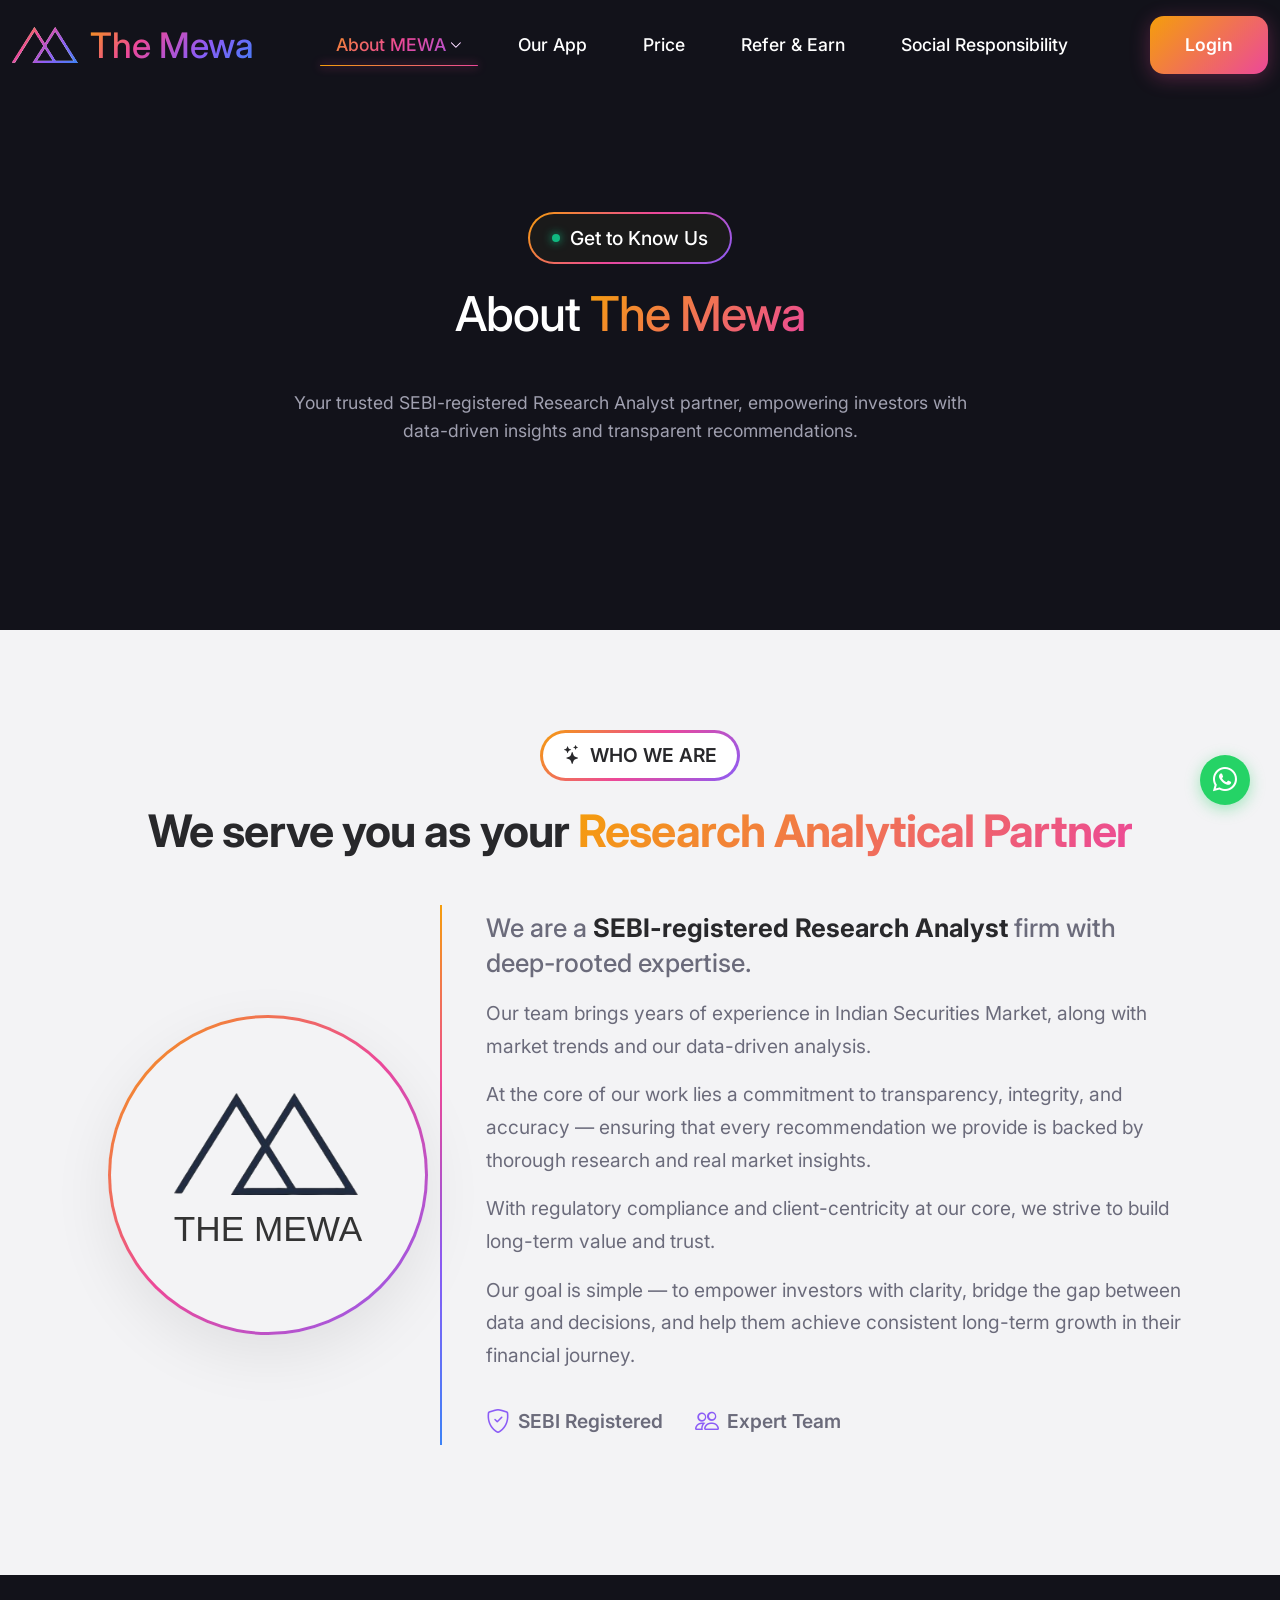
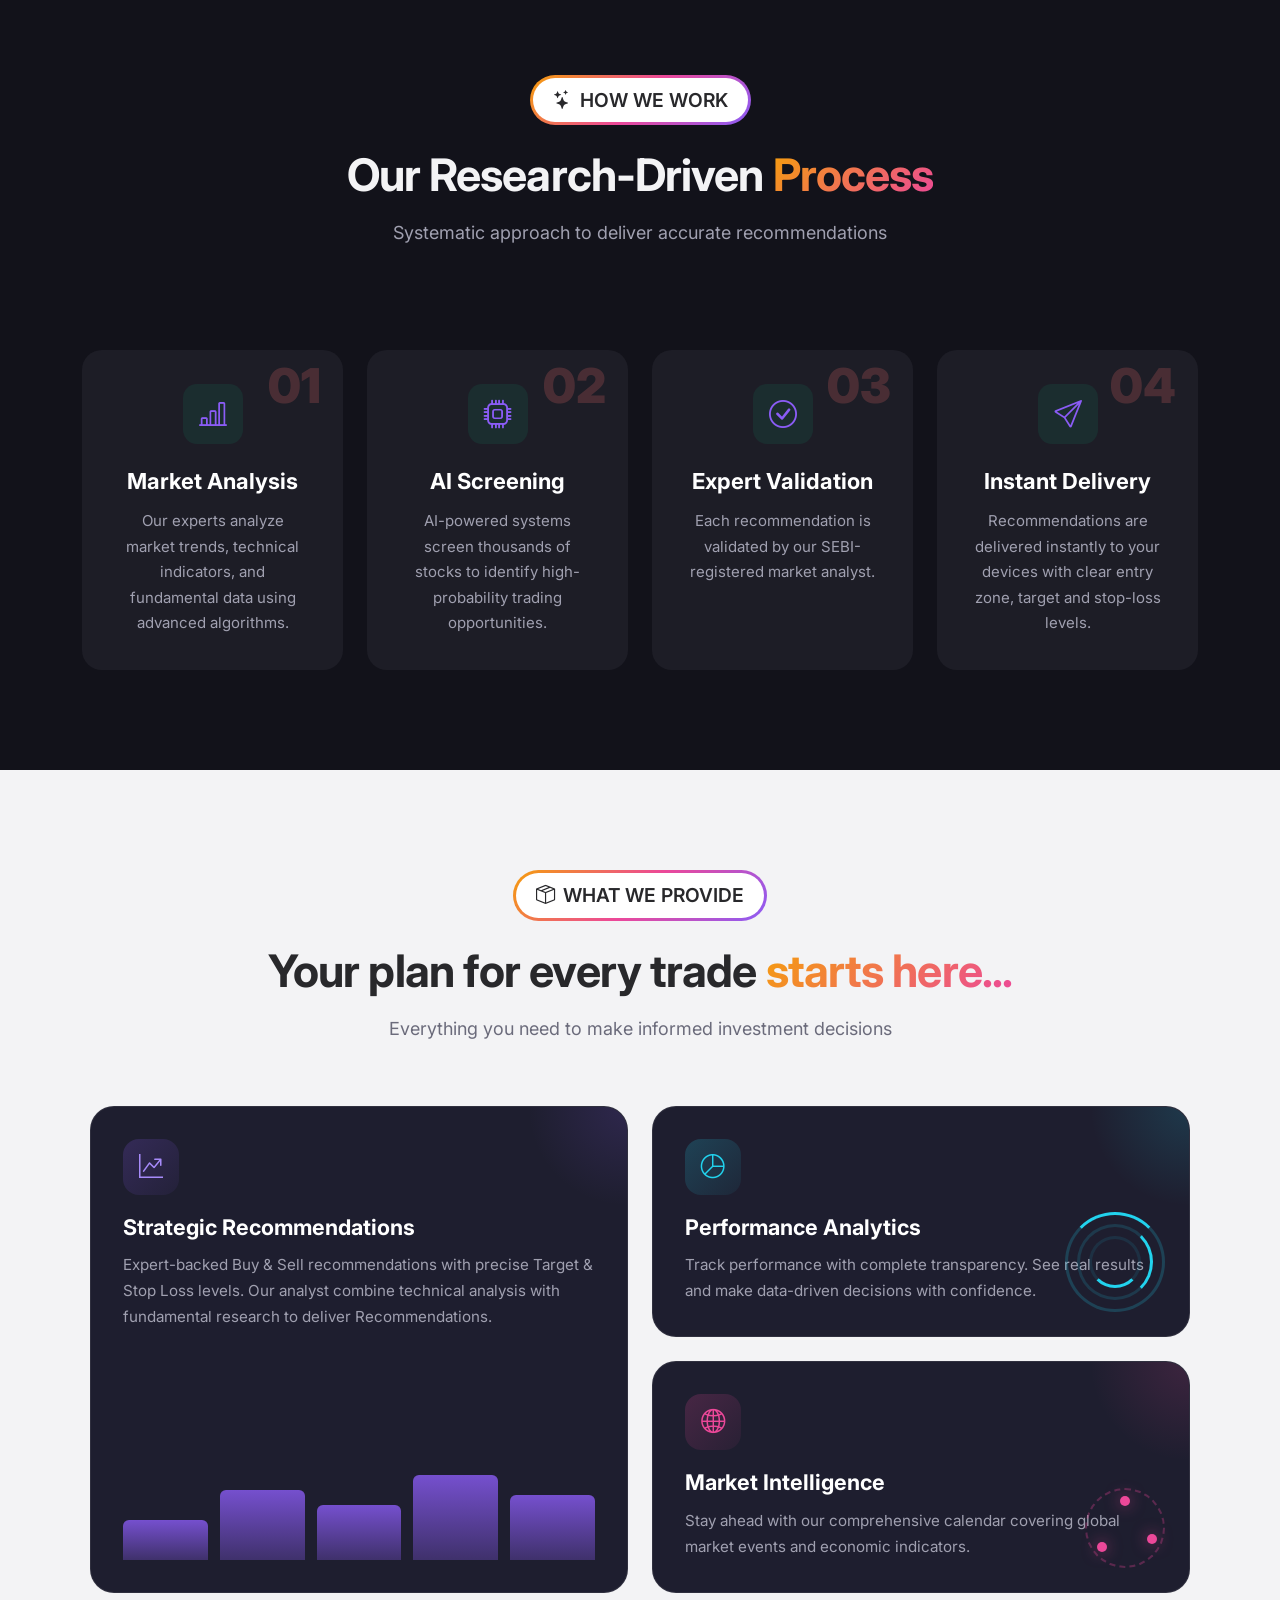
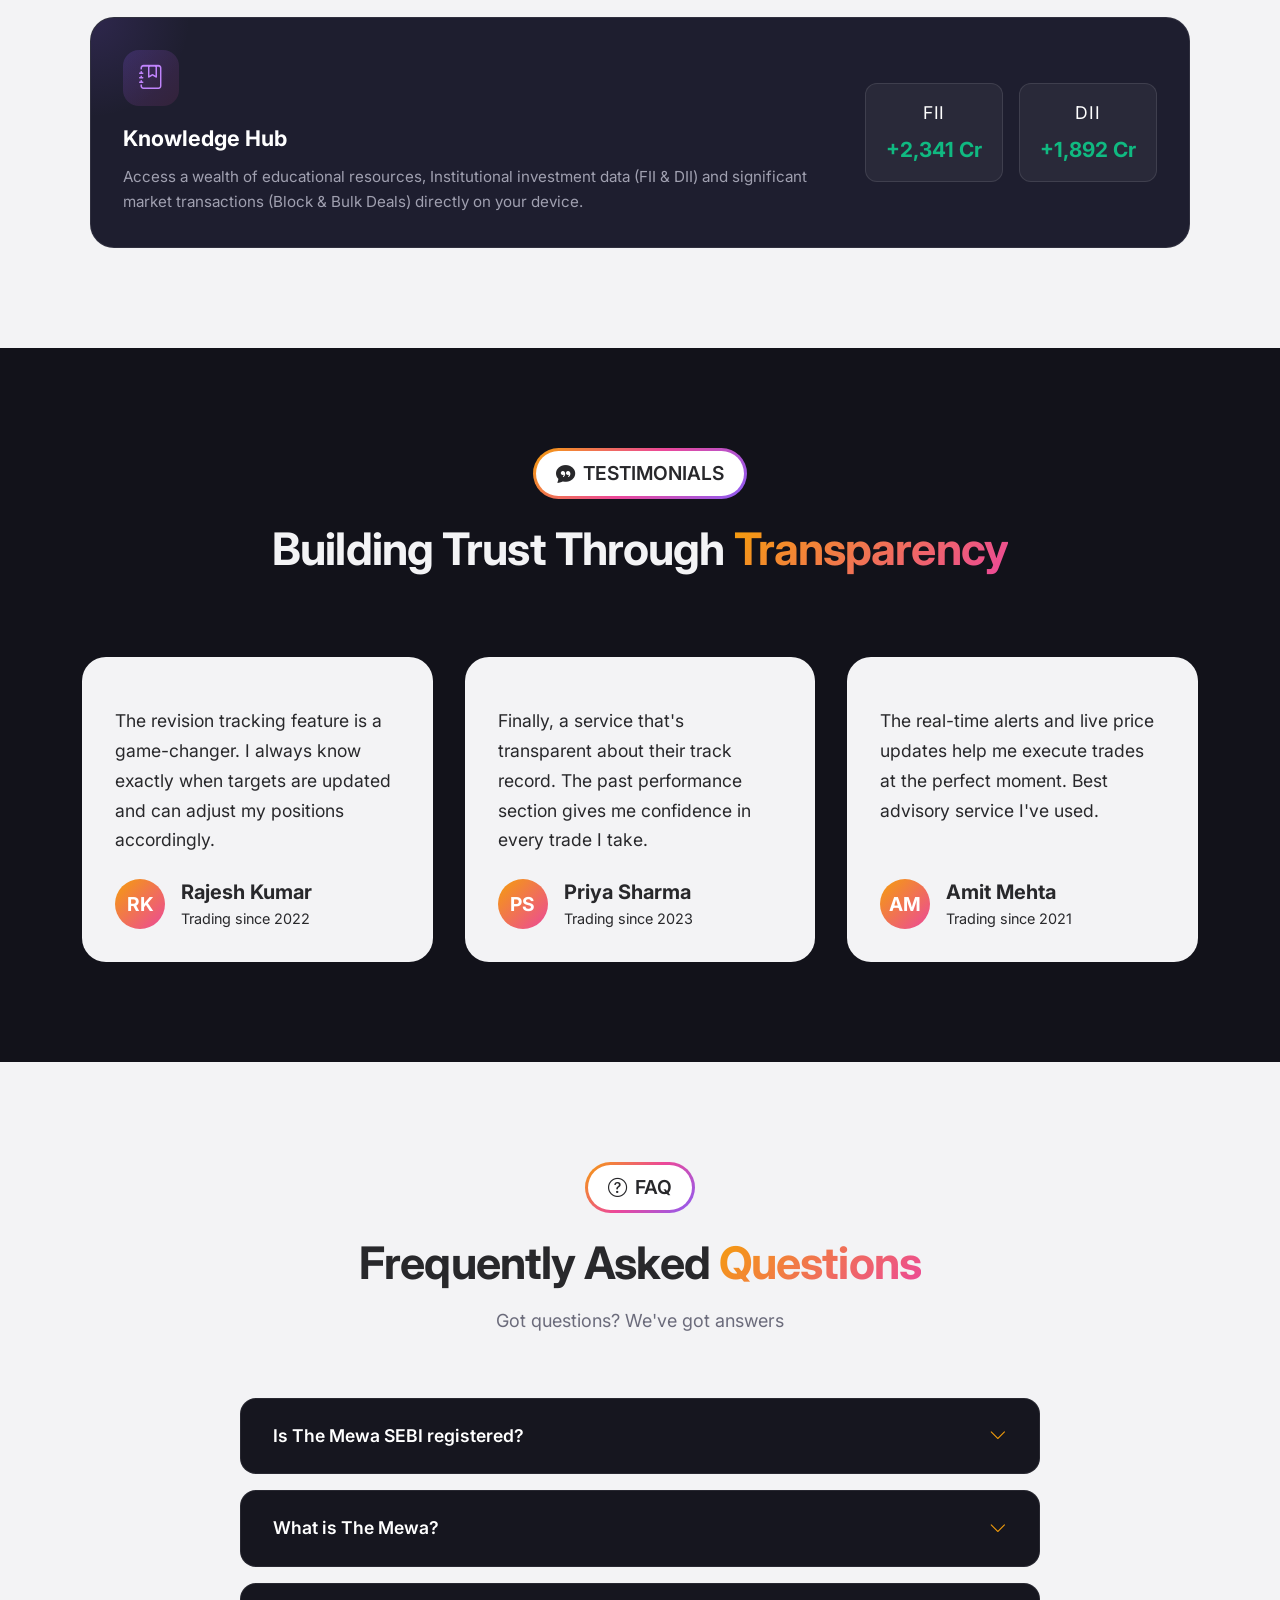
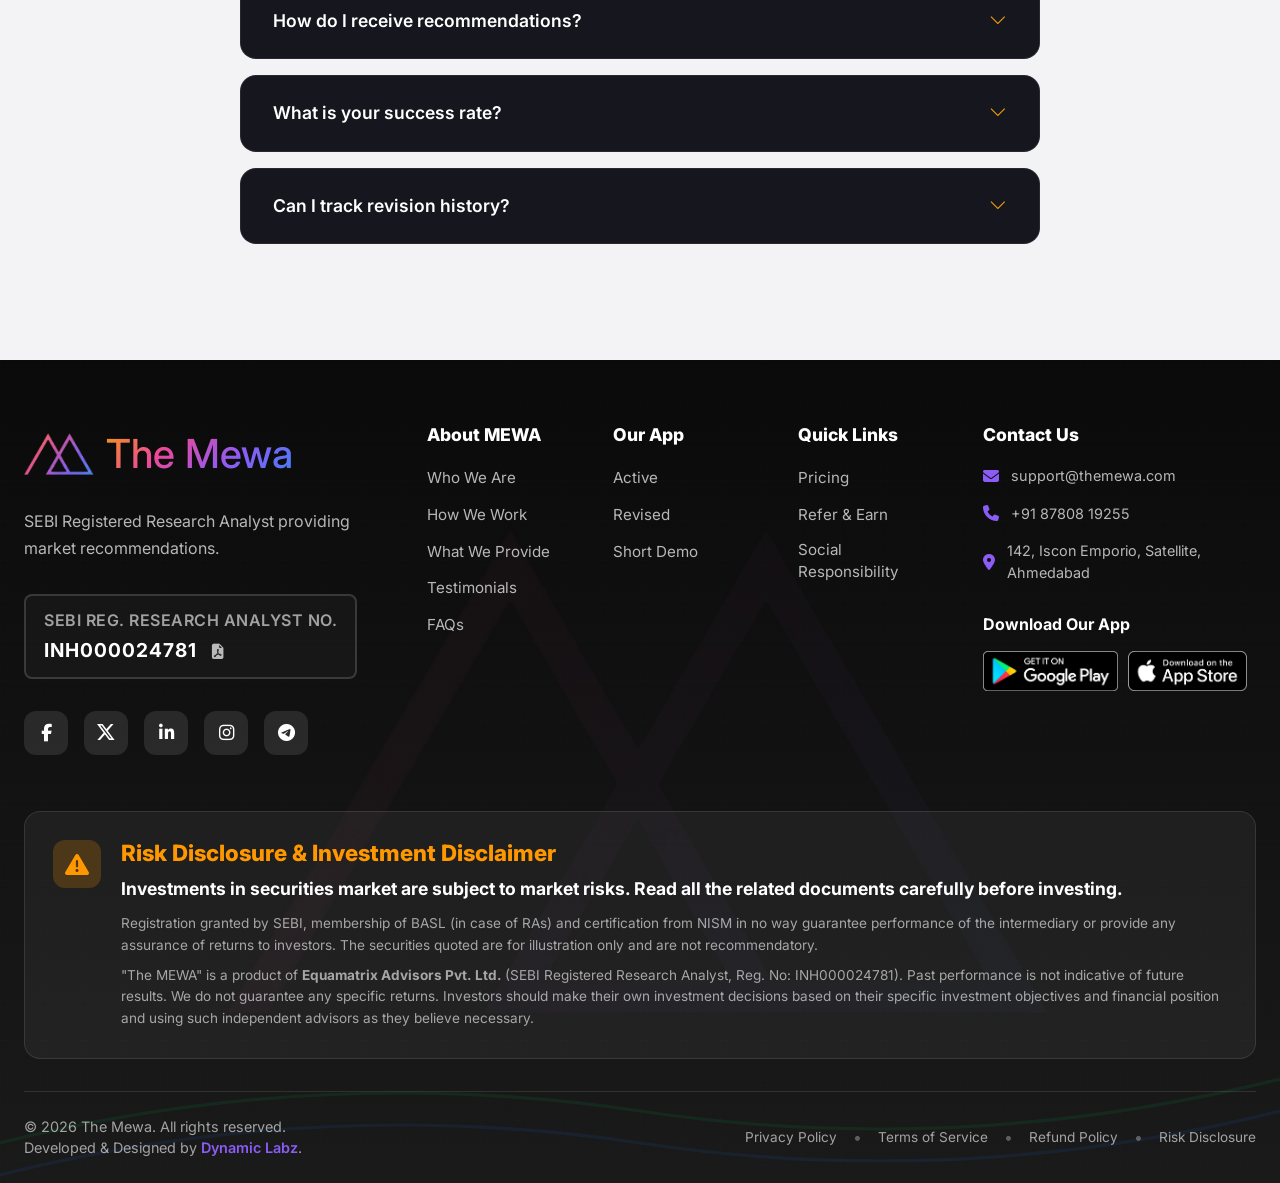
<file: about-mewa.html>
<!DOCTYPE html>
<html lang="en" data-theme="dark">
<head>
    <meta charset="UTF-8">
    <meta name="viewport" content="width=device-width, initial-scale=1.0">
    <title>The Mewa - About MEWA</title>
    <link rel="icon" href="images/favicon2.ico" type="image/x-icon">

    <link href="https://cdn.jsdelivr.net/npm/bootstrap@5.3.0/dist/css/bootstrap.min.css" rel="stylesheet">
    <link href="https://cdn.jsdelivr.net/npm/bootstrap-icons@1.11.0/font/bootstrap-icons.css" rel="stylesheet">
    <link href="https://cdnjs.cloudflare.com/ajax/libs/font-awesome/6.4.0/css/all.min.css" rel="stylesheet">
    <link href="https://fonts.googleapis.com/css2?family=Inter:wght@400;500;600;700;800;900&display=swap" rel="stylesheet">

    <!-- <link href="styles.css" rel="stylesheet"> -->
    <link href="navbar.css" rel="stylesheet">
    <link href="WhatsApp-GoToTop.css" rel="stylesheet">
    <link href="footer.css" rel="stylesheet">

    <link href="home.css" rel="stylesheet">
    <link href="about-mewa.css" rel="stylesheet">
</head>
<body>

    <!-- Navbar -->
    <nav class="navbar-custom">
        <div class="container">
            <div class="navbar-wrapper d-flex justify-content-between align-items-center">
                <a href="index.html" class="navbar-brand">
                    <span class="logo-wrapper">
                        <img src="images/WhiteLogo.png" alt="Logo">
                    </span>
                    <span class="brand-text" data-text="The Mewa">The Mewa</span>
                </a>
    
                <div class="nav-links-desktop d-none d-lg-flex align-items-center gap-4">
                    <div class="nav-dropdown">
                        <a href="about-mewa.html" class="nav-link-custom">
                            About MEWA <i class="bi bi-chevron-down"></i>
                        </a>
                        <div class="dropdown-menu-custom">
                            <a href="about-mewa.html#who-we-are" class="dropdown-item-custom">Who We Are</a>
                            <a href="about-mewa.html#how-we-work" class="dropdown-item-custom">How We Work</a>
                            <a href="about-mewa.html#what-we-provide" class="dropdown-item-custom">What We Provide</a>
                            <a href="about-mewa.html#testimonials" class="dropdown-item-custom">Testimonials</a>
                            <a href="about-mewa.html#faq" class="dropdown-item-custom">FAQs</a>
                        </div>
                    </div>
    
                    <div class="nav-dropdown">
                        <a href="our-app.html" class="nav-link-custom">
                            Our App
                        </a>
                    </div>
    
                    <a href="pricing.html" class="nav-link-custom">Price</a>
                    <a href="refer&earn.html" class="nav-link-custom">Refer & Earn</a>
                    <a href="social-responsibility.html" class="nav-link-custom">Social Responsibility</a>
                </div>
    
                <div class="navbar-actions d-flex align-items-center gap-3">
                    <a href="#login" class="btn-gradient btn-login d-none d-sm-inline-block">Login</a>
    
                    <button class="mobile-menu-toggle" id="mobileMenuToggle" aria-label="Toggle navigation">
                        <span class="hamburger-line"></span>
                        <span class="hamburger-line"></span>
                        <span class="hamburger-line"></span>
                    </button>
                </div>
            </div>
    
            <div class="mobile-nav-menu" id="mobileNavMenu">
                <div class="mobile-nav-content">
                    <div class="mobile-nav-dropdown w-100">
                        <div class="mobile-nav-link border-0 p-0 d-flex align-items-center justify-content-between">
                            <a href="about-mewa.html" class="text-decoration-none text-white flex-grow-1 py-2">
                                About MEWA
                            </a>
                
                            <button class="mobile-dropdown-toggle bg-transparent border-0 text-white p-2">
                                <i class="bi bi-chevron-down"></i>
                            </button>
                        </div>

                        <div class="mobile-dropdown-menu">
                            <a href="about-mewa.html#who-we-are" class="mobile-dropdown-item">Who We Are</a>
                            <a href="about-mewa.html#how-we-work" class="mobile-dropdown-item">How We Work</a>
                            <a href="about-mewa.html#what-we-provide" class="mobile-dropdown-item">What We Provide</a>
                            <a href="about-mewa.html#testimonials" class="mobile-dropdown-item">Testimonials</a>
                            <a href="about-mewa.html#faq" class="mobile-dropdown-item">FAQs</a>
                        </div>
                    </div>
    
                    <a href="our-app.html" class="mobile-nav-link">Our App</a>
                    <a href="pricing.html" class="mobile-nav-link">Price</a>
                    <a href="refer&earn.html" class="mobile-nav-link">Refer & Earn</a>
                    <a href="social-responsibility.html" class="mobile-nav-link">Social Responsibility</a>
    
                    <a href="#login" class="btn-gradient mobile-login-btn">Login</a>
                </div>
            </div>
        </div>
    </nav>

    <!-- Hero Section for About MEWA -->
    <section class="hero-section" style="min-height: 70vh;">
        <div class="container">
            <div class="hero-content" style="text-align: center; max-width: 800px; margin: 0 auto;">
                <div class="hero-badge" style="margin: 0 auto 1.5rem;">
                    <span class="hero-badge-dot"></span>
                    Get to Know Us
                </div>
                <h1 class="hero-title" style="text-align: center;">
                    About
                    <span class="gradient-text">The Mewa</span>
                </h1>
                <p class="hero-subtitle" style="max-width: 700px; margin: 0 auto 2rem; text-align: center;">
                    Your trusted SEBI-registered Research Analyst partner, empowering investors with data-driven insights and transparent recommendations.
                </p>
            </div>
        </div>
    </section>

    <!-- Who We Are Section -->
    <section class="who-we-are-section" id="who-we-are">
        <div class=""></div>
        <div class="container">
            <div class="section-header">
                <div class="section-badge"><i class="bi bi-stars"></i>Who We Are</div>
                <h2 class="section-title">We serve you as your <span class="gradient-text">Research Analytical
                        Partner</span></h2>
            </div>
            <div class="container">
                <div class="row align-items-center">

                    <div class="col-lg-4">
                        <div class="counter-section">
                            <div class="counter-circle">
                                <img src="images/LogoBlack.png" alt="The Mewa Logo" class="counter-logo">
                                <span class="the-mewa-text">THE MEWA</span>
                            </div>
                        </div>
                    </div>
    
                    <div class="col-lg-8 mb-4 mb-lg-0">
                        <div class="about-content">
                            <p class="about-section-head">We are a <b>SEBI-registered Research Analyst</b> firm with
                                deep-rooted expertise.</p>
                            <ul>
                                <li>
                                    <p class="section-text">Our team brings years of experience in Indian Securities Market,
                                        along with market trends
                                        and our data-driven analysis.</p>
                                </li>
    
                                <li>
                                    <p class="section-text">At the core of our work lies a commitment to transparency,
                                        integrity, and accuracy —
                                        ensuring that every recommendation we provide is backed by thorough research and
                                        real market insights.</p>
                                </li>
    
                                <li>
                                    <p class="section-text">With regulatory compliance and client-centricity at our core, we
                                        strive to build long-term
                                        value and trust.</p>
                                </li>
    
                                <li>
                                    <p class="section-text">Our goal is simple — to empower investors with clarity, bridge
                                        the gap between data and
                                        decisions, and help them achieve consistent long-term growth in their financial
                                        journey.</p>
    
                                </li>
                            </ul>
    
                            <div class="about-features">
                                <div class="feature-item">
                                    <i class="bi bi-shield-check"></i>
                                    <span>SEBI Registered</span>
                                </div>
                                <!-- <div class="feature-item">
                                    <i class="bi bi-award"></i>
                                    <span>Award Winning</span>
                                </div> -->
                                <div class="feature-item">
                                    <i class="bi bi-people"></i>
                                    <span>Expert Team</span>
                                </div>
                            </div>
                        </div>
                    </div>
                </div>
            </div>
        </div>
    </section>
    
    <!-- How We Work Section -->
    <section class="how-we-work-section" id="how-we-work">
        <div class="container">
    
            <div class="section-header">
                <div class="section-badge"><i class="bi bi-stars"></i>How We Work</div>
                <h2 class="section-title">Our Research-Driven <span class="gradient-text">Process</span></h2>
                <p class="section-subtitle">Systematic approach to deliver accurate recommendations</p>
            </div>
    
            <div class="row g-4 mt-5">
                <div class="col-12 col-md-6 col-lg-3">
                    <div class="process-card fade-up">
                        <div class="process-number">01</div>
                        <div class="process-icon-wrapper">
                            <i class="bi bi-bar-chart-line"></i>
                        </div>
                        <h3 class="process-title">Market Analysis</h3>
                        <p class="process-description">Our experts analyze market trends, technical indicators, and
                            fundamental data using advanced algorithms.</p>
                    </div>
                </div>
                <div class="col-12 col-md-6 col-lg-3">
                    <div class="process-card fade-up" style="animation-delay: 0.1s;">
                        <div class="process-number">02</div>
                        <div class="process-icon-wrapper">
                            <i class="bi bi-cpu"></i>
                        </div>
                        <h3 class="process-title">AI Screening</h3>
                        <p class="process-description">AI-powered systems screen thousands of stocks to identify
                            high-probability trading opportunities.</p>
                    </div>
                </div>
                <div class="col-12 col-md-6 col-lg-3">
                    <div class="process-card fade-up" style="animation-delay: 0.2s;">
                        <div class="process-number">03</div>
                        <div class="process-icon-wrapper">
                            <i class="bi bi-check-circle"></i>
                        </div>
                        <h3 class="process-title">Expert Validation</h3>
                        <p class="process-description">Each recommendation is validated by our SEBI-registered market
                            analyst.</p>
                    </div>
                </div>
                <div class="col-12 col-md-6 col-lg-3">
                    <div class="process-card fade-up" style="animation-delay: 0.3s;">
                        <div class="process-number">04</div>
                        <div class="process-icon-wrapper">
                            <i class="bi bi-send"></i>
                        </div>
                        <h3 class="process-title">Instant Delivery</h3>
                        <p class="process-description">Recommendations are delivered instantly to your devices with clear entry zone, target and stop-loss levels.</p>
                    </div>
                </div>
            </div>
        </div>
    </section>

    <!-- What We Provide Section -->
    <section class="what-we-provide-section" id="what-we-provide">
    
        <div class="container">
            <!-- Section Header -->
            <div class="section-header">
                <div class="section-badge"><i class="bi bi-box-seam"></i>What We Provide</div>
                <h2 class="section-title">Your plan for every trade <span class="gradient-text">starts here...</span></h2>
                <p class="section-subtitle">Everything you need to make informed investment decisions</p>
            </div>
    
            <!-- Bento Grid -->
            <div class="provide-bento-grid">
                <!-- Large Card - Strategic Recommendations -->
                <div class="bento-card bento-large fade-up">
                    <div class="card-glow"></div>
                    <div class="bento-icon">
                        <i class="bi bi-graph-up-arrow"></i>
                    </div>
                    <h3 class="bento-title">Strategic Recommendations</h3>
                    <p class="bento-desc">Expert-backed Buy & Sell recommendations with precise Target & Stop Loss levels.
                        Our analyst combine technical analysis with fundamental research to deliver Recommendations.</p>
    
                    <!-- Animated Chart Bars -->
                    <div class="bento-visual">
                        <div class="chart-bars">
                            <div class="bar bar-1"></div>
                            <div class="bar bar-2"></div>
                            <div class="bar bar-3"></div>
                            <div class="bar bar-4"></div>
                            <div class="bar bar-5"></div>
                        </div>
                    </div>
                </div>
    
                <!-- Medium Card - Performance Analytics -->
                <div class="bento-card bento-medium fade-up" style="animation-delay: 0.1s;">
                    <div class="card-glow"
                        style="background: radial-gradient(circle, rgba(34, 211, 238, 0.15), transparent 70%);"></div>
                    <div class="bento-icon icon-cyan">
                        <i class="bi bi-pie-chart"></i>
                    </div>
                    <h3 class="bento-title">Performance Analytics</h3>
                    <p class="bento-desc">Track performance with complete transparency. See real results and make data-driven decisions with confidence.</p>

                    <!-- Animated Rings -->
                    <div class="analytics-rings">
                        <div class="ring ring-outer"></div>
                        <div class="ring ring-middle"></div>
                        <div class="ring ring-inner"></div>
                        <!-- <span class="ring-value">94%</span> -->
                    </div>
                    
                </div>
    
                <!-- Medium Card - Market Intelligence -->
                <div class="bento-card bento-medium fade-up" style="animation-delay: 0.2s;">
                    <div class="card-glow"
                        style="background: radial-gradient(circle, rgba(236, 72, 153, 0.15), transparent 70%);"></div>
                    <div class="bento-icon icon-pink">
                        <i class="bi bi-globe2"></i>
                    </div>
                    <h3 class="bento-title">Market Intelligence</h3>
                    <p class="bento-desc">Stay ahead with our comprehensive calendar covering global market events and
                        economic indicators.</p>
    
                    <!-- Globe Visual -->
                    <div class="globe-visual">
                        <div class="globe-ring"></div>
                        <div class="globe-dot dot-1"></div>
                        <div class="globe-dot dot-2"></div>
                        <div class="globe-dot dot-3"></div>
                    </div>
                </div>
    
                <!-- Wide Card - Knowledge Hub -->
                <div class="bento-card bento-wide fade-up" style="animation-delay: 0.3s;">
                    <div class="card-glow" style="left: -100px; right: auto;"></div>
                    <div class="bento-content-row">
                        <div class="bento-text">
                            <div class="bento-icon icon-gradient">
                                <i class="bi bi-journal-bookmark"></i>
                            </div>
                            <h3 class="bento-title">Knowledge Hub</h3>
                            <p class="bento-desc">Access a wealth of educational resources, Institutional investment data
                                (FII & DII) and significant market transactions (Block & Bulk Deals) directly on your
                                device.</p>
                        </div>
                        <div class="knowledge-visual">
                            <div class="data-cards">
                                <div class="data-card">
                                    <span class="data-label">FII</span>
                                    <span class="data-value positive">+2,341 Cr</span>
                                </div>
                                <div class="data-card">
                                    <span class="data-label">DII</span>
                                    <span class="data-value positive">+1,892 Cr</span>
                                </div>
                            </div>
                        </div>
                    </div>
                </div>
            </div>
        </div>
    </section>

    <!-- Testimonials Section -->
    <section class="testimonials-section" id="testimonials">
        <div class="container">
            <div class="section-header">
                <div class="section-badge"><i class="bi bi-chat-quote-fill"></i> Testimonials</div>
                <h2 class="section-title">Building Trust Through <span class="gradient-text">Transparency</span></h2>
            </div>
            <div class="testimonials-grid">
                <div class="testimonial-card fade-up">
                    <div class="testimonial-quote">
                        <!-- <img src="images/testimonial.png" alt="testimonial-icon" /> -->
                    </div>
                    <p class="testimonial-text">The revision tracking feature is a game-changer. I always know exactly when
                        targets are updated and can adjust my positions accordingly.</p>
                    <div class="testimonial-author">
                        <div class="testimonial-avatar">RK</div>
                        <div class="testimonial-info">
                            <h5>Rajesh Kumar</h5>
                            <p>Trading since 2022</p>
                        </div>
                    </div>
                </div>
                <div class="testimonial-card fade-up">
                    <div class="testimonial-quote">
                        <!-- <img src="images/testimonial.png" alt="testimonial-icon" /> -->
                    </div>
                    <p class="testimonial-text">Finally, a service that's transparent about their track record. The past
                        performance section gives me confidence in every trade I take.</p>
                    <div class="testimonial-author">
                        <div class="testimonial-avatar">PS</div>
                        <div class="testimonial-info">
                            <h5>Priya Sharma</h5>
                            <p>Trading since 2023</p>
                        </div>
                    </div>
                </div>
                <div class="testimonial-card fade-up">
                    <div class="testimonial-quote">
                        <!-- <img src="images/testimonial.png" alt="testimonial-icon" /> -->
                    </div>
                    <p class="testimonial-text">The real-time alerts and live price updates help me execute trades at the
                        perfect moment. Best advisory service I've used.</p>
                    <div class="testimonial-author">
                        <div class="testimonial-avatar">AM</div>
                        <div class="testimonial-info">
                            <h5>Amit Mehta</h5>
                            <p>Trading since 2021</p>
                        </div>
                    </div>
                </div>
            </div>
        </div>
    </section>

    <!-- FAQ Section -->
    <section class="faq-section" id="faq">
        <div class="container">
            <div class="section-header">
                <div class="section-badge"><i class="bi bi-question-circle"></i>Faq</div>
                <h2 class="section-title">Frequently Asked <span class="gradient-text">Questions</span></h2>
                <p class="section-subtitle">Got questions? We've got answers</p>
            </div>
            <div class="faq-container">
                <div class="faq-item">
                    <div class="faq-question">
                        Is The Mewa SEBI registered?
                        <i class="bi bi-chevron-down"></i>
                    </div>
                    <div class="faq-answer">
                        <p>Yes, The Mewa is fully SEBI registered as a Research Analyst. We comply with all regulatory
                            requirements and maintain complete transparency in our operations and recommendations.</p>
                    </div>
                </div>
                <div class="faq-item">
                    <div class="faq-question">
                        What is The Mewa?
                        <i class="bi bi-chevron-down"></i>
                    </div>
                    <div class="faq-answer">
                        <p>The Mewa is a SEBI-registered stock recommendation platform that provides expert-curated buy/sell
                            calls with real-time tracking, revision history, and detailed research reports to help you make
                            informed trading decisions.</p>
                    </div>
                </div>
                <div class="faq-item">
                    <div class="faq-question">
                        How do I receive recommendations?
                        <i class="bi bi-chevron-down"></i>
                    </div>
                    <div class="faq-answer">
                        <p>You'll receive instant notifications via our mobile app and web platform whenever a new
                            recommendation is published. Each alert includes the stock name, action (buy/sell), entry price
                            range, target, and stop loss.</p>
                    </div>
                </div>
                <div class="faq-item">
                    <div class="faq-question">
                        What is your success rate?
                        <i class="bi bi-chevron-down"></i>
                    </div>
                    <div class="faq-answer">
                        <p>Our historical success rate is approximately 87% over the last 6 months. You can view our
                            complete track record in the Past Performance section, which is updated in real-time with every
                            trade outcome.</p>
                    </div>
                </div>
                <div class="faq-item">
                    <div class="faq-question">
                        Can I track revision history?
                        <i class="bi bi-chevron-down"></i>
                    </div>
                    <div class="faq-answer">
                        <p>Every recommendation card shows complete revision history. You can see when targets or stop
                            losses were updated, the previous values, and timestamps for each change - ensuring full
                            transparency.</p>
                    </div>
                </div>
            </div>
        </div>
    </section>

    <!-- Footer -->
    <footer class="footer-market">
        <div class="footer-grid-bg"></div>
    
        <div class="container-custom">
            <div class="footer-main">
                <!-- Brand Column -->
                <div class="footer-column brand-column">
                    <div class="footer-logo">
                        <img src="images/brand-logo.png" alt="The Mewa Logo" class="footer-brand-logo">
                        <span class="footer-brand-name">The Mewa</span>
                    </div>
                    <p class="footer-tagline">SEBI Registered Research Analyst providing market recommendations.</p>
    
                    <!-- SEBI Badge -->
                    <!-- <div class="sebi-credential-card">
                        <div class="credential-label">SEBI Reg. Research Analyst No.</div>
                        <div class="credential-value">INH000024781</div>
                    </div> -->

                    <a href="sebi-registration.pdf" target="_blank" class="sebi-credential-card"
                        style="text-decoration: none; cursor: pointer; display: block;">
                    
                        <div class="credential-label">SEBI Reg. Research Analyst No.</div>
                        <div class="credential-value">INH000024781 <i class="bi bi-file-earmark-pdf-fill ms-2"
                                style="font-size: 0.8em; opacity: 0.7;"></i></div>
                    </a>
    
                    <div class="social-links-footer">
                        <a href="#" class="social-link" aria-label="Facebook">
                            <i class="fab fa-facebook-f"></i>
                        </a>
                        <a href="#" class="social-link" aria-label="Twitter">
                            <i class="bi bi-twitter-x"></i>
                        </a>
                        <a href="#" class="social-link" aria-label="LinkedIn">
                            <i class="fab fa-linkedin-in"></i>
                        </a>
                        <a href="#" class="social-link" aria-label="Instagram">
                            <i class="fab fa-instagram"></i>
                        </a>
                        <a href="#" class="social-link" aria-label="Telegram">
                            <i class="fab fa-telegram-plane"></i>
                        </a>
                    </div>
                </div>
    
                <!-- About MEWA -->
                <div class="footer-column">
                    <h3 class="footer-heading">About MEWA</h3>
                    <ul class="footer-links">
                        <li><a href="about-mewa.html#who-we-are">Who We Are</a></li>
                        <li><a href="about-mewa.html#how-we-work">How We Work</a></li>
                        <li><a href="about-mewa.html#what-we-provide">What We Provide</a></li>
                        <li><a href="about-mewa.html#testimonials">Testimonials</a></li>
                        <li><a href="about-mewa.html#faq">FAQs</a></li>
                    </ul>
                </div>
    
                <!-- Our App -->
                <div class="footer-column">
                    <h3 class="footer-heading">Our App</h3>
                    <ul class="footer-links">
                        <li><a href="#active">Active</a></li>
                        <li><a href="#revised">Revised</a></li>
                        <li><a href="#short-demo">Short Demo</a></li>
                    </ul>
                </div>
    
                <!-- Quick Links -->
                <div class="footer-column">
                    <h3 class="footer-heading">Quick Links</h3>
                    <ul class="footer-links">
                        <li><a href="pricing.html">Pricing</a></li>
                        <li><a href="refer&earn.html">Refer & Earn</a></li>
                        <li><a href="social-responsibility.html">Social Responsibility</a></li>
                    </ul>
                </div>
    
                <!-- Contact & App Downloads -->
                <div class="footer-column">
                    <h3 class="footer-heading">Contact Us</h3>
                
                    <div class="contact-info-footer">
                        <a href="mailto:support@themewa.com" class="contact-item-footer">
                            <i class="fas fa-envelope"></i>
                            <span>support@themewa.com</span>
                        </a>
                        <a href="tel:+918780819255" class="contact-item-footer">
                            <i class="fas fa-phone"></i>
                            <span>+91 87808 19255</span>
                        </a>
                        <a href="https://maps.app.goo.gl/qjZXKxinztZGzN3S7" target="_blank"
                            class="contact-item-footer">
                            <i class="fas fa-map-marker-alt"></i>
                            <span>142, Iscon Emporio, Satellite, Ahmedabad</span>
                        </a>
                    </div>
    
                    <div class="app-downloads-footer">
                        <h4 class="download-heading">Download Our App</h4>
                        <div class="store-badges">
                            <a href="#" class="store-badge-link">
                                <img src="images/google-play.png" alt="Get it on Google Play">
                            </a>
                            <a href="#" class="store-badge-link">
                                <img src="images/app-store.png" alt="Download on the App Store">
                            </a>
                        </div>
                    </div>
                </div>
            </div>
    
            <!-- Disclaimer Section -->
            <div class="footer-disclaimer">
                <div class="disclaimer-icon">
                    <i class="fas fa-exclamation-triangle"></i>
                </div>
                <div class="disclaimer-content">
                    <h4 class="disclaimer-title">Risk Disclosure & Investment Disclaimer</h4>
            
                    <p class="disclaimer-text" style="margin-bottom: 10px; color: #ffffff; font-size: 1.1rem;">
                        <strong>Investments in securities market are subject to market risks. Read all the related documents carefully before investing.</strong>
                    </p>
            
                    <p class="disclaimer-text">
                        Registration granted by SEBI, membership of BASL (in case of RAs) and certification from NISM in no way
                        guarantee performance of the intermediary or provide any assurance of returns to investors.
                        The securities quoted are for illustration only and are not recommendatory.
                    </p>
            
                    <p class="disclaimer-text" style="margin-top: 8px;">
                        "The MEWA" is a product of <b>Equamatrix Advisors Pvt. Ltd. </b>(SEBI Registered Research Analyst, Reg. No: INH000024781).
                        Past performance is not indicative of future results.
                        We do not guarantee any specific returns. Investors should make their own investment decisions based on their
                        specific investment objectives and financial position and using such independent advisors as they believe necessary.
                    </p>
                </div>
            </div>
    
            <!-- Footer Bottom -->
            <div class="footer-bottom">
                <div class="footer-bottom-left">
                    <p>&copy; 2026 The Mewa. All rights reserved.</p>
                    <p>Developed & Designed by <strong><a href="https://www.dynamiclabz.net/" target="_blank">Dynamic Labz</a></strong>.</p>
                </div>
                <div class="footer-bottom-right">
                    <a href="#">Privacy Policy</a>
                    <span class="separator">•</span>
                    <a href="#">Terms of Service</a>
                    <span class="separator">•</span>
                    <a href="#">Refund Policy</a>
                    <span class="separator">•</span>
                    <a href="#">Risk Disclosure</a>
                </div>
            </div>
        </div>
    
        <!-- Floating Chart Decoration -->
        <div class="footer-chart-decoration">
            <svg viewBox="0 0 800 200" preserveAspectRatio="none">
                <defs>
                    <linearGradient id="footerGradient" x1="0%" y1="0%" x2="100%" y2="0%">
                        <stop offset="0%" style="stop-color:rgba(0,200,83,0.1);stop-opacity:1" />
                        <stop offset="50%" style="stop-color:rgba(41,121,255,0.1);stop-opacity:1" />
                        <stop offset="100%" style="stop-color:rgba(124,77,255,0.1);stop-opacity:1" />
                    </linearGradient>
                </defs>
                <path d="M0,100 Q200,50 400,80 T800,60" stroke="rgba(0,200,83,0.3)" stroke-width="2" fill="none" />
                <path d="M0,120 Q200,70 400,100 T800,80" stroke="rgba(41,121,255,0.3)" stroke-width="2" fill="none" />
            </svg>
        </div>
    </footer>

    <!-- WhatsApp Floating Button -->
    <a href="https://wa.me/919876543210?text=Hello%20The%20Mewa,%20I%20am%20interested%20in%20your%20services." 
       class="whatsapp-float-btn" 
       target="_blank" 
       aria-label="Chat on WhatsApp">
        <i class="bi bi-whatsapp"></i>
    </a>

    <!-- Back-to-top Functionality -->
    <button id="backToTopBtn" class="back-to-top-btn" aria-label="Back to Top">
        <svg class="progress-ring" width="50" height="50" viewBox="0 0 50 50">
            <defs>
                <linearGradient id="progressGradient" x1="0%" y1="0%" x2="100%" y2="100%">
                    <stop offset="0%" stop-color="#f59e0b" />
                    <stop offset="50%" stop-color="#ec4899" />
                    <stop offset="100%" stop-color="#3b82f6" />
                </linearGradient>
            </defs>
            <circle class="progress-ring__circle" stroke="url(#progressGradient)" stroke-width="3" fill="transparent" r="23"
                cx="25" cy="25" />
        </svg>
        <i class="bi bi-arrow-up"></i>
    </button>

    <script src="https://cdn.jsdelivr.net/npm/bootstrap@5.3.0/dist/js/bootstrap.bundle.min.js"></script>
    <script src="script.js"></script>
    
</body>
</html>
</file>
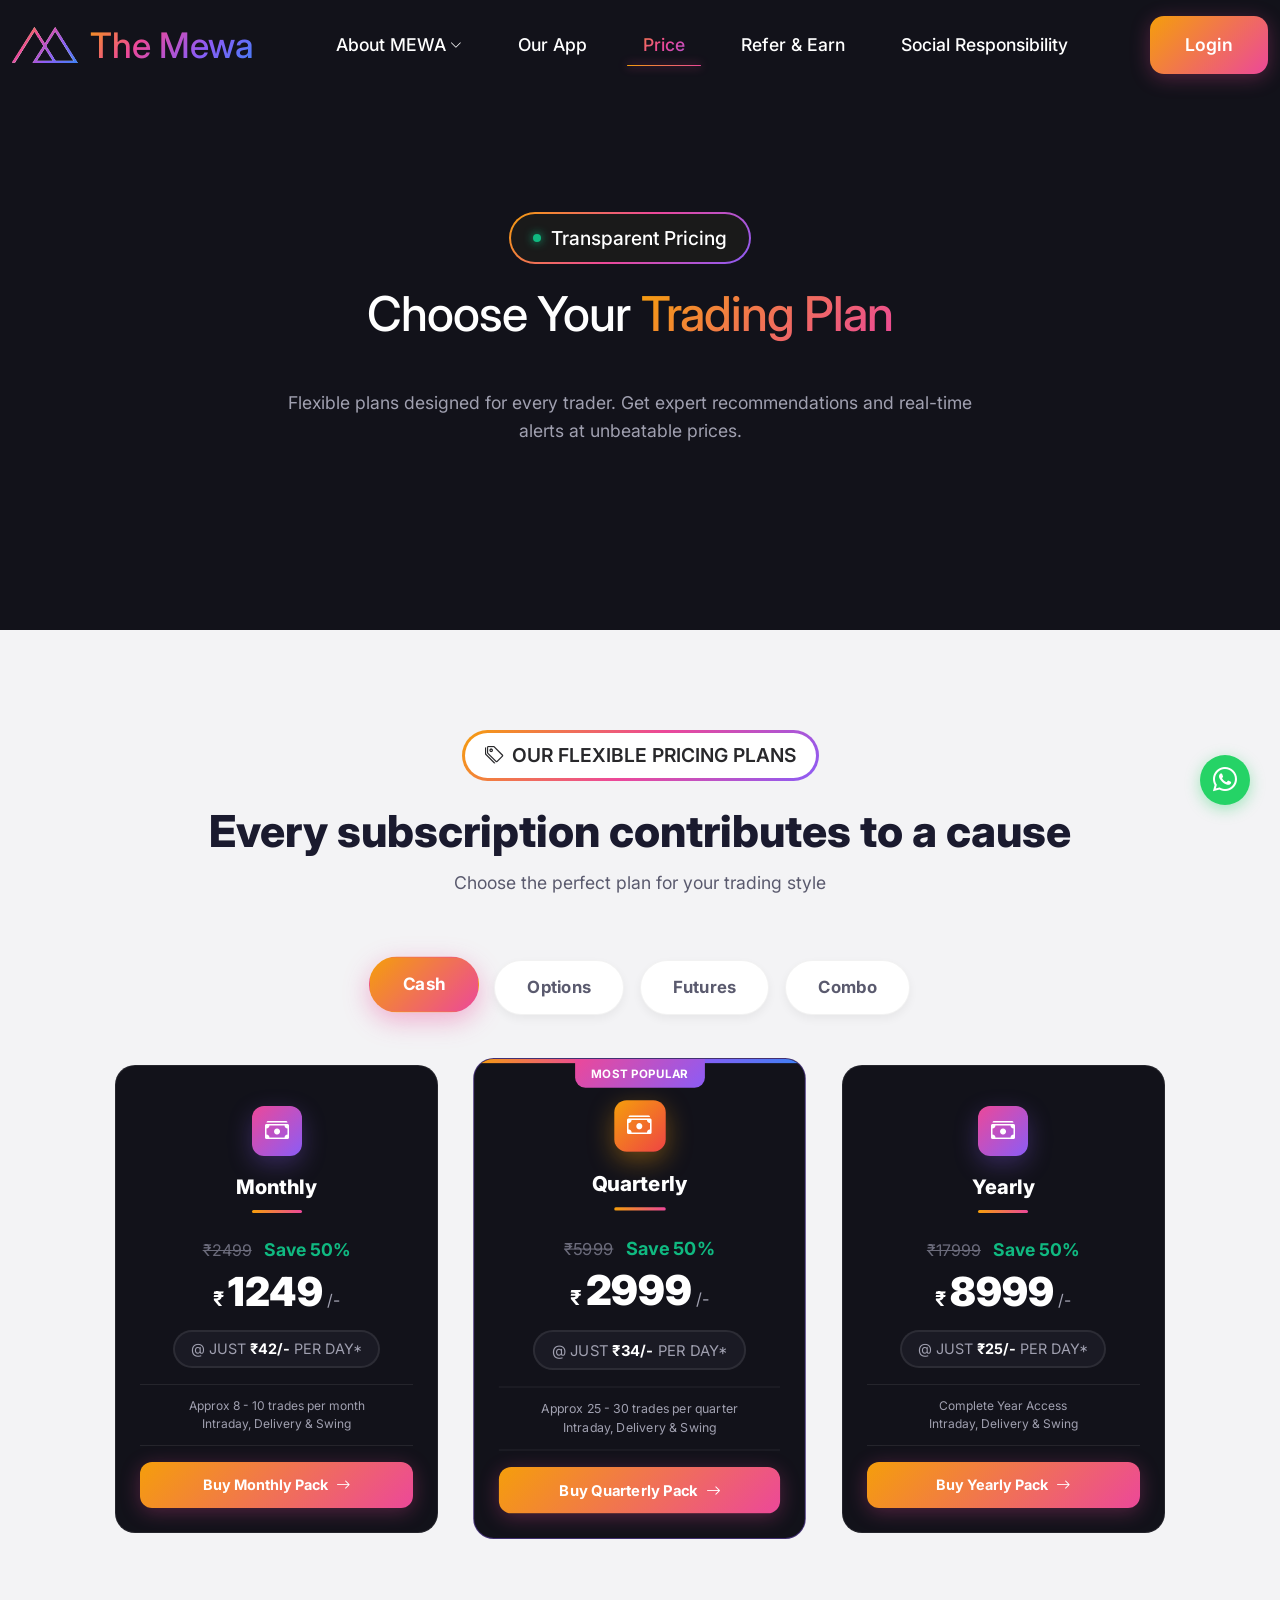
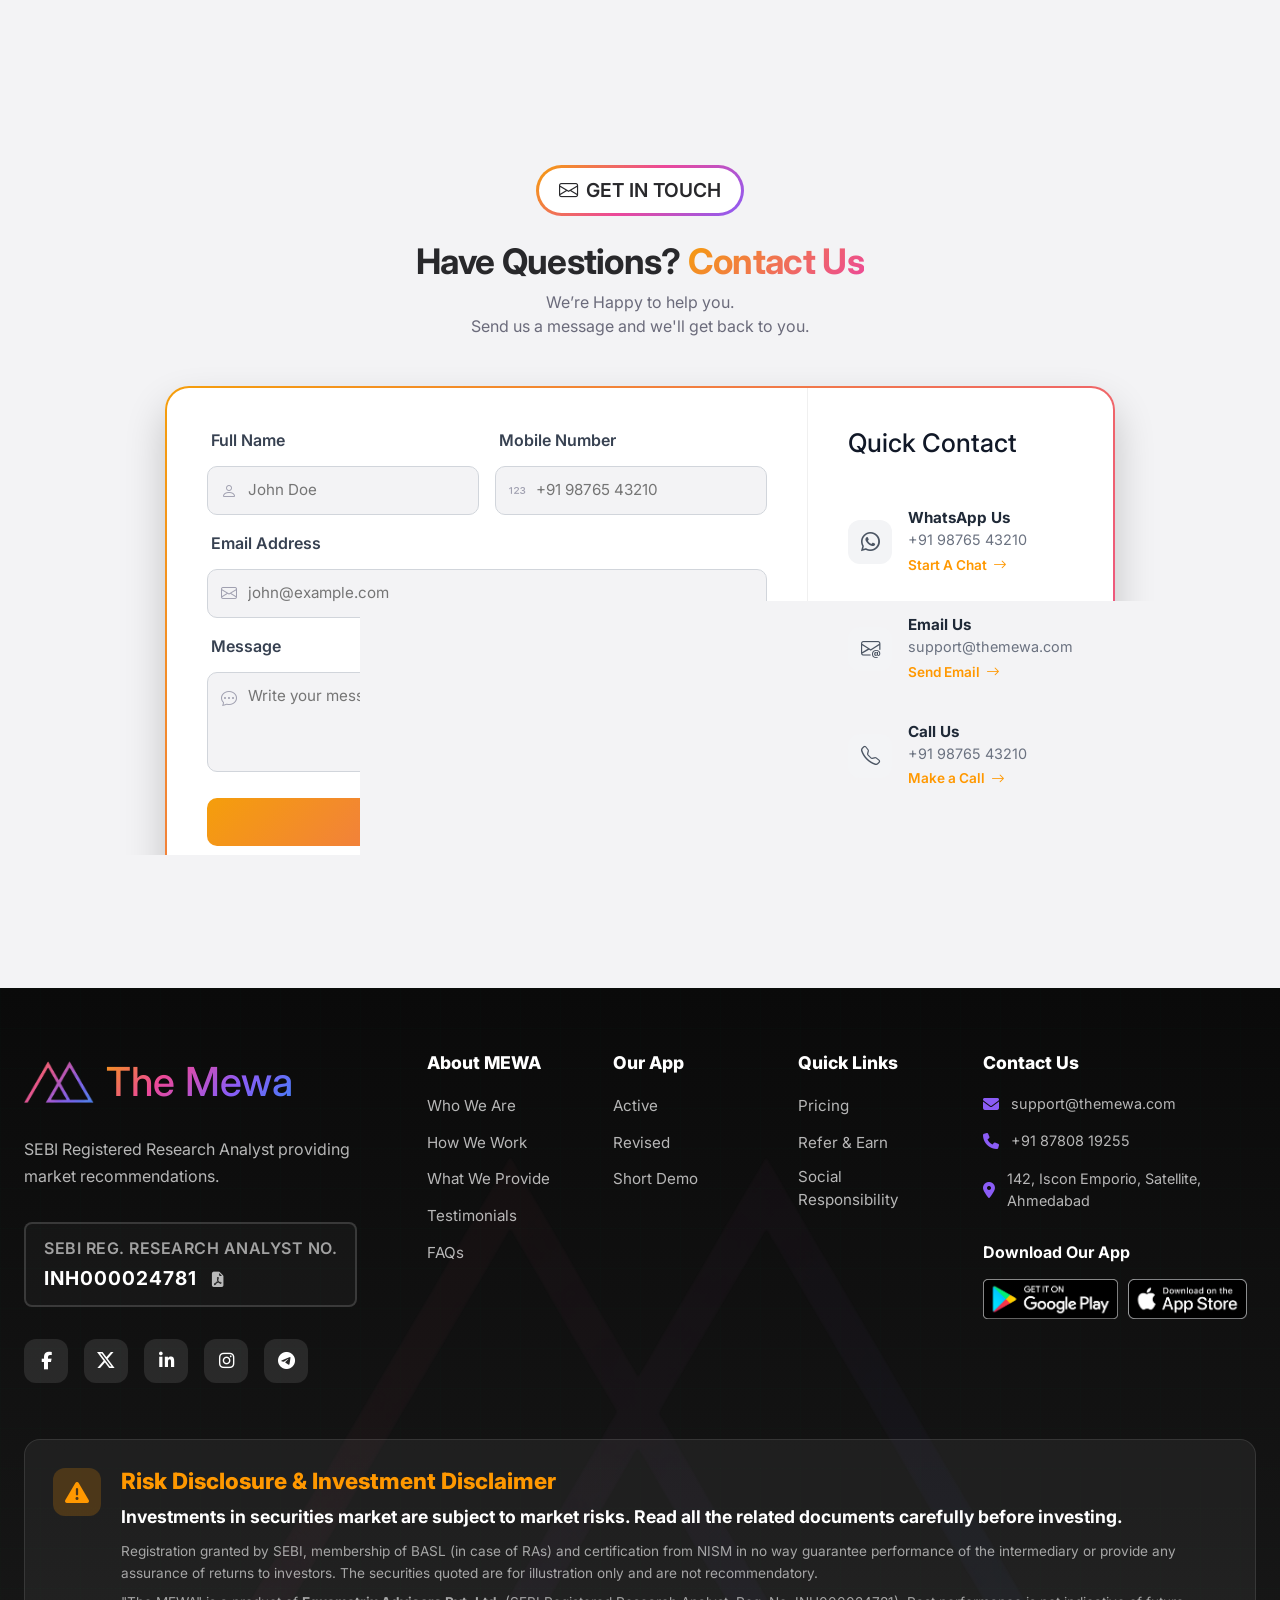
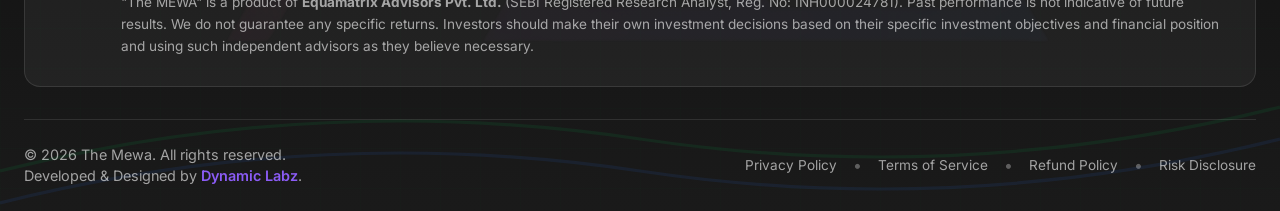
<file: pricing.html>
<!DOCTYPE html>
<html lang="en" data-theme="dark">
<head>
    <meta charset="UTF-8">
    <meta name="viewport" content="width=device-width, initial-scale=1.0">
    <title>The Mewa - Pricing</title>
    <link rel="icon" href="images/favicon2.ico" type="image/x-icon">

    <link href="https://cdn.jsdelivr.net/npm/bootstrap@5.3.0/dist/css/bootstrap.min.css" rel="stylesheet">
    <link href="https://cdn.jsdelivr.net/npm/bootstrap-icons@1.11.0/font/bootstrap-icons.css" rel="stylesheet">
    <link href="https://cdnjs.cloudflare.com/ajax/libs/font-awesome/6.4.0/css/all.min.css" rel="stylesheet">
    <link href="https://fonts.googleapis.com/css2?family=Inter:wght@400;500;600;700;800;900&display=swap" rel="stylesheet">

    <!-- <link href="styles.css" rel="stylesheet"> -->
    <link href="navbar.css" rel="stylesheet">
    <link href="WhatsApp-GoToTop.css" rel="stylesheet">
    <link href="footer.css" rel="stylesheet">

    <link href="home.css" rel="stylesheet">
    <link href="pricing.css" rel="stylesheet">
    <link href="contact-us.css" rel="stylesheet">
</head>
<body>

    <!-- Navbar -->
    <nav class="navbar-custom">
        <div class="container">
            <div class="navbar-wrapper d-flex justify-content-between align-items-center">
                <a href="index.html" class="navbar-brand">
                    <span class="logo-wrapper">
                        <img src="images/WhiteLogo.png" alt="Logo">
                    </span>
                    <span class="brand-text" data-text="The Mewa">The Mewa</span>
                </a>
    
                <div class="nav-links-desktop d-none d-lg-flex align-items-center gap-4">
                    <div class="nav-dropdown">
                        <a href="about-mewa.html" class="nav-link-custom">
                            About MEWA <i class="bi bi-chevron-down"></i>
                        </a>
                        <div class="dropdown-menu-custom">
                            <a href="about-mewa.html#who-we-are" class="dropdown-item-custom">Who We Are</a>
                            <a href="about-mewa.html#how-we-work" class="dropdown-item-custom">How We Work</a>
                            <a href="about-mewa.html#what-we-provide" class="dropdown-item-custom">What We Provide</a>
                            <a href="about-mewa.html#testimonials" class="dropdown-item-custom">Testimonials</a>
                            <a href="about-mewa.html#faq" class="dropdown-item-custom">FAQs</a>
                        </div>
                    </div>
    
                    <div class="nav-dropdown">
                        <a href="our-app.html" class="nav-link-custom">
                            Our App
                        </a>
                    </div>
    
                    <a href="pricing.html" class="nav-link-custom">Price</a>
                    <a href="refer&earn.html" class="nav-link-custom">Refer & Earn</a>
                    <a href="social-responsibility.html" class="nav-link-custom">Social Responsibility</a>
                </div>
    
                <div class="navbar-actions d-flex align-items-center gap-3">
                    <button class="theme-toggle" id="themeToggle" style="display: none;">
                        <i class="bi bi-sun-fill"></i>
                    </button>
    
                    <a href="#login" class="btn-gradient btn-login d-none d-sm-inline-block">Login</a>
    
                    <button class="mobile-menu-toggle" id="mobileMenuToggle" aria-label="Toggle navigation">
                        <span class="hamburger-line"></span>
                        <span class="hamburger-line"></span>
                        <span class="hamburger-line"></span>
                    </button>
                </div>
            </div>
    
            <div class="mobile-nav-menu" id="mobileNavMenu">
                <div class="mobile-nav-content">
                    <div class="mobile-nav-dropdown w-100">
                        <div class="mobile-nav-link border-0 p-0 d-flex align-items-center justify-content-between">
                            <a href="about-mewa.html" class="text-decoration-none text-white flex-grow-1 py-2">
                                About MEWA
                            </a>
                
                            <button class="mobile-dropdown-toggle bg-transparent border-0 text-white p-2">
                                <i class="bi bi-chevron-down"></i>
                            </button>
                        </div>

                        <div class="mobile-dropdown-menu">
                            <a href="about-mewa.html#who-we-are" class="mobile-dropdown-item">Who We Are</a>
                            <a href="about-mewa.html#how-we-work" class="mobile-dropdown-item">How We Work</a>
                            <a href="about-mewa.html#what-we-provide" class="mobile-dropdown-item">What We Provide</a>
                            <a href="about-mewa.html#testimonials" class="mobile-dropdown-item">Testimonials</a>
                            <a href="about-mewa.html#faq" class="mobile-dropdown-item">FAQs</a>
                        </div>
                    </div>
    
                    <a href="our-app.html" class="mobile-nav-link">Our App</a>
                    <a href="pricing.html" class="mobile-nav-link">Price</a>
                    <a href="refer&earn.html" class="mobile-nav-link">Refer & Earn</a>
                    <a href="social-responsibility.html" class="mobile-nav-link">Social Responsibility</a>
    
                    <a href="#login" class="btn-gradient mobile-login-btn">Login</a>
                </div>
            </div>
        </div>
    </nav>

    <!-- Hero Section for Pricing Page -->
    <section class="hero-section" style="min-height: 70vh;">
        <!-- Background Elements -->
        <!-- <div class="hero-orb hero-orb-1"></div>
            <div class="hero-orb hero-orb-2"></div>
            <div class="hero-orb hero-orb-3"></div>
            <div class="hero-grid"></div> -->
    
        <div class="container">
            <div class="hero-content" style="text-align: center; max-width: 800px; margin: 0 auto;">
                <div class="hero-badge" style="margin: 0 auto 1.5rem;">
                    <span class="hero-badge-dot"></span>
                    Transparent Pricing
                </div>
                <h1 class="hero-title" style="text-align: center;">
                    Choose Your
                    <span class="gradient-text">Trading Plan</span>
                </h1>
                <p class="hero-subtitle" style="max-width: 700px; margin: 0 auto 2rem; text-align: center;">
                    Flexible plans designed for every trader. Get expert recommendations and real-time alerts at unbeatable
                    prices.
                </p>
            </div>
        </div>
    </section>

    <!-- Pricing Section -->
    <section class="pricing-section" id="pricing">
        <div class="container">
            <div class="pricing-header fade-up">
                <span class="section-badge"><i class="bi bi-tags"></i>Our Flexible Pricing Plans</span>
                <h2 class="pricing-title">Every subscription contributes to a cause</h2>
                <p class="section-subtitle">Choose the perfect plan for your trading style</p>
            </div>
    
            <div class="service-tabs-nav fade-up">
                <button class="service-tab-btn active" data-tab="cash">Cash</button>
                <button class="service-tab-btn" data-tab="options">Options</button>
                <button class="service-tab-btn" data-tab="futures">Futures</button>
                <button class="service-tab-btn" data-tab="combo">Combo</button>
            </div>
    
            <div class="service-tabs-content fade-up">
    
                <div class="service-tab-content active" id="tab-cash">
                    <div class="pricing-cards-container">
                        <div class="pricing-card">
                            <div class="pricing-icon"><i class="bi bi-cash-stack"></i></div>
                            <div class="pricing-plan-name">Monthly</div>
                            <div class="pricing-divider"></div>
                            <div class="pricing-original">
                                <span class="pricing-original-price">₹2499</span>
                                <span class="pricing-save-badge">Save 50%</span>
                            </div>
                            <div class="pricing-current">
                                <span class="pricing-rupee">₹</span>
                                <span class="pricing-amount">1249</span>
                                <span class="pricing-period">/-</span>
                            </div>
                            <div class="pricing-daily">
                                <span class="pricing-daily-badge">@ JUST <span>₹42/-</span> PER DAY*</span>
                            </div>
                            <div class="pricing-info">
                                <p>Approx 8 - 10 trades per month<br>Intraday, Delivery & Swing</p>
                            </div>
                            <button class="pricing-cta primary">Buy Monthly Pack <i class="bi bi-arrow-right"></i></button>
                        </div>
    
                        <div class="pricing-card popular">
                            <div class="popular-badge">Most Popular</div>
                            <div class="pricing-icon"><i class="bi bi-cash-stack"></i></div>
                            <div class="pricing-plan-name">Quarterly</div>
                            <div class="pricing-divider"></div>
                            <div class="pricing-original">
                                <span class="pricing-original-price">₹5999</span>
                                <span class="pricing-save-badge">Save 50%</span>
                            </div>
                            <div class="pricing-current">
                                <span class="pricing-rupee">₹</span>
                                <span class="pricing-amount">2999</span>
                                <span class="pricing-period">/-</span>
                            </div>
                            <div class="pricing-daily">
                                <span class="pricing-daily-badge">@ JUST <span>₹34/-</span> PER DAY*</span>
                            </div>
                            <div class="pricing-info">
                                <p>Approx 25 - 30 trades per quarter<br>Intraday, Delivery & Swing</p>
                            </div>
                            <button class="pricing-cta primary">Buy Quarterly Pack <i
                                    class="bi bi-arrow-right"></i></button>
                        </div>
    
                        <div class="pricing-card">
                            <div class="pricing-icon"><i class="bi bi-cash-stack"></i></div>
                            <div class="pricing-plan-name">Yearly</div>
                            <div class="pricing-divider"></div>
                            <div class="pricing-original">
                                <span class="pricing-original-price">₹17999</span>
                                <span class="pricing-save-badge">Save 50%</span>
                            </div>
                            <div class="pricing-current">
                                <span class="pricing-rupee">₹</span>
                                <span class="pricing-amount">8999</span>
                                <span class="pricing-period">/-</span>
                            </div>
                            <div class="pricing-daily">
                                <span class="pricing-daily-badge">@ JUST <span>₹25/-</span> PER DAY*</span>
                            </div>
                            <div class="pricing-info">
                                <p>Complete Year Access<br>Intraday, Delivery & Swing</p>
                            </div>
                            <button class="pricing-cta primary">Buy Yearly Pack <i class="bi bi-arrow-right"></i></button>
                        </div>
                    </div>
                </div>
    
                <div class="service-tab-content" id="tab-options">
                    <div class="pricing-cards-container">
                        <div class="pricing-card">
                            <div class="pricing-icon"><i class="bi bi-graph-up-arrow"></i></div>
                            <div class="pricing-plan-name">Monthly</div>
                            <div class="pricing-divider"></div>
                            <div class="pricing-original">
                                <span class="pricing-original-price">₹6999</span>
                                <span class="pricing-save-badge">Save 50%</span>
                            </div>
                            <div class="pricing-current">
                                <span class="pricing-rupee">₹</span>
                                <span class="pricing-amount">3499</span>
                                <span class="pricing-period">/-</span>
                            </div>
                            <div class="pricing-daily">
                                <span class="pricing-daily-badge">@ JUST <span>₹117/-</span> PER DAY*</span>
                            </div>
                            <div class="pricing-info">
                                <p>Approx 8 - 10 trades per month</p>
                                <p>Index & Stock Options<br>Intraday & Positional</p>
                            </div>
                            <button class="pricing-cta primary">Buy Monthly Pack <i class="bi bi-arrow-right"></i></button>
                        </div>
    
                        <div class="pricing-card popular">
                            <div class="popular-badge">Most Popular</div>
                            <div class="pricing-icon"><i class="bi bi-graph-up-arrow"></i></div>
                            <div class="pricing-plan-name">Quarterly</div>
                            <div class="pricing-divider"></div>
                            <div class="pricing-original">
                                <span class="pricing-original-price">₹17999</span>
                                <span class="pricing-save-badge">Save 50%</span>
                            </div>
                            <div class="pricing-current">
                                <span class="pricing-rupee">₹</span>
                                <span class="pricing-amount">8999</span>
                                <span class="pricing-period">/-</span>
                            </div>
                            <div class="pricing-daily">
                                <span class="pricing-daily-badge">@ JUST <span>₹100/-</span> PER DAY*</span>
                            </div>
                            <div class="pricing-info">
                                <p>Approx 25 - 30 trades per quarter</p>
                                <p>Index & Stock Options<br>Intraday & Positional</p>
                            </div>
                            <button class="pricing-cta primary">Buy Quarterly Pack <i
                                    class="bi bi-arrow-right"></i></button>
                        </div>
    
                        <div class="pricing-card">
                            <div class="pricing-icon"><i class="bi bi-graph-up-arrow"></i></div>
                            <div class="pricing-plan-name">Yearly</div>
                            <div class="pricing-divider"></div>
                            <div class="pricing-original">
                                <span class="pricing-original-price">₹59999</span>
                                <span class="pricing-save-badge">Save 50%</span>
                            </div>
                            <div class="pricing-current">
                                <span class="pricing-rupee">₹</span>
                                <span class="pricing-amount">29999</span>
                                <span class="pricing-period">/-</span>
                            </div>
                            <div class="pricing-daily">
                                <span class="pricing-daily-badge">@ JUST <span>₹83/-</span> PER DAY*</span>
                            </div>
                            <div class="pricing-info">
                                <p>Complete Year Access<br>Intraday, Delivery & Swing</p>
                            </div>
                            <button class="pricing-cta primary">Buy Yearly Pack <i class="bi bi-arrow-right"></i></button>
                        </div>
                    </div>
                </div>
    
                <div class="service-tab-content" id="tab-futures">
                    <div class="pricing-cards-container">
                        <div class="pricing-card">
                            <div class="pricing-icon"><i class="bi bi-lightning-charge-fill"></i></div>
                            <div class="pricing-plan-name">Monthly</div>
                            <div class="pricing-divider"></div>
                            <div class="pricing-original">
                                <span class="pricing-original-price">₹8999</span>
                                <span class="pricing-save-badge">Save 50%</span>
                            </div>
                            <div class="pricing-current">
                                <span class="pricing-rupee">₹</span>
                                <span class="pricing-amount">4499</span>
                                <span class="pricing-period">/-</span>
                            </div>
                            <div class="pricing-daily">
                                <span class="pricing-daily-badge">@ JUST <span>₹150/-</span> PER DAY*</span>
                            </div>
                            <div class="pricing-info">
                                <p>Approx 8 - 10 trades per month</p>
                                <p>Index & Stock Futures<br>Intraday & Positional</p>
                            </div>
                            <button class="pricing-cta primary">Buy Monthly Pack <i class="bi bi-arrow-right"></i></button>
                        </div>
    
                        <div class="pricing-card popular">
                            <div class="popular-badge">Most Popular</div>
                            <div class="pricing-icon"><i class="bi bi-lightning-charge-fill"></i></div>
                            <div class="pricing-plan-name">Quarterly</div>
                            <div class="pricing-divider"></div>
                            <div class="pricing-original">
                                <span class="pricing-original-price">₹22499</span>
                                <span class="pricing-save-badge">Save 50%</span>
                            </div>
                            <div class="pricing-current">
                                <span class="pricing-rupee">₹</span>
                                <span class="pricing-amount">11249</span>
                                <span class="pricing-period">/-</span>
                            </div>
                            <div class="pricing-daily">
                                <span class="pricing-daily-badge">@ JUST <span>₹125/-</span> PER DAY*</span>
                            </div>
                            <div class="pricing-info">
                                <p>Approx 25 - 30 trades per quarter</p>
                                <p>Index & Stock Futures<br>Intraday & Positional</p>
                            </div>
                            <button class="pricing-cta primary">Buy Quarterly Pack <i
                                    class="bi bi-arrow-right"></i></button>
                        </div>
    
                        <div class="pricing-card">
                            <div class="pricing-icon"><i class="bi bi-lightning-charge-fill"></i></div>
                            <div class="pricing-plan-name">Yearly</div>
                            <div class="pricing-divider"></div>
                            <div class="pricing-original">
                                <span class="pricing-original-price">₹71999</span>
                                <span class="pricing-save-badge">Save 50%</span>
                            </div>
                            <div class="pricing-current">
                                <span class="pricing-rupee">₹</span>
                                <span class="pricing-amount">35999</span>
                                <span class="pricing-period">/-</span>
                            </div>
                            <div class="pricing-daily">
                                <span class="pricing-daily-badge">@ JUST <span>₹99/-</span> PER DAY*</span>
                            </div>
                            <div class="pricing-info">
                                <p>Complete Year Access<br>Intraday, Delivery & Swing</p>
                            </div>
                            <button class="pricing-cta primary">Buy Yearly Pack <i class="bi bi-arrow-right"></i></button>
                        </div>
                    </div>
                </div>

                <div class="service-tab-content" id="tab-combo">
                    <div class="pricing-cards-container">
                        <div class="pricing-card">
                            <div class="pricing-icon"><i class="bi bi-layers-fill"></i></div>
                            <div class="pricing-plan-name">Monthly</div>
                            <div class="pricing-divider"></div>
                            <div class="pricing-original">
                                <span class="pricing-original-price">₹15999</span>
                                <span class="pricing-save-badge">Save 50%</span>
                            </div>
                            <div class="pricing-current">
                                <span class="pricing-rupee">₹</span>
                                <span class="pricing-amount">7999</span>
                                <span class="pricing-period">/-</span>
                            </div>
                            <div class="pricing-daily">
                                <span class="pricing-daily-badge">@ JUST <span>₹267/-</span> PER DAY*</span>
                            </div>
                            <div class="pricing-info">
                                <p>Approx 24 - 30 trades per month</p>
                                <p>Cash + Options + Futures<br>Complete Market Access</p>
                            </div>
                            <button class="pricing-cta primary">Buy Monthly Pack <i class="bi bi-arrow-right"></i></button>
                        </div>
                
                        <div class="pricing-card popular">
                            <div class="popular-badge">Most Popular</div>
                            <div class="pricing-icon"><i class="bi bi-layers-fill"></i></div>
                            <div class="pricing-plan-name">Quarterly</div>
                            <div class="pricing-divider"></div>
                            <div class="pricing-original">
                                <span class="pricing-original-price">₹40499</span>
                                <span class="pricing-save-badge">Save 50%</span>
                            </div>
                            <div class="pricing-current">
                                <span class="pricing-rupee">₹</span>
                                <span class="pricing-amount">20249</span>
                                <span class="pricing-period">/-</span>
                            </div>
                            <div class="pricing-daily">
                                <span class="pricing-daily-badge">@ JUST <span>₹225/-</span> PER DAY*</span>
                            </div>
                            <div class="pricing-info">
                                <p>Approx 75 - 90 trades per quarter</p>
                                <p>Cash + Options + Futures<br>Complete Market Access</p>
                            </div>
                            <button class="pricing-cta primary">Buy Quarterly Pack <i class="bi bi-arrow-right"></i></button>
                        </div>
                
                        <div class="pricing-card">
                            <div class="pricing-icon"><i class="bi bi-layers-fill"></i></div>
                            <div class="pricing-plan-name">Yearly</div>
                            <div class="pricing-divider"></div>
                            <div class="pricing-original">
                                <span class="pricing-original-price">₹131999</span>
                                <span class="pricing-save-badge">Save 50%</span>
                            </div>
                            <div class="pricing-current">
                                <span class="pricing-rupee">₹</span>
                                <span class="pricing-amount">65999</span>
                                <span class="pricing-period">/-</span>
                            </div>
                            <div class="pricing-daily">
                                <span class="pricing-daily-badge">@ JUST <span>₹181/-</span> PER DAY*</span>
                            </div>
                            <div class="pricing-info">
                                <p>Cash + Options + Futures<br>Complete Market Access</p>
                            </div>
                            <button class="pricing-cta primary">Buy Yearly Pack <i class="bi bi-arrow-right"></i></button>
                        </div>
                    </div>
                </div>
    
            </div>
        </div>
    </section>

    <!-- Contact Section -->
    <section class="contact-section" id="contact">
        <div class="container">
            <div class="section-header fade-up">
                <span class="section-badge">
                    <i class="bi bi-envelope"></i>
                    Get In Touch
                </span>
                <h2 class="section-title">Have Questions? <span class="gradient-text">Contact Us</span></h2>
                <p class="section-subtitle">We’re Happy to help you.
                    <br>Send us a message and we'll get back to you.
                </p>
            </div>
    
            <div class="contact-wrapper fade-up">
                <!-- Form Left -->
                <div class="contact-form-container">
                    <form class="contact-form" id="contactForm">
                        <div class="form-row">
                            <div class="form-group">
                                <label for="contactName" class="form-label">Full Name</label>
                                <div class="input-wrapper">
                                    <i class="bi bi-person"></i>
                                    <input type="text" id="contactName" class="form-input" placeholder="John Doe" required>
                                </div>
                            </div>
                            <div class="form-group">
                                <label for="contactNumber" class="form-label">Mobile Number</label>
                                <div class="input-wrapper">
                                    <i class="bi bi-123"></i>
                                    <input type="number" id="contactNumber" class="form-input" placeholder="+91 98765 43210"
                                        required>
                                </div>
                            </div>
                        </div>
    
                        <div class="form-group">
                            <label for="contactEmail" class="form-label">Email Address</label>
                            <div class="input-wrapper">
                                <i class="bi bi-envelope"></i>
                                <input type="email" id="contactEmail" class="form-input" placeholder="john@example.com"
                                    required>
                            </div>
                        </div>
    
                        <div class="form-group">
                            <label for="contactMessage" class="form-label">Message</label>
                            <div class="input-wrapper textarea-wrapper">
                                <i class="bi bi-chat-dots"></i>
                                <textarea id="contactMessage" class="form-textarea" rows="3"
                                    placeholder="Write your message here..." required></textarea>
                            </div>
                        </div>
    
                        <button type="submit" class="btn-submit">
                            <span>Send Message</span>
                            <i class="bi bi-send"></i>
                        </button>
                    </form>
                </div>
    
                <!-- Cards Right -->
                <div class="contact-info-container">
                    <h3 style="color: white; font-size: 1.6rem; margin-bottom: 10px;">Quick Contact</h3>
    
                    <div class="info-card fade-up" style="--delay: 0.2s">
                        <div class="info-card-icon">
                            <i class="bi bi-whatsapp"></i>
                        </div>
                        <div class="info-card-content">
                            <h4>WhatsApp Us</h4>
                            <p>+91 98765 43210</p>
                            <a href="#" class="info-link">
                                Start A Chat <i class="bi bi-arrow-right"></i>
                            </a>
                        </div>
                    </div>
    
                    <div class="info-card fade-up" style="--delay: 0s">
                        <div class="info-card-icon">
                            <i class="bi bi-envelope-at"></i>
                        </div>
                        <div class="info-card-content">
                            <h4>Email Us</h4>
                            <p>support@themewa.com</p>
                            <a href="mailto:support@themewa.com" class="info-link">
                                Send Email <i class="bi bi-arrow-right"></i>
                            </a>
                        </div>
                    </div>
    
                    <div class="info-card fade-up" style="--delay: 0.1s">
                        <div class="info-card-icon">
                            <i class="bi bi-telephone"></i>
                        </div>
                        <div class="info-card-content">
                            <h4>Call Us</h4>
                            <p>+91 98765 43210</p>
                            <a href="tel:+919876543210" class="info-link">
                                Make a Call <i class="bi bi-arrow-right"></i>
                            </a>
                        </div>
                    </div>
    
                </div>
            </div>
        </div>
    </section>

    <!-- Footer -->
    <footer class="footer-market">
        <div class="footer-grid-bg"></div>
    
        <div class="container-custom">
            <div class="footer-main">
                <!-- Brand Column -->
                <div class="footer-column brand-column">
                    <div class="footer-logo">
                        <img src="images/brand-logo.png" alt="The Mewa Logo" class="footer-brand-logo">
                        <span class="footer-brand-name">The Mewa</span>
                    </div>
                    <p class="footer-tagline">SEBI Registered Research Analyst providing market recommendations.</p>
    
                    <!-- SEBI Badge -->
                    <!-- <div class="sebi-credential-card">
                        <div class="credential-label">SEBI Reg. Research Analyst No.</div>
                        <div class="credential-value">INH000024781</div>
                    </div> -->

                    <a href="sebi-registration.pdf" target="_blank" class="sebi-credential-card"
                        style="text-decoration: none; cursor: pointer; display: block;">
                    
                        <div class="credential-label">SEBI Reg. Research Analyst No.</div>
                        <div class="credential-value">INH000024781 <i class="bi bi-file-earmark-pdf-fill ms-2"
                                style="font-size: 0.8em; opacity: 0.7;"></i></div>
                    </a>
    
                    <div class="social-links-footer">
                        <a href="#" class="social-link" aria-label="Facebook">
                            <i class="fab fa-facebook-f"></i>
                        </a>
                        <a href="#" class="social-link" aria-label="Twitter">
                            <i class="bi bi-twitter-x"></i>
                        </a>
                        <a href="#" class="social-link" aria-label="LinkedIn">
                            <i class="fab fa-linkedin-in"></i>
                        </a>
                        <a href="#" class="social-link" aria-label="Instagram">
                            <i class="fab fa-instagram"></i>
                        </a>
                        <a href="#" class="social-link" aria-label="Telegram">
                            <i class="fab fa-telegram-plane"></i>
                        </a>
                    </div>
                </div>
    
                <!-- About MEWA -->
                <div class="footer-column">
                    <h3 class="footer-heading">About MEWA</h3>
                    <ul class="footer-links">
                        <li><a href="about-mewa.html#who-we-are">Who We Are</a></li>
                        <li><a href="about-mewa.html#how-we-work">How We Work</a></li>
                        <li><a href="about-mewa.html#what-we-provide">What We Provide</a></li>
                        <li><a href="about-mewa.html#testimonials">Testimonials</a></li>
                        <li><a href="about-mewa.html#faq">FAQs</a></li>
                    </ul>
                </div>
    
                <!-- Our App -->
                <div class="footer-column">
                    <h3 class="footer-heading">Our App</h3>
                    <ul class="footer-links">
                        <li><a href="#active">Active</a></li>
                        <li><a href="#revised">Revised</a></li>
                        <li><a href="#short-demo">Short Demo</a></li>
                    </ul>
                </div>
    
                <!-- Quick Links -->
                <div class="footer-column">
                    <h3 class="footer-heading">Quick Links</h3>
                    <ul class="footer-links">
                        <li><a href="pricing.html">Pricing</a></li>
                        <li><a href="refer&earn.html">Refer & Earn</a></li>
                        <li><a href="social-responsibility.html">Social Responsibility</a></li>
                    </ul>
                </div>
    
                <!-- Contact & App Downloads -->
                <div class="footer-column">
                    <h3 class="footer-heading">Contact Us</h3>
                
                    <div class="contact-info-footer">
                        <a href="mailto:support@themewa.com" class="contact-item-footer">
                            <i class="fas fa-envelope"></i>
                            <span>support@themewa.com</span>
                        </a>
                        <a href="tel:+918780819255" class="contact-item-footer">
                            <i class="fas fa-phone"></i>
                            <span>+91 87808 19255</span>
                        </a>
                        <a href="https://maps.app.goo.gl/qjZXKxinztZGzN3S7" target="_blank"
                            class="contact-item-footer">
                            <i class="fas fa-map-marker-alt"></i>
                            <span>142, Iscon Emporio, Satellite, Ahmedabad</span>
                        </a>
                    </div>
    
                    <div class="app-downloads-footer">
                        <h4 class="download-heading">Download Our App</h4>
                        <div class="store-badges">
                            <a href="#" class="store-badge-link">
                                <img src="images/google-play.png" alt="Get it on Google Play">
                            </a>
                            <a href="#" class="store-badge-link">
                                <img src="images/app-store.png" alt="Download on the App Store">
                            </a>
                        </div>
                    </div>
                </div>
            </div>
    
            <!-- Disclaimer Section -->
            <div class="footer-disclaimer">
                <div class="disclaimer-icon">
                    <i class="fas fa-exclamation-triangle"></i>
                </div>
                <div class="disclaimer-content">
                    <h4 class="disclaimer-title">Risk Disclosure & Investment Disclaimer</h4>
            
                    <p class="disclaimer-text" style="margin-bottom: 10px; color: #ffffff; font-size: 1.1rem;">
                        <strong>Investments in securities market are subject to market risks. Read all the related documents carefully before investing.</strong>
                    </p>
            
                    <p class="disclaimer-text">
                        Registration granted by SEBI, membership of BASL (in case of RAs) and certification from NISM in no way
                        guarantee performance of the intermediary or provide any assurance of returns to investors.
                        The securities quoted are for illustration only and are not recommendatory.
                    </p>
            
                    <p class="disclaimer-text" style="margin-top: 8px;">
                        "The MEWA" is a product of <b>Equamatrix Advisors Pvt. Ltd. </b>(SEBI Registered Research Analyst, Reg. No: INH000024781).
                        Past performance is not indicative of future results.
                        We do not guarantee any specific returns. Investors should make their own investment decisions based on their
                        specific investment objectives and financial position and using such independent advisors as they believe necessary.
                    </p>
                </div>
            </div>
    
            <!-- Footer Bottom -->
            <div class="footer-bottom">
                <div class="footer-bottom-left">
                    <p>&copy; 2026 The Mewa. All rights reserved.</p>
                    <p>Developed & Designed by <strong><a href="https://www.dynamiclabz.net/" target="_blank">Dynamic Labz</a></strong>.</p>
                </div>
                <div class="footer-bottom-right">
                    <a href="#">Privacy Policy</a>
                    <span class="separator">•</span>
                    <a href="#">Terms of Service</a>
                    <span class="separator">•</span>
                    <a href="#">Refund Policy</a>
                    <span class="separator">•</span>
                    <a href="#">Risk Disclosure</a>
                </div>
            </div>
        </div>
    
        <!-- Floating Chart Decoration -->
        <div class="footer-chart-decoration">
            <svg viewBox="0 0 800 200" preserveAspectRatio="none">
                <defs>
                    <linearGradient id="footerGradient" x1="0%" y1="0%" x2="100%" y2="0%">
                        <stop offset="0%" style="stop-color:rgba(0,200,83,0.1);stop-opacity:1" />
                        <stop offset="50%" style="stop-color:rgba(41,121,255,0.1);stop-opacity:1" />
                        <stop offset="100%" style="stop-color:rgba(124,77,255,0.1);stop-opacity:1" />
                    </linearGradient>
                </defs>
                <path d="M0,100 Q200,50 400,80 T800,60" stroke="rgba(0,200,83,0.3)" stroke-width="2" fill="none" />
                <path d="M0,120 Q200,70 400,100 T800,80" stroke="rgba(41,121,255,0.3)" stroke-width="2" fill="none" />
            </svg>
        </div>
    </footer>

    <!-- WhatsApp Floating Button -->
    <a href="https://wa.me/919876543210?text=Hello%20The%20Mewa,%20I%20am%20interested%20in%20your%20services." 
       class="whatsapp-float-btn" 
       target="_blank" 
       aria-label="Chat on WhatsApp">
        <i class="bi bi-whatsapp"></i>
    </a>

    <!-- Back-to-top Functionality -->
    <button id="backToTopBtn" class="back-to-top-btn" aria-label="Back to Top">
        <svg class="progress-ring" width="50" height="50" viewBox="0 0 50 50">
            <defs>
                <linearGradient id="progressGradient" x1="0%" y1="0%" x2="100%" y2="100%">
                    <stop offset="0%" stop-color="#f59e0b" />
                    <stop offset="50%" stop-color="#ec4899" />
                    <stop offset="100%" stop-color="#3b82f6" />
                </linearGradient>
            </defs>
            <circle class="progress-ring__circle" stroke="url(#progressGradient)" stroke-width="3" fill="transparent" r="23"
                cx="25" cy="25" />
        </svg>
        <i class="bi bi-arrow-up"></i>
    </button>

    <script src="https://cdn.jsdelivr.net/npm/bootstrap@5.3.0/dist/js/bootstrap.bundle.min.js"></script>
    <script src="script.js"></script>

</body>
</html>
</file>
<file: styles.css>
/* =====================================================
   THE MEWA - LANDING PAGE STYLES
   Complete CSS for the stock recommendation app landing
===================================================== */

/* =====================================================
   CSS VARIABLES & THEMING
===================================================== */
:root {
  --bg-primary: #0a0a0f;
  --bg-secondary: #12121a;
  --bg-card: #16161f;
  --bg-tertiary: #1a1a24;
  --text-primary: #ffffff;
  --text-secondary: #a0a0b0;
  --text-muted: #6b6b7b;
  --border-color: rgba(255, 255, 255, 0.08);
  --gradient-1: #f59e0b;
  --gradient-2: #ec4899;
  --gradient-3: #8b5cf6;
  --gradient-4: #3b82f6;
  --accent-buy: #10b981;
  --accent-sell: #f87171;
  --accent-primary: #3b82f6;
  --shadow: rgba(0, 0, 0, 0.5);
  --glow-pink: rgba(236, 72, 153, 0.3);
  --glow-purple: rgba(139, 92, 246, 0.3);
  --glow-blue: rgba(59, 130, 246, 0.3);
  --services-green: #4ade80;
  --color-bull: #00c853;
  --color-bear: #f44336;
  --color-bull-light: #a5d6a7;
  --color-gold: #ff9800;
}

[data-theme="light"] {
  --bg-primary: #f8f9fc;
  --bg-secondary: #ffffff;
  --bg-card: #ffffff;
  --bg-tertiary: #f1f3f8;
  --text-primary: #1a1a2e;
  --text-secondary: #5a5a6e;
  --text-muted: #8a8a9a;
  --border-color: rgba(0, 0, 0, 0.08);
  --shadow: rgba(0, 0, 0, 0.1);
  --glow-pink: rgba(236, 72, 153, 0.15);
  --glow-purple: rgba(139, 92, 246, 0.15);
  --glow-blue: rgba(59, 130, 246, 0.15);
}

/* =====================================================
   BASE STYLES
===================================================== */
* {
  margin: 0;
  padding: 0;
  box-sizing: border-box;
}

body {
  font-family: "Inter", sans-serif;
  background: var(--bg-primary);
  color: var(--text-primary);
  overflow-x: hidden;
  line-height: 1.6;
}

html {
  scroll-behavior: smooth;
}

/* =====================================================
   ANIMATIONS
===================================================== */
@keyframes float {
  0%,
  100% {
    transform: translateY(0) rotate(0deg);
  }
  50% {
    transform: translateY(-20px) rotate(2deg);
  }
}

@keyframes shimmer {
  0% {
    background-position: -200% 0;
  }
  100% {
    background-position: 200% 0;
  }
}

@keyframes borderGlow {
  0%,
  100% {
    opacity: 0.5;
  }
  50% {
    opacity: 1;
  }
}

@keyframes pulse {
  0%,
  100% {
    opacity: 1;
    transform: scale(1);
  }
  50% {
    opacity: 0.5;
    transform: scale(1.3);
  }
}

@keyframes fadeInUp {
  from {
    opacity: 0;
    transform: translateY(30px);
  }
  to {
    opacity: 1;
    transform: translateY(0);
  }
}

@keyframes slideInLeft {
  from {
    opacity: 0;
    transform: translateX(-100px);
  }
  to {
    opacity: 1;
    transform: translateX(0);
  }
}

@keyframes slideInRight {
  from {
    opacity: 0;
    transform: translateX(100px);
  }
  to {
    opacity: 1;
    transform: translateX(0);
  }
}

@keyframes scaleIn {
  from {
    opacity: 0;
    transform: scale(0.8);
  }
  to {
    opacity: 1;
    transform: scale(1);
  }
}

@keyframes drawLine {
  from {
    stroke-dashoffset: 1000;
  }
  to {
    stroke-dashoffset: 0;
  }
}

@keyframes gradientMove {
  0%,
  100% {
    background-position: 0% 50%;
  }
  50% {
    background-position: 100% 50%;
  }
}

@keyframes marquee {
  from {
    transform: translateX(0);
  }
  to {
    transform: translateX(-50%);
  }
}

@keyframes ticker {
  from {
    transform: translateX(0);
  }
  to {
    transform: translateX(-50%);
  }
}

@keyframes orbFloat {
  0%,
  100% {
    transform: translate(0, 0) scale(1);
  }
  33% {
    transform: translate(30px, -30px) scale(1.1);
  }
  66% {
    transform: translate(-20px, 20px) scale(0.9);
  }
}

@keyframes floatBadge {
  0%,
  100% {
    transform: translateY(0);
  }
  50% {
    transform: translateY(-10px);
  }
}

@keyframes drawChart {
  to {
    stroke-dashoffset: 0;
  }
}

@keyframes candleGrow {
  from {
    transform: scaleY(0);
  }
  to {
    transform: scaleY(1);
  }
}

@keyframes countUp {
  from {
    opacity: 0;
    transform: translateY(20px);
  }
  to {
    opacity: 1;
    transform: translateY(0);
  }
}

@keyframes pulse-status {
  0%,
  100% {
    opacity: 1;
    box-shadow: 0 0 0 0 rgba(0, 200, 83, 0.7);
  }
  50% {
    opacity: 0.7;
    box-shadow: 0 0 0 8px rgba(0, 200, 83, 0);
  }
}

@keyframes iconPulse {
  0%,
  100% {
    transform: scale(1);
  }
  50% {
    transform: scale(1.1);
  }
}

/* =====================================================
   GLASSMORPHISM & EFFECTS
===================================================== */
.glass-card {
  background: rgba(255, 255, 255, 0.03);
  backdrop-filter: blur(20px);
  border: 1px solid rgba(255, 255, 255, 0.08);
  border-radius: 24px;
}

[data-theme="light"] .glass-card {
  background: rgba(255, 255, 255, 0.7);
  border: 1px solid rgba(0, 0, 0, 0.05);
}

.glow-border {
  position: relative;
}

.glow-border::before {
  content: "";
  position: absolute;
  inset: -2px;
  background: linear-gradient(135deg, var(--gradient-1), var(--gradient-2), var(--gradient-3), var(--gradient-4));
  border-radius: inherit;
  z-index: -1;
  animation: borderGlow 3s ease-in-out infinite;
  filter: blur(8px);
  opacity: 0.5;
}

.gradient-text {
  background: linear-gradient(135deg, var(--gradient-1), var(--gradient-2), var(--gradient-3), var(--gradient-4));
  background-size: 300% 300%;
  -webkit-background-clip: text;
  -webkit-text-fill-color: transparent;
  background-clip: text;
  animation: gradientMove 5s ease infinite;
}

/* =====================================================
   MARQUEE / TRUST BADGES
===================================================== */
.marquee-container {
  overflow: hidden;
  width: 100%;
  position: relative;
}

.marquee-container::before,
.marquee-container::after {
  content: "";
  position: absolute;
  top: 0;
  bottom: 0;
  width: 100px;
  z-index: 2;
}

.marquee-container::before {
  left: 0;
  background: linear-gradient(90deg, var(--bg-primary), transparent);
}

.marquee-container::after {
  right: 0;
  background: linear-gradient(-90deg, var(--bg-primary), transparent);
}

.marquee-content {
  display: flex;
  gap: 4rem;
  animation: marquee 30s linear infinite;
  width: max-content;
}

.trust-item {
  display: flex;
  align-items: center;
  gap: 0.75rem;
  color: var(--text-muted);
  font-size: 0.95rem;
  white-space: nowrap;
}

.trust-item i {
  font-size: 1.5rem;
  color: var(--gradient-3);
}

/* =====================================================
   NAVBAR
===================================================== */
.navbar-custom {
  background: rgba(10, 10, 15, 0.8);
  backdrop-filter: blur(20px);
  border-bottom: 1px solid var(--border-color);
  padding: 1rem 0;
  position: fixed;
  top: 0;
  left: 0;
  right: 0;
  z-index: 1000;
  transition: all 0.3s ease;
}

[data-theme="light"] .navbar-custom {
  background: rgba(248, 249, 252, 0.9);
}

.navbar-brand {
  display: flex;
  align-items: center;
  gap: 0.75rem;
  font-weight: 800;
  font-size: 1.5rem;
  color: var(--text-primary) !important;
  text-decoration: none;
}

.navbar-brand img {
  height: 36px;
}

.nav-link-custom {
  color: var(--text-secondary) !important;
  font-weight: 500;
  padding: 0.5rem 1rem !important;
  transition: color 0.3s ease;
  text-decoration: none;
}

.nav-link-custom:hover {
  color: var(--text-primary) !important;
}

.btn-gradient {
  background: linear-gradient(135deg, var(--gradient-1), var(--gradient-2), var(--gradient-3));
  background-size: 200% 200%;
  animation: gradientMove 3s ease infinite;
  border: none;
  color: white;
  padding: 0.75rem 1.75rem;
  border-radius: 12px;
  font-weight: 600;
  transition: all 0.3s ease;
  box-shadow: 0 4px 20px rgba(236, 72, 153, 0.3);
  text-decoration: none;
  display: inline-block;
}

.btn-gradient:hover {
  transform: translateY(-2px);
  box-shadow: 0 8px 30px rgba(236, 72, 153, 0.4);
  color: white;
}

.btn-outline-custom {
  background: transparent;
  border: 2px solid var(--border-color);
  color: var(--text-primary);
  padding: 0.75rem 1.75rem;
  border-radius: 12px;
  font-weight: 600;
  transition: all 0.3s ease;
  display: inline-flex;
  align-items: center;
  gap: 0.5rem;
  text-decoration: none;
}

.btn-outline-custom:hover {
  background: var(--bg-secondary);
  border-color: var(--text-secondary);
  color: var(--text-primary);
}

.theme-toggle {
  background: var(--bg-tertiary);
  border: 1px solid var(--border-color);
  color: var(--text-primary);
  width: 44px;
  height: 44px;
  border-radius: 12px;
  display: flex;
  align-items: center;
  justify-content: center;
  cursor: pointer;
  transition: all 0.3s ease;
}

.theme-toggle:hover {
  background: var(--bg-card);
}

/* =====================================================
   HERO SECTION
===================================================== */
.hero-section {
  min-height: 100vh;
  display: flex;
  align-items: center;
  padding: 140px 0 80px;
  position: relative;
  overflow: hidden;
}

.hero-orb {
  position: absolute;
  border-radius: 50%;
  filter: blur(80px);
  opacity: 0.5;
  animation: orbFloat 8s ease-in-out infinite;
}

.hero-orb-1 {
  width: 500px;
  height: 500px;
  background: var(--glow-purple);
  top: -100px;
  left: -100px;
}

.hero-orb-2 {
  width: 400px;
  height: 400px;
  background: var(--glow-pink);
  bottom: -50px;
  right: -50px;
  animation-delay: 2s;
}

.hero-orb-3 {
  width: 300px;
  height: 300px;
  background: var(--glow-blue);
  top: 50%;
  left: 50%;
  transform: translate(-50%, -50%);
  animation-delay: 4s;
}

.hero-grid {
  position: absolute;
  top: 0;
  left: 0;
  right: 0;
  bottom: 0;
  background-image: linear-gradient(rgba(255, 255, 255, 0.03) 1px, transparent 1px),
    linear-gradient(90deg, rgba(255, 255, 255, 0.03) 1px, transparent 1px);
  background-size: 60px 60px;
  mask-image: radial-gradient(ellipse at center, black 30%, transparent 70%);
  pointer-events: none;
}

[data-theme="light"] .hero-grid {
  background-image: linear-gradient(rgba(0, 0, 0, 0.05) 1px, transparent 1px),
    linear-gradient(90deg, rgba(0, 0, 0, 0.05) 1px, transparent 1px);
}

.animated-lines {
  position: absolute;
  top: 0;
  left: 0;
  right: 0;
  bottom: 0;
  overflow: hidden;
  pointer-events: none;
}

.animated-lines svg {
  position: absolute;
  width: 100%;
  height: 100%;
}

.animated-lines path {
  stroke: url(#lineGradient);
  stroke-width: 1;
  fill: none;
  opacity: 0.15;
  stroke-dasharray: 1000;
  animation: drawLine 4s ease-in-out infinite alternate;
}

/* Stock Ticker */
.stock-ticker {
  position: absolute;
  bottom: 0;
  left: 0;
  right: 0;
  background: var(--bg-secondary);
  border-top: 1px solid var(--border-color);
  padding: 12px 0;
  overflow: hidden;
}

.ticker-content {
  display: flex;
  gap: 3rem;
  animation: ticker 40s linear infinite;
  width: max-content;
}

.ticker-item {
  display: flex;
  align-items: center;
  gap: 0.75rem;
  white-space: nowrap;
}

.ticker-symbol {
  font-weight: 700;
  color: var(--text-primary);
}

.ticker-price {
  color: var(--text-secondary);
}

.ticker-change {
  font-weight: 600;
  font-size: 0.85rem;
}

.ticker-change.up {
  color: var(--accent-buy);
}
.ticker-change.down {
  color: var(--accent-sell);
}

/* Hero Content */
.hero-content {
  position: relative;
  z-index: 2;
}

.hero-badge {
  display: inline-flex;
  align-items: center;
  gap: 0.5rem;
  background: linear-gradient(135deg, rgba(139, 92, 246, 0.15), rgba(236, 72, 153, 0.15));
  border: 1px solid rgba(139, 92, 246, 0.3);
  padding: 0.5rem 1.25rem;
  border-radius: 50px;
  font-size: 0.875rem;
  color: var(--gradient-3);
  margin-bottom: 1.5rem;
  animation: fadeInUp 0.6s ease;
}

.hero-badge-dot {
  width: 8px;
  height: 8px;
  background: var(--accent-buy);
  border-radius: 50%;
  animation: pulse 2s infinite;
}

.hero-title {
  font-size: clamp(3rem, 7vw, 5rem);
  font-weight: 900;
  line-height: 1.05;
  margin-bottom: 1.5rem;
  letter-spacing: -0.03em;
  animation: fadeInUp 0.6s ease 0.1s both;
}

.hero-subtitle {
  font-size: 1.25rem;
  color: var(--text-secondary);
  max-width: 480px;
  margin-bottom: 2.5rem;
  line-height: 1.7;
  animation: fadeInUp 0.6s ease 0.2s both;
}

.hero-buttons {
  display: flex;
  gap: 1rem;
  flex-wrap: wrap;
  animation: fadeInUp 0.6s ease 0.3s both;
}

.hero-stats {
  display: flex;
  gap: 2.5rem;
  margin-top: 3rem;
  padding-top: 2rem;
  border-top: 1px solid var(--border-color);
}

.hero-stat {
  text-align: left;
}

.hero-stat-number {
  font-size: 2rem;
  font-weight: 800;
  background: linear-gradient(135deg, var(--gradient-1), var(--gradient-2));
  -webkit-background-clip: text;
  -webkit-text-fill-color: transparent;
  background-clip: text;
}

.hero-stat-label {
  font-size: 0.85rem;
  color: var(--text-secondary);
}

/* =====================================================
   3D PHONE MOCKUP
===================================================== */
.phone-showcase {
  position: relative;
  display: flex;
  justify-content: center;
  align-items: center;
  min-height: 650px;
  animation: fadeInUp 0.8s ease 0.4s both;
}

.phone-3d-wrapper {
  position: relative;
  perspective: 2000px;
}

.phone-device {
  position: relative;
  width: 320px;
  height: 660px;
  background: linear-gradient(145deg, #2a2a35, #18181f);
  border-radius: 50px;
  padding: 14px;
  box-shadow:
    0 0 0 1px rgba(255, 255, 255, 0.1), 0 50px 100px -20px rgba(0, 0, 0, 0.8), 0 30px 60px -30px
    rgba(0, 0, 0, 0.6), inset 0 1px 1px rgba(255, 255, 255, 0.1);
  transform: rotateY(-12deg) rotateX(5deg);
  transform-style: preserve-3d;
  transition: transform 0.5s ease;
}

.phone-device:hover {
  transform: rotateY(-5deg) rotateX(2deg);
}

.phone-screen {
  width: 100%;
  height: 100%;
  background: var(--bg-primary);
  border-radius: 40px;
  overflow: hidden;
  position: relative;
}

.phone-notch {
  position: absolute;
  top: 0;
  left: 50%;
  transform: translateX(-50%);
  width: 140px;
  height: 32px;
  background: #000;
  border-radius: 0 0 20px 20px;
  z-index: 10;
}

.phone-notch::before {
  content: "";
  position: absolute;
  top: 10px;
  left: 50%;
  transform: translateX(-50%);
  width: 60px;
  height: 8px;
  background: #1a1a1a;
  border-radius: 10px;
}

.phone-app-header {
  display: flex;
  justify-content: space-between;
  align-items: center;
  padding: 50px 16px 12px;
  background: var(--bg-secondary);
  border-bottom: 1px solid var(--border-color);
}

.phone-app-logo {
  display: flex;
  align-items: center;
  gap: 8px;
  font-weight: 700;
  font-size: 1rem;
  color: var(--text-primary);
}

.phone-app-logo img {
  height: 24px;
}

.phone-tabs-bar {
  display: flex;
  background: var(--bg-secondary);
  padding: 8px 12px;
  gap: 8px;
}

.phone-tab-btn {
  flex: 1;
  padding: 10px;
  text-align: center;
  font-size: 0.8rem;
  font-weight: 600;
  border-radius: 10px;
  color: var(--text-secondary);
  background: transparent;
  transition: all 0.3s ease;
}

.phone-tab-btn.active {
  background: linear-gradient(135deg, var(--gradient-1), var(--gradient-2));
  color: white;
}

.phone-scroll-area {
  padding: 12px;
  overflow: hidden;
  height: calc(100% - 140px);
}

/* Phone Recommendation Cards */
.phone-reco-card {
  background: var(--bg-card);
  border-radius: 14px;
  padding: 14px;
  margin-bottom: 10px;
  position: relative;
  overflow: hidden;
}

.phone-reco-card::before {
  content: "";
  position: absolute;
  inset: 0;
  padding: 2px;
  background: linear-gradient(135deg, #f59e0b, #ec4899, #8b5cf6, #3b82f6);
  border-radius: 14px;
  -webkit-mask: linear-gradient(#fff 0 0) content-box, linear-gradient(#fff 0 0);
  mask: linear-gradient(#fff 0 0) content-box, linear-gradient(#fff 0 0);
  -webkit-mask-composite: xor;
  mask-composite: exclude;
  pointer-events: none;
}

.phone-reco-header {
  display: flex;
  justify-content: space-between;
  align-items: flex-start;
  margin-bottom: 10px;
}

.phone-script-name {
  font-weight: 800;
  font-size: 1rem;
  color: var(--text-primary);
}

.phone-live-price {
  display: flex;
  align-items: center;
  gap: 6px;
  font-size: 0.85rem;
  color: var(--text-secondary);
  margin-top: 2px;
}

.phone-live-tag {
  display: inline-flex;
  align-items: center;
  gap: 3px;
  font-size: 0.65rem;
  color: #ef4444;
  background: rgba(239, 68, 68, 0.1);
  padding: 2px 6px;
  border-radius: 4px;
}

.phone-live-dot {
  width: 5px;
  height: 5px;
  background: #ef4444;
  border-radius: 50%;
  animation: pulse 1.5s infinite;
}

.phone-action-badge {
  font-size: 0.7rem;
  padding: 5px 12px;
  border-radius: 6px;
  font-weight: 700;
  text-transform: uppercase;
}

.phone-action-badge.buy {
  background: rgba(16, 185, 129, 0.15);
  color: var(--accent-buy);
}

.phone-action-badge.sell {
  background: rgba(248, 113, 113, 0.15);
  color: var(--accent-sell);
}

.phone-buying-zone {
  background: rgba(59, 130, 246, 0.08);
  border: 1.5px solid var(--accent-primary);
  border-radius: 10px;
  padding: 10px 12px;
  margin-bottom: 8px;
}

.phone-zone-label {
  font-size: 0.65rem;
  font-weight: 700;
  color: var(--text-secondary);
  text-transform: uppercase;
  letter-spacing: 0.5px;
}

.phone-zone-value {
  font-size: 1.1rem;
  font-weight: 800;
  color: var(--accent-primary);
}

.phone-detail-row {
  display: flex;
  justify-content: space-between;
  align-items: center;
  padding: 8px 10px;
  background: var(--bg-secondary);
  border-radius: 8px;
  margin-bottom: 6px;
  font-size: 0.8rem;
}

.phone-detail-label {
  color: var(--text-secondary);
  display: flex;
  align-items: center;
  gap: 6px;
}

.phone-detail-value {
  font-weight: 700;
  color: var(--text-primary);
}

.phone-reco-card.profit {
  background: linear-gradient(135deg, rgba(16, 185, 129, 0.15), rgba(52, 211, 153, 0.05), var(--bg-card));
  border: 1.5px solid var(--accent-buy);
}

.phone-reco-card.profit::before {
  opacity: 0;
}

/* Floating Feature Badges */
.floating-feature {
  position: absolute;
  display: flex;
  align-items: center;
  gap: 10px;
  background: var(--bg-card);
  border: 1px solid var(--border-color);
  padding: 12px 18px;
  border-radius: 14px;
  box-shadow: 0 10px 40px rgba(0, 0, 0, 0.3);
  animation: floatBadge 4s ease-in-out infinite;
  z-index: 5;
}

.floating-feature.left {
  flex-direction: row;
}
.floating-feature.right {
  flex-direction: row-reverse;
}

.floating-feature-1 {
  top: 10%;
  left: -60px;
}
.floating-feature-2 {
  top: 35%;
  right: -80px;
  animation-delay: 1s;
}
.floating-feature-3 {
  bottom: 25%;
  left: -70px;
  animation-delay: 2s;
}
.floating-feature-4 {
  bottom: 5%;
  right: -60px;
  animation-delay: 1.5s;
}

.feature-icon-box {
  width: 40px;
  height: 40px;
  border-radius: 10px;
  display: flex;
  align-items: center;
  justify-content: center;
  font-size: 1.1rem;
}

.feature-icon-box.green {
  background: rgba(16, 185, 129, 0.15);
  color: var(--accent-buy);
}
.feature-icon-box.blue {
  background: rgba(59, 130, 246, 0.15);
  color: var(--accent-primary);
}
.feature-icon-box.pink {
  background: rgba(236, 72, 153, 0.15);
  color: var(--gradient-2);
}
.feature-icon-box.purple {
  background: rgba(139, 92, 246, 0.15);
  color: var(--gradient-3);
}

.floating-feature-text {
  font-size: 0.85rem;
  font-weight: 600;
  color: var(--text-primary);
}

.floating-feature-sub {
  font-size: 0.75rem;
  color: var(--text-secondary);
}

/* =====================================================
   STATS SECTION
===================================================== */
.stats-section {
  padding: 80px 0;
  background: var(--bg-secondary);
  position: relative;
  overflow: hidden;
}

.stats-pattern {
  position: absolute;
  top: 0;
  left: 0;
  right: 0;
  bottom: 0;
  background-image: radial-gradient(rgba(139, 92, 246, 0.1) 1px, transparent 1px);
  background-size: 30px 30px;
  opacity: 0.5;
}

.stat-card {
  text-align: center;
  padding: 2rem;
  position: relative;
  z-index: 1;
}

.stat-icon-wrapper {
  width: 70px;
  height: 70px;
  margin: 0 auto 1rem;
  border-radius: 20px;
  display: flex;
  align-items: center;
  justify-content: center;
  font-size: 1.75rem;
  background: linear-gradient(135deg, rgba(139, 92, 246, 0.2), rgba(236, 72, 153, 0.2));
  color: var(--gradient-3);
}

.stat-number {
  font-size: 3rem;
  font-weight: 900;
  background: linear-gradient(135deg, var(--gradient-1), var(--gradient-2));
  -webkit-background-clip: text;
  -webkit-text-fill-color: transparent;
  background-clip: text;
  line-height: 1;
  margin-bottom: 0.5rem;
}

.stat-label {
  color: var(--text-secondary);
  font-weight: 500;
}

/* =====================================================
   SECTION HEADERS
===================================================== */
.section-header {
  text-align: center;
  margin-bottom: 5rem;
  position: relative;
  z-index: 2;
}

.section-badge {
  display: inline-flex;
  align-items: center;
  gap: 0.5rem;
  background: linear-gradient(135deg, rgba(139, 92, 246, 0.15), rgba(236, 72, 153, 0.15));
  border: 1px solid rgba(139, 92, 246, 0.3);
  padding: 0.5rem 1.25rem;
  border-radius: 50px;
  font-size: 0.875rem;
  color: var(--gradient-3);
  margin-bottom: 1rem;
}

.section-title {
  font-size: clamp(2.5rem, 5vw, 3.5rem);
  font-weight: 900;
  margin-bottom: 1rem;
  letter-spacing: -0.02em;
}

.section-subtitle {
  font-size: 1.125rem;
  color: var(--text-secondary);
  max-width: 600px;
  margin: 0 auto;
}

.section-subtitle-sub {
  font-size: 1rem;
  color: var(--text-muted);
  max-width: 600px;
  margin: 0 auto;
}

/* =====================================================
   FEATURES SECTION
===================================================== */
.features-section {
  padding: 120px 0;
  background: linear-gradient(180deg, var(--bg-secondary) 0%, var(--bg-primary) 100%);
}

/* New benefits grid layout for 5 items */
.benefits-grid {
  display: grid;
  grid-template-columns: repeat(auto-fit, minmax(280px, 1fr));
  gap: 2rem;
  margin-top: 3rem;
}

@media (min-width: 768px) {
  .benefits-grid {
    grid-template-columns: repeat(2, 1fr);
  }
}

@media (min-width: 1200px) {
  .benefits-grid {
    grid-template-columns: repeat(3, 1fr);
  }

  .benefit-item:nth-child(4),
  .benefit-item:nth-child(5) {
    grid-column: span 1;
  }

  .benefits-grid {
    max-width: 1100px;
    margin-left: auto;
    margin-right: auto;
  }
}

.benefit-item {
  background: var(--bg-card);
  border-radius: 24px;
  overflow: hidden;
  border: 1px solid var(--border-color);
  transition: all 0.5s cubic-bezier(0.4, 0, 0.2, 1);
  position: relative;
  display: flex;
  flex-direction: column;
  height: 100%;
}

.benefit-item::before {
  content: "";
  position: absolute;
  top: 0;
  left: 0;
  right: 0;
  height: 3px;
  background: linear-gradient(90deg, var(--gradient-1), var(--gradient-2), var(--gradient-3));
  opacity: 0;
  transition: opacity 0.4s ease;
}

.benefit-item:hover {
  transform: translateY(-12px);
  border-color: rgba(139, 92, 246, 0.4);
  box-shadow: 0 30px 60px rgba(139, 92, 246, 0.2);
}

.benefit-item:hover::before {
  opacity: 1;
}

.benefit-number {
  position: absolute;
  top: 1.5rem;
  left: 1.5rem;
  width: 48px;
  height: 48px;
  background: rgba(139, 92, 246, 0.15);
  backdrop-filter: blur(10px);
  border-radius: 12px;
  display: flex;
  align-items: center;
  justify-content: center;
  font-size: 1.5rem;
  font-weight: 700;
  color: var(--gradient-3);
  z-index: 2;
  border: 1px solid rgba(139, 92, 246, 0.3);
  transition: all 0.4s ease;
}

.benefit-item:hover .benefit-number {
  background: rgba(139, 92, 246, 0.25);
  transform: scale(1.1) rotate(5deg);
}

.benefit-image {
  position: relative;
  width: 100%;
  height: 200px;
  overflow: hidden;
  background: var(--bg-tertiary);
}

.benefit-image img {
  width: 100%;
  height: 100%;
  object-fit: cover;
  transition: transform 0.6s cubic-bezier(0.4, 0, 0.2, 1);
  filter: brightness(0.8) contrast(1.1);
}

.benefit-item:hover .benefit-image img {
  transform: scale(1.1);
  filter: brightness(1) contrast(1.2);
}

.benefit-image::after {
  content: "";
  position: absolute;
  inset: 0;
  background: linear-gradient(180deg, transparent 0%, rgba(10, 10, 15, 0.7) 100%);
  pointer-events: none;
}

.benefit-content {
  padding: 2rem;
  flex: 1;
  display: flex;
  flex-direction: column;
  gap: 1rem;
}

.benefit-content h3 {
  font-size: 1.5rem;
  font-weight: 700;
  color: var(--text-primary);
  margin: 0;
  line-height: 1.3;
  transition: color 0.3s ease;
}

.benefit-item:hover .benefit-content h3 {
  background: linear-gradient(135deg, var(--gradient-2), var(--gradient-3));
  -webkit-background-clip: text;
  -webkit-text-fill-color: transparent;
  background-clip: text;
}

.benefit-content p {
  font-size: 0.95rem;
  color: var(--text-secondary);
  line-height: 1.6;
  margin: 0;
}

/* Animation delays for staggered effect */
.benefit-item:nth-child(1) {
  animation-delay: 0.1s;
}
.benefit-item:nth-child(2) {
  animation-delay: 0.2s;
}
.benefit-item:nth-child(3) {
  animation-delay: 0.3s;
}
.benefit-item:nth-child(4) {
  animation-delay: 0.4s;
}
.benefit-item:nth-child(5) {
  animation-delay: 0.5s;
}

/* Old feature card styles - keeping for backwards compatibility */
.feature-card {
  background: var(--bg-card);
  border-radius: 24px;
  padding: 2.5rem;
  height: 100%;
  border: 1px solid var(--border-color);
  transition: all 0.4s ease;
  position: relative;
  overflow: hidden;
}

.feature-card::before {
  content: "";
  position: absolute;
  top: 0;
  left: 0;
  right: 0;
  height: 4px;
  background: linear-gradient(90deg, var(--gradient-1), var(--gradient-2), var(--gradient-3));
  opacity: 0;
  transition: opacity 0.3s ease;
}

.feature-card:hover {
  transform: translateY(-10px);
  border-color: rgba(139, 92, 246, 0.3);
  box-shadow: 0 30px 60px rgba(0, 0, 0, 0.3);
}

.feature-card:hover::before {
  opacity: 1;
}

.feature-icon-large {
  width: 70px;
  height: 70px;
  border-radius: 20px;
  display: flex;
  align-items: center;
  justify-content: center;
  font-size: 2rem;
  margin-bottom: 1.5rem;
}

.feature-icon-large.gradient-1 {
  background: linear-gradient(135deg, rgba(245, 158, 11, 0.2), rgba(236, 72, 153, 0.2));
  color: var(--gradient-1);
}
.feature-icon-large.gradient-2 {
  background: linear-gradient(135deg, rgba(236, 72, 153, 0.2), rgba(139, 92, 246, 0.2));
  color: var(--gradient-2);
}
.feature-icon-large.gradient-3 {
  background: linear-gradient(135deg, rgba(139, 92, 246, 0.2), rgba(59, 130, 246, 0.2));
  color: var(--gradient-3);
}
.feature-icon-large.gradient-4 {
  background: linear-gradient(135deg, rgba(59, 130, 246, 0.2), rgba(16, 185, 129, 0.2));
  color: var(--gradient-4);
}

.feature-card h4 {
  font-size: 1.35rem;
  font-weight: 700;
  margin-bottom: 0.75rem;
}

.feature-card p {
  color: var(--text-secondary);
  line-height: 1.7;
  margin: 0;
}

/* =====================================================
   EXPLAINER SECTION (Card Anatomy)
===================================================== */
.explainer-section {
  padding: 140px 0;
  position: relative;
  overflow: visible;
}

.explainer-bg {
  position: absolute;
  top: 0;
  left: 0;
  right: 0;
  bottom: 0;
  background: radial-gradient(ellipse at 30% 20%, var(--glow-purple) 0%, transparent 50%),
    radial-gradient(ellipse at 70% 80%, var(--glow-blue) 0%, transparent 50%);
  opacity: 0.3;
}

.explainer-container {
  position: relative;
  display: flex;
  justify-content: center;
  align-items: center;
  gap: 0;
}

.explainer-annotations-left,
.explainer-annotations-right {
  flex: 1;
  display: flex;
  flex-direction: column;
  gap: 2rem;
}

.explainer-annotations-left {
  align-items: flex-end;
  padding-right: 40px;
}

.explainer-annotations-right {
  align-items: flex-start;
  padding-left: 40px;
}

.annotation-item {
  display: flex;
  align-items: center;
  gap: 1rem;
  max-width: 280px;
  opacity: 0;
  transform: translateX(-30px);
  transition: all 0.6s ease;
}

.explainer-annotations-right .annotation-item {
  flex-direction: row-reverse;
  text-align: right;
  transform: translateX(30px);
}

.annotation-item.visible {
  opacity: 1;
  transform: translateX(0);
}

.annotation-number {
  width: 48px;
  height: 48px;
  border-radius: 14px;
  display: flex;
  align-items: center;
  justify-content: center;
  font-weight: 800;
  font-size: 1.1rem;
  flex-shrink: 0;
  position: relative;
}

.annotation-number::after {
  content: "";
  position: absolute;
  width: 16px;
  height: 2px;
  background: linear-gradient(90deg, currentColor, transparent);
}

.explainer-annotations-left .annotation-number::after {
  right: -16px;
}

.explainer-annotations-right .annotation-number::after {
  left: -16px;
  background: linear-gradient(-90deg, currentColor, transparent);
}

.annotation-number.orange {
  background: rgba(245, 158, 11, 0.2);
  color: var(--gradient-1);
}
.annotation-number.blue {
  background: rgba(59, 130, 246, 0.2);
  color: var(--gradient-4);
}
.annotation-number.green {
  background: rgba(16, 185, 129, 0.2);
  color: var(--accent-buy);
}
.annotation-number.red {
  background: rgba(248, 113, 113, 0.2);
  color: var(--accent-sell);
}
.annotation-number.pink {
  background: rgba(236, 72, 153, 0.2);
  color: var(--gradient-2);
}
.annotation-number.purple {
  background: rgba(139, 92, 246, 0.2);
  color: var(--gradient-3);
}

.annotation-content h4 {
  font-size: 1rem;
  font-weight: 700;
  margin-bottom: 0.25rem;
}

.annotation-content p {
  font-size: 0.85rem;
  color: var(--text-secondary);
  margin: 0;
  line-height: 1.5;
}

/* Explainer Card */
.explainer-card-wrapper {
  position: relative;
  flex-shrink: 0;
}

.explainer-card {
  background: var(--bg-card);
  border-radius: 24px;
  padding: 28px;
  width: 380px;
  position: relative;
  box-shadow: 0 60px 120px -20px rgba(0, 0, 0, 0.5), 0 0 100px rgba(139, 92, 246, 0.15);
}

.explainer-card::before {
  content: "";
  position: absolute;
  inset: 0;
  padding: 3px;
  background: linear-gradient(135deg, var(--gradient-1), var(--gradient-2), var(--gradient-3), var(--gradient-4));
  border-radius: 24px;
  -webkit-mask: linear-gradient(#fff 0 0) content-box, linear-gradient(#fff 0 0);
  mask: linear-gradient(#fff 0 0) content-box, linear-gradient(#fff 0 0);
  -webkit-mask-composite: xor;
  mask-composite: exclude;
  pointer-events: none;
}

.highlight-zone {
  position: relative;
  transition: all 0.3s ease;
  border-radius: 12px;
  padding: 4px;
  margin: -4px;
}

.highlight-zone:hover {
  background: rgba(139, 92, 246, 0.1);
}

.exp-header {
  display: flex;
  justify-content: space-between;
  align-items: flex-start;
  margin-bottom: 20px;
}

.exp-script-name {
  font-weight: 800;
  font-size: 1.5rem;
  color: var(--text-primary);
}

.exp-live-price {
  display: flex;
  align-items: center;
  gap: 10px;
  font-size: 1.1rem;
  color: var(--text-secondary);
  margin-top: 4px;
}

.exp-live-tag {
  display: inline-flex;
  align-items: center;
  gap: 5px;
  font-size: 0.75rem;
  color: #ef4444;
  background: rgba(239, 68, 68, 0.1);
  padding: 4px 10px;
  border-radius: 6px;
}

.exp-live-dot {
  width: 6px;
  height: 6px;
  background: #ef4444;
  border-radius: 50%;
  animation: pulse 1.5s infinite;
}

.exp-action-badge {
  font-size: 0.9rem;
  padding: 10px 22px;
  border-radius: 12px;
  font-weight: 700;
  text-transform: uppercase;
  background: rgba(16, 185, 129, 0.15);
  color: var(--accent-buy);
}

.exp-buying-zone {
  background: rgba(59, 130, 246, 0.08);
  border: 2px solid var(--accent-primary);
  border-radius: 16px;
  padding: 18px 20px;
  margin-bottom: 16px;
}

.exp-zone-label {
  font-size: 0.8rem;
  font-weight: 700;
  color: var(--text-secondary);
  text-transform: uppercase;
  letter-spacing: 0.5px;
  margin-bottom: 4px;
}

.exp-zone-value {
  font-size: 1.8rem;
  font-weight: 800;
  color: var(--accent-primary);
}

.exp-detail {
  display: flex;
  justify-content: space-between;
  align-items: center;
  padding: 16px 18px;
  background: var(--bg-secondary);
  border-radius: 14px;
  margin-bottom: 10px;
}

.exp-detail-label {
  color: var(--text-secondary);
  display: flex;
  align-items: center;
  gap: 12px;
  font-size: 1rem;
}

.exp-detail-value {
  font-weight: 700;
  font-size: 1.2rem;
}

.exp-detail-value.green {
  color: var(--accent-buy);
}
.exp-detail-value.red {
  color: var(--accent-sell);
}

/* Legend Grid */
.anatomy-legend {
  display: grid;
  grid-template-columns: repeat(auto-fit, minmax(200px, 1fr));
  gap: 1rem;
  margin-top: 4rem;
}

.legend-item {
  display: flex;
  align-items: flex-start;
  gap: 1rem;
  padding: 1.25rem;
  background: var(--bg-card);
  border-radius: 16px;
  border: 1px solid var(--border-color);
  transition: all 0.3s ease;
}

.legend-item:hover {
  border-color: var(--gradient-3);
  transform: translateY(-5px);
}

.legend-number {
  width: 36px;
  height: 36px;
  border-radius: 10px;
  display: flex;
  align-items: center;
  justify-content: center;
  font-weight: 700;
  font-size: 0.9rem;
  flex-shrink: 0;
}

.legend-number.orange {
  background: rgba(245, 158, 11, 0.2);
  color: var(--gradient-1);
}
.legend-number.pink {
  background: rgba(236, 72, 153, 0.2);
  color: var(--gradient-2);
}
.legend-number.blue {
  background: rgba(59, 130, 246, 0.2);
  color: var(--gradient-4);
}
.legend-number.green {
  background: rgba(16, 185, 129, 0.2);
  color: var(--accent-buy);
}
.legend-number.red {
  background: rgba(248, 113, 113, 0.2);
  color: var(--accent-sell);
}

.legend-content h5 {
  font-weight: 700;
  font-size: 1rem;
  margin-bottom: 0.25rem;
}

.legend-content p {
  font-size: 0.85rem;
  color: var(--text-secondary);
  margin: 0;
}

/* =====================================================
   PAST PERFORMANCE SECTION
===================================================== */
.performance-section {
  padding: 140px 0;
  position: relative;
  overflow: hidden;
}

.performance-bg {
  position: absolute;
  top: 0;
  left: 0;
  right: 0;
  bottom: 0;
  background: radial-gradient(ellipse at 20% 30%, rgba(16, 185, 129, 0.1) 0%, transparent 50%),
    radial-gradient(ellipse at 80% 70%, rgba(236, 72, 153, 0.1) 0%, transparent 50%);
}

.performance-stats-row {
  display: grid;
  grid-template-columns: repeat(4, 1fr);
  gap: 2rem;
  margin-bottom: 4rem;
}

.perf-stat-card {
  background: var(--bg-card);
  border-radius: 24px;
  padding: 2.5rem;
  text-align: center;
  border: 1px solid var(--border-color);
  position: relative;
  overflow: hidden;
  transition: all 0.4s ease;
}

.perf-stat-card::before {
  content: "";
  position: absolute;
  top: 0;
  left: 0;
  right: 0;
  height: 4px;
  background: linear-gradient(90deg, var(--gradient-1), var(--gradient-2), var(--gradient-3));
}

.perf-stat-card:hover {
  transform: translateY(-10px);
  box-shadow: 0 30px 60px rgba(0, 0, 0, 0.3);
}

.perf-stat-icon {
  width: 70px;
  height: 70px;
  border-radius: 20px;
  margin: 0 auto 1.5rem;
  display: flex;
  align-items: center;
  justify-content: center;
  font-size: 2rem;
}

.perf-stat-icon.green {
  background: rgba(16, 185, 129, 0.15);
  color: var(--accent-buy);
}
.perf-stat-icon.pink {
  background: rgba(236, 72, 153, 0.15);
  color: var(--gradient-2);
}
.perf-stat-icon.blue {
  background: rgba(59, 130, 246, 0.15);
  color: var(--gradient-4);
}
.perf-stat-icon.purple {
  background: rgba(139, 92, 246, 0.15);
  color: var(--gradient-3);
}

.perf-stat-number {
  font-size: 3.5rem;
  font-weight: 900;
  line-height: 1;
  margin-bottom: 0.5rem;
}

.perf-stat-number.green {
  color: var(--accent-buy);
}
.perf-stat-number.gradient {
  background: linear-gradient(135deg, var(--gradient-1), var(--gradient-2));
  -webkit-background-clip: text;
  -webkit-text-fill-color: transparent;
  background-clip: text;
}

.perf-stat-label {
  font-size: 1rem;
  color: var(--text-secondary);
  font-weight: 500;
}

.perf-stat-sublabel {
  font-size: 0.85rem;
  color: var(--text-muted);
  margin-top: 0.25rem;
}

/* Chart Container */
.chart-container {
  background: var(--bg-card);
  border-radius: 24px;
  padding: 2.5rem;
  border: 1px solid var(--border-color);
  position: relative;
}

.chart-header {
  display: flex;
  justify-content: space-between;
  align-items: center;
  margin-bottom: 2rem;
}

.chart-title {
  font-size: 1.5rem;
  font-weight: 700;
}

.chart-legend {
  display: flex;
  gap: 2rem;
}

.legend-dot {
  display: flex;
  align-items: center;
  gap: 0.5rem;
  font-size: 0.9rem;
  color: var(--text-secondary);
}

.legend-dot span {
  width: 12px;
  height: 12px;
  border-radius: 50%;
}

.legend-dot span.green {
  background: var(--accent-buy);
}
.legend-dot span.red {
  background: var(--accent-sell);
}

.chart-svg {
  width: 100%;
  height: 300px;
}

.chart-line {
  fill: none;
  stroke-width: 3;
  stroke-linecap: round;
  stroke-linejoin: round;
}

.chart-line.profit {
  stroke: var(--accent-buy);
}

.chart-line.animated {
  stroke-dasharray: 2000;
  stroke-dashoffset: 2000;
  animation: drawChart 3s ease forwards;
}

.chart-area {
  fill: url(#chartGradient);
  opacity: 0.3;
}

.chart-grid line {
  stroke: var(--border-color);
  stroke-dasharray: 5;
}

.chart-grid text {
  fill: var(--text-muted);
  font-size: 12px;
}

.chart-dot {
  fill: var(--accent-buy);
  stroke: var(--bg-card);
  stroke-width: 3;
  cursor: pointer;
  transition: all 0.3s ease;
}

.chart-dot:hover {
  r: 8;
  filter: drop-shadow(0 0 10px var(--accent-buy));
}

/* Monthly Grid */
.monthly-grid {
  display: grid;
  grid-template-columns: repeat(6, 1fr);
  gap: 1rem;
  margin-top: 2rem;
}

.month-card {
  background: var(--bg-secondary);
  border-radius: 16px;
  padding: 1.5rem;
  text-align: center;
  border: 1px solid var(--border-color);
  transition: all 0.3s ease;
  position: relative;
  overflow: hidden;
}

.month-card::after {
  content: "";
  position: absolute;
  bottom: 0;
  left: 0;
  right: 0;
  height: 4px;
  background: var(--accent-buy);
  transform: scaleX(0);
  transition: transform 0.3s ease;
}

.month-card:hover::after {
  transform: scaleX(1);
}

.month-card:hover {
  transform: translateY(-5px);
  border-color: rgba(16, 185, 129, 0.3);
}

.month-name {
  font-size: 0.85rem;
  color: var(--text-muted);
  margin-bottom: 0.5rem;
}

.month-return {
  font-size: 1.75rem;
  font-weight: 800;
}

.month-return.positive {
  color: var(--accent-buy);
}
.month-return.negative {
  color: var(--accent-sell);
}

.month-trades {
  font-size: 0.8rem;
  color: var(--text-secondary);
  margin-top: 0.25rem;
}

/* =====================================================
   SUCCESS TIMELINE SECTION
===================================================== */
.timeline-section {
  padding: 140px 0;
  background: var(--bg-secondary);
  position: relative;
  overflow: hidden;
}

.timeline-container {
  position: relative;
  max-width: 900px;
  margin: 0 auto;
}

.timeline-line {
  position: absolute;
  left: 50%;
  top: 0;
  bottom: 0;
  width: 4px;
  background: linear-gradient(180deg, var(--gradient-1), var(--gradient-2), var(--gradient-3), var(--gradient-4));
  transform: translateX(-50%);
  border-radius: 4px;
}

.timeline-item {
  display: flex;
  align-items: center;
  margin-bottom: 4rem;
  position: relative;
}

.timeline-item:nth-child(odd) {
  flex-direction: row-reverse;
}

.timeline-content {
  width: 45%;
  background: var(--bg-card);
  border-radius: 20px;
  padding: 2rem;
  border: 1px solid var(--border-color);
  position: relative;
  transition: all 0.4s ease;
}

.timeline-content:hover {
  transform: scale(1.02);
  border-color: rgba(139, 92, 246, 0.3);
  box-shadow: 0 20px 50px rgba(0, 0, 0, 0.3);
}

.timeline-content::before {
  content: "";
  position: absolute;
  top: 50%;
  width: 20px;
  height: 20px;
  background: var(--bg-card);
  border: 1px solid var(--border-color);
  transform: translateY(-50%) rotate(45deg);
}

.timeline-item:nth-child(odd) .timeline-content::before {
  left: -10px;
  border-right: none;
  border-top: none;
}

.timeline-item:nth-child(even) .timeline-content::before {
  right: -10px;
  border-left: none;
  border-bottom: none;
}

.timeline-dot {
  position: absolute;
  left: 50%;
  transform: translateX(-50%);
  width: 50px;
  height: 50px;
  border-radius: 50%;
  background: var(--bg-card);
  border: 4px solid var(--gradient-2);
  display: flex;
  align-items: center;
  justify-content: center;
  font-size: 1.25rem;
  z-index: 2;
  box-shadow: 0 0 30px rgba(236, 72, 153, 0.3);
}

.timeline-date {
  font-size: 0.85rem;
  color: var(--gradient-2);
  font-weight: 600;
  margin-bottom: 0.5rem;
}

.timeline-title {
  font-size: 1.25rem;
  font-weight: 700;
  margin-bottom: 0.5rem;
}

.timeline-desc {
  color: var(--text-secondary);
  font-size: 0.95rem;
  line-height: 1.6;
  margin-bottom: 1rem;
}

.timeline-stats {
  display: flex;
  gap: 1.5rem;
}

.timeline-stat {
  display: flex;
  align-items: center;
  gap: 0.5rem;
  font-size: 0.9rem;
}

.timeline-stat i {
  color: var(--accent-buy);
}

/* =====================================================
   PROFIT CALCULATOR SECTION
===================================================== */
.calculator-section {
  padding: 140px 0;
  position: relative;
}

.calc-container {
  display: grid;
  grid-template-columns: 1fr 1fr;
  gap: 4rem;
  align-items: center;
}

.calc-card {
  background: var(--bg-card);
  border-radius: 24px;
  padding: 3rem;
  border: 1px solid var(--border-color);
  position: relative;
  overflow: hidden;
}

.calc-card::before {
  content: "";
  position: absolute;
  inset: 0;
  padding: 3px;
  background: linear-gradient(135deg, var(--gradient-1), var(--gradient-2), var(--gradient-3), var(--gradient-4));
  border-radius: 24px;
  -webkit-mask: linear-gradient(#fff 0 0) content-box, linear-gradient(#fff 0 0);
  mask: linear-gradient(#fff 0 0) content-box, linear-gradient(#fff 0 0);
  -webkit-mask-composite: xor;
  mask-composite: exclude;
  pointer-events: none;
}

.calc-header {
  text-align: center;
  margin-bottom: 2rem;
}

.calc-header h3 {
  font-size: 1.75rem;
  font-weight: 700;
  margin-bottom: 0.5rem;
}

.calc-header p {
  color: var(--text-secondary);
}

.calc-input-group {
  margin-bottom: 1.5rem;
}

.calc-input-group label {
  display: block;
  font-size: 0.9rem;
  font-weight: 600;
  margin-bottom: 0.75rem;
  color: var(--text-secondary);
}

.calc-input {
  width: 100%;
  padding: 1rem 1.25rem;
  background: var(--bg-secondary);
  border: 2px solid var(--border-color);
  border-radius: 14px;
  font-size: 1.1rem;
  color: var(--text-primary);
  font-weight: 600;
  transition: all 0.3s ease;
}

.calc-input:focus {
  outline: none;
  border-color: var(--gradient-3);
  box-shadow: 0 0 20px rgba(139, 92, 246, 0.2);
}

.calc-slider {
  width: 100%;
  height: 8px;
  border-radius: 4px;
  background: var(--bg-secondary);
  appearance: none;
  cursor: pointer;
}

.calc-slider::-webkit-slider-thumb {
  appearance: none;
  width: 24px;
  height: 24px;
  border-radius: 50%;
  background: linear-gradient(135deg, var(--gradient-1), var(--gradient-2));
  cursor: pointer;
  box-shadow: 0 4px 15px rgba(236, 72, 153, 0.4);
}

.calc-result {
  background: linear-gradient(135deg, rgba(16, 185, 129, 0.1), rgba(52, 211, 153, 0.05));
  border: 2px solid var(--accent-buy);
  border-radius: 20px;
  padding: 2rem;
  text-align: center;
  margin-top: 2rem;
}

.calc-result-label {
  font-size: 0.9rem;
  color: var(--text-secondary);
  margin-bottom: 0.5rem;
}

.calc-result-value {
  font-size: 3rem;
  font-weight: 900;
  color: var(--accent-buy);
  line-height: 1;
}

.calc-result-sub {
  font-size: 0.95rem;
  color: var(--text-secondary);
  margin-top: 0.5rem;
}

.calc-info {
  padding-left: 2rem;
}

.calc-info-title {
  font-size: 2.5rem;
  font-weight: 800;
  margin-bottom: 1.5rem;
  line-height: 1.2;
}

.calc-info-desc {
  font-size: 1.1rem;
  color: var(--text-secondary);
  line-height: 1.8;
  margin-bottom: 2rem;
}

.calc-features {
  display: flex;
  flex-direction: column;
  gap: 1rem;
}

.calc-feature {
  display: flex;
  align-items: center;
  gap: 1rem;
  padding: 1rem 1.25rem;
  background: var(--bg-card);
  border-radius: 14px;
  border: 1px solid var(--border-color);
  transition: all 0.3s ease;
}

.calc-feature:hover {
  border-color: var(--gradient-3);
  transform: translateX(10px);
}

.calc-feature-icon {
  width: 44px;
  height: 44px;
  border-radius: 12px;
  display: flex;
  align-items: center;
  justify-content: center;
  font-size: 1.25rem;
  background: linear-gradient(135deg, rgba(139, 92, 246, 0.2), rgba(236, 72, 153, 0.2));
  color: var(--gradient-3);
}

.calc-feature-text {
  font-weight: 600;
}

/* =====================================================
   LIVE TRADING VIEW SECTION
===================================================== */
.trading-section {
  padding: 140px 0;
  position: relative;
  overflow: hidden;
  background: var(--bg-primary);
}

.trading-container {
  display: grid;
  grid-template-columns: 1.2fr 1fr;
  gap: 4rem;
  align-items: center;
}

.trading-visual {
  background: var(--bg-card);
  border-radius: 24px;
  padding: 2rem;
  border: 1px solid var(--border-color);
  position: relative;
}

.trading-visual::before {
  content: "";
  position: absolute;
  inset: 0;
  padding: 2px;
  background: linear-gradient(135deg, var(--gradient-1), var(--gradient-2), var(--gradient-3), var(--gradient-4));
  border-radius: 24px;
  -webkit-mask: linear-gradient(#fff 0 0) content-box, linear-gradient(#fff 0 0);
  mask: linear-gradient(#fff 0 0) content-box, linear-gradient(#fff 0 0);
  -webkit-mask-composite: xor;
  mask-composite: exclude;
  pointer-events: none;
  opacity: 0.5;
}

.trading-header {
  display: flex;
  justify-content: space-between;
  align-items: center;
  margin-bottom: 1.5rem;
  padding-bottom: 1rem;
  border-bottom: 1px solid var(--border-color);
}

.trading-title-area {
  display: flex;
  align-items: center;
  gap: 1rem;
}

.trading-symbol {
  font-size: 1.5rem;
  font-weight: 800;
}

.trading-live-badge {
  display: flex;
  align-items: center;
  gap: 6px;
  font-size: 0.75rem;
  color: #ef4444;
  background: rgba(239, 68, 68, 0.1);
  padding: 4px 10px;
  border-radius: 6px;
}

.trading-live-dot {
  width: 6px;
  height: 6px;
  background: #ef4444;
  border-radius: 50%;
  animation: pulse 1.5s infinite;
}

.trading-price-area {
  text-align: right;
}

.trading-price {
  font-size: 2rem;
  font-weight: 800;
}

.trading-change {
  font-size: 0.9rem;
  font-weight: 600;
}

.trading-change.up {
  color: var(--accent-buy);
}
.trading-change.down {
  color: var(--accent-sell);
}

.trading-chart {
  height: 250px;
  position: relative;
  margin-bottom: 1.5rem;
}

.trading-candles {
  display: flex;
  align-items: flex-end;
  justify-content: space-between;
  height: 100%;
  gap: 4px;
}

.candle {
  width: 12px;
  border-radius: 2px;
  position: relative;
  animation: candleGrow 1s ease forwards;
  animation-delay: calc(var(--delay) * 0.05s);
  transform-origin: bottom;
}

.candle.green {
  background: var(--accent-buy);
  box-shadow: 0 0 10px rgba(16, 185, 129, 0.3);
}

.candle.red {
  background: var(--accent-sell);
  box-shadow: 0 0 10px rgba(248, 113, 113, 0.3);
}

.candle::before {
  content: "";
  position: absolute;
  left: 50%;
  transform: translateX(-50%);
  width: 2px;
  background: inherit;
}

.candle.green::before {
  top: -10px;
  height: 10px;
}

.candle.red::before {
  bottom: -10px;
  height: 10px;
}

.trading-stats {
  display: grid;
  grid-template-columns: repeat(4, 1fr);
  gap: 1rem;
}

.trading-stat {
  background: var(--bg-secondary);
  border-radius: 12px;
  padding: 1rem;
  text-align: center;
}

.trading-stat-label {
  font-size: 0.75rem;
  color: var(--text-muted);
  margin-bottom: 0.25rem;
}

.trading-stat-value {
  font-size: 1.1rem;
  font-weight: 700;
}

.trading-info h2 {
  font-size: 2.5rem;
  font-weight: 800;
  margin-bottom: 1.5rem;
  line-height: 1.2;
}

.trading-info p {
  font-size: 1.1rem;
  color: var(--text-secondary);
  line-height: 1.8;
  margin-bottom: 2rem;
}

.trading-features {
  display: flex;
  flex-direction: column;
  gap: 1.5rem;
}

.trading-feature {
  display: flex;
  gap: 1rem;
  align-items: flex-start;
}

.trading-feature-icon {
  width: 50px;
  height: 50px;
  border-radius: 14px;
  background: linear-gradient(135deg, rgba(16, 185, 129, 0.15), rgba(52, 211, 153, 0.15));
  color: var(--accent-buy);
  display: flex;
  align-items: center;
  justify-content: center;
  font-size: 1.25rem;
  flex-shrink: 0;
}

.trading-feature-content h4 {
  font-size: 1.1rem;
  font-weight: 700;
  margin-bottom: 0.25rem;
}

.trading-feature-content p {
  font-size: 0.9rem;
  color: var(--text-secondary);
  margin: 0;
}

/* =====================================================
   MARKET INSIGHTS SECTION
===================================================== */
.insights-section {
  padding: 140px 0;
}

.insights-grid {
  display: grid;
  grid-template-columns: repeat(3, 1fr);
  gap: 2rem;
}

.insight-card {
  background: var(--bg-card);
  border-radius: 24px;
  overflow: hidden;
  border: 1px solid var(--border-color);
  transition: all 0.4s ease;
}

.insight-card:hover {
  transform: translateY(-10px);
  box-shadow: 0 30px 60px rgba(0, 0, 0, 0.3);
}

.insight-image {
  height: 200px;
  background: linear-gradient(135deg, rgba(139, 92, 246, 0.2), rgba(236, 72, 153, 0.2));
  display: flex;
  align-items: center;
  justify-content: center;
  font-size: 4rem;
  color: var(--gradient-3);
}

.insight-content {
  padding: 2rem;
}

.insight-tag {
  display: inline-block;
  font-size: 0.75rem;
  font-weight: 700;
  text-transform: uppercase;
  letter-spacing: 1px;
  color: var(--gradient-2);
  margin-bottom: 1rem;
}

.insight-title {
  font-size: 1.25rem;
  font-weight: 700;
  margin-bottom: 0.75rem;
  line-height: 1.4;
}

.insight-excerpt {
  color: var(--text-secondary);
  font-size: 0.95rem;
  line-height: 1.6;
  margin-bottom: 1.5rem;
}

.insight-meta {
  display: flex;
  justify-content: space-between;
  align-items: center;
  font-size: 0.85rem;
  color: var(--text-muted);
}

.insight-link {
  color: var(--gradient-3);
  font-weight: 600;
  text-decoration: none;
  display: flex;
  align-items: center;
  gap: 0.5rem;
  transition: gap 0.3s ease;
}

.insight-link:hover {
  gap: 0.75rem;
  color: var(--gradient-2);
}

/* =====================================================
   HOW IT WORKS SECTION
===================================================== */
.how-section {
  padding: 120px 0;
  background: var(--bg-secondary);
}

.how-steps {
  max-width: 900px;
  margin: 0 auto;
}

.how-step {
  display: flex;
  align-items: center;
  gap: 3rem;
  margin-bottom: 4rem;
  position: relative;
}

.how-step:nth-child(even) {
  flex-direction: row-reverse;
}

.step-number-large {
  font-size: 8rem;
  font-weight: 900;
  background: linear-gradient(135deg, var(--gradient-1), var(--gradient-2));
  -webkit-background-clip: text;
  -webkit-text-fill-color: transparent;
  background-clip: text;
  opacity: 0.3;
  line-height: 1;
  flex-shrink: 0;
  /* width: 150px; */
  text-align: center;
}

.step-content {
  flex: 1;
}

.step-content h3 {
  font-size: 1.75rem;
  font-weight: 700;
  margin-bottom: 0.75rem;
}

.step-content p {
  font-size: 1.1rem;
  color: var(--text-secondary);
  line-height: 1.7;
  margin: 0;
}

/* =====================================================
   CTA SECTION
===================================================== */
.cta-section {
  padding: 120px 0;
  position: relative;
  overflow: hidden;
}

.cta-bg {
  position: absolute;
  top: 0;
  left: 0;
  right: 0;
  bottom: 0;
  background: linear-gradient(135deg, rgba(139, 92, 246, 0.15), rgba(236, 72, 153, 0.15), rgba(59, 130, 246, 0.15));
}

.cta-content {
  position: relative;
  z-index: 2;
  text-align: center;
}

.cta-title {
  font-size: clamp(2rem, 5vw, 3.5rem);
  font-weight: 900;
  margin-bottom: 1.5rem;
}

.cta-subtitle {
  font-size: 1.25rem;
  color: var(--text-secondary);
  max-width: 600px;
  margin: 0 auto 2.5rem;
}

/* =====================================================
   COMPARISON TABLE SECTION
===================================================== */
.comparison-section {
  padding: 120px 0;
  background: var(--bg-primary);
}

.comparison-table {
  background: var(--bg-card);
  border-radius: 24px;
  overflow: hidden;
  border: 1px solid var(--border-color);
}

.comparison-header {
  display: grid;
  grid-template-columns: 2fr 1fr 1fr;
  padding: 1.5rem 2rem;
  background: var(--bg-tertiary);
  font-weight: 700;
  border-bottom: 1px solid var(--border-color);
}

.comparison-row {
  display: grid;
  grid-template-columns: 2fr 1fr 1fr;
  padding: 1.25rem 2rem;
  border-bottom: 1px solid var(--border-color);
  transition: background 0.3s ease;
}

.comparison-row:last-child {
  border-bottom: none;
}

.comparison-row:hover {
  background: rgba(139, 92, 246, 0.05);
}

.comparison-feature {
  font-weight: 500;
}

.comparison-check {
  text-align: center;
}

.comparison-check.yes {
  color: var(--accent-buy);
}

.comparison-check.no {
  color: var(--accent-sell);
}

/* =====================================================
   TESTIMONIALS SECTION
===================================================== */
.testimonials-section {
  padding: 120px 0;
}

.testimonials-grid {
  display: grid;
  grid-template-columns: repeat(3, 1fr);
  gap: 2rem;
}

.testimonial-card {
  background: var(--bg-card);
  border-radius: 24px;
  padding: 2rem;
  border: 1px solid var(--border-color);
  position: relative;
  transition: all 0.4s ease;
}

.testimonial-card:hover {
  transform: translateY(-10px);
  box-shadow: 0 30px 60px rgba(0, 0, 0, 0.3);
}

.testimonial-quote {
  font-size: 3rem;
  color: var(--gradient-3);
  opacity: 0.3;
  line-height: 1;
  margin-bottom: 1rem;
}

.testimonial-text {
  font-size: 1rem;
  line-height: 1.7;
  color: var(--text-secondary);
  margin-bottom: 1.5rem;
}

.testimonial-author {
  display: flex;
  align-items: center;
  gap: 1rem;
}

.testimonial-avatar {
  width: 50px;
  height: 50px;
  border-radius: 50%;
  background: linear-gradient(135deg, var(--gradient-1), var(--gradient-2));
  display: flex;
  align-items: center;
  justify-content: center;
  font-weight: 700;
  font-size: 1.2rem;
  color: white;
}

.testimonial-info h5 {
  font-weight: 700;
  margin-bottom: 0.25rem;
}

.testimonial-info p {
  font-size: 0.85rem;
  color: var(--text-muted);
  margin: 0;
}

.testimonial-profit {
  position: absolute;
  top: 1.5rem;
  right: 1.5rem;
  background: rgba(16, 185, 129, 0.15);
  color: var(--accent-buy);
  padding: 0.5rem 1rem;
  border-radius: 8px;
  font-weight: 700;
  font-size: 0.9rem;
}

/* =====================================================
   FAQ SECTION
===================================================== */
.faq-section {
  padding: 120px 0;
  background: var(--bg-secondary);
}

.faq-container {
  max-width: 800px;
  margin: 0 auto;
}

.faq-item {
  background: var(--bg-card);
  border-radius: 16px;
  margin-bottom: 1rem;
  border: 1px solid var(--border-color);
  overflow: hidden;
  transition: all 0.3s ease;
}

.faq-item:hover {
  border-color: rgba(139, 92, 246, 0.3);
}

.faq-question {
  padding: 1.5rem 2rem;
  display: flex;
  justify-content: space-between;
  align-items: center;
  cursor: pointer;
  font-weight: 600;
  font-size: 1.1rem;
}

.faq-question i {
  transition: transform 0.3s ease;
  color: var(--gradient-3);
}

.faq-item.active .faq-question i {
  transform: rotate(180deg);
}

.faq-answer {
  max-height: 0;
  overflow: hidden;
  transition: max-height 0.3s ease;
}

.faq-item.active .faq-answer {
  max-height: 500px;
}

.faq-answer p {
  padding: 0 2rem 1.5rem;
  color: var(--text-secondary);
  line-height: 1.7;
  margin: 0;
}

/* =====================================================
   FOOTER
===================================================== */
/* .footer {
  padding: 60px 0 30px;
  background: var(--bg-primary);
  border-top: 1px solid var(--border-color);
}

.footer-brand {
  display: flex;
  align-items: center;
  gap: 0.75rem;
  font-weight: 700;
  font-size: 1.25rem;
  color: var(--text-primary);
  margin-bottom: 1rem;
  text-decoration: none;
}

.footer-brand img {
  height: 32px;
}

.footer-text {
  color: var(--text-secondary);
  font-size: 0.9rem;
  max-width: 300px;
}

.footer-links h5 {
  font-weight: 700;
  margin-bottom: 1rem;
  font-size: 1rem;
}

.footer-links a {
  display: block;
  color: var(--text-secondary);
  text-decoration: none;
  padding: 0.5rem 0;
  font-size: 0.9rem;
  transition: color 0.3s ease;
}

.footer-links a:hover {
  color: var(--text-primary);
}

.footer-social {
  display: flex;
  gap: 1rem;
  margin-top: 1.5rem;
}

.footer-social a {
  width: 44px;
  height: 44px;
  border-radius: 12px;
  background: var(--bg-card);
  border: 1px solid var(--border-color);
  display: flex;
  align-items: center;
  justify-content: center;
  color: var(--text-secondary);
  text-decoration: none;
  transition: all 0.3s ease;
}

.footer-social a:hover {
  background: var(--gradient-3);
  border-color: var(--gradient-3);
  color: white;
}

.footer-bottom {
  margin-top: 3rem;
  padding-top: 2rem;
  border-top: 1px solid var(--border-color);
  text-align: center;
  color: var(--text-muted);
  font-size: 0.875rem;
} */

.footer-market {
  position: relative;
  background: linear-gradient(180deg, #0a0a0a, #1a1a1a);
  color: white;
  /* padding: 3rem 0 0; */
  overflow: hidden;
}

.footer-grid-bg {
  position: absolute;
  top: 0;
  left: 0;
  right: 0;
  bottom: 0;
  background-image: linear-gradient(rgba(0, 200, 83, 0.05) 1px, transparent 1px),
    linear-gradient(90deg, rgba(0, 200, 83, 0.05) 1px, transparent 1px);
  background-size: 40px 40px;
  opacity: 0.3;
  pointer-events: none;
}

.market-status-banner {
  background: rgba(0, 200, 83, 0.1);
  border-bottom: 1px solid rgba(0, 200, 83, 0.3);
  padding: 1.5rem 0;
  position: relative;
  z-index: 1;
}

.market-status-content {
  display: flex;
  justify-content: space-between;
  align-items: center;
  flex-wrap: wrap;
  gap: 2rem;
}

.status-indicator {
  display: flex;
  align-items: center;
  gap: 0.75rem;
}

.status-dot {
  width: 12px;
  height: 12px;
  border-radius: 50%;
  background: var(--color-bull);
}

.pulse-green {
  animation: pulse-status 2s ease-in-out infinite;
}

.status-text {
  font-size: 1rem;
  font-weight: 700;
  color: var(--color-bull);
}

.market-indices-footer {
  display: flex;
  gap: 3rem;
}

.index-item-footer {
  display: flex;
  flex-direction: column;
  gap: 0.25rem;
}

.index-name {
  font-size: 0.85rem;
  color: rgba(255, 255, 255, 0.7);
  font-weight: 600;
}

.index-value {
  font-size: 1.25rem;
  font-weight: 800;
  font-family: "Space Grotesk", sans-serif;
}

.index-value.up {
  color: var(--color-bull);
}

.index-value.down {
  color: var(--color-bear);
}

.market-hours {
  display: flex;
  align-items: center;
  gap: 0.5rem;
  font-size: 0.9rem;
  color: rgba(255, 255, 255, 0.7);
}

/* Made footer more compact */
.footer-main {
  display: grid;
  grid-template-columns: 2fr 0.8fr 0.6fr 0.8fr 1.5fr;
  gap: 2.5rem;
  padding: 2.5rem 0;
  position: relative;
  z-index: 1;
}

.footer-column {
  display: flex;
  flex-direction: column;
}

.brand-column {
  max-width: 400px;
}

.footer-logo {
  display: flex;
  align-items: center;
  gap: 0.75rem;
  margin-bottom: 1.5rem;
}

.footer-brand-logo {
  width: 70px;
  height: 50px;
  object-fit: contain;
}

.footer-brand-name {
  font-size: 1.75rem;
  font-weight: 700;  
}

.footer-tagline {
  font-size: 1rem;
  line-height: 1.7;
  color: rgba(255, 255, 255, 0.7);
  margin-bottom: 2rem;
}

.sebi-footer-badge {
  display: flex;
  align-items: center;
  gap: 1rem;
  background: rgba(255, 255, 255, 0.1);
  border-radius: 12px;
  margin-bottom: 2rem;
  padding: 0.75rem 1rem;  
}

.sebi-seal {
  width: 48px;
  height: 48px;
  background: white;
  border-radius: 10%;
  display: flex;
  align-items: center;
  justify-content: center;
  font-size: 1.5rem;  
}

.sebi-info {
  display: flex;
  flex-direction: column;
}

.sebi-label {
  font-size: 1rem;
  color: rgba(255, 255, 255, 0.7);
  font-weight: 600;
  text-transform: uppercase;  
}

.sebi-reg {
  font-size: 1.1rem;
  font-weight: 800;
  color: var(--color-bull);  
}

.social-links-footer {
  display: flex;
  gap: 1rem;
}

.social-link {
  width: 44px;
  height: 44px;
  background: rgba(255, 255, 255, 0.1);
  border-radius: 12px;
  display: flex;
  align-items: center;
  justify-content: center;
  color: white;
  font-size: 1.1rem;
  transition: all 0.3s ease;
  text-decoration: none;
}

.social-link i {
  color: var(--gradient-3);
  /* background: var(--gradient-3); */
}

.social-link:hover {
  background: var(--color-bull);
  transform: translateY(-4px);
}

/* Made footer heading more compact */
.footer-heading {
  font-size: 1.1rem;
  font-weight: 800;
  margin-bottom: 1.25rem;
  color: white;
}

.footer-links {
  list-style: none;
  display: flex;
  flex-direction: column;
  gap: 0.75rem;
  padding-left: 0;
}

.footer-links a {
  color: rgba(255, 255, 255, 0.7);
  text-decoration: none;
  font-size: 0.95rem;
  transition: all 0.3s ease;
  display: inline-block;
}

.footer-links a:hover {
  color: var(--color-bull);
  transform: translateX(4px);
}

.subscribe-column {
  max-width: 350px;
}

.subscribe-text {
  font-size: 0.95rem;
  line-height: 1.7;
  color: rgba(255, 255, 255, 0.7);
  margin-bottom: 1.5rem;
}

.newsletter-form {
  margin-bottom: 2rem;
}

.input-group-footer {
  display: flex;
  gap: 0.5rem;
}

.newsletter-input {
  flex: 1;
  padding: 1rem 1.25rem;
  background: rgba(255, 255, 255, 0.1);
  border: 1px solid rgba(255, 255, 255, 0.2);
  border-radius: 12px;
  color: white;
  font-size: 0.95rem;
  transition: all 0.3s ease;
}

.newsletter-input::placeholder {
  color: rgba(255, 255, 255, 0.5);
}

.newsletter-input:focus {
  outline: none;
  border-color: var(--color-bull);
  background: rgba(255, 255, 255, 0.15);
}

.newsletter-btn {
  width: 52px;
  /* height: 52px; */
  background: var(--color-bull);
  border: solid 2px var(--gradient-3);
  border-radius: 12px;
  color: var(--gradient-3);
  font-size: 1.1rem;
  cursor: pointer;
  transition: all 0.3s ease;
}

.newsletter-btn:hover {
  background: var(--color-bull-light);
  transform: translateY(-2px);
}

.contact-info-footer {
  display: flex;
  flex-direction: column;
  gap: 1rem;
  margin-bottom: 2rem;
}

.contact-item-footer {
  display: flex;
  align-items: center;
  gap: 0.75rem;
  color: rgba(255, 255, 255, 0.7);
  font-size: 0.9rem;
}

.contact-item-footer i {
  color: var(--gradient-3);
  font-size: 1rem;
}

.download-heading {
  font-size: 1.25rem;
  font-weight: 700;
  margin-bottom: 1rem;
  color: white;
}

.store-badges {
  display: flex;
  gap: 1rem;
}

.store-badge-small {
  display: flex;
  align-items: center;
  gap: 0.5rem;
  padding: 0.75rem 1.25rem;
  background: rgba(255, 255, 255, 0.1);
  border: 1px solid rgba(255, 255, 255, 0.2);
  border-radius: 10px;
  color: white;
  text-decoration: none;
  font-size: 0.85rem;
  font-weight: 700;
  transition: all 0.3s ease;
}

.store-badge-small:hover {
  background: rgba(255, 255, 255, 0.2);
  transform: translateY(-2px);
}

.store-badge-small i {
  font-size: 1.25rem;
}

/* Made footer disclaimer more compact - only one kept */
.footer-disclaimer {
  display: flex;
  gap: 1.25rem;
  padding: 1.75rem;
  background: rgba(255, 255, 255, 0.05);
  border: 1px solid rgba(255, 255, 255, 0.1);
  border-radius: 16px;
  margin-top: 2.5rem;
}

.disclaimer-icon {
  flex-shrink: 0;
  width: 48px;
  height: 48px;
  background: rgba(255, 152, 0, 0.2);
  border-radius: 12px;
  display: flex;
  align-items: center;
  justify-content: center;
  color: #ff9800;
  font-size: 1.5rem;
}

.disclaimer-content {
  flex: 1;
}

/* Made disclaimer title more compact */
.disclaimer-title {
  font-size: 1.1rem;
  font-weight: 800;
  margin-bottom: 0.7rem;
  color: var(--color-gold);  
}

.disclaimer-text {
  font-size: 0.9rem;
  color: rgba(255, 255, 255, 0.7);
}

.footer-bottom {
  display: flex;
  justify-content: space-between;
  align-items: center;
  padding: 2rem 0;
  border-top: 1px solid rgba(255, 255, 255, 0.1);
  position: relative;
  z-index: 1;
}

.footer-bottom-left p {
  font-size: 0.9rem;
  color: rgba(255, 255, 255, 0.6);
}

.footer-bottom-left p a {
  font-size: 1rem;
  color: var(--gradient-3);
}

.footer-bottom-right {
  display: flex;
  align-items: center;
  gap: 1rem;
}

.footer-bottom-right a {
  color: rgba(255, 255, 255, 0.6);
  text-decoration: none;
  font-size: 0.9rem;
  transition: color 0.3s ease;
}

.footer-bottom-right a:hover {
  color: var(--color-bull);
}

.separator {
  color: rgba(255, 255, 255, 0.3);
}

.footer-chart-decoration {
  position: absolute;
  bottom: 0;
  left: 0;
  right: 0;
  height: 200px;
  opacity: 0.3;
  pointer-events: none;
}

/* =====================================================
   SCROLL ANIMATIONS
===================================================== */
.fade-up {
  opacity: 0;
  transform: translateY(40px);
  transition: all 0.8s ease;
}

.fade-up.visible {
  opacity: 1;
  transform: translateY(0);
}

/* =====================================================
   RESPONSIVE STYLES
===================================================== */
@media (max-width: 1199px) {
  .performance-stats-row {
    grid-template-columns: repeat(2, 1fr);
  }

  .monthly-grid {
    grid-template-columns: repeat(3, 1fr);
  }

  .calc-container,
  .trading-container {
    grid-template-columns: 1fr;
    gap: 3rem;
  }

  .calc-info {
    padding-left: 0;
    text-align: center;
  }

  .calc-features {
    max-width: 500px;
    margin: 0 auto;
  }

  .explainer-container {
    flex-direction: column;
    gap: 3rem;
  }

  .explainer-annotations-left,
  .explainer-annotations-right {
    flex-direction: row;
    flex-wrap: wrap;
    justify-content: center;
    padding: 0;
  }

  .explainer-annotations-right .annotation-item {
    flex-direction: row;
    text-align: left;
  }

  .annotation-number::after {
    display: none;
  }
}

@media (max-width: 991px) {
  .hero-section {
    padding: 120px 0 60px;
  }

  .phone-showcase {
    min-height: 500px;
  }

  .phone-device {
    width: 280px;
    height: 580px;
    transform: none;
  }

  .floating-feature {
    display: none;
  }

  .timeline-line {
    left: 30px;
  }

  .timeline-item,
  .timeline-item:nth-child(odd) {
    flex-direction: row;
    padding-left: 80px;
  }

  .timeline-content {
    width: 100%;
  }

  .timeline-dot {
    left: 30px;
  }

  .timeline-content::before {
    left: -10px !important;
    right: auto !important;
    border-right: none !important;
    border-top: none !important;
    border-left: 1px solid var(--border-color) !important;
    border-bottom: 1px solid var(--border-color) !important;
  }

  .insights-grid,
  .testimonials-grid {
    grid-template-columns: 1fr;
  }

  .trading-stats {
    grid-template-columns: repeat(2, 1fr);
  }

  .how-step,
  .how-step:nth-child(even) {
    flex-direction: column;
    text-align: center;
  }

  .step-number-large {
    width: auto;
  }

  .comparison-header,
  .comparison-row {
    grid-template-columns: 1.5fr 1fr 1fr;
    font-size: 0.9rem;
    padding: 1rem 1.5rem;
  }

  /* Adding responsive styles for pricing grid */
  .pricing-grid {
    display: grid;
    grid-template-columns: 1fr;
    gap: 2rem;
    max-width: 400px;
    margin: 0 auto;
  }

  .referral-sidebar {
    display: flex;
    flex-wrap: wrap;
    gap: 0.5rem;
    margin-bottom: 2rem;
  }

  .referral-sidebar .referral-nav-item {
    margin-bottom: 0;
  }

  .referral-steps {
    flex-direction: column;
  }

  .referral-arrow {
    transform: rotate(90deg);
  }
}

@media (max-width: 767px) {
  .hero-title {
    font-size: 2.5rem;
  }

  .hero-stats {
    flex-direction: column;
    gap: 1.5rem;
  }

  .performance-stats-row {
    grid-template-columns: 1fr;
  }

  .monthly-grid {
    grid-template-columns: repeat(2, 1fr);
  }

  .timeline-item,
  .timeline-item:nth-child(odd) {
    padding-left: 60px;
  }

  .timeline-line {
    left: 20px;
  }

  .timeline-dot {
    left: 20px;
    width: 40px;
    height: 40px;
    font-size: 1rem;
  }

  .calc-info-title,
  .trading-info h2 {
    font-size: 2rem;
  }

  .explainer-card {
    width: 100%;
    max-width: 340px;
  }

  .comparison-header,
  .comparison-row {
    grid-template-columns: 1fr 0.5fr 0.5fr;
    font-size: 0.8rem;
    padding: 0.75rem 1rem;
  }

  .phone-device {
    width: 260px;
    height: 520px;
  }

  .navbar-brand {
    font-size: 1.25rem;
  }

  .nav-link-custom {
    padding: 0.5rem 0.75rem !important;
  }
}

@media (max-width: 575px) {
  .hero-buttons {
    flex-direction: column;
  }

  .hero-buttons .btn-gradient,
  .hero-buttons .btn-outline-custom {
    width: 100%;
    justify-content: center;
  }

  .trading-stats {
    grid-template-columns: 1fr 1fr;
  }

  .monthly-grid {
    grid-template-columns: 1fr 1fr;
  }
}

/* =====================================================
   SERVICES SECTION - NEW
===================================================== */
.services-section {
  padding: 120px 0;
  background: var(--bg-primary);
  position: relative;
}

.services-header {
  text-align: center;
  margin-bottom: 100px;
}

.services-tag {
  font-size: 0.875rem;
  font-weight: 700;
  color: var(--services-green);
  letter-spacing: 2px;
  margin-bottom: 16px;
  text-transform: uppercase;
}

.services-title {
  font-size: clamp(2.5rem, 5vw, 3.5rem);
  font-weight: 800;
  color: var(--text-primary);
  margin-bottom: 16px;
  letter-spacing: -0.02em;
}

.services-subtitle {
  font-size: 1.125rem;
  color: var(--text-secondary);
  max-width: 600px;
  margin: 0 auto;
}

/* Service Block */
.service-block {
  margin-bottom: 120px;
}

.service-block:last-child {
  margin-bottom: 0;
}

/* Service Content */
.service-content {
  padding: 40px 40px 40px 0;
}

.service-icon-box {
  width: 64px;
  height: 64px;
  border-radius: 16px;
  display: flex;
  align-items: center;
  justify-content: center;
  margin-bottom: 24px;
}

.service-icon-box.green {
  background: rgba(74, 222, 128, 0.15);
  color: var(--services-green);
}

.service-icon-box.blue {
  background: rgba(59, 130, 246, 0.15);
  color: #60a5fa;
}

.service-icon-box.orange {
  background: rgba(251, 146, 60, 0.15);
  color: #fb923c;
}

.service-name {
  font-size: 2rem;
  font-weight: 700;
  color: var(--text-primary);
  margin-bottom: 16px;
}

.service-description {
  font-size: 1.0625rem;
  color: var(--text-secondary);
  line-height: 1.7;
  margin-bottom: 32px;
}

/* Service Features */
.service-features {
  display: flex;
  flex-direction: column;
  gap: 24px;
}

.service-feature-item {
  display: flex;
  align-items: flex-start;
  gap: 16px;
  background: rgba(255, 255, 255, 0.03);
  padding: 20px;
  border-radius: 12px;
  border: 1px solid rgba(255, 255, 255, 0.08);
  transition: all 0.3s ease;
}

.service-feature-item:hover {
  transform: translateY(-3px);
  box-shadow: var(--shadow-md);
  border-color: var(--gradient-3);
}

.service-feature-item i {
  font-size: 1.5rem;
  color: var(--gradient-3);
  flex-shrink: 0;
  margin-top: 3px;
}

.service-feature-icon {
  width: 44px;
  height: 44px;
  min-width: 44px;
  border-radius: 10px;
  background: rgba(255, 255, 255, 0.05);
  display: flex;
  align-items: center;
  justify-content: center;
  color: var(--text-secondary);
}

.service-feature-title {
  font-size: 0.9375rem;
  font-weight: 600;
  color: var(--text-primary);
  margin-bottom: 4px;
}

.service-feature-desc {
  font-size: 0.875rem;
  color: var(--text-secondary);
}

/* Service Phone Mockup */
.service-phone-wrapper {
  display: flex;
  justify-content: center;
  align-items: center;
  padding: 40px 20px;
}

.service-phone {
  width: 320px;
  height: 660px;
  background: linear-gradient(145deg, #2a2a35, #1a1a24);
  border-radius: 45px;
  padding: 12px;
  box-shadow: 0 0 0 1px rgba(255, 255, 255, 0.1), 0 50px 100px -20px rgba(0, 0, 0, 0.7);
  position: relative;
}

.service-phone-screen {
  width: 100%;
  height: 100%;
  background: #0f172a;
  border-radius: 36px;
  overflow: hidden;
  position: relative;
}

.service-phone-notch {
  position: absolute;
  top: 0;
  left: 50%;
  transform: translateX(-50%);
  width: 130px;
  height: 28px;
  background: #000;
  border-radius: 0 0 18px 18px;
  z-index: 10;
}

.service-phone-header {
  display: flex;
  justify-content: space-between;
  align-items: center;
  padding: 42px 20px 12px;
  font-size: 0.75rem;
  color: var(--text-secondary);
}

.service-phone-time {
  font-weight: 600;
}

.service-phone-icons {
  display: flex;
  gap: 6px;
  font-size: 0.8rem;
}

.service-phone-app-bar {
  display: flex;
  justify-content: space-between;
  align-items: center;
  padding: 12px 20px;
  background: rgba(255, 255, 255, 0.02);
  border-bottom: 1px solid rgba(255, 255, 255, 0.05);
}

.service-phone-title {
  font-size: 0.9rem;
  font-weight: 700;
  color: var(--text-primary);
}

.service-phone-content {
  padding: 16px;
  height: calc(100% - 110px);
  overflow-y: auto;
}

/* Service Stock Cards */
.service-stock-card {
  background: rgba(255, 255, 255, 0.03);
  border: 1.5px solid rgba(255, 255, 255, 0.08);
  border-radius: 16px;
  padding: 16px;
  margin-bottom: 12px;
}

.service-stock-card.red-border {
  border-color: rgba(248, 113, 113, 0.3);
  background: rgba(248, 113, 113, 0.05);
}

.service-stock-header {
  display: flex;
  justify-content: space-between;
  align-items: center;
  margin-bottom: 12px;
}

.service-stock-name {
  font-size: 0.9375rem;
  font-weight: 700;
  color: var(--text-primary);
}

.service-stock-badge {
  font-size: 0.6875rem;
  padding: 4px 10px;
  border-radius: 6px;
  font-weight: 700;
  text-transform: uppercase;
  letter-spacing: 0.5px;
}

.service-stock-badge.green {
  background: rgba(74, 222, 128, 0.15);
  color: var(--services-green);
}

.service-stock-badge.red {
  background: rgba(248, 113, 113, 0.15);
  color: #f87171;
}

.service-stock-label {
  font-size: 0.6875rem;
  font-weight: 700;
  color: var(--text-secondary);
  text-transform: uppercase;
  letter-spacing: 1px;
  margin-bottom: 6px;
}

.service-stock-price {
  font-size: 1rem;
  font-weight: 700;
  color: var(--text-primary);
  margin-bottom: 12px;
}

.service-tag-profit {
  display: inline-block;
  font-size: 0.75rem;
  padding: 2px 8px;
  border-radius: 4px;
  background: rgba(74, 222, 128, 0.15);
  color: var(--services-green);
  margin-left: 8px;
}

.service-tag-loss {
  display: inline-block;
  font-size: 0.75rem;
  padding: 2px 8px;
  border-radius: 4px;
  background: rgba(248, 113, 113, 0.15);
  color: #f87171;
  margin-left: 8px;
}

.service-stock-action {
  font-size: 0.8125rem;
  color: #60a5fa;
  font-weight: 600;
  text-align: center;
  padding-top: 8px;
  border-top: 1px solid rgba(255, 255, 255, 0.05);
  cursor: pointer;
}

.service-stock-details {
  display: flex;
  flex-direction: column;
  gap: 8px;
}

.service-stock-row {
  display: flex;
  justify-content: space-between;
  align-items: center;
  padding: 10px 12px;
  background: rgba(255, 255, 255, 0.02);
  border-radius: 8px;
  font-size: 0.8125rem;
}

.service-stock-row span:first-child {
  color: var(--text-secondary);
  font-weight: 500;
}

.service-stock-row span:last-child {
  color: var(--text-primary);
  font-weight: 700;
}

.about-features {
  display: flex;
  gap: 2rem;
  flex-wrap: wrap;
  margin-top: 2rem;
}

.feature-item {
  display: flex;
  align-items: center;
  gap: 0.5rem;
  font-weight: 600;
  color: var(--text-primary);
}

.feature-item i {
  font-size: 1.5rem;
  color: var(--gradient-3);
}

.about-image {
  position: relative;
  height: 250px;
}

/* How We Work Section */

.process-card {
  background-color: var(--bg-card);
  padding: 2rem;
  border-radius: 20px;
  text-align: center;
  position: relative;
  transition: all 0.4s cubic-bezier(0.34, 1.56, 0.64, 1);
  height: 100%;
  border: 2px solid transparent;
}

.process-card:hover {
  transform: translateY(-8px) scale(1.03);
  box-shadow: 0 20px 40px rgba(0, 0, 0, 0.15);
  border-color: var(--gradient-3);
  animation: iconPulse 1s ease infinite;
}

.process-number {
  position: absolute;
  top: 10px;
  right: 20px;
  font-size: 3rem;
  font-weight: 900;
  color: var(--primary-color);
  opacity: 0.2;
}

.segment-icon {
  width: 60px;
  height: 60px;
  border-radius: 12px;
  display: flex;
  align-items: center;
  justify-content: center;
  font-size: 1.5rem;
  flex-shrink: 0;
  margin-bottom: 1.5rem;
}

.segment-icon.cash {
  background: linear-gradient(135deg, #10b981 0%, #059669 100%);
  color: white;
}

.segment-icon.options {
  background: linear-gradient(135deg, #3b82f6 0%, #2563eb 100%);
  color: white;
}

.segment-icon.futures {
  background: linear-gradient(135deg, #f59e0b 0%, #d97706 100%);
  color: white;
}

/* Refer & Earn Section */
.refer-earn-section {
  background-color: var(--bg-primary);
}

.refer-main-title {
  font-size: 2.7rem;
  font-weight: 800;
}

.refer-desc {
  font-size: 1.15rem;
  margin-top: 12px;
}

.refer-sub {
  color: var(--text-secondary);
  font-size: 0.95rem;
}

/* Step Flow */
.step-flow-container {
  display: flex;
  justify-content: center;
  align-items: center;
  gap: 25px;
  margin-top: 50px;
}

.step-box {
  background: var(--bg-card);
  padding: 25px;
  border-radius: 24px;
  /* width: 260px; */
  text-align: center;
  border: 1px solid var(--border-color);
  box-shadow: var(--shadow-sm);
}

.step-icon i {
  font-size: 2rem;
  color: var(--gradient-3);
}

/* Left Labels */
.side-label {
  font-weight: 700;
  font-size: 1.2rem;
  margin-top: 40px;
  border-left: 4px solid var(--primary-color);
  padding-left: 12px;
}

/* Tables */
.table-container {
  overflow-x: auto;
}

.earn-table {
  width: 100%;
  border-collapse: collapse;
  margin-top: 15px;
}

.earn-table th {
  background: var(--bg-secondary);
  padding: 12px;
  font-weight: 700;
}

.earn-table td {
  padding: 12px;
  border-bottom: 1px solid var(--border-color);
}

.table-note {
  text-align: center;
  font-size: 0.85rem;
  margin-top: 8px;
  color: var(--text-secondary);
}

/* Why Refer */
.why-refer {
  font-size: 1rem;
}

/* Final CTA */
.final-cta {
  background: var(--bg-card);
  padding: 18px;
  border-radius: 24px;
  text-align: center;
  border: 1px solid var(--border-color);
  font-weight: 600;
}

/* Section Headings (How It Works, How You Earn, etc.) */
.section-heading {
  font-size: 1.4rem;
  font-weight: 800;
  margin-top: 40px;
  margin-bottom: 15px;
  border-left: 4px solid var(--gradient-3);
  padding-left: 12px;
}

.container-custom {
  max-width: 1320px;
  margin: 0 auto;
  padding: 0 1.5rem;
}

/* Dropdown Navigation Styles */
.nav-dropdown {
  position: relative;
}

.nav-link-custom.dropdown-toggle {
  display: flex;
  align-items: center;
  gap: 0.35rem;
  cursor: pointer;
}

.nav-link-custom.dropdown-toggle i {
  font-size: 0.75rem;
  transition: transform 0.3s ease;
}

.nav-dropdown:hover .dropdown-toggle i {
  transform: rotate(180deg);
}

.dropdown-menu-custom {
  position: absolute;
  top: 100%;
  left: 0;
  margin-top: 0.5rem;
  background: var(--bg-card);
  border: 1px solid var(--border-color);
  border-radius: 12px;
  min-width: 200px;
  padding: 0.5rem 0;
  opacity: 0;
  visibility: hidden;
  transform: translateY(-10px);
  transition: all 0.3s ease;
  box-shadow: 0 10px 40px rgba(0, 0, 0, 0.3);
  z-index: 1001;
}

[data-theme="light"] .dropdown-menu-custom {
  background: rgba(255, 255, 255, 0.95);
  backdrop-filter: blur(20px);
  box-shadow: 0 10px 40px rgba(0, 0, 0, 0.1);
}

.nav-dropdown:hover .dropdown-menu-custom {
  opacity: 1;
  visibility: visible;
  transform: translateY(0);
}

.dropdown-item-custom {
  display: block;
  padding: 0.75rem 1.5rem;
  color: var(--text-secondary) !important;
  text-decoration: none;
  font-weight: 500;
  transition: all 0.2s ease;
}

.dropdown-item-custom:hover {
  background: var(--bg-secondary);
  color: var(--text-primary) !important;
  padding-left: 2rem;
}

/* Social Responsibility Page Styles */
.social-hero {
  background-color: #e8e4dd;
  padding: 120px 20px 80px;
}

.social-hero-content {
  max-width: 1200px;
  margin: 0 auto;
  display: flex;
  align-items: center;
  gap: 60px;
}

.social-hero-logo {
  flex: 0 0 400px;
}

.social-hero-logo img {
  width: 100%;
  height: auto;
}

.social-hero-text {
  flex: 1;
}

.social-badge {
  background-color: #2c4a47;
  color: white;
  padding: 12px 32px;
  border-radius: 50px;
  display: inline-block;
  font-size: 18px;
  font-weight: 600;
  margin-bottom: 30px;
}

.social-hero-text h1 {
  font-size: 48px;
  color: #2c4a47;
  margin-bottom: 20px;
  text-decoration: underline;
  font-weight: 700;
}

.social-hero-text p {
  font-size: 20px;
  line-height: 1.8;
  color: #2c4a47;
  margin-bottom: 20px;
}

.social-hero-text p strong {
  font-weight: 700;
}

.highlight-text {
  color: #2c4a47;
  font-weight: 700;
}

/* NGO Partners Section */
.ngo-partners {
  background-color: #e8e4dd;
  padding: 60px 20px;
}

.ngo-partners-container {
  max-width: 1400px;
  margin: 0 auto;
}

.ngo-partners h2 {
  font-size: 28px;
  color: #2c4a47;
  margin-bottom: 40px;
  text-align: left;
  font-weight: 600;
}

.ngo-grid {
  display: grid;
  grid-template-columns: repeat(auto-fit, minmax(280px, 1fr));
  gap: 30px;
}

.ngo-card {
  background-color: #2c4a47;
  color: white;
  padding: 40px 30px;
  border-radius: 20px;
  text-align: center;
  transition: transform 0.3s ease, box-shadow 0.3s ease;
}

.ngo-card:hover {
  transform: translateY(-5px);
  box-shadow: 0 10px 30px rgba(0, 0, 0, 0.2);
}

.ngo-card h3 {
  font-size: 22px;
  font-weight: 700;
  margin-bottom: 15px;
  color: white;
}

.ngo-card p {
  font-size: 16px;
  line-height: 1.6;
  color: rgba(255, 255, 255, 0.9);
}

/* Social CTA Section */
.social-cta {
  background-color: #2c4a47;
  color: white;
  padding: 80px 20px;
  text-align: center;
}

.social-cta-content {
  max-width: 800px;
  margin: 0 auto;
}

.social-cta h2 {
  font-size: 42px;
  font-weight: 700;
  margin-bottom: 20px;
  color: white;
}

.social-cta p {
  font-size: 20px;
  line-height: 1.8;
  margin-bottom: 40px;
  color: rgba(255, 255, 255, 0.95);
}

.social-cta-button {
  background-color: white;
  color: #2c4a47;
  padding: 16px 48px;
  font-size: 18px;
  font-weight: 600;
  border: none;
  border-radius: 50px;
  cursor: pointer;
  transition: transform 0.3s ease, box-shadow 0.3s ease;
  display: inline-block;
  text-decoration: none;
}

.social-cta-button:hover {
  transform: translateY(-3px);
  box-shadow: 0 8px 20px rgba(255, 255, 255, 0.3);
}

/* Responsive Design for Social Responsibility Page */
@media (max-width: 968px) {
  .social-hero-content {
    flex-direction: column;
    gap: 40px;
  }

  .social-hero-logo {
    flex: 0 0 auto;
    max-width: 300px;
  }

  .social-hero-text h1 {
    font-size: 36px;
  }

  .social-hero-text p {
    font-size: 18px;
  }

  .ngo-grid {
    grid-template-columns: repeat(auto-fit, minmax(250px, 1fr));
  }

  .social-cta h2 {
    font-size: 32px;
  }

  .social-cta p {
    font-size: 18px;
  }
}

@media (max-width: 640px) {
  .social-hero {
    padding: 100px 20px 60px;
  }

  .social-hero-text h1 {
    font-size: 28px;
  }

  .social-hero-text p {
    font-size: 16px;
  }

  .social-badge {
    font-size: 16px;
    padding: 10px 24px;
  }

  .ngo-grid {
    grid-template-columns: 1fr;
  }

  .social-cta {
    padding: 60px 20px;
  }

  .social-cta h2 {
    font-size: 28px;
  }
}

/* =====================================================
   PRICING SECTION
===================================================== */
.pricing-section {
  padding: 100px 0;
  background: var(--bg-primary);
  position: relative;
  overflow: hidden;
}

.pricing-header {
  text-align: center;
  margin-bottom: 4rem;
}

.pricing-header .section-badge {
  display: inline-flex;
  align-items: center;
  gap: 0.5rem;
  background: linear-gradient(135deg, rgba(139, 92, 246, 0.15), rgba(236, 72, 153, 0.15));
  border: 1px solid rgba(139, 92, 246, 0.3);
  padding: 0.5rem 1.25rem;
  border-radius: 50px;
  font-size: 0.875rem;
  color: var(--gradient-3);
  margin-bottom: 1rem;
}

.pricing-title {
  font-size: 2.75rem;
  font-weight: 800;
  margin-bottom: 0.75rem;
}

.pricing-subtitle {
  font-size: 1.1rem;
  color: var(--text-secondary);
}

.pricing-cards-container {
  display: grid;
  grid-template-columns: repeat(3, 1fr);
  gap: 2rem;
  max-width: 1100px;
  margin: 0 auto;
}

@media (max-width: 992px) {
  .pricing-cards-container {
    grid-template-columns: 1fr;
    max-width: 400px;
  }
}

.pricing-card {
  background: var(--bg-card);
  border-radius: 24px;
  padding: 2.5rem 2rem;
  position: relative;
  border: 1px solid var(--border-color);
  transition: all 0.4s ease;
  overflow: hidden;
}

.pricing-card::before {
  content: "";
  position: absolute;
  top: 0;
  left: 0;
  right: 0;
  height: 4px;
  background: linear-gradient(90deg, var(--gradient-1), var(--gradient-2), var(--gradient-3), var(--gradient-4));
  opacity: 0;
  transition: opacity 0.3s ease;
}

.pricing-card:hover {
  transform: translateY(-12px) scale(1.02);
  box-shadow: 0 30px 70px rgba(0, 0, 0, 0.4), 
              0 0 0 1px rgba(139, 92, 246, 0.5);
  border-color: rgba(139, 92, 246, 0.5);
}

.pricing-card:hover::before {
  opacity: 1;
}

/* Animated gradient background on hover */
.pricing-card::after {
  content: "";
  position: absolute;
  top: 0;
  left: 0;
  right: 0;
  bottom: 0;
  background: radial-gradient(circle at var(--mouse-x, 50%) var(--mouse-y, 50%), 
              rgba(139, 92, 246, 0.08), 
              transparent 50%);
  opacity: 0;
  transition: opacity 0.3s ease;
  pointer-events: none;
  z-index: 0;
}

.pricing-card:hover::after {
  opacity: 1;
}

/* Ensure content stays above background effects */
.pricing-card > * {
  position: relative;
  z-index: 1;
}

/* Enhanced CTA button hover */
.pricing-cta:hover {
  transform: translateY(-2px);
  box-shadow: 0 12px 30px rgba(139, 92, 246, 0.4);
}

.pricing-cta:active {
  transform: translateY(0);
}

/* Animated features on card hover */
.pricing-card:hover .pricing-feature {
  transform: translateX(5px);
}

.pricing-feature {
  transition: transform 0.3s ease;
}

/* Price amount scale on hover */
.pricing-card:hover .pricing-amount {
  transform: scale(1.05);
  color: var(--gradient-2);
}

.pricing-amount {
  transition: all 0.3s ease;
  display: inline-block;
}

/* Shimmer effect on hover */
.pricing-card:hover .pricing-plan-name::after {
  content: "";
  position: absolute;
  top: 0;
  left: -100%;
  width: 100%;
  height: 100%;
  background: linear-gradient(90deg, 
              transparent, 
              rgba(255, 255, 255, 0.3), 
              transparent);
  animation: shimmer 1.5s ease-in-out;
}

.pricing-plan-name {
  position: relative;
  overflow: hidden;
}

@keyframes shimmer {
  0% { left: -100%; }
  100% { left: 100%; }
}

.pricing-card.popular {
  background: linear-gradient(145deg, var(--bg-card), rgba(139, 92, 246, 0.08));
  border-color: rgba(139, 92, 246, 0.4);
  transform: scale(1.03);
}

.pricing-card.popular::before {
  opacity: 1;
}

.popular-badge {
  position: absolute;
  top: -1px;
  right: 30px;
  background: linear-gradient(135deg, var(--gradient-2), var(--gradient-3));
  color: white;
  padding: 0.5rem 1.25rem;
  font-size: 0.75rem;
  font-weight: 700;
  text-transform: uppercase;
  border-radius: 0 0 12px 12px;
  letter-spacing: 0.5px;
}

.pricing-plan-name {
  font-size: 1.5rem;
  font-weight: 800;
  text-align: center;
  margin-bottom: 0.5rem;
  color: var(--text-primary);
}

.pricing-divider {
  width: 50px;
  height: 3px;
  background: linear-gradient(90deg, var(--gradient-1), var(--gradient-2));
  margin: 0 auto 1.5rem;
  border-radius: 2px;
}

.pricing-original {
  text-align: center;
  margin-bottom: 0.5rem;
}

.pricing-original-price {
  font-size: 1.1rem;
  color: var(--text-muted);
  text-decoration: line-through;
  margin-right: 0.75rem;
}

.pricing-save-badge {
  color: var(--accent-buy);
  font-weight: 700;
  font-size: 0.9rem;
}

.pricing-current {
  text-align: center;
  margin-bottom: 1.5rem;
}

.pricing-rupee {
  font-size: 1.5rem;
  font-weight: 700;
  color: var(--text-primary);
}

.pricing-amount {
  font-size: 3.5rem;
  font-weight: 900;
  color: var(--text-primary);
  line-height: 1;
}

.pricing-period {
  font-size: 1rem;
  color: var(--text-secondary);
  margin-left: 0.25rem;
}

.pricing-daily {
  display: flex;
  justify-content: center;
  margin-bottom: 1.5rem;
}

.pricing-daily-badge {
  background: var(--bg-tertiary);
  border: 1px solid var(--border-color);
  padding: 0.6rem 1.5rem;
  border-radius: 50px;
  font-size: 0.85rem;
  color: var(--text-secondary);
}

.pricing-daily-badge span {
  color: var(--text-primary);
  font-weight: 700;
}

.pricing-cta {
  width: 100%;
  padding: 1rem;
  border: none;
  border-radius: 14px;
  font-size: 1rem;
  font-weight: 700;
  cursor: pointer;
  display: flex;
  align-items: center;
  justify-content: center;
  gap: 0.5rem;
  transition: all 0.3s ease;
  margin-bottom: 1.5rem;
}

.pricing-cta.primary {
  background: linear-gradient(135deg, var(--gradient-1), var(--gradient-2));
  color: white;
  box-shadow: 0 4px 20px rgba(236, 72, 153, 0.3);
}

.pricing-cta.primary:hover {
  transform: translateY(-2px);
  box-shadow: 0 8px 30px rgba(236, 72, 153, 0.4);
}

.pricing-info {
  text-align: center;
  padding: 1rem 0;
  border-top: 1px solid var(--border-color);
  border-bottom: 1px solid var(--border-color);
  margin-bottom: 1.5rem;
}

.pricing-info p {
  font-size: 0.85rem;
  color: var(--text-secondary);
  margin: 0;
  line-height: 1.6;
}

.pricing-features-header {
  display: grid;
  grid-template-columns: 2fr 1fr 1fr;
  gap: 0.5rem;
  padding-bottom: 0.75rem;
  border-bottom: 1px solid var(--border-color);
  margin-bottom: 0.75rem;
}

.pricing-features-header span {
  font-size: 0.75rem;
  font-weight: 700;
  text-transform: uppercase;
  color: var(--text-muted);
  letter-spacing: 0.5px;
}

.pricing-features-header span:not(:first-child) {
  text-align: center;
}

.pricing-feature-row {
  display: grid;
  grid-template-columns: 2fr 1fr 1fr;
  gap: 0.5rem;
  padding: 0.6rem 0;
  border-bottom: 1px solid rgba(255, 255, 255, 0.03);
}

[data-theme="light"] .pricing-feature-row {
  border-bottom-color: rgba(0, 0, 0, 0.03);
}

.pricing-feature-row:last-child {
  border-bottom: none;
}

.pricing-feature-name {
  font-size: 0.875rem;
  color: var(--text-secondary);
}

.pricing-feature-check {
  text-align: center;
}

.pricing-feature-check i {
  font-size: 1rem;
}

.pricing-feature-check i.bi-check-lg {
  color: var(--accent-buy);
}

.pricing-feature-check i.bi-x-lg {
  color: var(--accent-sell);
  opacity: 0.6;
}

/* =====================================================
   REFERRAL / GROW TOGETHER SECTION
===================================================== */
.referral-section {
  padding: 100px 0;
  background: var(--bg-secondary);
  position: relative;
  overflow: hidden;
}

.referral-header-bg {
  background: linear-gradient(135deg, #1a4d3e, #0d2a24);
  padding: 4rem 0;
  margin-bottom: 0;
  position: relative;
}

[data-theme="light"] .referral-header-bg {
  background: linear-gradient(135deg, #1a4d3e, #0d2a24);
}

.referral-main-title {
  font-size: clamp(3rem, 8vw, 5.5rem);
  font-weight: 900;
  text-align: center;
  line-height: 1;
  margin-bottom: 0;
}

.referral-main-title .outline {
  -webkit-text-stroke: 2px rgba(255, 255, 255, 0.4);
  color: transparent;
}

.referral-main-title .filled {
  color: white;
}

.referral-content {
  background: var(--bg-card);
  padding: 3rem;
  position: relative;
}

.referral-sidebar {
  position: sticky;
  top: 100px;
}

.referral-nav-item {
  display: inline-flex;
  align-items: center;
  padding: 0.75rem 1.5rem;
  background: var(--bg-tertiary);
  border: 1px solid var(--border-color);
  border-radius: 50px;
  font-size: 0.9rem;
  font-weight: 600;
  color: var(--text-primary);
  margin-bottom: 1rem;
  transition: all 0.3s ease;
}

.referral-nav-item.active,
.referral-nav-item:hover {
  background: linear-gradient(135deg, var(--gradient-1), var(--gradient-2));
  color: white;
  border-color: transparent;
}

.referral-block {
  margin-bottom: 3rem;
  padding-bottom: 3rem;
  border-bottom: 1px solid var(--border-color);
}

.referral-block:last-child {
  border-bottom: none;
  margin-bottom: 0;
  padding-bottom: 0;
}

.referral-block-title {
  font-size: 1.75rem;
  font-weight: 800;
  margin-bottom: 0.5rem;
  color: var(--text-primary);
}

.referral-block-subtitle {
  color: var(--text-secondary);
  margin-bottom: 2rem;
}

/* How It Works Steps */
.referral-steps {
  display: flex;
  align-items: center;
  justify-content: center;
  gap: 1rem;
  flex-wrap: wrap;
}

.referral-step-card {
  background: var(--bg-tertiary);
  border: 1px solid var(--border-color);
  border-radius: 16px;
  padding: 2rem 1.5rem;
  text-align: center;
  flex: 1;
  min-width: 200px;
  max-width: 280px;
  position: relative;
  transition: all 0.3s ease;
}

.referral-step-card:hover {
  transform: translateY(-5px);
  border-color: rgba(139, 92, 246, 0.4);
}

.referral-step-icon {
  width: 60px;
  height: 60px;
  border-radius: 50%;
  background: linear-gradient(135deg, rgba(139, 92, 246, 0.15), rgba(236, 72, 153, 0.15));
  display: flex;
  align-items: center;
  justify-content: center;
  margin: -50px auto 1rem;
  font-size: 1.5rem;
  color: var(--gradient-3);
  border: 3px solid var(--bg-card);
}

.referral-step-card h4 {
  font-size: 1.1rem;
  font-weight: 700;
  margin-bottom: 0.5rem;
  color: var(--text-primary);
}

.referral-step-card p {
  font-size: 0.9rem;
  color: var(--text-secondary);
  margin: 0;
  line-height: 1.5;
}

.referral-arrow {
  font-size: 1.5rem;
  color: var(--text-muted);
}

@media (max-width: 768px) {
  .referral-arrow {
    transform: rotate(90deg);
  }
}

/* Reward Tables */
.referral-table-wrapper {
  overflow-x: auto;
  margin-bottom: 1.5rem;
}

.referral-table {
  width: 100%;
  border-collapse: collapse;
  min-width: 500px;
}

.referral-table th,
.referral-table td {
  padding: 1rem;
  text-align: center;
  border: 1px solid var(--border-color);
}

.referral-table th {
  background: linear-gradient(135deg, rgba(139, 92, 246, 0.1), rgba(236, 72, 153, 0.1));
  font-size: 0.85rem;
  font-weight: 700;
  text-transform: uppercase;
  color: var(--text-primary);
  letter-spacing: 0.5px;
}

.referral-table td {
  background: var(--bg-tertiary);
  color: var(--text-secondary);
  font-size: 0.95rem;
}

.referral-table tr:last-child td {
  border-bottom: none;
}

.referral-table .highlight {
  color: var(--accent-buy);
  font-weight: 700;
}

.referral-table .remark {
  font-style: italic;
  color: var(--gradient-3);
  font-size: 0.85rem;
}

.referral-note {
  text-align: center;
  padding: 1rem;
  background: linear-gradient(135deg, rgba(16, 185, 129, 0.1), rgba(52, 211, 153, 0.05));
  border: 1px solid rgba(16, 185, 129, 0.3);
  border-radius: 12px;
  color: var(--accent-buy);
  font-weight: 600;
  font-size: 0.95rem;
}

/* Earnings Calculator Cards */
.earnings-summary {
  display: grid;
  grid-template-columns: repeat(3, 1fr);
  gap: 1.5rem;
  margin-top: 2rem;
}

@media (max-width: 768px) {
  .earnings-summary {
    grid-template-columns: 1fr;
  }
}

.earnings-card {
  background: linear-gradient(135deg, rgba(139, 92, 246, 0.08), rgba(236, 72, 153, 0.05));
  border: 1px solid rgba(139, 92, 246, 0.3);
  border-radius: 16px;
  padding: 1.5rem;
  text-align: center;
}

.earnings-card-label {
  font-size: 0.85rem;
  color: var(--text-secondary);
  margin-bottom: 0.5rem;
}

.earnings-card-value {
  font-size: 2rem;
  font-weight: 900;
  background: linear-gradient(135deg, var(--gradient-1), var(--gradient-2), var(--gradient-3));
  -webkit-background-clip: text;
  -webkit-text-fill-color: transparent;
  background-clip: text;
  margin-bottom: 0.25rem;
}

.earnings-card-desc {
  font-size: 0.8rem;
  color: var(--text-muted);
}

/* =====================================================
   HOW WE WORK SECTION
===================================================== */
.how-we-work-section {
  padding: 120px 0;
  background: var(--bg-primary);
  position: relative;
  overflow: hidden;
}

.section-header-center {
  text-align: center;
  max-width: 800px;
  margin: 0 auto;
}

.section-label-green {
  display: inline-block;
  font-size: 0.875rem;
  font-weight: 700;
  color: #10b981;
  letter-spacing: 2px;
  text-transform: uppercase;
  margin-bottom: 1rem;
}

.section-title-large {
  font-size: clamp(2.5rem, 5vw, 3.5rem);
  font-weight: 800;
  color: var(--text-primary);
  margin-bottom: 1rem;
  line-height: 1.2;
}

.section-subtitle-center {
  font-size: 1.125rem;
  color: var(--text-secondary);
  line-height: 1.6;
}

.process-card {
  background: var(--bg-card);
  border: 1px solid var(--border-color);
  border-radius: 20px;
  padding: 2.5rem 2rem;
  position: relative;
  transition: all 0.4s ease;
  overflow: hidden;
}

.process-card::before {
  content: "";
  position: absolute;
  top: 0;
  left: 0;
  right: 0;
  bottom: 0;
  background: linear-gradient(135deg, rgba(16, 185, 129, 0.05), transparent);
  opacity: 0;
  transition: opacity 0.4s ease;
}

.process-card:hover {
  transform: translateY(-8px);
  border-color: rgba(16, 185, 129, 0.3);
  box-shadow: 0 20px 60px rgba(0, 0, 0, 0.4);
}

.process-card:hover::before {
  opacity: 1;
}

.process-number {
  position: absolute;
  top: 1.5rem;
  right: 1.5rem;
  font-size: 4rem;
  font-weight: 900;
  color: rgba(255, 255, 255, 0.03);
  line-height: 1;
  z-index: 0;
}

[data-theme="light"] .process-number {
  color: rgba(0, 0, 0, 0.03);
}

.process-icon-wrapper {
  width: 60px;
  height: 60px;
  border-radius: 14px;
  background: rgba(16, 185, 129, 0.1);
  display: flex;
  align-items: center;
  justify-content: center;
  margin-bottom: 1.5rem;
  position: relative;
  z-index: 1;
}

.process-icon-wrapper i {
  font-size: 1.75rem;
  color: var(--gradient-3);
}

.process-title {
  font-size: 1.375rem;
  font-weight: 700;
  color: var(--text-primary);
  margin-bottom: 0.875rem;
  position: relative;
  z-index: 1;
}

.process-description {
  font-size: 0.9375rem;
  color: var(--text-secondary);
  line-height: 1.7;
  margin: 0;
  position: relative;
  z-index: 1;
}

/* Fade up animation class */
.fade-up {
  opacity: 0;
  transform: translateY(30px);
  transition: all 0.6s ease;
}

.fade-up.visible {
  opacity: 1;
  transform: translateY(0);
}

/* =====================================================
   RESPONSIVE STYLES
===================================================== */
@media (max-width: 1199px) {
  .performance-stats-row {
    grid-template-columns: repeat(2, 1fr);
  }

  .monthly-grid {
    grid-template-columns: repeat(3, 1fr);
  }

  .calc-container,
  .trading-container {
    grid-template-columns: 1fr;
    gap: 3rem;
  }

  .calc-info {
    padding-left: 0;
    text-align: center;
  }

  .calc-features {
    max-width: 500px;
    margin: 0 auto;
  }

  .explainer-container {
    flex-direction: column;
    gap: 3rem;
  }

  .explainer-annotations-left,
  .explainer-annotations-right {
    flex-direction: row;
    flex-wrap: wrap;
    justify-content: center;
    padding: 0;
  }

  .explainer-annotations-right .annotation-item {
    flex-direction: row;
    text-align: left;
  }

  .annotation-number::after {
    display: none;
  }
}

@media (max-width: 991px) {
  .hero-section {
    padding: 120px 0 60px;
  }

  .phone-showcase {
    min-height: 500px;
  }

  .phone-device {
    width: 280px;
    height: 580px;
    transform: none;
  }

  .floating-feature {
    display: none;
  }

  .timeline-line {
    left: 30px;
  }

  .timeline-item,
  .timeline-item:nth-child(odd) {
    flex-direction: row;
    padding-left: 80px;
  }

  .timeline-content {
    width: 100%;
  }

  .timeline-dot {
    left: 30px;
  }

  .timeline-content::before {
    left: -10px !important;
    right: auto !important;
    border-right: none !important;
    border-top: none !important;
    border-left: 1px solid var(--border-color) !important;
    border-bottom: 1px solid var(--border-color) !important;
  }

  .insights-grid,
  .testimonials-grid {
    grid-template-columns: 1fr;
  }

  .trading-stats {
    grid-template-columns: repeat(2, 1fr);
  }

  .how-step,
  .how-step:nth-child(even) {
    flex-direction: column;
    text-align: center;
  }

  .step-number-large {
    width: auto;
  }

  .comparison-header,
  .comparison-row {
    grid-template-columns: 1.5fr 1fr 1fr;
    font-size: 0.9rem;
    padding: 1rem 1.5rem;
  }

  /* Adding responsive styles for pricing grid */
  .pricing-grid {
    display: grid;
    grid-template-columns: 1fr;
    gap: 2rem;
    max-width: 400px;
    margin: 0 auto;
  }

  .referral-sidebar {
    display: flex;
    flex-wrap: wrap;
    gap: 0.5rem;
    margin-bottom: 2rem;
  }

  .referral-sidebar .referral-nav-item {
    margin-bottom: 0;
  }

  .referral-steps {
    flex-direction: column;
  }

  .referral-arrow {
    transform: rotate(90deg);
  }
}

@media (max-width: 767px) {
  .hero-title {
    font-size: 2.5rem;
  }

  .hero-stats {
    flex-direction: column;
    gap: 1.5rem;
  }

  .performance-stats-row {
    grid-template-columns: 1fr;
  }

  .monthly-grid {
    grid-template-columns: repeat(2, 1fr);
  }

  .timeline-item,
  .timeline-item:nth-child(odd) {
    padding-left: 60px;
  }

  .timeline-line {
    left: 20px;
  }

  .timeline-dot {
    left: 20px;
    width: 40px;
    height: 40px;
    font-size: 1rem;
  }

  .calc-info-title,
  .trading-info h2 {
    font-size: 2rem;
  }

  .explainer-card {
    width: 100%;
    max-width: 340px;
  }

  .comparison-header,
  .comparison-row {
    grid-template-columns: 1fr 0.5fr 0.5fr;
    font-size: 0.8rem;
    padding: 0.75rem 1rem;
  }

  .phone-device {
    width: 260px;
    height: 520px;
  }

  .navbar-brand {
    font-size: 1.25rem;
  }

  .nav-link-custom {
    padding: 0.5rem 0.75rem !important;
  }
}

@media (max-width: 575px) {
  .hero-buttons {
    flex-direction: column;
  }

  .hero-buttons .btn-gradient,
  .hero-buttons .btn-outline-custom {
    width: 100%;
    justify-content: center;
  }

  .trading-stats {
    grid-template-columns: 1fr 1fr;
  }

  .monthly-grid {
    grid-template-columns: 1fr 1fr;
  }
}

/* =====================================================
   WHO WE ARE SECTION
===================================================== */
.who-we-are-section {
  padding: 100px 0;
  background: radial-gradient(ellipse at 30% 20%, var(--glow-purple) 0%, transparent 50%),
    radial-gradient(ellipse at 70% 80%, var(--glow-blue) 0%, transparent 50%);
}

/* =====================================================
   SERVICES SECTION - NEW
===================================================== */
.services-section {
  padding: 120px 0;
  background: var(--bg-primary);
  position: relative;
}

.services-header {
  text-align: center;
  margin-bottom: 100px;
}

.services-tag {
  font-size: 0.875rem;
  font-weight: 700;
  color: var(--services-green);
  letter-spacing: 2px;
  margin-bottom: 16px;
  text-transform: uppercase;
}

.services-title {
  font-size: clamp(2.5rem, 5vw, 3.5rem);
  font-weight: 800;
  color: var(--text-primary);
  margin-bottom: 16px;
  letter-spacing: -0.02em;
}

.services-subtitle {
  font-size: 1.125rem;
  color: var(--text-secondary);
  max-width: 600px;
  margin: 0 auto;
}

/* Service Block */
.service-block {
  margin-bottom: 120px;
}

.service-block:last-child {
  margin-bottom: 0;
}

/* Service Content */
.service-content {
  padding: 40px 40px 40px 0;
}

.service-icon-box {
  width: 64px;
  height: 64px;
  border-radius: 16px;
  display: flex;
  align-items: center;
  justify-content: center;
  margin-bottom: 24px;
}

.service-icon-box.green {
  background: rgba(74, 222, 128, 0.15);
  color: var(--services-green);
}

.service-icon-box.blue {
  background: rgba(59, 130, 246, 0.15);
  color: #60a5fa;
}

.service-icon-box.orange {
  background: rgba(251, 146, 60, 0.15);
  color: #fb923c;
}

.service-name {
  font-size: 2rem;
  font-weight: 700;
  color: var(--text-primary);
  margin-bottom: 16px;
}

.service-description {
  font-size: 1.0625rem;
  color: var(--text-secondary);
  line-height: 1.7;
  margin-bottom: 32px;
}

/* Service Features */
.service-features {
  display: flex;
  flex-direction: column;
  gap: 24px;
}

.service-feature-item {
  display: flex;
  align-items: flex-start;
  gap: 16px;
  background: rgba(255, 255, 255, 0.03);
  padding: 20px;
  border-radius: 12px;
  border: 1px solid rgba(255, 255, 255, 0.08);
  transition: all 0.3s ease;
}

.service-feature-item:hover {
  transform: translateY(-3px);
  box-shadow: var(--shadow-md);
  border-color: var(--gradient-3);
}

.service-feature-item i {
  font-size: 1.5rem;
  color: var(--gradient-3);
  flex-shrink: 0;
  margin-top: 3px;
}

.service-feature-icon {
  width: 44px;
  height: 44px;
  min-width: 44px;
  border-radius: 10px;
  background: rgba(255, 255, 255, 0.05);
  display: flex;
  align-items: center;
  justify-content: center;
  color: var(--text-secondary);
}

.service-feature-title {
  font-size: 0.9375rem;
  font-weight: 600;
  color: var(--text-primary);
  margin-bottom: 4px;
}

.service-feature-desc {
  font-size: 0.875rem;
  color: var(--text-secondary);
}

/* Service Phone Mockup */
.service-phone-wrapper {
  display: flex;
  justify-content: center;
  align-items: center;
  padding: 40px 20px;
}

.service-phone {
  width: 320px;
  height: 660px;
  background: linear-gradient(145deg, #2a2a35, #1a1a24);
  border-radius: 45px;
  padding: 12px;
  box-shadow: 0 0 0 1px rgba(255, 255, 255, 0.1), 0 50px 100px -20px rgba(0, 0, 0, 0.7);
  position: relative;
}

.service-phone-screen {
  width: 100%;
  height: 100%;
  background: #0f172a;
  border-radius: 36px;
  overflow: hidden;
  position: relative;
}

.service-phone-notch {
  position: absolute;
  top: 0;
  left: 50%;
  transform: translateX(-50%);
  width: 130px;
  height: 28px;
  background: #000;
  border-radius: 0 0 18px 18px;
  z-index: 10;
}

.service-phone-header {
  display: flex;
  justify-content: space-between;
  align-items: center;
  padding: 42px 20px 12px;
  font-size: 0.75rem;
  color: var(--text-secondary);
}

.service-phone-time {
  font-weight: 600;
}

.service-phone-icons {
  display: flex;
  gap: 6px;
  font-size: 0.8rem;
}

.service-phone-app-bar {
  display: flex;
  justify-content: space-between;
  align-items: center;
  padding: 12px 20px;
  background: rgba(255, 255, 255, 0.02);
  border-bottom: 1px solid rgba(255, 255, 255, 0.05);
}

.service-phone-title {
  font-size: 0.9rem;
  font-weight: 700;
  color: var(--text-primary);
}

.service-phone-content {
  padding: 16px;
  height: calc(100% - 110px);
  overflow-y: auto;
}

/* Service Stock Cards */
.service-stock-card {
  background: rgba(255, 255, 255, 0.03);
  border: 1.5px solid rgba(255, 255, 255, 0.08);
  border-radius: 16px;
  padding: 16px;
  margin-bottom: 12px;
}

.service-stock-card.red-border {
  border-color: rgba(248, 113, 113, 0.3);
  background: rgba(248, 113, 113, 0.05);
}

.service-stock-header {
  display: flex;
  justify-content: space-between;
  align-items: center;
  margin-bottom: 12px;
}

.service-stock-name {
  font-size: 0.9375rem;
  font-weight: 700;
  color: var(--text-primary);
}

.service-stock-badge {
  font-size: 0.6875rem;
  padding: 4px 10px;
  border-radius: 6px;
  font-weight: 700;
  text-transform: uppercase;
  letter-spacing: 0.5px;
}

.service-stock-badge.green {
  background: rgba(74, 222, 128, 0.15);
  color: var(--services-green);
}

.service-stock-badge.red {
  background: rgba(248, 113, 113, 0.15);
  color: #f87171;
}

.service-stock-label {
  font-size: 0.6875rem;
  font-weight: 700;
  color: var(--text-secondary);
  text-transform: uppercase;
  letter-spacing: 1px;
  margin-bottom: 6px;
}

.service-stock-price {
  font-size: 1rem;
  font-weight: 700;
  color: var(--text-primary);
  margin-bottom: 12px;
}

.service-tag-profit {
  display: inline-block;
  font-size: 0.75rem;
  padding: 2px 8px;
  border-radius: 4px;
  background: rgba(74, 222, 128, 0.15);
  color: var(--services-green);
  margin-left: 8px;
}

.service-tag-loss {
  display: inline-block;
  font-size: 0.75rem;
  padding: 2px 8px;
  border-radius: 4px;
  background: rgba(248, 113, 113, 0.15);
  color: #f87171;
  margin-left: 8px;
}

.service-stock-action {
  font-size: 0.8125rem;
  color: #60a5fa;
  font-weight: 600;
  text-align: center;
  padding-top: 8px;
  border-top: 1px solid rgba(255, 255, 255, 0.05);
  cursor: pointer;
}

.service-stock-details {
  display: flex;
  flex-direction: column;
  gap: 8px;
}

.service-stock-row {
  display: flex;
  justify-content: space-between;
  align-items: center;
  padding: 10px 12px;
  background: rgba(255, 255, 255, 0.02);
  border-radius: 8px;
  font-size: 0.8125rem;
}

.service-stock-row span:first-child {
  color: var(--text-secondary);
  font-weight: 500;
}

.service-stock-row span:last-child {
  color: var(--text-primary);
  font-weight: 700;
}

.about-features {
  display: flex;
  gap: 2rem;
  flex-wrap: wrap;
  margin-top: 2rem;
}

.feature-item {
  display: flex;
  align-items: center;
  gap: 0.5rem;
  font-weight: 600;
  color: var(--text-primary);
}

.feature-item i {
  font-size: 1.5rem;
  color: var(--gradient-3);
}

.about-image {
  position: relative;
  height: 250px;
}

/* How We Work Section */

.process-card {
  background-color: var(--bg-card);
  padding: 2rem;
  border-radius: 20px;
  text-align: center;
  position: relative;
  transition: all 0.4s cubic-bezier(0.34, 1.56, 0.64, 1);
  height: 100%;
  border: 2px solid transparent;
}

.process-card:hover {
  transform: translateY(-8px) scale(1.03);
  box-shadow: 0 20px 40px rgba(0, 0, 0, 0.15);
  border-color: var(--gradient-3);
  animation: iconPulse 1s ease infinite;
}

.process-number {
  position: absolute;
  top: 10px;
  right: 20px;
  font-size: 3rem;
  font-weight: 900;
  color: var(--primary-color);
  opacity: 0.2;
}

.segment-icon {
  width: 60px;
  height: 60px;
  border-radius: 12px;
  display: flex;
  align-items: center;
  justify-content: center;
  font-size: 1.5rem;
  flex-shrink: 0;
  margin-bottom: 1.5rem;
}

.segment-icon.cash {
  background: linear-gradient(135deg, #10b981 0%, #059669 100%);
  color: white;
}

.segment-icon.options {
  background: linear-gradient(135deg, #3b82f6 0%, #2563eb 100%);
  color: white;
}

.segment-icon.futures {
  background: linear-gradient(135deg, #f59e0b 0%, #d97706 100%);
  color: white;
}

/* Refer & Earn Section */
.refer-earn-section {
  background-color: var(--bg-primary);
}

.refer-main-title {
  font-size: 2.7rem;
  font-weight: 800;
}

.refer-desc {
  font-size: 1.15rem;
  margin-top: 12px;
}

.refer-sub {
  color: var(--text-secondary);
  font-size: 0.95rem;
}

/* Step Flow */
.step-flow-container {
  display: flex;
  justify-content: center;
  align-items: center;
  gap: 25px;
  margin-top: 50px;
}

.step-box {
  background: var(--bg-card);
  padding: 25px;
  border-radius: 24px;
  /* width: 260px; */
  text-align: center;
  border: 1px solid var(--border-color);
  box-shadow: var(--shadow-sm);
}

.step-icon i {
  font-size: 2rem;
  color: var(--gradient-3);
}

/* Left Labels */
.side-label {
  font-weight: 700;
  font-size: 1.2rem;
  margin-top: 40px;
  border-left: 4px solid var(--primary-color);
  padding-left: 12px;
}

/* Tables */
.table-container {
  overflow-x: auto;
}

.earn-table {
  width: 100%;
  border-collapse: collapse;
  margin-top: 15px;
}

.earn-table th {
  background: var(--bg-secondary);
  padding: 12px;
  font-weight: 700;
}

.earn-table td {
  padding: 12px;
  border-bottom: 1px solid var(--border-color);
}

.table-note {
  text-align: center;
  font-size: 0.85rem;
  margin-top: 8px;
  color: var(--text-secondary);
}

/* Why Refer */
.why-refer {
  font-size: 1rem;
}

/* Final CTA */
.final-cta {
  background: var(--bg-card);
  padding: 18px;
  border-radius: 24px;
  text-align: center;
  border: 1px solid var(--border-color);
  font-weight: 600;
}

/* Section Headings (How It Works, How You Earn, etc.) */
.section-heading {
  font-size: 1.4rem;
  font-weight: 800;
  margin-top: 40px;
  margin-bottom: 15px;
  border-left: 4px solid var(--gradient-3);
  padding-left: 12px;
}

.container-custom {
  max-width: 1320px;
  margin: 0 auto;
  padding: 0 1.5rem;
}

/* Dropdown Navigation Styles */
.nav-dropdown {
  position: relative;
}

.nav-link-custom.dropdown-toggle {
  display: flex;
  align-items: center;
  gap: 0.35rem;
  cursor: pointer;
}

.nav-link-custom.dropdown-toggle i {
  font-size: 0.75rem;
  transition: transform 0.3s ease;
}

.nav-dropdown:hover .dropdown-toggle i {
  transform: rotate(180deg);
}

.dropdown-menu-custom {
  position: absolute;
  top: 100%;
  left: 0;
  margin-top: 0.5rem;
  background: var(--bg-card);
  border: 1px solid var(--border-color);
  border-radius: 12px;
  min-width: 200px;
  padding: 0.5rem 0;
  opacity: 0;
  visibility: hidden;
  transform: translateY(-10px);
  transition: all 0.3s ease;
  box-shadow: 0 10px 40px rgba(0, 0, 0, 0.3);
  z-index: 1001;
}

[data-theme="light"] .dropdown-menu-custom {
  background: rgba(255, 255, 255, 0.95);
  backdrop-filter: blur(20px);
  box-shadow: 0 10px 40px rgba(0, 0, 0, 0.1);
}

.nav-dropdown:hover .dropdown-menu-custom {
  opacity: 1;
  visibility: visible;
  transform: translateY(0);
}

.dropdown-item-custom {
  display: block;
  padding: 0.75rem 1.5rem;
  color: var(--text-secondary) !important;
  text-decoration: none;
  font-weight: 500;
  transition: all 0.2s ease;
}

.dropdown-item-custom:hover {
  background: var(--bg-secondary);
  color: var(--text-primary) !important;
  padding-left: 2rem;
}

/* Social Responsibility Page Styles */
.social-hero {
  background-color: #e8e4dd;
  padding: 120px 20px 80px;
}

.social-hero-content {
  max-width: 1200px;
  margin: 0 auto;
  display: flex;
  align-items: center;
  gap: 60px;
}

.social-hero-logo {
  flex: 0 0 400px;
}

.social-hero-logo img {
  width: 100%;
  height: auto;
}

.social-hero-text {
  flex: 1;
}

.social-badge {
  background-color: #2c4a47;
  color: white;
  padding: 12px 32px;
  border-radius: 50px;
  display: inline-block;
  font-size: 18px;
  font-weight: 600;
  margin-bottom: 30px;
}

.social-hero-text h1 {
  font-size: 48px;
  color: #2c4a47;
  margin-bottom: 20px;
  text-decoration: underline;
  font-weight: 700;
}

.social-hero-text p {
  font-size: 20px;
  line-height: 1.8;
  color: #2c4a47;
  margin-bottom: 20px;
}

.social-hero-text p strong {
  font-weight: 700;
}

.highlight-text {
  color: #2c4a47;
  font-weight: 700;
}

/* NGO Partners Section */
.ngo-partners {
  background-color: #e8e4dd;
  padding: 60px 20px;
}

.ngo-partners-container {
  max-width: 1400px;
  margin: 0 auto;
}

.ngo-partners h2 {
  font-size: 28px;
  color: #2c4a47;
  margin-bottom: 40px;
  text-align: left;
  font-weight: 600;
}

.ngo-grid {
  display: grid;
  grid-template-columns: repeat(auto-fit, minmax(280px, 1fr));
  gap: 30px;
}

.ngo-card {
  background-color: #2c4a47;
  color: white;
  padding: 40px 30px;
  border-radius: 20px;
  text-align: center;
  transition: transform 0.3s ease, box-shadow 0.3s ease;
}

.ngo-card:hover {
  transform: translateY(-5px);
  box-shadow: 0 10px 30px rgba(0, 0, 0, 0.2);
}

.ngo-card h3 {
  font-size: 22px;
  font-weight: 700;
  margin-bottom: 15px;
  color: white;
}

.ngo-card p {
  font-size: 16px;
  line-height: 1.6;
  color: rgba(255, 255, 255, 0.9);
}

/* Social CTA Section */
.social-cta {
  background-color: #2c4a47;
  color: white;
  padding: 80px 20px;
  text-align: center;
}

.social-cta-content {
  max-width: 800px;
  margin: 0 auto;
}

.social-cta h2 {
  font-size: 42px;
  font-weight: 700;
  margin-bottom: 20px;
  color: white;
}

.social-cta p {
  font-size: 20px;
  line-height: 1.8;
  margin-bottom: 40px;
  color: rgba(255, 255, 255, 0.95);
}

.social-cta-button {
  background-color: white;
  color: #2c4a47;
  padding: 16px 48px;
  font-size: 18px;
  font-weight: 600;
  border: none;
  border-radius: 50px;
  cursor: pointer;
  transition: transform 0.3s ease, box-shadow 0.3s ease;
  display: inline-block;
  text-decoration: none;
}

.social-cta-button:hover {
  transform: translateY(-3px);
  box-shadow: 0 8px 20px rgba(255, 255, 255, 0.3);
}

/* Responsive Design for Social Responsibility Page */
@media (max-width: 968px) {
  .social-hero-content {
    flex-direction: column;
    gap: 40px;
  }

  .social-hero-logo {
    flex: 0 0 auto;
    max-width: 300px;
  }

  .social-hero-text h1 {
    font-size: 36px;
  }

  .social-hero-text p {
    font-size: 18px;
  }

  .ngo-grid {
    grid-template-columns: repeat(auto-fit, minmax(250px, 1fr));
  }

  .social-cta h2 {
    font-size: 32px;
  }

  .social-cta p {
    font-size: 18px;
  }
}

@media (max-width: 640px) {
  .social-hero {
    padding: 100px 20px 60px;
  }

  .social-hero-text h1 {
    font-size: 28px;
  }

  .social-hero-text p {
    font-size: 16px;
  }

  .social-badge {
    font-size: 16px;
    padding: 10px 24px;
  }

  .ngo-grid {
    grid-template-columns: 1fr;
  }

  .social-cta {
    padding: 60px 20px;
  }

  .social-cta h2 {
    font-size: 28px;
  }
}


/* =====================================================
   PROFESSIONAL FLAT TABS DESIGN - SERVICES SECTION
   Clean, minimal flat navigation inspired by modern UI
===================================================== */

.services-section {
  padding: 120px 0;
  background: var(--bg-primary);
  position: relative;
}

.services-header {
  text-align: center;
  margin-bottom: 60px;
}

/* Professional Flat Tabs Navigation */
.service-tabs-nav {
  display: flex;
  justify-content: center;
  gap: 8px;
  margin-bottom: 60px;
  flex-wrap: wrap;
}

.service-tab-btn {
  background: transparent;
  border: none;
  padding: 12px 28px;
  border-radius: 8px;
  cursor: pointer;
  font-size: 1rem;
  font-weight: 600;
  color: var(--text-secondary);
  transition: all 0.3s ease;
  position: relative;
}

.service-tab-btn:hover {
  color: var(--text-primary);
  background: rgba(255, 255, 255, 0.05);
}

.service-tab-btn.active {
  background: var(--gradient-3);
  color: white;
  box-shadow: 0 4px 12px rgba(139, 92, 246, 0.3);
}

/* Tab Content */
.service-tabs-content {
  position: relative;
  min-height: 600px;
}

.service-tab-content {
  display: none;
  opacity: 0;
  position: absolute;
  top: 0;
  left: 0;
  width: 100%;
}

.service-tab-content.active {
  display: block;
  animation: fadeSlideIn 0.5s ease forwards;
  position: relative;
}

@keyframes fadeSlideIn {
  from {
    opacity: 0;
    transform: translateY(20px);
  }
  to {
    opacity: 1;
    transform: translateY(0);
  }
}

.tab-content-inner {
  background: rgba(255, 255, 255, 0.02);
  border: 1px solid rgba(255, 255, 255, 0.08);
  border-radius: 20px;
  padding: 50px 40px;
}

/* Service Content Styles */
.service-content {
  padding: 20px 0;
}

.service-heading-wrapper {
  display: flex;
  align-items: center;
  gap: 16px;
  margin-bottom: 20px;
}

.service-icon {
  width: 52px;
  height: 52px;
  border-radius: 12px;
  display: flex;
  align-items: center;
  justify-content: center;
  font-size: 1.5rem;
  flex-shrink: 0;
}

.service-icon.cash {
  background: linear-gradient(135deg, #10b981 0%, #059669 100%);
  color: white;
}

.service-icon.options {
  background: linear-gradient(135deg, #3b82f6 0%, #2563eb 100%);
  color: white;
}

.service-icon.futures {
  background: linear-gradient(135deg, #f59e0b 0%, #d97706 100%);
  color: white;
}

.service-name {
  font-size: 2.5rem;
  font-weight: 800;
  color: var(--text-primary);
  margin: 0;
  letter-spacing: -0.02em;
  line-height: 1.2;
}

.service-description {
  font-size: 1.15rem;
  color: var(--text-secondary);
  line-height: 1.7;
  margin-bottom: 36px;
}

.service-features {
  display: flex;
  flex-direction: column;
  gap: 16px;
}

.service-feature-item {
  display: flex;
  align-items: flex-start;
  gap: 16px;
  background: rgba(255, 255, 255, 0.03);
  padding: 18px;
  border-radius: 12px;
  border: 1px solid rgba(255, 255, 255, 0.08);
  transition: all 0.3s ease;
}

.service-feature-item:hover {
  transform: translateX(6px);
  border-color: rgba(139, 92, 246, 0.3);
  background: rgba(255, 255, 255, 0.05);
}

.feature-icon {
  width: 40px;
  height: 40px;
  border-radius: 8px;
  background: rgba(139, 92, 246, 0.1);
  display: flex;
  align-items: center;
  justify-content: center;
  flex-shrink: 0;
}

.feature-icon i {
  font-size: 1.2rem;
  color: var(--gradient-3);
}

.feature-content {
  flex: 1;
}

.service-feature-title {
  font-size: 1rem;
  font-weight: 700;
  color: var(--text-primary);
  margin-bottom: 4px;
}

.service-feature-desc {
  font-size: 0.95rem;
  color: var(--text-secondary);
  line-height: 1.5;
}

/* Service Phone Mockup */
.service-phone-wrapper {
  display: flex;
  justify-content: center;
  align-items: center;
  padding: 30px 20px;
}

.service-phone {
  width: 310px;
  height: 640px;
  background: linear-gradient(145deg, #2a2a35, #1a1a24);
  border-radius: 44px;
  padding: 12px;
  box-shadow: 
    0 0 0 1px rgba(255, 255, 255, 0.1),
    0 40px 80px -20px rgba(0, 0, 0, 0.6);
  position: relative;
}

.service-phone-screen {
  width: 100%;
  height: 100%;
  background: #0f172a;
  border-radius: 34px;
  overflow: hidden;
  position: relative;
}

.service-phone-notch {
  position: absolute;
  top: 0;
  left: 50%;
  transform: translateX(-50%);
  width: 130px;
  height: 28px;
  background: #000;
  border-radius: 0 0 18px 18px;
  z-index: 10;
}

.service-phone-header {
  display: flex;
  justify-content: space-between;
  align-items: center;
  padding: 42px 20px 12px;
  font-size: 0.75rem;
  color: var(--text-secondary);
}

.service-phone-time {
  font-weight: 600;
}

.service-phone-icons {
  display: flex;
  gap: 6px;
  font-size: 0.8rem;
}

.service-phone-app-bar {
  display: flex;
  justify-content: space-between;
  align-items: center;
  padding: 12px 20px;
  background: rgba(255, 255, 255, 0.02);
  border-bottom: 1px solid rgba(255, 255, 255, 0.05);
}

.service-phone-title {
  font-size: 0.9rem;
  font-weight: 700;
  color: var(--text-primary);
}

.service-phone-content {
  padding: 16px;
  height: calc(100% - 110px);
  overflow-y: auto;
}

.service-phone-content::-webkit-scrollbar {
  width: 4px;
}

.service-phone-content::-webkit-scrollbar-track {
  background: rgba(255, 255, 255, 0.02);
}

.service-phone-content::-webkit-scrollbar-thumb {
  background: rgba(139, 92, 246, 0.3);
  border-radius: 2px;
}

/* Service Stock Cards */
.service-stock-card {
  background: rgba(255, 255, 255, 0.03);
  border: 1.5px solid rgba(255, 255, 255, 0.08);
  border-radius: 16px;
  padding: 16px;
  margin-bottom: 12px;
  transition: all 0.3s ease;
}

.service-stock-card:hover {
  border-color: rgba(139, 92, 246, 0.3);
  transform: translateY(-2px);
}

.service-stock-card.red-border {
  border-color: rgba(248, 113, 113, 0.3);
  background: rgba(248, 113, 113, 0.05);
}

.service-stock-header {
  display: flex;
  justify-content: space-between;
  align-items: center;
  margin-bottom: 12px;
}

.service-stock-name {
  font-size: 0.9375rem;
  font-weight: 700;
  color: var(--text-primary);
}

.service-stock-badge {
  font-size: 0.6875rem;
  padding: 4px 10px;
  border-radius: 6px;
  font-weight: 700;
  text-transform: uppercase;
  letter-spacing: 0.5px;
}

.service-stock-badge.green {
  background: rgba(74, 222, 128, 0.15);
  color: var(--services-green);
}

.service-stock-badge.red {
  background: rgba(248, 113, 113, 0.15);
  color: #f87171;
}

.service-stock-label {
  font-size: 0.6875rem;
  font-weight: 700;
  color: var(--text-secondary);
  text-transform: uppercase;
  letter-spacing: 1px;
  margin-bottom: 6px;
}

.service-stock-price {
  font-size: 1rem;
  font-weight: 700;
  color: var(--text-primary);
  margin-bottom: 12px;
}

.service-tag-profit {
  display: inline-block;
  font-size: 0.75rem;
  padding: 2px 8px;
  border-radius: 4px;
  background: rgba(74, 222, 128, 0.15);
  color: var(--services-green);
  margin-left: 8px;
}

.service-tag-loss {
  display: inline-block;
  font-size: 0.75rem;
  padding: 2px 8px;
  border-radius: 4px;
  background: rgba(248, 113, 113, 0.15);
  color: #f87171;
  margin-left: 8px;
}

.service-stock-action {
  font-size: 0.8125rem;
  color: #60a5fa;
  font-weight: 600;
  text-align: center;
  padding-top: 8px;
  border-top: 1px solid rgba(255, 255, 255, 0.05);
  cursor: pointer;
  transition: color 0.3s ease;
}

.service-stock-action:hover {
  color: #93c5fd;
}

.service-stock-details {
  display: flex;
  flex-direction: column;
  gap: 8px;
}

.service-stock-row {
  display: flex;
  justify-content: space-between;
  align-items: center;
  padding: 10px 12px;
  background: rgba(255, 255, 255, 0.02);
  border-radius: 8px;
  font-size: 0.8125rem;
}

.service-stock-row span:first-child {
  color: var(--text-secondary);
  font-weight: 500;
}

.service-stock-row span:last-child {
  color: var(--text-primary);
  font-weight: 700;
}

/* Responsive Styles */
@media (max-width: 991px) {
  .service-name {
    font-size: 2rem;
  }

  .service-icon {
    width: 48px;
    height: 48px;
    font-size: 1.3rem;
  }

  .tab-content-inner {
    padding: 40px 30px;
  }
}

@media (max-width: 767px) {
  .services-section {
    padding: 80px 0;
  }

  .services-header {
    margin-bottom: 40px;
  }

  .service-tabs-nav {
    flex-direction: column;
    align-items: stretch;
    gap: 8px;
  }

  .service-tab-btn {
    width: 100%;
    text-align: center;
  }

  .service-tabs-content {
    min-height: auto;
  }

  .service-heading-wrapper {
    gap: 12px;
  }

  .service-icon {
    width: 44px;
    height: 44px;
    font-size: 1.2rem;
  }

  .service-name {
    font-size: 1.75rem;
  }

  .service-description {
    font-size: 1rem;
  }

  .tab-content-inner {
    padding: 30px 20px;
    border-radius: 16px;
  }

  .service-phone {
    width: 280px;
    height: 580px;
  }

  .service-phone-wrapper {
    margin-bottom: 30px;
  }
}

@media (max-width: 480px) {
  .service-tabs-nav {
    gap: 6px;
  }

  .service-tab-btn {
    padding: 10px 18px;
    font-size: 0.9rem;
  }

  .service-heading-wrapper {
    gap: 10px;
  }

  .service-icon {
    width: 40px;
    height: 40px;
    font-size: 1.1rem;
  }

  .service-name {
    font-size: 1.5rem;
  }

  .service-phone {
    width: 260px;
    height: 540px;
  }
}


/* =====================================================
    SERVICES SECTION
   ===================================================== */

.benefits-section {
  padding: 120px 0;
  background: var(--bg-secondary);
}

.asymmetric-benefits-grid {
  display: grid;
  grid-template-columns: 1fr;
  gap: 2rem;
  margin-top: 4rem;
  position: relative;
}

@media (min-width: 768px) {
  .asymmetric-benefits-grid {
    grid-template-columns: repeat(2, 1fr);
  }
}

@media (min-width: 1024px) {
  .asymmetric-benefits-grid {
    grid-template-columns: repeat(3, 1fr);
  }

  /* First two cards span the full width of first row */
  .asymmetric-benefit-card.large-card {
    grid-column: span 1;
  }

  /* Create 2-3 pattern */
  .asymmetric-benefit-card:nth-child(1),
  .asymmetric-benefit-card:nth-child(2) {
    grid-column: span 3;
  }

  .asymmetric-benefits-grid {
    grid-template-columns: repeat(6, 1fr);
  }

  .asymmetric-benefit-card:nth-child(1) {
    grid-column: 1 / 4;
  }

  .asymmetric-benefit-card:nth-child(2) {
    grid-column: 4 / 7;
  }

  .asymmetric-benefit-card:nth-child(3),
  .asymmetric-benefit-card:nth-child(4),
  .asymmetric-benefit-card:nth-child(5) {
    grid-column: span 2;
  }
}

.asymmetric-benefit-card {
  background: rgba(255, 255, 255, 0.03);
  backdrop-filter: blur(20px);
  border: 1px solid rgba(255, 255, 255, 0.08);
  border-radius: 24px;
  padding: 2.5rem;
  position: relative;
  overflow: hidden;
  transition: all 0.5s cubic-bezier(0.4, 0, 0.2, 1);
  cursor: pointer;
  display: flex;
  flex-direction: column;
  align-items: center;
  text-align: center;
}

.asymmetric-benefit-card::before {
  content: "";
  position: absolute;
  top: 0;
  left: 0;
  right: 0;
  height: 2px;
  background: linear-gradient(90deg, transparent, var(--gradient-2), transparent);
  opacity: 0;
  transition: opacity 0.4s ease;
}

.asymmetric-benefit-card:hover {
  transform: translateY(-12px) scale(1.01);
  border-color: rgba(139, 92, 246, 0.3);
  box-shadow: 0 30px 60px rgba(139, 92, 246, 0.25), 0 0 40px rgba(139, 92, 246, 0.1);
  background: rgba(255, 255, 255, 0.05);
}

.asymmetric-benefit-card:hover::before {
  opacity: 1;
}

/* Large cards have bigger content */
.asymmetric-benefit-card.large-card .premium-icon-container {
  width: 110px;
  height: 110px;
}

.asymmetric-benefit-card.large-card .premium-svg-icon {
  width: 64px;
  height: 64px;
}

.asymmetric-benefit-card.large-card .asymmetric-card-heading {
  font-size: 1.75rem;
}

/* Particle and Glow Effects */
.floating-particles-effect {
  position: absolute;
  inset: 0;
  overflow: hidden;
  pointer-events: none;
  opacity: 0;
  transition: opacity 0.6s ease;
}

.asymmetric-benefit-card:hover .floating-particles-effect {
  opacity: 1;
  animation: floatParticles 3s infinite;
}

@keyframes floatParticles {
  0%,
  100% {
    transform: translateY(0);
  }
  50% {
    transform: translateY(-10px);
  }
}

.floating-particles-effect::after {
  content: "";
  position: absolute;
  width: 100px;
  height: 100px;
  background: radial-gradient(circle, rgba(139, 92, 246, 0.3) 0%, transparent 70%);
  border-radius: 50%;
  top: 50%;
  left: 50%;
  transform: translate(-50%, -50%);
  animation: pulseParticles 2s infinite;
}

@keyframes pulseParticles {
  0%,
  100% {
    opacity: 0.3;
    transform: translate(-50%, -50%) scale(1);
  }
  50% {
    opacity: 0.6;
    transform: translate(-50%, -50%) scale(1.5);
  }
}

.premium-glow-effect {
  position: absolute;
  top: 50%;
  left: 50%;
  width: 200px;
  height: 200px;
  background: radial-gradient(circle, rgba(139, 92, 246, 0.15) 0%, transparent 70%);
  transform: translate(-50%, -50%);
  opacity: 0;
  transition: opacity 0.6s ease;
  pointer-events: none;
  filter: blur(40px);
}

.asymmetric-benefit-card:hover .premium-glow-effect {
  opacity: 1;
  animation: rotateGlowEffect 4s linear infinite;
}

@keyframes rotateGlowEffect {
  from {
    transform: translate(-50%, -50%) rotate(0deg);
  }
  to {
    transform: translate(-50%, -50%) rotate(360deg);
  }
}

/* Icon Container */
.premium-icon-container {
  width: 90px;
  height: 90px;
  display: flex;
  align-items: center;
  justify-content: center;
  background: rgba(139, 92, 246, 0.1);
  border-radius: 22px;
  border: 1px solid rgba(139, 92, 246, 0.2);
  transition: all 0.5s ease;
  position: relative;
  overflow: hidden;
  margin-bottom: 1.75rem;
  z-index: 2;
}

.premium-icon-container::before {
  content: "";
  position: absolute;
  inset: -50%;
  background: conic-gradient(from 0deg, transparent, rgba(139, 92, 246, 0.3), transparent);
  animation: spinBorder 3s linear infinite;
  opacity: 0;
  transition: opacity 0.4s;
}

.asymmetric-benefit-card:hover .premium-icon-container::before {
  opacity: 1;
}

@keyframes spinBorder {
  to {
    transform: rotate(360deg);
  }
}

.premium-svg-icon {
  width: 52px;
  height: 52px;
  position: relative;
  z-index: 1;
  transition: transform 0.5s ease;
}

.asymmetric-benefit-card:hover .premium-svg-icon {
  transform: scale(1.15) rotate(5deg);
  animation: bounceIcon 0.6s ease;
}

@keyframes bounceIcon {
  0%,
  100% {
    transform: scale(1.15) rotate(5deg);
  }
  50% {
    transform: scale(1.25) rotate(-5deg);
  }
}

/* Card Content */
.asymmetric-card-heading {
  font-size: 1.5rem;
  font-weight: 700;
  color: var(--text-primary);
  margin-bottom: 1rem;
  line-height: 1.3;
  transition: all 0.3s ease;
  position: relative;
  z-index: 2;
}

.asymmetric-benefit-card:hover .asymmetric-card-heading {
  background: linear-gradient(135deg, var(--gradient-2), var(--gradient-3));
  -webkit-background-clip: text;
  -webkit-text-fill-color: transparent;
  background-clip: text;
}

.asymmetric-card-text {
  font-size: 0.95rem;
  color: var(--text-secondary);
  line-height: 1.7;
  position: relative;
  z-index: 2;
}

/* Trust Bar */
.trust-verification-bar {
  display: flex;
  align-items: center;
  justify-content: space-around;
  gap: 2rem;
  margin-top: 4rem;
  padding: 2rem;
  background: rgba(139, 92, 246, 0.05);
  border: 1px solid rgba(139, 92, 246, 0.1);
  border-radius: 20px;
  flex-wrap: wrap;
}

.trust-badge-item {
  display: flex;
  align-items: center;
  gap: 0.75rem;
  font-weight: 600;
  color: var(--text-primary);
  font-size: 0.95rem;
}

.trust-badge-item i {
  font-size: 1.5rem;
  color: var(--gradient-2);
}

/* Animation Delays */
.asymmetric-benefit-card:nth-child(1) {
  animation-delay: 0.1s;
}
.asymmetric-benefit-card:nth-child(2) {
  animation-delay: 0.2s;
}
.asymmetric-benefit-card:nth-child(3) {
  animation-delay: 0.3s;
}
.asymmetric-benefit-card:nth-child(4) {
  animation-delay: 0.4s;
}
.asymmetric-benefit-card:nth-child(5) {
  animation-delay: 0.5s;
}

/* Responsive */
@media (max-width: 768px) {
  .trust-verification-bar {
    flex-direction: column;
    gap: 1rem;
  }
}

/* =====================================================
   CONTACT SECTION
===================================================== */
.contact-section {
  padding: 120px 0;
  background: var(--bg-secondary);
  position: relative;
  overflow: hidden;
}

.contact-form-wrapper {
  max-width: 1200px;
  margin: 0 auto;
  display: grid;
  grid-template-columns: 1fr;
  gap: 3rem;
  align-items: start;
}

@media (min-width: 992px) {
  .contact-form-wrapper {
    grid-template-columns: 1.5fr 1fr;
    gap: 4rem;
  }
}

.contact-form {
  background: var(--bg-card);
  border: 1px solid var(--border-color);
  border-radius: 24px;
  padding: 2.5rem;
  box-shadow: 0 10px 40px rgba(0, 0, 0, 0.3);
  transition: all 0.3s ease;
}

.contact-form:hover {
  border-color: rgba(139, 92, 246, 0.3);
  box-shadow: 0 15px 50px rgba(139, 92, 246, 0.2);
}

.form-group {
  margin-bottom: 1.75rem;
}

.form-label {
  display: flex;
  align-items: center;
  gap: 0.5rem;
  font-size: 0.95rem;
  font-weight: 600;
  color: var(--text-primary);
  margin-bottom: 0.75rem;
}

.form-label i {
  color: var(--gradient-3);
  font-size: 1.1rem;
}

.form-input,
.form-textarea {
  width: 100%;
  padding: 1rem 1.25rem;
  background: var(--bg-secondary);
  border: 2px solid var(--border-color);
  border-radius: 14px;
  font-size: 1rem;
  color: var(--text-primary);
  transition: all 0.3s ease;
  font-family: inherit;
}

.form-input::placeholder,
.form-textarea::placeholder {
  color: var(--text-muted);
}

.form-input:focus,
.form-textarea:focus {
  outline: none;
  border-color: var(--gradient-3);
  box-shadow: 0 0 20px rgba(139, 92, 246, 0.2);
  background: var(--bg-tertiary);
}

.form-textarea {
  resize: vertical;
  min-height: 150px;
}

.btn-submit {
  width: 100%;
  padding: 1.1rem;
  font-size: 1.05rem;
  display: flex;
  align-items: center;
  justify-content: center;
  gap: 0.75rem;
  margin-top: 1rem;
  cursor: pointer;
  border: none;
}

.btn-submit:hover {
  transform: translateY(-2px);
}

.contact-info-cards {
  display: flex;
  flex-direction: column;
  gap: 1.5rem;
}

.contact-card {
  background: var(--bg-card);
  border: 1px solid var(--border-color);
  border-radius: 20px;
  padding: 1.25rem;
  transition: all 0.4s cubic-bezier(0.4, 0, 0.2, 1);
  position: relative;
  overflow: hidden;
}

.contact-card::before {
  content: "";
  position: absolute;
  top: 0;
  left: 0;
  right: 0;
  height: 3px;
  background: linear-gradient(90deg, var(--gradient-1), var(--gradient-2), var(--gradient-3));
  opacity: 0;
  transition: opacity 0.4s ease;
}

.contact-card:hover {
  transform: translateY(-5px);
  border-color: rgba(139, 92, 246, 0.4);
  box-shadow: 0 15px 40px rgba(139, 92, 246, 0.15);
}

.contact-card:hover::before {
  opacity: 1;
}

.contact-card-icon {
  width: 45px;
  height: 45px;
  border-radius: 12px;
  background: linear-gradient(135deg, rgba(139, 92, 246, 0.15), rgba(236, 72, 153, 0.15));
  display: flex;
  align-items: center;
  justify-content: center;
  margin-bottom: 0.85rem;
  transition: all 0.3s ease;
}

.contact-card:hover .contact-card-icon {
  transform: scale(1.1);
}

.contact-card-icon i {
  font-size: 1.35rem;
  background: linear-gradient(135deg, var(--gradient-3), var(--gradient-2));
  -webkit-background-clip: text;
  -webkit-text-fill-color: transparent;
  background-clip: text;
}

.contact-card-title {
  font-size: 1.05rem;
  font-weight: 700;
  color: var(--text-primary);
  margin-bottom: 0.4rem;
}

.contact-card-text {
  font-size: 0.9rem;
  color: var(--text-secondary);
  margin-bottom: 0.75rem;
}

.contact-card-link {
  display: inline-flex;
  align-items: center;
  gap: 0.5rem;
  color: var(--gradient-3);
  font-weight: 500;
  font-size: 0.9rem;
  text-decoration: none;
  transition: all 0.3s ease;
}

.contact-card-link:hover {
  gap: 0.75rem;
  color: var(--gradient-2);
}

.contact-card:hover .contact-card-link i {
  transform: translateX(3px);
}

/* Light theme adjustments */
[data-theme="light"] .contact-form,
[data-theme="light"] .contact-card {
  box-shadow: 0 10px 40px rgba(0, 0, 0, 0.08);
}

[data-theme="light"] .contact-form:hover,
[data-theme="light"] .contact-card:hover {
  box-shadow: 0 15px 50px rgba(139, 92, 246, 0.12);
}


/* =====================================================
   THE MEWA - RESPONSIVE LANDING PAGE STYLES
   Complete CSS with full responsive support
===================================================== */

/* =====================================================
   CSS VARIABLES & THEMING
===================================================== */
:root {
  --bg-primary: #0a0a0f;
  --bg-secondary: #12121a;
  --bg-card: #16161f;
  --bg-tertiary: #1a1a24;
  --text-primary: #ffffff;
  --text-secondary: #a0a0b0;
  --text-muted: #6b6b7b;
  --border-color: rgba(255, 255, 255, 0.08);
  --gradient-1: #f59e0b;
  --gradient-2: #ec4899;
  --gradient-3: #8b5cf6;
  --gradient-4: #3b82f6;
  --accent-buy: #10b981;
  --accent-sell: #f87171;
  --accent-primary: #3b82f6;
  --shadow: rgba(0, 0, 0, 0.5);
  --glow-pink: rgba(236, 72, 153, 0.3);
  --glow-purple: rgba(139, 92, 246, 0.3);
  --glow-blue: rgba(59, 130, 246, 0.3);
  --services-green: #4ade80;
  --color-bull: #00c853;
  --color-bear: #f44336;
}

[data-theme="light"] {
  --bg-primary: #f8f9fc;
  --bg-secondary: #ffffff;
  --bg-card: #ffffff;
  --bg-tertiary: #f1f3f8;
  --text-primary: #1a1a2e;
  --text-secondary: #5a5a6e;
  --text-muted: #8a8a9a;
  --border-color: rgba(0, 0, 0, 0.08);
  --shadow: rgba(0, 0, 0, 0.1);
}

/* =====================================================
   BASE STYLES
===================================================== */
* {
  margin: 0;
  padding: 0;
  box-sizing: border-box;
}

html {
  scroll-behavior: smooth;
}

body {
  font-family: "Inter", sans-serif;
  background: var(--bg-primary);
  color: var(--text-primary);
  overflow-x: hidden;
  line-height: 1.6;
}

img {
  max-width: 100%;
  height: auto;
}

/* =====================================================
   ANIMATIONS
===================================================== */
@keyframes float {
  0%,
  100% {
    transform: translateY(0) rotate(0deg);
  }
  50% {
    transform: translateY(-20px) rotate(2deg);
  }
}

@keyframes shimmer {
  0% {
    background-position: -200% 0;
  }
  100% {
    background-position: 200% 0;
  }
}

@keyframes pulse {
  0%,
  100% {
    opacity: 1;
    transform: scale(1);
  }
  50% {
    opacity: 0.5;
    transform: scale(1.3);
  }
}

@keyframes fadeInUp {
  from {
    opacity: 0;
    transform: translateY(30px);
  }
  to {
    opacity: 1;
    transform: translateY(0);
  }
}

@keyframes gradientMove {
  0%,
  100% {
    background-position: 0% 50%;
  }
  50% {
    background-position: 100% 50%;
  }
}

@keyframes marquee {
  from {
    transform: translateX(0);
  }
  to {
    transform: translateX(-50%);
  }
}

@keyframes floatBadge {
  0%,
  100% {
    transform: translateY(0);
  }
  50% {
    transform: translateY(-10px);
  }
}

@keyframes orbFloat {
  0%,
  100% {
    transform: translate(0, 0) scale(1);
  }
  33% {
    transform: translate(30px, -30px) scale(1.1);
  }
  66% {
    transform: translate(-20px, 20px) scale(0.9);
  }
}

@keyframes drawLine {
  from {
    stroke-dashoffset: 1000;
  }
  to {
    stroke-dashoffset: 0;
  }
}

/* =====================================================
   UTILITY CLASSES
===================================================== */
.container {
  width: 100%;
  max-width: 1200px;
  margin: 0 auto;
  padding: 0 1rem;
}

.fade-up {
  opacity: 0;
  transform: translateY(30px);
  transition: all 0.6s ease;
}

.fade-up.visible {
  opacity: 1;
  transform: translateY(0);
}

.gradient-text {
  background: linear-gradient(135deg, var(--gradient-1), var(--gradient-2), var(--gradient-3), var(--gradient-4));
  background-size: 300% 300%;
  -webkit-background-clip: text;
  -webkit-text-fill-color: transparent;
  background-clip: text;
  animation: gradientMove 5s ease infinite;
}

.glass-card {
  background: rgba(255, 255, 255, 0.03);
  backdrop-filter: blur(20px);
  border: 1px solid rgba(255, 255, 255, 0.08);
  border-radius: 24px;
}

[data-theme="light"] .glass-card {
  background: rgba(255, 255, 255, 0.7);
  border: 1px solid rgba(0, 0, 0, 0.05);
}

/* =====================================================
   NAVBAR - FULLY RESPONSIVE
===================================================== */
.navbar-custom {
  background: rgba(10, 10, 15, 0.8);
  backdrop-filter: blur(20px);
  border-bottom: 1px solid var(--border-color);
  padding: 1rem 0;
  position: fixed;
  top: 0;
  left: 0;
  right: 0;
  z-index: 1000;
  transition: all 0.3s ease;
}

[data-theme="light"] .navbar-custom {
  background: rgba(248, 249, 252, 0.9);
}

.navbar-wrapper {
  display: flex;
  justify-content: space-between;
  align-items: center;
  gap: 1rem;
}

.navbar-brand {
  display: flex;
  align-items: center;
  gap: 0.75rem;
  font-weight: 800;
  font-size: 1.5rem;
  color: var(--text-primary) !important;
  text-decoration: none;
  flex-shrink: 0;
}

.navbar-brand img {
  height: 36px;
}

/* Desktop Navigation */
.nav-links-desktop {
  display: flex;
  align-items: center;
  gap: 0.5rem;
}

.nav-link-custom {
  color: var(--text-secondary) !important;
  font-weight: 500;
  padding: 0.5rem 0.75rem !important;
  transition: color 0.3s ease;
  text-decoration: none;
  white-space: nowrap;
  font-size: 0.95rem;
}

.nav-link-custom:hover {
  color: var(--text-primary) !important;
}

/* Dropdown Navigation */
.nav-dropdown {
  position: relative;
}

.nav-link-custom i {
  font-size: 0.75rem;
  transition: transform 0.3s ease;
  margin-left: 0.25rem;
}

.nav-dropdown:hover .nav-link-custom i {
  transform: rotate(180deg);
}

.dropdown-menu-custom {
  position: absolute;
  top: 100%;
  left: 0;
  margin-top: 0.5rem;
  background: var(--bg-card);
  border: 1px solid var(--border-color);
  border-radius: 12px;
  min-width: 200px;
  padding: 0.5rem 0;
  opacity: 0;
  visibility: hidden;
  transform: translateY(-10px);
  transition: all 0.3s ease;
  box-shadow: 0 10px 40px rgba(0, 0, 0, 0.3);
  z-index: 1001;
}

[data-theme="light"] .dropdown-menu-custom {
  background: rgba(255, 255, 255, 0.95);
  backdrop-filter: blur(20px);
  box-shadow: 0 10px 40px rgba(0, 0, 0, 0.1);
}

.nav-dropdown:hover .dropdown-menu-custom {
  opacity: 1;
  visibility: visible;
  transform: translateY(0);
}

.dropdown-item-custom {
  display: block;
  padding: 0.75rem 1.5rem;
  color: var(--text-secondary) !important;
  text-decoration: none;
  font-weight: 500;
  transition: all 0.2s ease;
}

.dropdown-item-custom:hover {
  background: var(--bg-secondary);
  color: var(--text-primary) !important;
  padding-left: 2rem;
}

/* Navbar Actions */
.navbar-actions {
  display: flex;
  align-items: center;
  gap: 0.75rem;
  flex-shrink: 0;
}

.btn-gradient {
  background: linear-gradient(135deg, var(--gradient-1), var(--gradient-2), var(--gradient-3));
  background-size: 200% 200%;
  animation: gradientMove 3s ease infinite;
  border: none;
  color: white;
  padding: 0.75rem 1.75rem;
  border-radius: 12px;
  font-weight: 600;
  transition: all 0.3s ease;
  box-shadow: 0 4px 20px rgba(236, 72, 153, 0.3);
  text-decoration: none;
  display: inline-flex;
  align-items: center;
  justify-content: center;
  gap: 0.5rem;
  cursor: pointer;
}

.btn-gradient:hover {
  transform: translateY(-2px);
  box-shadow: 0 8px 30px rgba(236, 72, 153, 0.4);
  color: white;
}

.btn-outline-custom {
  background: transparent;
  border: 2px solid var(--border-color);
  color: var(--text-primary);
  padding: 0.75rem 1.75rem;
  border-radius: 12px;
  font-weight: 600;
  transition: all 0.3s ease;
  display: inline-flex;
  align-items: center;
  gap: 0.5rem;
  text-decoration: none;
}

.btn-outline-custom:hover {
  background: var(--bg-secondary);
  border-color: var(--text-secondary);
  color: var(--text-primary);
}

.theme-toggle {
  background: var(--bg-tertiary);
  border: 1px solid var(--border-color);
  color: var(--text-primary);
  width: 44px;
  height: 44px;
  border-radius: 12px;
  display: flex;
  align-items: center;
  justify-content: center;
  cursor: pointer;
  transition: all 0.3s ease;
}

.theme-toggle:hover {
  background: var(--bg-card);
}

/* Mobile Menu Toggle (Hamburger) */
.mobile-menu-toggle {
  display: none;
  flex-direction: column;
  justify-content: center;
  align-items: center;
  width: 44px;
  height: 44px;
  background: var(--bg-tertiary);
  border: 1px solid var(--border-color);
  border-radius: 12px;
  cursor: pointer;
  gap: 5px;
  padding: 0;
}

.hamburger-line {
  width: 20px;
  height: 2px;
  background: var(--text-primary);
  transition: all 0.3s ease;
  border-radius: 2px;
}

.mobile-menu-toggle.active .hamburger-line:nth-child(1) {
  transform: rotate(45deg) translate(5px, 5px);
}

.mobile-menu-toggle.active .hamburger-line:nth-child(2) {
  opacity: 0;
}

.mobile-menu-toggle.active .hamburger-line:nth-child(3) {
  transform: rotate(-45deg) translate(5px, -5px);
}

/* Mobile Navigation Menu */
.mobile-nav-menu {
  display: none;
  position: absolute;
  top: 100%;
  left: 0;
  right: 0;
  background: rgba(10, 10, 15, 0.98);
  backdrop-filter: blur(20px);
  border-top: 1px solid var(--border-color);
  max-height: 0;
  overflow: hidden;
  opacity: 0;
  visibility: hidden;
  transition: max-height 0.3s ease, opacity 0.3s ease, visibility 0.3s ease;
}

.mobile-nav-menu.active {
  max-height: 500px;
  padding: 1rem;
}

.mobile-nav-content {
  display: flex;
  flex-direction: column;
  gap: 0.5rem;
}

.mobile-nav-link {
  color: var(--text-secondary);
  text-decoration: none;
  padding: 0.75rem 1rem;
  border-radius: 8px;
  font-weight: 500;
  transition: all 0.2s ease;
  display: flex;
  align-items: center;
  justify-content: space-between;
  background: none;
  border: none;
  width: 100%;
  text-align: left;
  cursor: pointer;
  font-size: 1rem;
}

.mobile-nav-link:hover {
  background: var(--bg-secondary);
  color: var(--text-primary);
}

.mobile-nav-dropdown {
  display: flex;
  flex-direction: column;
}

.mobile-dropdown-toggle i {
  transition: transform 0.3s ease;
}

.mobile-dropdown-toggle.active i {
  transform: rotate(180deg);
}

.mobile-dropdown-menu {
  display: none;
  flex-direction: column;
  padding-left: 1rem;
  margin-top: 0.25rem;
}

.mobile-dropdown-menu.active {
  display: flex;
}

.mobile-dropdown-item {
  color: var(--text-muted);
  text-decoration: none;
  padding: 0.6rem 1rem;
  font-size: 0.9rem;
  transition: all 0.2s ease;
  border-radius: 6px;
}

.mobile-dropdown-item:hover {
  color: var(--text-primary);
  background: var(--bg-secondary);
}

.mobile-login-btn {
  margin-top: 0.5rem;
  width: 100%;
  text-align: center;
}

/* =====================================================
   HERO SECTION
===================================================== */
.hero-section {
  min-height: 100vh;
  display: flex;
  align-items: center;
  padding: 140px 0 80px;
  position: relative;
  overflow: hidden;
}

.hero-orb {
  position: absolute;
  border-radius: 50%;
  filter: blur(80px);
  opacity: 0.5;
  animation: orbFloat 8s ease-in-out infinite;
}

.hero-orb-1 {
  width: 500px;
  height: 500px;
  background: var(--glow-purple);
  top: -100px;
  left: -100px;
}

.hero-orb-2 {
  width: 400px;
  height: 400px;
  background: var(--glow-pink);
  bottom: -50px;
  right: -50px;
  animation-delay: 2s;
}

.hero-orb-3 {
  width: 300px;
  height: 300px;
  background: var(--glow-blue);
  top: 50%;
  left: 50%;
  transform: translate(-50%, -50%);
  animation-delay: 4s;
}

.hero-grid {
  position: absolute;
  top: 0;
  left: 0;
  right: 0;
  bottom: 0;
  background-image: linear-gradient(rgba(255, 255, 255, 0.03) 1px, transparent 1px),
    linear-gradient(90deg, rgba(255, 255, 255, 0.03) 1px, transparent 1px);
  background-size: 60px 60px;
  mask-image: radial-gradient(ellipse at center, black 30%, transparent 70%);
  pointer-events: none;
}

.animated-lines {
  position: absolute;
  top: 0;
  left: 0;
  right: 0;
  bottom: 0;
  overflow: hidden;
  pointer-events: none;
}

.animated-lines svg {
  position: absolute;
  width: 100%;
  height: 100%;
}

.animated-lines path {
  stroke: url(#lineGradient);
  stroke-width: 1;
  fill: none;
  opacity: 0.15;
  stroke-dasharray: 1000;
  animation: drawLine 4s ease-in-out infinite alternate;
}

.hero-content {
  position: relative;
  z-index: 2;
}

.hero-badge {
  display: inline-flex;
  align-items: center;
  gap: 0.5rem;
  background: linear-gradient(135deg, rgba(139, 92, 246, 0.15), rgba(236, 72, 153, 0.15));
  border: 1px solid rgba(139, 92, 246, 0.3);
  padding: 0.5rem 1.25rem;
  border-radius: 50px;
  font-size: 0.875rem;
  color: var(--gradient-3);
  margin-bottom: 1.5rem;
  animation: fadeInUp 0.6s ease;
}

.hero-badge-dot {
  width: 8px;
  height: 8px;
  background: var(--accent-buy);
  border-radius: 50%;
  animation: pulse 2s infinite;
}

.hero-title {
  font-size: clamp(2.5rem, 6vw, 4.5rem);
  font-weight: 900;
  line-height: 1.1;
  margin-bottom: 1.5rem;
  letter-spacing: -0.03em;
  animation: fadeInUp 0.6s ease 0.1s both;
}

.hero-subtitle {
  font-size: clamp(1rem, 2.5vw, 1.25rem);
  color: var(--text-secondary);
  max-width: 480px;
  margin-bottom: 2.5rem;
  line-height: 1.7;
  animation: fadeInUp 0.6s ease 0.2s both;
}

.hero-buttons {
  display: flex;
  gap: 1rem;
  flex-wrap: wrap;
  animation: fadeInUp 0.6s ease 0.3s both;
}

/* =====================================================
   3D PHONE MOCKUP
===================================================== */
.phone-showcase {
  position: relative;
  display: flex;
  justify-content: center;
  align-items: center;
  min-height: 650px;
  animation: fadeInUp 0.8s ease 0.4s both;
}

.phone-3d-wrapper {
  position: relative;
  perspective: 2000px;
}

.phone-device {
  position: relative;
  width: 320px;
  height: 660px;
  background: linear-gradient(145deg, #2a2a35, #18181f);
  border-radius: 50px;
  padding: 14px;
  box-shadow:
    0 0 0 1px rgba(255, 255, 255, 0.1),
    0 50px 100px -20px rgba(0, 0, 0, 0.8),
    0 30px 60px -30px rgba(0, 0, 0, 0.6),
    inset 0 1px 1px rgba(255, 255, 255, 0.1);
  transform: rotateY(-12deg) rotateX(5deg);
  transform-style: preserve-3d;
  transition: transform 0.5s ease;
}

.phone-device:hover {
  transform: rotateY(-5deg) rotateX(2deg);
}

.phone-screen {
  width: 100%;
  height: 100%;
  background: var(--bg-primary);
  border-radius: 40px;
  overflow: hidden;
  position: relative;
}

.phone-notch {
  position: absolute;
  top: 0;
  left: 50%;
  transform: translateX(-50%);
  width: 140px;
  height: 32px;
  background: #000;
  border-radius: 0 0 20px 20px;
  z-index: 10;
}

.phone-notch::before {
  content: "";
  position: absolute;
  top: 10px;
  left: 50%;
  transform: translateX(-50%);
  width: 60px;
  height: 8px;
  background: #1a1a1a;
  border-radius: 10px;
}

.phone-app-header {
  display: flex;
  justify-content: space-between;
  align-items: center;
  padding: 50px 16px 12px;
  background: var(--bg-secondary);
  border-bottom: 1px solid var(--border-color);
}

.phone-app-logo {
  display: flex;
  align-items: center;
  gap: 8px;
  font-weight: 700;
  font-size: 1rem;
  color: var(--text-primary);
}

.phone-app-logo img {
  height: 24px;
}

.phone-tabs-bar {
  display: flex;
  background: var(--bg-secondary);
  padding: 8px 12px;
  gap: 8px;
}

.phone-tab-btn {
  flex: 1;
  padding: 10px;
  text-align: center;
  font-size: 0.8rem;
  font-weight: 600;
  border-radius: 10px;
  color: var(--text-secondary);
  background: transparent;
  transition: all 0.3s ease;
}

.phone-tab-btn.active {
  background: linear-gradient(135deg, var(--gradient-1), var(--gradient-2));
  color: white;
}

.phone-scroll-area {
  padding: 12px;
  overflow: hidden;
  height: calc(100% - 140px);
}

/* Phone Recommendation Cards */
.phone-reco-card {
  background: var(--bg-card);
  border-radius: 14px;
  padding: 14px;
  margin-bottom: 10px;
  position: relative;
  overflow: hidden;
}

.phone-reco-card::before {
  content: "";
  position: absolute;
  inset: 0;
  padding: 2px;
  background: linear-gradient(135deg, #f59e0b, #ec4899, #8b5cf6, #3b82f6);
  border-radius: 14px;
  -webkit-mask: linear-gradient(#fff 0 0) content-box, linear-gradient(#fff 0 0);
  mask: linear-gradient(#fff 0 0) content-box, linear-gradient(#fff 0 0);
  -webkit-mask-composite: xor;
  mask-composite: exclude;
  pointer-events: none;
}

.phone-reco-header {
  display: flex;
  justify-content: space-between;
  align-items: flex-start;
  margin-bottom: 10px;
}

.phone-script-name {
  font-weight: 800;
  font-size: 1rem;
  color: var(--text-primary);
}

.phone-live-price {
  display: flex;
  align-items: center;
  gap: 6px;
  font-size: 0.85rem;
  color: var(--text-secondary);
  margin-top: 2px;
}

.phone-live-tag {
  display: inline-flex;
  align-items: center;
  gap: 3px;
  font-size: 0.65rem;
  color: #ef4444;
  background: rgba(239, 68, 68, 0.1);
  padding: 2px 6px;
  border-radius: 4px;
}

.phone-live-dot {
  width: 5px;
  height: 5px;
  background: #ef4444;
  border-radius: 50%;
  animation: pulse 1.5s infinite;
}

.phone-action-badge {
  font-size: 0.7rem;
  padding: 5px 12px;
  border-radius: 6px;
  font-weight: 700;
  text-transform: uppercase;
}

.phone-action-badge.buy {
  background: rgba(16, 185, 129, 0.15);
  color: var(--accent-buy);
}

.phone-action-badge.sell {
  background: rgba(248, 113, 113, 0.15);
  color: var(--accent-sell);
}

.phone-buying-zone {
  background: rgba(59, 130, 246, 0.08);
  border: 1.5px solid var(--accent-primary);
  border-radius: 10px;
  padding: 10px 12px;
  margin-bottom: 8px;
}

.phone-zone-label {
  font-size: 0.65rem;
  font-weight: 700;
  color: var(--text-secondary);
  text-transform: uppercase;
  letter-spacing: 0.5px;
}

.phone-zone-value {
  font-size: 1.1rem;
  font-weight: 800;
  color: var(--accent-primary);
}

.phone-detail-row {
  display: flex;
  justify-content: space-between;
  align-items: center;
  padding: 8px 10px;
  background: var(--bg-secondary);
  border-radius: 8px;
  margin-bottom: 6px;
  font-size: 0.8rem;
}

.phone-detail-label {
  color: var(--text-secondary);
  display: flex;
  align-items: center;
  gap: 6px;
}

.phone-detail-value {
  font-weight: 700;
  color: var(--text-primary);
}

.phone-reco-card.profit {
  background: linear-gradient(135deg, rgba(16, 185, 129, 0.15), rgba(52, 211, 153, 0.05), var(--bg-card));
  border: 1.5px solid var(--accent-buy);
}

.phone-reco-card.profit::before {
  opacity: 0;
}

/* Floating Feature Badges */
.floating-feature {
  position: absolute;
  display: flex;
  align-items: center;
  gap: 10px;
  background: var(--bg-card);
  border: 1px solid var(--border-color);
  padding: 12px 18px;
  border-radius: 14px;
  box-shadow: 0 10px 40px rgba(0, 0, 0, 0.3);
  animation: floatBadge 4s ease-in-out infinite;
  z-index: 5;
}

.floating-feature.left {
  flex-direction: row;
}

.floating-feature.right {
  flex-direction: row-reverse;
}

.floating-feature-1 {
  top: 10%;
  left: -60px;
}

.floating-feature-4 {
  bottom: 5%;
  right: -60px;
  animation-delay: 1.5s;
}

.feature-icon-box {
  width: 40px;
  height: 40px;
  border-radius: 10px;
  display: flex;
  align-items: center;
  justify-content: center;
  font-size: 1.1rem;
}

.feature-icon-box.green {
  background: rgba(16, 185, 129, 0.15);
  color: var(--accent-buy);
}

.feature-icon-box.purple {
  background: rgba(139, 92, 246, 0.15);
  color: var(--gradient-3);
}

.floating-feature-text {
  font-size: 0.85rem;
  font-weight: 600;
  color: var(--text-primary);
}

.floating-feature-sub {
  font-size: 0.75rem;
  color: var(--text-secondary);
}

/* =====================================================
   MARQUEE / TRUST BADGES
===================================================== */
.marquee-container {
  overflow: hidden;
  width: 100%;
  position: relative;
}

.marquee-container::before,
.marquee-container::after {
  content: "";
  position: absolute;
  top: 0;
  bottom: 0;
  width: 100px;
  z-index: 2;
}

.marquee-container::before {
  left: 0;
  background: linear-gradient(90deg, var(--bg-secondary), transparent);
}

.marquee-container::after {
  right: 0;
  background: linear-gradient(-90deg, var(--bg-secondary), transparent);
}

.marquee-content {
  display: flex;
  gap: 4rem;
  animation: marquee 30s linear infinite;
  width: max-content;
}

.trust-item {
  display: flex;
  align-items: center;
  gap: 0.75rem;
  color: var(--text-muted);
  font-size: 0.95rem;
  white-space: nowrap;
}

.trust-item i {
  font-size: 1.5rem;
  color: var(--gradient-3);
}

/* =====================================================
   SECTION HEADERS
===================================================== */
.section-header {
  text-align: center;
  margin-bottom: 4rem;
  position: relative;
  z-index: 2;
}

.section-badge {
  display: inline-flex;
  align-items: center;
  gap: 0.5rem;
  background: linear-gradient(135deg, rgba(139, 92, 246, 0.15), rgba(236, 72, 153, 0.15));
  border: 1px solid rgba(139, 92, 246, 0.3);
  padding: 0.5rem 1.25rem;
  border-radius: 50px;
  font-size: 0.875rem;
  color: var(--gradient-3);
  margin-bottom: 1rem;
}

.section-title {
  font-size: clamp(2rem, 5vw, 3rem);
  font-weight: 900;
  margin-bottom: 1rem;
  letter-spacing: -0.02em;
}

.section-subtitle {
  font-size: 1.125rem;
  color: var(--text-secondary);
  max-width: 600px;
  margin: 0 auto;
}

/* =====================================================
   SERVICES SECTION
===================================================== */
.services-section {
  padding: 100px 0;
  position: relative;
}

.services-header {
  text-align: center;
  margin-bottom: 60px;
}

.service-tabs-nav {
  display: flex;
  justify-content: center;
  gap: 12px;
  margin-bottom: 60px;
  flex-wrap: wrap;
}

.service-tab-btn {
  display: flex;
  align-items: center;
  gap: 8px;
  padding: 14px 28px;
  background: var(--bg-card);
  border: 1px solid var(--border-color);
  border-radius: 14px;
  color: var(--text-secondary);
  font-weight: 600;
  font-size: 1rem;
  cursor: pointer;
  transition: all 0.3s ease;
}

.service-tab-btn:hover {
  background: var(--bg-secondary);
  color: var(--text-primary);
}

.service-tab-btn.active {
  background: linear-gradient(135deg, var(--gradient-1), var(--gradient-2));
  color: white;
  border-color: transparent;
  box-shadow: 0 4px 20px rgba(236, 72, 153, 0.3);
}

.service-tab-btn i {
  font-size: 1.1rem;
}

.tab-content-inner {
  background: var(--bg-card);
  border: 1px solid var(--border-color);
  border-radius: 24px;
  padding: 60px;
}

.service-heading-wrapper {
  display: flex;
  align-items: center;
  gap: 16px;
  margin-bottom: 24px;
}

.service-icon {
  width: 60px;
  height: 60px;
  border-radius: 16px;
  display: flex;
  align-items: center;
  justify-content: center;
  font-size: 1.5rem;
}

.service-icon.gradient-1 {
  background: linear-gradient(135deg, rgba(245, 158, 11, 0.15), rgba(245, 158, 11, 0.05));
  color: var(--gradient-1);
}

.service-icon.gradient-2 {
  background: linear-gradient(135deg, rgba(236, 72, 153, 0.15), rgba(236, 72, 153, 0.05));
  color: var(--gradient-2);
}

.service-icon.gradient-3 {
  background: linear-gradient(135deg, rgba(139, 92, 246, 0.15), rgba(139, 92, 246, 0.05));
  color: var(--gradient-3);
}

.service-name {
  font-size: 2.25rem;
  font-weight: 800;
}

.service-description {
  font-size: 1.1rem;
  color: var(--text-secondary);
  line-height: 1.8;
  margin-bottom: 32px;
}

.service-features-grid {
  display: grid;
  grid-template-columns: repeat(2, 1fr);
  gap: 16px;
}

.service-feature-item {
  display: flex;
  align-items: center;
  gap: 10px;
  color: var(--text-secondary);
  font-weight: 500;
}

.service-feature-item i {
  color: var(--accent-buy);
  font-size: 1.1rem;
}

/* Service Phone Mockup */
.service-phone-wrapper {
  display: flex;
  justify-content: center;
  align-items: center;
}

.service-phone {
  width: 260px;
  background: linear-gradient(145deg, #2a2a35, #18181f);
  border-radius: 36px;
  padding: 10px;
  box-shadow: 0 30px 60px rgba(0, 0, 0, 0.5);
}

.service-phone-screen {
  background: var(--bg-primary);
  border-radius: 28px;
  overflow: hidden;
}

.service-phone-notch {
  width: 100px;
  height: 24px;
  background: #000;
  margin: 0 auto;
  border-radius: 0 0 14px 14px;
}

.service-phone-header {
  display: flex;
  justify-content: space-between;
  align-items: center;
  padding: 8px 16px;
  font-size: 0.75rem;
  color: var(--text-secondary);
}

.service-phone-icons {
  display: flex;
  gap: 6px;
}

.service-phone-app-bar {
  display: flex;
  justify-content: space-between;
  align-items: center;
  padding: 12px 16px;
  background: var(--bg-secondary);
  border-bottom: 1px solid var(--border-color);
}

.service-phone-title {
  font-weight: 700;
  color: var(--text-primary);
}

.service-phone-content {
  padding: 12px;
  min-height: 280px;
}

.service-stock-card {
  background: var(--bg-card);
  border-radius: 12px;
  padding: 14px;
  margin-bottom: 10px;
  border: 1px solid var(--border-color);
}

.service-stock-card.profit {
  background: linear-gradient(135deg, rgba(16, 185, 129, 0.1), var(--bg-card));
  border-color: var(--accent-buy);
}

.service-stock-header {
  display: flex;
  justify-content: space-between;
  align-items: center;
  margin-bottom: 8px;
}

.service-stock-name {
  font-weight: 700;
  font-size: 0.9rem;
  color: var(--text-primary);
}

.service-stock-badge {
  font-size: 0.65rem;
  padding: 4px 10px;
  border-radius: 6px;
  font-weight: 700;
}

.service-stock-badge.green {
  background: rgba(16, 185, 129, 0.15);
  color: var(--accent-buy);
}

.service-stock-label {
  font-size: 0.65rem;
  color: var(--text-muted);
  text-transform: uppercase;
  letter-spacing: 0.5px;
  margin-bottom: 4px;
}

.service-stock-price {
  font-weight: 700;
  color: var(--accent-primary);
  margin-bottom: 8px;
}

.service-stock-price.success {
  color: var(--accent-buy);
}

.service-stock-details {
  font-size: 0.8rem;
}

.service-stock-row {
  display: flex;
  justify-content: space-between;
  padding: 4px 0;
  color: var(--text-secondary);
}

/* =====================================================
   BENEFITS SECTION
===================================================== */
.features-section {
  padding: 100px 0;
  background: var(--bg-secondary);
}

.benefits-grid {
  display: grid;
  grid-template-columns: repeat(auto-fit, minmax(280px, 1fr));
  gap: 2rem;
  margin-top: 3rem;
}

.benefit-item {
  background: var(--bg-card);
  border-radius: 24px;
  padding: 2rem;
  border: 1px solid var(--border-color);
  transition: all 0.4s ease;
  text-align: center;
}

.benefit-item:hover {
  transform: translateY(-8px);
  box-shadow: 0 20px 40px rgba(0, 0, 0, 0.2);
}

.benefit-icon {
  width: 70px;
  height: 70px;
  margin: 0 auto 1.5rem;
  border-radius: 20px;
  display: flex;
  align-items: center;
  justify-content: center;
  font-size: 1.75rem;
  background: linear-gradient(135deg, rgba(139, 92, 246, 0.15), rgba(236, 72, 153, 0.15));
  color: var(--gradient-3);
}

.benefit-item h4 {
  font-size: 1.25rem;
  font-weight: 700;
  margin-bottom: 1rem;
}

.benefit-item p {
  color: var(--text-secondary);
  font-size: 0.95rem;
  line-height: 1.6;
}

/* =====================================================
   TESTIMONIALS SECTION
===================================================== */
.testimonials-section {
  padding: 100px 0;
}

.testimonials-grid {
  display: grid;
  grid-template-columns: repeat(auto-fit, minmax(300px, 1fr));
  gap: 2rem;
}

.testimonial-card {
  background: var(--bg-card);
  border-radius: 24px;
  padding: 2rem;
  border: 1px solid var(--border-color);
  position: relative;
  transition: all 0.4s ease;
}

.testimonial-card:hover {
  transform: translateY(-10px);
  box-shadow: 0 30px 60px rgba(0, 0, 0, 0.3);
}

.testimonial-profit {
  position: absolute;
  top: 1.5rem;
  right: 1.5rem;
  background: rgba(16, 185, 129, 0.15);
  color: var(--accent-buy);
  padding: 0.5rem 1rem;
  border-radius: 8px;
  font-weight: 700;
  font-size: 0.9rem;
}

.testimonial-quote {
  font-size: 3rem;
  color: var(--gradient-3);
  opacity: 0.3;
  line-height: 1;
  margin-bottom: 1rem;
}

.testimonial-text {
  font-size: 1rem;
  line-height: 1.7;
  color: var(--text-secondary);
  margin-bottom: 1.5rem;
}

.testimonial-author {
  display: flex;
  align-items: center;
  gap: 1rem;
}

.testimonial-avatar {
  width: 50px;
  height: 50px;
  border-radius: 50%;
  background: linear-gradient(135deg, var(--gradient-1), var(--gradient-2));
  display: flex;
  align-items: center;
  justify-content: center;
  font-weight: 700;
  font-size: 1.2rem;
  color: white;
}

.testimonial-info h5 {
  font-weight: 700;
  margin-bottom: 0.25rem;
}

.testimonial-info p {
  font-size: 0.85rem;
  color: var(--text-muted);
  margin: 0;
}

/* =====================================================
   FAQ SECTION
===================================================== */
.faq-section {
  padding: 100px 0;
  background: var(--bg-secondary);
}

.faq-container {
  max-width: 800px;
  margin: 0 auto;
}

.faq-item {
  background: var(--bg-card);
  border-radius: 16px;
  margin-bottom: 1rem;
  border: 1px solid var(--border-color);
  overflow: hidden;
  transition: all 0.3s ease;
}

.faq-question {
  padding: 1.5rem;
  cursor: pointer;
  display: flex;
  justify-content: space-between;
  align-items: center;
  font-weight: 600;
  transition: all 0.3s ease;
}

.faq-question:hover {
  color: var(--gradient-3);
}

.faq-question i {
  transition: transform 0.3s ease;
}

.faq-item.active .faq-question i {
  transform: rotate(180deg);
}

.faq-answer {
  max-height: 0;
  overflow: hidden;
  transition: max-height 0.3s ease;
}

.faq-item.active .faq-answer {
  max-height: 300px;
}

.faq-answer p {
  padding: 0 1.5rem 1.5rem;
  color: var(--text-secondary);
  line-height: 1.7;
}

/* =====================================================
   CTA SECTION
===================================================== */
.cta-section {
  padding: 100px 0;
  position: relative;
  overflow: hidden;
}

.cta-bg {
  position: absolute;
  top: 0;
  left: 0;
  right: 0;
  bottom: 0;
  background: linear-gradient(135deg, rgba(139, 92, 246, 0.1), rgba(236, 72, 153, 0.1));
}

.cta-content {
  text-align: center;
  position: relative;
  z-index: 2;
}

.cta-title {
  font-size: clamp(2rem, 5vw, 3rem);
  font-weight: 900;
  margin-bottom: 1rem;
}

.cta-subtitle {
  font-size: 1.125rem;
  color: var(--text-secondary);
  margin-bottom: 2rem;
  max-width: 500px;
  margin-left: auto;
  margin-right: auto;
}

.cta-buttons {
  display: flex;
  gap: 1rem;
  justify-content: center;
  flex-wrap: wrap;
}

/* =====================================================
   FOOTER
===================================================== */
.footer-market {
  position: relative;
  background: linear-gradient(180deg, #0a0a0a, #1a1a1a);
  color: white;
  overflow: hidden;
}

.footer-grid-bg {
  position: absolute;
  top: 0;
  left: 0;
  right: 0;
  bottom: 0;
  background-image: linear-gradient(rgba(0, 200, 83, 0.05) 1px, transparent 1px),
    linear-gradient(90deg, rgba(0, 200, 83, 0.05) 1px, transparent 1px);
  background-size: 40px 40px;
  opacity: 0.3;
  pointer-events: none;
}

/* .footer-main {
  display: grid;
  grid-template-columns: 2fr 1fr 1fr 1.5fr;
  gap: 2.5rem;
  padding: 4rem 0;
  position: relative;
  z-index: 1;
} */

.footer-column {
  min-width: 0;
}

.footer-logo {
  display: flex;
  align-items: center;
  gap: 0.75rem;
  margin-bottom: 1rem;
}

.footer-tagline {
  color: var(--text-secondary);
  font-size: 0.9rem;
  margin-bottom: 1.5rem;
  line-height: 1.6;
}

.sebi-info {
  display: flex;
  flex-direction: column;
}


.social-links-footer {
  display: flex;
  gap: 0.75rem;
  flex-wrap: wrap;
}

.social-link {
  width: 40px;
  height: 40px;
  border-radius: 10px;
  background: var(--bg-card);
  border: 1px solid var(--border-color);
  display: flex;
  align-items: center;
  justify-content: center;
  color: var(--text-secondary);
  text-decoration: none;
  transition: all 0.3s ease;
}

.social-link:hover {
  background: var(--gradient-3);
  border-color: var(--gradient-3);
  color: white;
}

.footer-heading {
  font-size: 1rem;
  font-weight: 700;
  margin-bottom: 1.25rem;
  color: var(--text-primary);
}

.footer-links {
  list-style: none;
  padding: 0;
  margin: 0;
}

.footer-links li {
  /* margin-bottom: 0.75rem; */
}

.footer-links a {
  color: var(--text-secondary);
  text-decoration: none;
  font-size: 0.9rem;
  transition: color 0.3s ease;
}

.footer-links a:hover {
  color: var(--text-primary);
}

.subscribe-text {
  color: var(--text-secondary);
  font-size: 0.9rem;
  margin-bottom: 1rem;
}

.newsletter-form {
  margin-bottom: 1.5rem;
}

.input-group-footer {
  display: flex;
  gap: 0.5rem;
}

.newsletter-input {
  flex: 1;
  background: var(--bg-card);
  border: 1px solid var(--border-color);
  border-radius: 10px;
  padding: 0.75rem 1rem;
  color: var(--text-primary);
  font-size: 0.9rem;
  min-width: 0;
}

.newsletter-input::placeholder {
  color: var(--text-muted);
}

.newsletter-btn {
  background: linear-gradient(135deg, var(--gradient-1), var(--gradient-2));
  border: none;
  border-radius: 10px;
  padding: 0.75rem 1rem;
  color: white;
  cursor: pointer;
  transition: all 0.3s ease;
}

.newsletter-btn:hover {
  transform: scale(1.05);
}

.contact-info-footer {
  display: flex;
  flex-direction: column;
  gap: 0.75rem;
}

.contact-item-footer {
  display: flex;
  align-items: center;
  gap: 0.75rem;
  color: var(--text-secondary);
  font-size: 0.85rem;
}

.contact-item-footer i {
  color: var(--gradient-3);
  width: 16px;
}

.footer-bottom {
  border-top: 1px solid var(--border-color);
  padding: 1.5rem 0;
  position: relative;
  z-index: 1;
}

.footer-bottom-content {
  display: flex;
  justify-content: space-between;
  align-items: center;
  flex-wrap: wrap;
  gap: 1rem;
}

.footer-bottom p {
  color: var(--text-muted);
  font-size: 0.875rem;
  margin: 0;
}

.footer-bottom-links {
  display: flex;
  gap: 1.5rem;
}

.footer-bottom-links a {
  color: var(--text-muted);
  text-decoration: none;
  font-size: 0.875rem;
  transition: color 0.3s ease;
}

.footer-bottom-links a:hover {
  color: var(--text-primary);
}

/* =====================================================
   RESPONSIVE BREAKPOINTS
===================================================== */

/* Large Desktops (1400px and up) */
@media (min-width: 1400px) {
  .container {
    max-width: 1320px;
  }
}

/* Desktops (1200px to 1399px) */
@media (max-width: 1399px) {
  .nav-link-custom {
    padding: 0.5rem 0.6rem !important;
    font-size: 0.9rem;
  }
}

/* Laptops / Small Desktops (992px to 1199px) */
@media (max-width: 1199px) {
  /* Hide desktop nav, show mobile toggle */
  .nav-links-desktop {
    display: none;
  }

  .mobile-menu-toggle {
    display: flex;
  }

  .mobile-nav-menu {
    display: block;
  }

  .mobile-nav-menu.active {
    max-height: 80vh;
    overflow-y: auto;
    opacity: 1;
    visibility: visible;
  }

  .btn-login {
    display: none;
  }

  .hero-section {
    padding: 120px 0 60px;
  }

  .phone-showcase {
    min-height: 550px;
    margin-top: 3rem;
  }

  .phone-device {
    width: 280px;
    height: 580px;
    transform: rotateY(0) rotateX(0);
  }

  .phone-device:hover {
    transform: rotateY(0) rotateX(0);
  }

  .floating-feature {
    display: none;
  }

  .tab-content-inner {
    padding: 40px 30px;
  }

  .service-name {
    font-size: 1.75rem;
  }

  .footer-main {
    grid-template-columns: 1fr 1fr;
    gap: 2rem;
  }

  .brand-column {
    grid-column: span 2;
  }
}

/* Tablets (768px to 991px) */
@media (max-width: 991px) {
  .hero-section {
    padding: 100px 0 60px;
    min-height: auto;
  }

  .hero-title {
    font-size: 2.75rem;
  }

  .hero-subtitle {
    font-size: 1rem;
  }

  .phone-showcase {
    min-height: 500px;
  }

  .phone-device {
    width: 260px;
    height: 540px;
  }

  .section-header {
    margin-bottom: 3rem;
  }

  .service-tabs-nav {
    gap: 8px;
  }

  .service-tab-btn {
    padding: 12px 20px;
    font-size: 0.9rem;
  }

  .service-tab-btn span {
    display: none;
  }

  .service-tab-btn i {
    margin: 0;
    font-size: 1.3rem;
  }

  .tab-content-inner {
    padding: 30px 24px;
  }

  .service-features-grid {
    grid-template-columns: 1fr;
  }

  .service-phone-wrapper {
    margin-top: 2rem;
  }

  .benefits-grid {
    grid-template-columns: repeat(2, 1fr);
  }

  .testimonials-grid {
    grid-template-columns: 1fr;
  }

  .services-section,
  .features-section,
  .testimonials-section,
  .faq-section,
  .cta-section {
    padding: 80px 0;
  }

  .footer-main {
    grid-template-columns: 1fr;
    text-align: center;
  }

  .brand-column {
    grid-column: auto;
  }

  .footer-logo {
    justify-content: center;
  }

  .sebi-footer-badge {
    justify-content: center;
  }

  .social-links-footer {
    justify-content: center;
  }

  .contact-info-footer {
    align-items: center;
  }

  .footer-bottom-content {
    flex-direction: column;
    text-align: center;
  }

  .footer-bottom-links {
    justify-content: center;
  }
}

/* Mobile Landscape / Large Phones (576px to 767px) */
@media (max-width: 767px) {
  .container {
    padding: 0 1rem;
  }

  .navbar-brand {
    font-size: 1.25rem;
  }

  .navbar-brand img {
    height: 30px;
  }

  .hero-section {
    padding: 90px 0 50px;
  }

  .hero-title {
    font-size: 2.25rem;
  }

  .hero-badge {
    font-size: 0.75rem;
    padding: 0.4rem 1rem;
  }

  .hero-buttons {
    flex-direction: column;
    width: 100%;
  }

  .hero-buttons .btn-gradient,
  .hero-buttons .btn-outline-custom {
    width: 100%;
    justify-content: center;
  }

  .phone-showcase {
    min-height: 450px;
  }

  .phone-device {
    width: 240px;
    height: 500px;
  }

  .section-title {
    font-size: 1.75rem;
  }

  .section-subtitle {
    font-size: 1rem;
  }

  .service-tab-btn {
    padding: 10px 16px;
  }

  .tab-content-inner {
    padding: 24px 20px;
  }

  .service-heading-wrapper {
    flex-direction: column;
    text-align: center;
  }

  .service-name {
    font-size: 1.5rem;
  }

  .service-description {
    text-align: center;
    font-size: 1rem;
  }

  .service-features-grid {
    text-align: left;
  }

  .service-phone {
    width: 220px;
  }

  .benefits-grid {
    grid-template-columns: 1fr;
  }

  .benefit-item {
    padding: 1.5rem;
  }

  .testimonial-card {
    padding: 1.5rem;
  }

  .testimonial-profit {
    position: static;
    margin-bottom: 1rem;
    display: inline-block;
  }

  .faq-question {
    padding: 1.25rem;
    font-size: 0.95rem;
  }

  .cta-title {
    font-size: 1.75rem;
  }

  .cta-buttons {
    flex-direction: column;
  }

  .cta-buttons .btn-gradient,
  .cta-buttons .btn-outline-custom {
    width: 100%;
    justify-content: center;
  }

  .marquee-content {
    gap: 2rem;
  }

  .trust-item {
    font-size: 0.85rem;
  }

  .trust-item i {
    font-size: 1.25rem;
  }

  .footer-main {
    padding: 3rem 0;
    gap: 2rem;
  }

  .footer-column {
    text-align: center;
  }

  .input-group-footer {
    flex-direction: column;
  }

  .newsletter-btn {
    width: 100%;
  }
}

/* Small Mobile (up to 575px) */
@media (max-width: 575px) {
  .navbar-custom {
    padding: 0.75rem 0;
  }

  .navbar-brand {
    font-size: 1.1rem;
    gap: 0.5rem;
  }

  .navbar-brand img {
    height: 28px;
  }

  .mobile-menu-toggle {
    width: 40px;
    height: 40px;
  }

  .hero-section {
    padding: 80px 0 40px;
  }

  .hero-badge {
    font-size: 0.7rem;
    padding: 0.35rem 0.75rem;
  }

  .hero-title {
    font-size: 1.85rem;
    line-height: 1.15;
  }

  .hero-subtitle {
    font-size: 0.95rem;
    margin-bottom: 2rem;
  }

  .btn-gradient,
  .btn-outline-custom {
    padding: 0.65rem 1.25rem;
    font-size: 0.9rem;
  }

  .phone-showcase {
    min-height: 400px;
    margin-top: 2rem;
  }

  .phone-device {
    width: 220px;
    height: 460px;
    border-radius: 35px;
    padding: 10px;
  }

  .phone-screen {
    border-radius: 28px;
  }

  .phone-notch {
    width: 100px;
    height: 24px;
  }

  .phone-app-header {
    padding: 40px 12px 10px;
  }

  .phone-app-logo {
    font-size: 0.85rem;
  }

  .phone-app-logo img {
    height: 20px;
  }

  .phone-tabs-bar {
    padding: 6px 8px;
    gap: 6px;
  }

  .phone-tab-btn {
    padding: 8px;
    font-size: 0.7rem;
  }

  .phone-scroll-area {
    padding: 8px;
  }

  .phone-reco-card {
    padding: 10px;
    border-radius: 10px;
  }

  .phone-script-name {
    font-size: 0.85rem;
  }

  .phone-live-price {
    font-size: 0.75rem;
  }

  .phone-action-badge {
    font-size: 0.6rem;
    padding: 4px 8px;
  }

  .phone-zone-label {
    font-size: 0.6rem;
  }

  .phone-zone-value {
    font-size: 0.95rem;
  }

  .phone-detail-row {
    padding: 6px 8px;
    font-size: 0.7rem;
  }

  .services-section,
  .features-section,
  .testimonials-section,
  .faq-section,
  .cta-section {
    padding: 60px 0;
  }

  .section-badge {
    font-size: 0.75rem;
    padding: 0.4rem 1rem;
  }

  .section-title {
    font-size: 1.5rem;
  }

  .section-subtitle {
    font-size: 0.9rem;
  }

  .section-header {
    margin-bottom: 2.5rem;
  }

  .service-tabs-nav {
    gap: 6px;
    margin-bottom: 40px;
  }

  .service-tab-btn {
    padding: 10px 14px;
  }

  .service-tab-btn i {
    font-size: 1.2rem;
  }

  .tab-content-inner {
    padding: 20px 16px;
    border-radius: 16px;
  }

  .service-icon {
    width: 50px;
    height: 50px;
    font-size: 1.25rem;
  }

  .service-name {
    font-size: 1.35rem;
  }

  .service-description {
    font-size: 0.95rem;
    margin-bottom: 24px;
  }

  .service-feature-item {
    font-size: 0.9rem;
  }

  .service-phone {
    width: 200px;
  }

  .benefit-item {
    padding: 1.25rem;
    border-radius: 16px;
  }

  .benefit-icon {
    width: 60px;
    height: 60px;
    font-size: 1.5rem;
    margin-bottom: 1rem;
  }

  .benefit-item h4 {
    font-size: 1.1rem;
  }

  .benefit-item p {
    font-size: 0.9rem;
  }

  .testimonial-card {
    padding: 1.25rem;
    border-radius: 16px;
  }

  .testimonial-quote {
    font-size: 2.5rem;
  }

  .testimonial-text {
    font-size: 0.9rem;
  }

  .testimonial-avatar {
    width: 44px;
    height: 44px;
    font-size: 1rem;
  }

  .testimonial-info h5 {
    font-size: 0.95rem;
  }

  .testimonial-info p {
    font-size: 0.8rem;
  }

  .faq-item {
    border-radius: 12px;
  }

  .faq-question {
    padding: 1rem;
    font-size: 0.9rem;
  }

  .faq-answer p {
    padding: 0 1rem 1rem;
    font-size: 0.9rem;
  }

  .cta-title {
    font-size: 1.5rem;
  }

  .cta-subtitle {
    font-size: 0.95rem;
  }

  .footer-main {
    padding: 2.5rem 0;
    gap: 1.5rem;
  }

  .footer-heading {
    font-size: 0.95rem;
    margin-bottom: 1rem;
  }

  .footer-links a {
    font-size: 0.85rem;
  }

  .footer-tagline {
    font-size: 0.85rem;
  }

  .sebi-footer-badge {
    padding: 0.6rem 0.75rem;
    flex-direction: column;
    text-align: center;
  }

  .social-link {
    width: 36px;
    height: 36px;
  }

  .newsletter-input {
    padding: 0.65rem 0.75rem;
    font-size: 0.85rem;
  }

  .contact-item-footer {
    font-size: 0.8rem;
  }

  .footer-bottom {
    padding: 1.25rem 0;
  }

  .footer-bottom p {
    font-size: 0.8rem;
  }

  .footer-bottom-links {
    flex-wrap: wrap;
    gap: 1rem;
  }

  .footer-bottom-links a {
    font-size: 0.8rem;
  }
}

/* Extra Small Mobile (up to 400px) */
@media (max-width: 400px) {
  .container {
    padding: 0 0.75rem;
  }

  .hero-title {
    font-size: 1.6rem;
  }

  .phone-device {
    width: 200px;
    height: 420px;
  }

  .service-phone {
    width: 180px;
  }
}

/* Pricing Footer Styles */
.pricing-footer {
    max-width: 800px;
    margin: 4rem auto 0;
    display: flex;
    flex-direction: column;
    gap: 2rem;
    align-items: center;
    text-align: center;
}

.pricing-footer-note {
    display: flex;
    align-items: center;
    gap: 0.75rem;
    color: var(--text-secondary);
    font-size: 0.9rem;
}

.pricing-footer-note i {
    color: var(--gradient-3);
    font-size: 1.25rem;
}

.guarantee-badge {
    background: linear-gradient(135deg, #10b981, #059669);
    color: white;
    padding: 1rem 2rem;
    border-radius: 50px;
    display: inline-flex;
    align-items: center;
    gap: 0.75rem;
    font-weight: 600;
    font-size: 1rem;
    box-shadow: 0 8px 25px rgba(16, 185, 129, 0.3);
}

.guarantee-badge i {
    font-size: 1.5rem;
}

/* Pricing Card Icon */
.pricing-icon {
    width: 70px;
    height: 70px;
    margin: 0 auto 1.5rem;
    background: linear-gradient(135deg, var(--gradient-2), var(--gradient-3));
    border-radius: 20px;
    display: flex;
    align-items: center;
    justify-content: center;
    font-size: 2rem;
    color: white;
    box-shadow: 0 8px 25px rgba(139, 92, 246, 0.3);
}

.pricing-card.popular .pricing-icon {
    background: linear-gradient(135deg, #f59e0b, #ef4444);
    box-shadow: 0 8px 25px rgba(245, 158, 11, 0.4);
}

/* Disabled feature styling */
.pricing-feature-check.disabled {
    /* opacity: 0.3; */
}

.pricing-feature-check.disabled i {
    /* color: var(--text-secondary); */
}

/* ========== REFERRAL HERO SECTION ========== */
.referral-hero {
    position: relative;
    min-height: 60vh;
    display: flex;
    align-items: center;
    justify-content: center;
    overflow: hidden;
    padding: 100px 20px 60px;
    background: linear-gradient(135deg, #0a0a0a 0%, #1a1a2e 50%, #0a0a0a 100%);
}

.hero-background {
    position: absolute;
    inset: 0;
    overflow: hidden;
}

.hero-orb {
    position: absolute;
    border-radius: 50%;
    filter: blur(80px);
    opacity: 0.5;
    animation: float 8s ease-in-out infinite;
}

.hero-orb-1 {
    width: 400px;
    height: 400px;
    background: linear-gradient(135deg, #667eea, #764ba2);
    top: -100px;
    left: -100px;
    animation-delay: 0s;
}

.hero-orb-2 {
    width: 300px;
    height: 300px;
    background: linear-gradient(135deg, #f093fb, #f5576c);
    bottom: -50px;
    right: -50px;
    animation-delay: -3s;
}

.hero-orb-3 {
    width: 250px;
    height: 250px;
    background: linear-gradient(135deg, #4facfe, #00f2fe);
    top: 50%;
    left: 50%;
    transform: translate(-50%, -50%);
    animation-delay: -5s;
}

.hero-grid {
    position: absolute;
    inset: 0;
    background-image: 
        linear-gradient(rgba(255,255,255,0.03) 1px, transparent 1px),
        linear-gradient(90deg, rgba(255,255,255,0.03) 1px, transparent 1px);
    background-size: 50px 50px;
}

@keyframes float {
    0%, 100% { transform: translateY(0) scale(1); }
    50% { transform: translateY(-30px) scale(1.05); }
}

.referral-hero-content {
    position: relative;
    z-index: 1;
    text-align: center;
    max-width: 900px;
}

.hero-badge {
    display: inline-flex;
    align-items: center;
    gap: 8px;
    padding: 8px 20px;
    background: rgba(255,255,255,0.1);
    border: 1px solid rgba(255,255,255,0.2);
    border-radius: 50px;
    font-size: 14px;
    color: #fff;
    margin-bottom: 24px;
    backdrop-filter: blur(10px);
}

.badge-icon {
    font-size: 18px;
}

.referral-hero-title {
    font-size: clamp(2.5rem, 6vw, 4rem);
    font-weight: 800;
    color: #fff;
    margin-bottom: 20px;
    line-height: 1.1;
}

.gradient-text {
    background: linear-gradient(135deg, #667eea, #764ba2, #f093fb);
    -webkit-background-clip: text;
    -webkit-text-fill-color: transparent;
    background-clip: text;
}

.referral-hero-subtitle {
    font-size: 1.2rem;
    color: rgba(255,255,255,0.7);
    max-width: 600px;
    margin: 0 auto 40px;
    line-height: 1.6;
}

.hero-stats {
    display: flex;
    justify-content: center;
    gap: 20px;
    flex-wrap: wrap;
}

.hero-stat-card {
    background: rgba(255,255,255,0.05);
    border: 1px solid rgba(255,255,255,0.1);
    border-radius: 16px;
    padding: 24px 32px;
    text-align: center;
    backdrop-filter: blur(10px);
    transition: all 0.3s ease;
}

.hero-stat-card:hover {
    transform: translateY(-5px);
    border-color: rgba(102, 126, 234, 0.5);
    box-shadow: 0 20px 40px rgba(102, 126, 234, 0.2);
}

.stat-value {
    display: block;
    font-size: 2rem;
    font-weight: 800;
    background: linear-gradient(135deg, #667eea, #764ba2);
    -webkit-background-clip: text;
    -webkit-text-fill-color: transparent;
    background-clip: text;
}

.stat-label {
    display: block;
    font-size: 0.9rem;
    color: rgba(255,255,255,0.6);
    margin-top: 4px;
}

/* ========== CONTACT SECTION ========== */
.contact-section {
    padding: 100px 20px;
    background: linear-gradient(180deg, #0a0a0a 0%, #111 100%);
}

.contact-container {
    max-width: 1200px;
    margin: 0 auto;
}

.contact-header {
    text-align: center;
    margin-bottom: 60px;
}

.contact-badge {
    display: inline-block;
    padding: 8px 20px;
    background: rgba(102, 126, 234, 0.1);
    border: 1px solid rgba(102, 126, 234, 0.3);
    border-radius: 50px;
    font-size: 14px;
    color: #667eea;
    margin-bottom: 20px;
}

.contact-title {
    font-size: clamp(2rem, 4vw, 3rem);
    font-weight: 800;
    color: #fff;
    margin-bottom: 16px;
}

.contact-subtitle {
    font-size: 1.1rem;
    color: rgba(255,255,255,0.6);
    max-width: 500px;
    margin: 0 auto;
}

.contact-content {
    display: grid;
    grid-template-columns: 1fr 1.5fr;
    gap: 40px;
    align-items: start;
}

.contact-info {
    display: flex;
    flex-direction: column;
    gap: 20px;
}

.contact-card {
    display: flex;
    gap: 16px;
    padding: 24px;
    background: rgba(255,255,255,0.03);
    border: 1px solid rgba(255,255,255,0.08);
    border-radius: 16px;
    transition: all 0.3s ease;
}

.contact-card:hover {
    border-color: rgba(102, 126, 234, 0.3);
    transform: translateX(5px);
}

.contact-card-icon {
    width: 48px;
    height: 48px;
    display: flex;
    align-items: center;
    justify-content: center;
    background: linear-gradient(135deg, #667eea, #764ba2);
    border-radius: 12px;
    color: #fff;
    flex-shrink: 0;
}

.contact-card-content h3 {
    font-size: 1.1rem;
    font-weight: 600;
    color: #fff;
    margin-bottom: 4px;
}

.contact-card-content p {
    font-size: 0.9rem;
    color: rgba(255,255,255,0.5);
    margin-bottom: 8px;
}

.contact-link {
    font-size: 0.95rem;
    color: #667eea;
    text-decoration: none;
    font-weight: 500;
    transition: color 0.3s ease;
}

.contact-link:hover {
    color: #764ba2;
}

.contact-form-wrapper {
    background: rgba(255,255,255,0.03);
    border: 1px solid rgba(255,255,255,0.08);
    border-radius: 24px;
    padding: 40px;
}

.contact-form .form-row {
    display: grid;
    grid-template-columns: 1fr 1fr;
    gap: 20px;
}

.contact-form .form-group {
    margin-bottom: 20px;
}

.contact-form label {
    display: block;
    font-size: 0.9rem;
    color: rgba(255,255,255,0.7);
    margin-bottom: 8px;
    font-weight: 500;
}

.contact-form input,
.contact-form textarea {
    width: 100%;
    padding: 14px 18px;
    background: rgba(255,255,255,0.05);
    border: 1px solid rgba(255,255,255,0.1);
    border-radius: 12px;
    color: #fff;
    font-size: 1rem;
    transition: all 0.3s ease;
}

.contact-form input:focus,
.contact-form textarea:focus {
    outline: none;
    border-color: #667eea;
    box-shadow: 0 0 0 3px rgba(102, 126, 234, 0.2);
}

.contact-form input::placeholder,
.contact-form textarea::placeholder {
    color: rgba(255,255,255,0.3);
}

.contact-form textarea {
    resize: vertical;
    min-height: 120px;
}

.submit-btn {
    width: 100%;
    padding: 16px 32px;
    background: linear-gradient(135deg, #667eea, #764ba2);
    border: none;
    border-radius: 12px;
    color: #fff;
    font-size: 1rem;
    font-weight: 600;
    cursor: pointer;
    transition: all 0.3s ease;
}

.submit-btn:hover {
    transform: translateY(-2px);
    box-shadow: 0 10px 30px rgba(102, 126, 234, 0.4);
}

/* Responsive */
@media (max-width: 768px) {
    .contact-content {
        grid-template-columns: 1fr;
    }
    
    .contact-form .form-row {
        grid-template-columns: 1fr;
    }
    
    .hero-stats {
        gap: 12px;
    }
    
    .hero-stat-card {
        padding: 16px 24px;
    }
}

/* =====================================================
   NEW CONTACT SECTION - Add to styles.css
===================================================== */
.contact-section {
  padding: 120px 0;
  background: var(--bg-secondary);
  position: relative;
  overflow: hidden;
}

.contact-wrapper {
  display: flex;
  gap: 40px;
  align-items: flex-start;
  max-width: 1100px;
  margin: 0 auto;
}

/* Form Container - Left */
.contact-form-container {
  flex: 1.3;
  background: var(--bg-card);
  border-radius: 24px;
  padding: 40px;
  border: 1px solid var(--border-color);
  position: relative;
  transition: all 0.4s ease;
}

.contact-form-container::before {
  content: "";
  position: absolute;
  top: 0;
  left: 0;
  right: 0;
  height: 3px;
  background: linear-gradient(90deg, var(--gradient-1), var(--gradient-2), var(--gradient-3));
  border-radius: 24px 24px 0 0;
  opacity: 0;
  transition: opacity 0.4s ease;
}

.contact-form-container:hover::before {
  opacity: 1;
}

.contact-form-container:hover {
  border-color: rgba(139, 92, 246, 0.3);
  box-shadow: 0 20px 50px rgba(0, 0, 0, 0.2);
}

/* Form Layout */
.contact-form .form-row {
  display: grid;
  grid-template-columns: 1fr 1fr;
  gap: 20px;
}

.contact-form .form-group {
  margin-bottom: 20px;
}

.contact-form .form-label {
  display: block;
  font-size: 0.9rem;
  font-weight: 600;
  color: var(--text-secondary);
  margin-bottom: 10px;
  transition: color 0.3s ease;
}

.input-wrapper {
  position: relative;
  display: flex;
  align-items: center;
}

.input-wrapper i {
  position: absolute;
  left: 16px;
  color: var(--text-muted);
  font-size: 1rem;
  transition: color 0.3s ease;
  z-index: 1;
}

.input-wrapper.textarea-wrapper i {
  top: 16px;
  align-self: flex-start;
}

.contact-form .form-input,
.contact-form .form-textarea {
  width: 100%;
  padding: 16px 16px 16px 48px;
  background: var(--bg-tertiary);
  border: 1px solid var(--border-color);
  border-radius: 12px;
  color: var(--text-primary);
  font-size: 0.95rem;
  font-family: inherit;
  transition: all 0.3s ease;
}

.contact-form .form-input:focus,
.contact-form .form-textarea:focus {
  outline: none;
  border-color: var(--gradient-3);
  box-shadow: 0 0 0 3px rgba(139, 92, 246, 0.15);
  background: var(--bg-card);
}

.contact-form .form-input:focus + i,
.contact-form .form-textarea:focus + i,
.input-wrapper:focus-within i {
  color: var(--gradient-3);
}

.contact-form .form-input::placeholder,
.contact-form .form-textarea::placeholder {
  color: var(--text-muted);
}

.contact-form .form-textarea {
  resize: vertical;
  min-height: 130px;
}

/* Submit Button */
.btn-submit {
  display: inline-flex;
  align-items: center;
  justify-content: center;
  gap: 10px;
  width: 100%;
  padding: 16px 32px;
  background: linear-gradient(135deg, var(--gradient-1), var(--gradient-2), var(--gradient-3));
  background-size: 200% 200%;
  animation: gradientMove 3s ease infinite;
  border: none;
  border-radius: 12px;
  color: white;
  font-size: 1rem;
  font-weight: 600;
  cursor: pointer;
  transition: all 0.3s ease;
  box-shadow: 0 4px 20px rgba(236, 72, 153, 0.3);
}

.btn-submit:hover {
  transform: translateY(-3px);
  box-shadow: 0 8px 30px rgba(236, 72, 153, 0.4);
}

.btn-submit:active {
  transform: translateY(-1px);
}

.btn-submit i {
  transition: transform 0.3s ease;
}

.btn-submit:hover i {
  transform: translateX(4px);
}

/* Info Cards Container - Right */
.contact-info-container {
  flex: 0.7;
  display: flex;
  flex-direction: column;
  gap: 16px;
}

.info-card {
  display: flex;
  align-items: flex-start;
  gap: 16px;
  padding: 24px;
  background: var(--bg-card);
  border: 1px solid var(--border-color);
  border-radius: 16px;
  transition: all 0.4s ease;
  animation: fadeInUp 0.6s ease forwards;
  animation-delay: var(--delay, 0s);
  opacity: 0;
}

.info-card:hover {
  transform: translateX(8px);
  border-color: rgba(139, 92, 246, 0.4);
  box-shadow: 0 10px 30px rgba(0, 0, 0, 0.15);
}

.info-card-icon {
  width: 50px;
  height: 50px;
  display: flex;
  align-items: center;
  justify-content: center;
  background: linear-gradient(135deg, rgba(139, 92, 246, 0.15), rgba(236, 72, 153, 0.15));
  border-radius: 14px;
  flex-shrink: 0;
  transition: all 0.3s ease;
}

.info-card-icon i {
  font-size: 1.25rem;
  color: var(--gradient-3);
  transition: transform 0.3s ease;
}

.info-card:hover .info-card-icon {
  background: linear-gradient(135deg, rgba(139, 92, 246, 0.25), rgba(236, 72, 153, 0.25));
  transform: scale(1.05);
}

.info-card:hover .info-card-icon i {
  transform: scale(1.1);
}

.info-card-content h4 {
  font-size: 1rem;
  font-weight: 700;
  color: var(--text-primary);
  margin-bottom: 4px;
  transition: color 0.3s ease;
}

.info-card:hover .info-card-content h4 {
  color: var(--gradient-3);
}

.info-card-content p {
  font-size: 0.9rem;
  color: var(--text-secondary);
  margin-bottom: 8px;
  line-height: 1.4;
}

.info-link {
  display: inline-flex;
  align-items: center;
  gap: 6px;
  font-size: 0.85rem;
  font-weight: 600;
  color: var(--gradient-2);
  text-decoration: none;
  transition: all 0.3s ease;
}

.info-link i {
  font-size: 0.8rem;
  transition: transform 0.3s ease;
}

.info-link:hover {
  color: var(--gradient-3);
}

.info-link:hover i {
  transform: translateX(4px);
}

/* Responsive */
@media (max-width: 900px) {
  .contact-wrapper {
    flex-direction: column;
    gap: 32px;
  }

  .contact-form-container {
    padding: 28px;
  }

  .contact-form .form-row {
    grid-template-columns: 1fr;
  }

  .contact-info-container {
    width: 100%;
    flex-direction: row;
    flex-wrap: wrap;
  }

  .info-card {
    flex: 1 1 calc(50% - 8px);
    min-width: 200px;
  }

  .info-card:hover {
    transform: translateY(-5px);
  }
}

@media (max-width: 500px) {
  .contact-section {
    padding: 80px 0;
  }

  .contact-form-container {
    padding: 24px;
  }

  .info-card {
    flex: 1 1 100%;
  }
}

/* =====================================================
   SOCIAL RESPONSIBILITY PAGE STYLES
===================================================== */

/* Hero Section */
.sr-hero-section {
  min-height: 100vh;
  display: flex;
  align-items: center;
  padding: 140px 0 80px;
  position: relative;
  overflow: hidden;
}

.sr-hero-content {
  position: relative;
  z-index: 2;
  text-align: center;
}

.sr-hero-badge {
  justify-content: center;
  margin: 0 auto 1.5rem;
}

.sr-hero-title {
  font-size: clamp(2.5rem, 6vw, 4.5rem);
  font-weight: 900;
  line-height: 1.1;
  margin-bottom: 1.5rem;
  letter-spacing: -0.03em;
  animation: fadeInUp 0.6s ease 0.1s both;
}

.sr-hero-subtitle {
  font-size: 1.25rem;
  color: var(--text-secondary);
  max-width: 700px;
  margin: 0 auto 2.5rem;
  line-height: 1.7;
  animation: fadeInUp 0.6s ease 0.2s both;
}

.sr-hero-buttons {
  display: flex;
  gap: 1rem;
  justify-content: center;
  flex-wrap: wrap;
  animation: fadeInUp 0.6s ease 0.3s both;
}

/* Scroll Indicator */
.sr-scroll-indicator {
  position: absolute;
  bottom: 40px;
  left: 50%;
  transform: translateX(-50%);
  display: flex;
  flex-direction: column;
  align-items: center;
  gap: 0.75rem;
  animation: fadeInUp 0.6s ease 0.5s both;
}

.sr-scroll-mouse {
  width: 26px;
  height: 42px;
  border: 2px solid rgba(255, 255, 255, 0.3);
  border-radius: 13px;
  display: flex;
  justify-content: center;
  padding-top: 8px;
}

.sr-scroll-wheel {
  width: 4px;
  height: 8px;
  background: var(--gradient-3);
  border-radius: 2px;
  animation: scrollWheel 2s ease-in-out infinite;
}

@keyframes scrollWheel {
  0%,
  100% {
    opacity: 1;
    transform: translateY(0);
  }
  50% {
    opacity: 0.3;
    transform: translateY(10px);
  }
}

.sr-scroll-indicator span {
  font-size: 0.75rem;
  color: var(--text-secondary);
  text-transform: uppercase;
  letter-spacing: 0.1em;
}

/* Mission Section */
.sr-mission-section {
  padding: 100px 0;
  background: var(--bg-secondary);
  position: relative;
}

.sr-mission-highlight {
  background: linear-gradient(135deg, rgba(139, 92, 246, 0.12), rgba(236, 72, 153, 0.12));
  border: 1px solid rgba(139, 92, 246, 0.25);
  border-radius: 24px;
  padding: 3rem;
  text-align: center;
  margin-bottom: 2rem;
  position: relative;
  overflow: hidden;
}

.sr-mission-highlight::before {
  content: "";
  position: absolute;
  top: -50%;
  left: -50%;
  width: 200%;
  height: 200%;
  background: radial-gradient(circle, rgba(139, 92, 246, 0.08) 0%, transparent 70%);
  animation: orbFloat 8s ease-in-out infinite;
}

.sr-mission-icon {
  width: 80px;
  height: 80px;
  margin: 0 auto 1.5rem;
  border-radius: 50%;
  display: flex;
  align-items: center;
  justify-content: center;
  font-size: 2rem;
  background: linear-gradient(135deg, var(--gradient-1), var(--gradient-2), var(--gradient-3));
  color: white;
  position: relative;
  z-index: 1;
}

.sr-mission-highlight h2 {
  font-size: 2rem;
  font-weight: 800;
  margin-bottom: 1rem;
  position: relative;
  z-index: 1;
}

.sr-mission-highlight p {
  font-size: 1.1rem;
  color: var(--text-secondary);
  max-width: 600px;
  margin: 0 auto;
  line-height: 1.7;
  position: relative;
  z-index: 1;
}

.sr-mission-content {
  padding: 2.5rem;
}

.sr-mission-content p {
  font-size: 1.125rem;
  line-height: 1.8;
  color: var(--text-secondary);
  margin-bottom: 1.25rem;
}

.sr-mission-content p:last-child {
  margin-bottom: 0;
}

.sr-mission-content strong {
  color: var(--text-primary);
}

/* Section Titles */
.sr-section-title {
  font-size: 2.5rem;
  font-weight: 800;
  margin-bottom: 1rem;
}

.sr-section-subtitle {
  font-size: 1.1rem;
  color: var(--text-secondary);
  max-width: 600px;
  margin: 0 auto;
}

/* Categories Section */
.sr-categories-section {
  padding: 100px 0;
}

.sr-category-card {
  background: rgba(255, 255, 255, 0.03);
  border: 1px solid rgba(255, 255, 255, 0.08);
  border-radius: 20px;
  padding: 2rem;
  height: 100%;
  text-align: center;
  transition: all 0.4s ease;
  position: relative;
  overflow: hidden;
}

.sr-category-card::before {
  content: "";
  position: absolute;
  top: 0;
  left: 0;
  right: 0;
  height: 4px;
  background: linear-gradient(90deg, var(--gradient-1), var(--gradient-2), var(--gradient-3));
  opacity: 0;
  transition: opacity 0.3s ease;
}

.sr-category-card:hover {
  transform: translateY(-8px);
  border-color: rgba(139, 92, 246, 0.3);
  box-shadow: 0 25px 50px rgba(139, 92, 246, 0.15);
}

.sr-category-card:hover::before {
  opacity: 1;
}

.sr-category-icon {
  width: 80px;
  height: 80px;
  margin: 0 auto 1.5rem;
  border-radius: 20px;
  display: flex;
  align-items: center;
  justify-content: center;
  font-size: 2rem;
  transition: transform 0.3s ease;
}

.sr-category-card:hover .sr-category-icon {
  transform: scale(1.1);
}

.sr-category-icon.education {
  background: linear-gradient(135deg, rgba(59, 130, 246, 0.2), rgba(59, 130, 246, 0.05));
  color: #3b82f6;
}

.sr-category-icon.healthcare {
  background: linear-gradient(135deg, rgba(239, 68, 68, 0.2), rgba(239, 68, 68, 0.05));
  color: #ef4444;
}

.sr-category-icon.environment {
  background: linear-gradient(135deg, rgba(16, 185, 129, 0.2), rgba(16, 185, 129, 0.05));
  color: #10b981;
}

.sr-category-icon.children {
  background: linear-gradient(135deg, rgba(245, 158, 11, 0.2), rgba(245, 158, 11, 0.05));
  color: #f59e0b;
}

.sr-category-icon.animals {
  background: linear-gradient(135deg, rgba(236, 72, 153, 0.2), rgba(236, 72, 153, 0.05));
  color: #ec4899;
}

.sr-category-icon.community {
  background: linear-gradient(135deg, rgba(139, 92, 246, 0.2), rgba(139, 92, 246, 0.05));
  color: #8b5cf6;
}

.sr-category-title {
  font-size: 1.25rem;
  font-weight: 700;
  color: var(--text-primary);
  margin-bottom: 0.75rem;
}

.sr-category-desc {
  font-size: 0.95rem;
  color: var(--text-secondary);
  line-height: 1.6;
  margin: 0;
}

/* NGO Section */
.sr-ngo-section {
  padding: 100px 0;
  background: var(--bg-secondary);
}

.sr-ngo-card {
  background: rgba(255, 255, 255, 0.03);
  border: 1px solid rgba(255, 255, 255, 0.08);
  border-radius: 20px;
  padding: 2rem;
  height: 100%;
  transition: all 0.4s ease;
  position: relative;
  overflow: hidden;
}

.sr-ngo-card::before {
  content: "";
  position: absolute;
  inset: 0;
  padding: 2px;
  background: linear-gradient(135deg, var(--gradient-1), var(--gradient-2), var(--gradient-3), var(--gradient-4));
  border-radius: 20px;
  -webkit-mask: linear-gradient(#fff 0 0) content-box, linear-gradient(#fff 0 0);
  mask: linear-gradient(#fff 0 0) content-box, linear-gradient(#fff 0 0);
  -webkit-mask-composite: xor;
  mask-composite: exclude;
  opacity: 0;
  transition: opacity 0.3s ease;
}

.sr-ngo-card:hover {
  transform: translateY(-8px);
  box-shadow: 0 25px 50px rgba(139, 92, 246, 0.15);
}

.sr-ngo-card:hover::before {
  opacity: 1;
}

.sr-ngo-icon {
  width: 60px;
  height: 60px;
  margin: 0 auto 1.25rem;
  border-radius: 16px;
  display: flex;
  align-items: center;
  justify-content: center;
  font-size: 1.5rem;
  background: linear-gradient(135deg, rgba(139, 92, 246, 0.2), rgba(236, 72, 153, 0.1));
  color: var(--gradient-3);
  transition: transform 0.3s ease;
}

.sr-ngo-card:hover .sr-ngo-icon {
  transform: scale(1.1);
}

.sr-ngo-name {
  font-size: 1.15rem;
  font-weight: 700;
  color: var(--text-primary);
  margin-bottom: 0.75rem;
  text-align: center;
}

.sr-ngo-focus {
  font-size: 0.9rem;
  color: var(--text-secondary);
  line-height: 1.6;
  text-align: center;
  margin: 0;
}

/* Image Section */
.sr-image-section {
  padding: 60px 0 100px;
}

.sr-image-wrapper {
  background: rgba(255, 255, 255, 0.03);
  border: 1px solid rgba(255, 255, 255, 0.08);
  border-radius: 24px;
  padding: 1.5rem;
  overflow: hidden;
}

.sr-image-wrapper img {
  border-radius: 16px;
  width: 100%;
  height: auto;
  display: block;
}

/* Light Theme Adjustments */
[data-theme="light"] .sr-category-card,
[data-theme="light"] .sr-ngo-card,
[data-theme="light"] .sr-image-wrapper {
  background: rgba(255, 255, 255, 0.7);
  border: 1px solid rgba(0, 0, 0, 0.05);
}

[data-theme="light"] .sr-mission-highlight {
  background: linear-gradient(135deg, rgba(139, 92, 246, 0.08), rgba(236, 72, 153, 0.08));
  border: 1px solid rgba(139, 92, 246, 0.15);
}

[data-theme="light"] .sr-scroll-mouse {
  border-color: rgba(0, 0, 0, 0.2);
}

/* Responsive Adjustments */
@media (max-width: 768px) {
  .sr-hero-section {
    min-height: auto;
    padding: 120px 0 60px;
  }

  .sr-scroll-indicator {
    display: none;
  }

  .sr-mission-section,
  .sr-categories-section,
  .sr-ngo-section {
    padding: 60px 0;
  }

  .sr-section-title {
    font-size: 2rem;
  }

  .sr-mission-highlight {
    padding: 2rem;
  }

  .sr-mission-highlight h2 {
    font-size: 1.5rem;
  }

  .sr-category-card,
  .sr-ngo-card {
    padding: 1.5rem;
  }
}


/* Completely redesigned What We Provide section with Bento Grid Layout */
        
.what-we-provide-section {
  padding: 120px 0;
  position: relative;
  overflow: hidden;
  background: var(--bg-primary);
}
.what-we-provide-section .section-orbs {
  position: absolute;
  inset: 0;
  pointer-events: none;
  overflow: hidden;
}

.what-we-provide-section .orb {
  position: absolute;
  border-radius: 50%;
  filter: blur(80px);
  opacity: 0.4;
}

.what-we-provide-section .orb-1 {
  width: 400px;
  height: 400px;
  background: linear-gradient(135deg, rgba(139, 92, 246, 0.4), rgba(59, 130, 246, 0.2));
  top: -100px;
  right: -100px;
}

.what-we-provide-section .orb-2 {
  width: 300px;
  height: 300px;
  background: linear-gradient(135deg, rgba(236, 72, 153, 0.3), rgba(139, 92, 246, 0.2));
  bottom: -50px;
  left: -50px;
}

.what-we-provide-section .section-header {
  text-align: center;
  margin-bottom: 4rem;
}

.what-we-provide-section .section-subtitle {
  color: var(--text-secondary);
  font-size: 1.1rem;
  margin-top: 1rem;
}

        /* Bento Grid Layout */
.provide-bento-grid {
  display: grid;
  grid-template-columns: repeat(2, 1fr);
  grid-template-rows: auto auto auto;
  gap: 1.5rem;
  max-width: 1100px;
  margin: 0 auto;
}

/* Bento Card Base Styles */
.bento-card {
  background: rgba(255, 255, 255, 0.03);
  border: 1px solid rgba(255, 255, 255, 0.08);
  border-radius: 24px;
  padding: 2rem;
  position: relative;
  overflow: hidden;
  transition: all 0.4s cubic-bezier(0.4, 0, 0.2, 1);
}

.bento-card::before {
  content: "";
  position: absolute;
  inset: 0;
  border-radius: 24px;
  padding: 1px;
  background: linear-gradient(135deg, rgba(139, 92, 246, 0.3), transparent, rgba(236, 72, 153, 0.3));
  -webkit-mask: linear-gradient(#fff 0 0) content-box, linear-gradient(#fff 0 0);
  mask: linear-gradient(#fff 0 0) content-box, linear-gradient(#fff 0 0);
  -webkit-mask-composite: xor;
  mask-composite: exclude;
  opacity: 0;
  transition: opacity 0.4s ease;
}

.bento-card:hover::before {
  opacity: 1;
}

.bento-card:hover {
  transform: translateY(-5px);
  border-color: rgba(139, 92, 246, 0.2);
  box-shadow: 0 25px 50px rgba(0, 0, 0, 0.3), 0 0 100px rgba(139, 92, 246, 0.1);
}

.card-glow {
  position: absolute;
  width: 200px;
  height: 200px;
  border-radius: 50%;
  background: radial-gradient(circle, rgba(139, 92, 246, 0.15), transparent 70%);
  top: -100px;
  right: -100px;
  transition: all 0.4s ease;
}

.bento-card:hover .card-glow {
  transform: scale(1.5);
  opacity: 0.8;
}

/* Card Sizes */
.bento-large {
  grid-column: 1;
  grid-row: 1 / 3;
  min-height: 420px;
  display: flex;
  flex-direction: column;
}

.bento-medium {
  min-height: 200px;
}

.bento-wide {
  grid-column: 1 / -1;
}

/* Bento Icon */
.bento-icon {
  height: 56px;
  border-radius: 16px;
  background: linear-gradient(135deg, rgba(139, 92, 246, 0.2), rgba(139, 92, 246, 0.05));
  display: flex;
  align-items: center;
  justify-content: center;
  margin-bottom: 1.25rem;
  color: #a78bfa;
  transition: all 0.3s ease;
  width: 56px;
}

.bento-icon svg {
  height: 28px;
  width: 28px;
}

.bento-icon i {
  font-size: 1.5rem;
}

.bento-card:hover .bento-icon {
  box-shadow: 0 0 30px rgba(139, 92, 246, 0.3);
  transform: scale(1.1);
}

.bento-icon.icon-cyan {
  color: #22d3ee;
  background: linear-gradient(135deg, rgba(34, 211, 238, 0.2), rgba(34, 211, 238, 0.05));
}

.bento-card:hover .bento-icon.icon-cyan {
  box-shadow: 0 0 30px rgba(34, 211, 238, 0.3);
}

.bento-icon.icon-pink {
  color: #ec4899;
  background: linear-gradient(135deg, rgba(236, 72, 153, 0.2), rgba(236, 72, 153, 0.05));
}

.bento-card:hover .bento-icon.icon-pink {
  box-shadow: 0 0 30px rgba(236, 72, 153, 0.3);
}

.bento-icon.icon-gradient {
  color: #c084fc;
  background: linear-gradient(135deg, rgba(139, 92, 246, 0.2), rgba(236, 72, 153, 0.1));
}

/* Bento Typography */
.bento-title {
  font-size: 1.35rem;
  font-weight: 700;
  color: var(--text-primary);
  margin-bottom: 0.75rem;
}

.bento-desc {
  color: var(--text-secondary);
  line-height: 1.7;
  font-size: 0.95rem;
}

/* Large Card - Chart Bars Visual */
.bento-visual {
  padding-top: 2rem;
  margin-top: auto;
}

.chart-bars {
  align-items: flex-end;
  gap: 12px;
  height: 100px;
  display: flex;
}

.bar {
  background: linear-gradient(to top, rgba(139, 92, 246, 0.3), rgba(139, 92, 246, 0.8));
  border-radius: 6px 6px 0 0;
  transition: all 0.3s ease;
  flex: 1;
}

.bar-1 { height: 40%; animation: barPulse 2s ease-in-out infinite; }
.bar-2 { height: 70%; animation: barPulse 2s ease-in-out 0.2s infinite; }
.bar-3 { height: 55%; animation: barPulse 2s ease-in-out 0.4s infinite; }
.bar-4 { height: 85%; animation: barPulse 2s ease-in-out 0.6s infinite; }
.bar-5 { height: 65%; animation: barPulse 2s ease-in-out 0.8s infinite; }

@keyframes barPulse {
  0%, 100% { opacity: 0.7; }
  50% { opacity: 1; }
}

.bento-card:hover .bar {
  background: linear-gradient(to top, rgba(139, 92, 246, 0.5), rgba(139, 92, 246, 1));
}

/* Analytics Rings Visual */
.analytics-rings {
  bottom: 1.5rem;
  right: 1.5rem;
  width: 100px;
  height: 100px;
  position: absolute;
}
  
.ring {
  border-radius: 50%;
  border: 3px solid transparent;
  position: absolute;
}

.ring-outer {
  border-color: rgba(34, 211, 238, 0.2);
  border-top-color: #22d3ee;
  animation: spin 3s linear infinite;
  inset: 0;
}

.ring-middle {
  inset: 12px;
  border-color: rgba(34, 211, 238, 0.15);
  border-right-color: #22d3ee;
  animation: spin 2s linear infinite reverse;
}

.ring-inner {
  inset: 24px;
  border-color: rgba(34, 211, 238, 0.1);
  border-bottom-color: #22d3ee;
  animation: spin 1.5s linear infinite;
}

.ring-value {
  position: absolute;
  top: 50%;
  left: 50%;
  transform: translate(-50%, -50%);
  font-size: 1rem;
  font-weight: 700;
  color: #22d3ee;
}

@keyframes spin {
  to { transform: rotate(360deg); }
}

/* Globe Visual */
.globe-visual {
  position: absolute;
  bottom: 1.5rem;
  right: 1.5rem;
  width: 80px;
  height: 80px;
}

.globe-ring {
  position: absolute;
  inset: 0;
  border: 2px dashed rgba(236, 72, 153, 0.3);
  border-radius: 50%;
  animation: spin 10s linear infinite;
}

.globe-dot {
  position: absolute;
  width: 10px;
  height: 10px;
  background: #ec4899;
  border-radius: 50%;
  box-shadow: 0 0 15px rgba(236, 72, 153, 0.6);
}

.dot-1 {
  top: 10%;
  left: 50%;
  transform: translateX(-50%);
  animation: dotPulse 2s ease-in-out infinite;
}

.dot-2 {
  bottom: 20%;
  left: 15%;
  animation: dotPulse 2s ease-in-out 0.5s infinite;
}

.dot-3 {
  bottom: 30%;
  right: 10%;
  animation: dotPulse 2s ease-in-out 1s infinite;
}

@keyframes dotPulse {
  0%, 100% { transform: scale(1); opacity: 1; }
  50% { transform: scale(1.3); opacity: 0.7; }
}

/* Knowledge Hub - Wide Card */
.bento-content-row {
  display: flex;
  align-items: center;
  gap: 3rem;
}

.bento-text {
  flex: 1;
}

.knowledge-visual {
  flex-shrink: 0;
}

.data-cards {
  display: flex;
  gap: 1rem;
}

.data-card {
    background: rgba(255, 255, 255, 0.05);
    border: 1px solid rgba(255, 255, 255, 0.1);
    border-radius: 12px;
    padding: 1rem 1.25rem;
    text-align: center;
    transition: all 0.3s ease;
}

.bento-card:hover .data-card {
    border-color: rgba(139, 92, 246, 0.3);
    background: rgba(139, 92, 246, 0.1);
}

.data-label {
    display: block;
    font-size: 0.75rem;
    color: var(--text-muted);
    text-transform: uppercase;
    letter-spacing: 0.05em;
    margin-bottom: 0.5rem;
}

.data-value {
    display: block;
    font-size: 1.1rem;
    font-weight: 700;
    color: var(--text-primary);
}

.data-value.positive {
    color: #10b981;
}

/* Light Theme */
[data-theme="light"] .bento-card {
    background: rgba(255, 255, 255, 0.7);
    border-color: rgba(0, 0, 0, 0.08);
    box-shadow: 0 4px 20px rgba(0, 0, 0, 0.05);
}

[data-theme="light"] .bento-card:hover {
    background: rgba(255, 255, 255, 0.9);
    box-shadow: 0 25px 50px rgba(0, 0, 0, 0.1);
}

[data-theme="light"] .card-glow {
    background: radial-gradient(circle, rgba(139, 92, 246, 0.1), transparent 70%);
}

[data-theme="light"] .data-card {
    background: rgba(0, 0, 0, 0.03);
    border-color: rgba(0, 0, 0, 0.08);
}

[data-theme="light"] .bento-card:hover .data-card {
    background: rgba(139, 92, 246, 0.08);
}

/* Responsive */
@media (max-width: 992px) {
    .provide-bento-grid {
        grid-template-columns: 1fr;
    }

    .bento-large {
        grid-column: 1;
        grid-row: auto;
        min-height: 350px;
    }

    .bento-wide {
        grid-column: 1;
    }

    .bento-content-row {
        flex-direction: column;
        gap: 2rem;
    }

    .data-cards {
        width: 100%;
        justify-content: center;
    }
}

@media (max-width: 576px) {
    .what-we-provide-section {
        padding: 80px 0;
    }

    .bento-card {
        padding: 1.5rem;
        border-radius: 20px;
    }

    .bento-title {
        font-size: 1.2rem;
    }

    .analytics-rings,
    .globe-visual {
        display: none;
    }

    .data-cards {
        flex-direction: column;
        gap: 0.75rem;
    }

    .data-card {
        padding: 0.75rem 1rem;
    }
}

/* =====================================================
   EXPLAINER CARD - SVG CONNECTORS & INTERACTIONS
===================================================== */

/* Container must be relative for SVG positioning */
.explainer-container {
    position: relative;
}

/* SVG Connector Layer */
.connector-svg {
    position: absolute;
    top: 0;
    left: 0;
    width: 100%;
    height: 100%;
    pointer-events: none;
    z-index: 1;
}

.connector-path {
    fill: none;
    stroke: rgba(255, 255, 255, 0.2);
    stroke-width: 1.5;
    transition: all 0.2s ease;
}

.connector-path.faded {
    stroke: rgba(255, 255, 255, 0.05);
}

.connector-path.highlighted {
    stroke-width: 2.5;
}

.connector-path.highlighted.orange { stroke: #f59e0b; }
.connector-path.highlighted.purple { stroke: #8b5cf6; }
.connector-path.highlighted.blue { stroke: #3b82f6; }
.connector-path.highlighted.pink { stroke: #ec4899; }
.connector-path.highlighted.green { stroke: #10b981; }
.connector-path.highlighted.red { stroke: #ef4444; }

/* Annotation hover states */
.annotation-item {
    transition: opacity 0.2s ease;
}

.annotation-item.faded {
    opacity: 0.3;
}

.annotation-item.highlighted .annotation-content h4 {
    color: #ffffff;
}

/* Highlight zone interactions */
.highlight-zone {
    position: relative;
    transition: all 0.2s ease;
    border-radius: 8px;
    padding: 6px 8px;
    margin: -6px -8px;
    cursor: default;
}

.highlight-zone.highlighted {
    background: rgba(255, 255, 255, 0.08);
}

.highlight-zone.faded {
    opacity: 0.4;
}

/* Live zone - inline styling */
.highlight-zone.live-zone {
    display: inline-flex;
    align-items: center;
    padding: 2px 6px;
    margin: 0 0 0 4px;
    vertical-align: middle;
}

/* Mobile Tooltip Explanations - Hidden by default */
.mobile-explanation {
    display: none;
}

/* =====================================================
   RESPONSIVE - TABLET & MOBILE (TOOLTIP VERSION)
===================================================== */
@media (max-width: 991px) {
    /* Hide desktop annotations and SVG connectors */
    .explainer-annotations-left,
    .explainer-annotations-right,
    .connector-svg {
        display: none !important;
    }
    
    /* Center the card */
    .explainer-container {
        justify-content: center;
    }
    
    .explainer-card-wrapper {
        width: 100%;
        max-width: 400px;
    }
    
    /* Highlight zone tap styling */
    .highlight-zone {
        cursor: pointer;
        padding: 8px;
        margin: 4px -8px;
    }
    
    .highlight-zone.active {
        background: rgba(255, 255, 255, 0.08);
    }
    
    /* Live zone mobile adjustments */
    .highlight-zone.live-zone {
        display: inline-flex;
        padding: 4px 8px;
        margin: 0 0 0 4px;
    }
    
    /* Tooltip styling */
    .mobile-explanation {
        display: block;
        position: absolute;
        bottom: calc(100% + 10px);
        left: 50%;
        transform: translateX(-50%) scale(0.95);
        min-width: 220px;
        max-width: 280px;
        background: #1a1a2e;
        border: 1px solid rgba(255, 255, 255, 0.15);
        border-radius: 10px;
        padding: 12px 14px;
        box-shadow: 0 8px 24px rgba(0, 0, 0, 0.4);
        opacity: 0;
        visibility: hidden;
        transition: opacity 0.2s ease, transform 0.2s ease, visibility 0.2s ease;
        z-index: 100;
    }
    
    /* Tooltip arrow */
    .mobile-explanation::after {
        content: '';
        position: absolute;
        top: 100%;
        left: 50%;
        transform: translateX(-50%);
        border: 8px solid transparent;
        border-top-color: #1a1a2e;
    }
    
    /* Tooltip border arrow (for border effect) */
    .mobile-explanation::before {
        content: '';
        position: absolute;
        top: 100%;
        left: 50%;
        transform: translateX(-50%);
        border: 9px solid transparent;
        border-top-color: rgba(255, 255, 255, 0.15);
    }
    
    .mobile-explanation.expanded {
        opacity: 1;
        visibility: visible;
        transform: translateX(-50%) scale(1);
    }
    
    .mobile-explanation p {
        margin: 0;
        font-size: 0.85rem;
        color: rgba(255, 255, 255, 0.85);
        line-height: 1.5;
        text-align: center;
    }
    
    /* Live zone tooltip positioning */
    .highlight-zone.live-zone .mobile-explanation {
        left: 50%;
        min-width: 200px;
    }
    
    /* Bottom items - show tooltip below instead of above */
    .highlight-zone[data-num="5"] .mobile-explanation,
    .highlight-zone[data-num="6"] .mobile-explanation {
        bottom: auto;
        top: calc(100% + 10px);
    }
    
    .highlight-zone[data-num="5"] .mobile-explanation::after,
    .highlight-zone[data-num="6"] .mobile-explanation::after {
        top: auto;
        bottom: 100%;
        border-top-color: transparent;
        border-bottom-color: #1a1a2e;
    }
    
    .highlight-zone[data-num="5"] .mobile-explanation::before,
    .highlight-zone[data-num="6"] .mobile-explanation::before {
        top: auto;
        bottom: 100%;
        border-top-color: transparent;
        border-bottom-color: rgba(255, 255, 255, 0.15);
    }
}

@media (max-width: 576px) {
    .explainer-card {
        padding: 20px;
    }
    
    .highlight-zone {
        padding: 6px;
        margin: 2px -6px;
    }
    
    .mobile-explanation {
        min-width: 180px;
        max-width: 240px;
        padding: 10px 12px;
    }
}


/* =====================================================
   REVISED RECOMMENDATION CARD SECTION STYLES
   Copy this CSS to your styles.css file or link separately
===================================================== */

/* Section Container */
.revised-explainer-section {
  padding: 80px 0;
  background: var(--bg-primary);
  position: relative;
}

.revised-card-demo-container {
  max-width: 550px;
  margin: 0 auto;
  padding: 0 1rem;
}

/* Revision Card Styles */
.revision-card {
  background: var(--bg-card);
  border-radius: 12px;
  padding: 1.25rem;
  margin-bottom: 1rem;
  box-shadow: 0 1px 3px var(--shadow);
  transition: all 0.3s ease;
  position: relative;
  overflow: hidden;
}

/* Gradient border effect */
.revision-card::before {
  content: "";
  position: absolute;
  inset: 0;
  padding: 3px;
  background: linear-gradient(135deg, #f59e0b, #ec4899, #8b5cf6, #3b82f6);
  border-radius: 12px;
  -webkit-mask: linear-gradient(#fff 0 0) content-box, linear-gradient(#fff 0 0);
  -webkit-mask-composite: xor;
  mask-composite: exclude;
  pointer-events: none;
  opacity: 1;
}

.revision-card:hover {
  box-shadow: 0 4px 12px var(--shadow);
}

/* Revision Header */
.revision-header {
  display: flex;
  justify-content: space-between;
  align-items: flex-start;
  margin-bottom: 1rem;
  gap: 0.75rem;
}

.revision-header-left {
  flex: 1;
  min-width: 0;
}

.revision-script-row {
  display: flex;
  align-items: center;
  gap: 0.75rem;
  flex-wrap: wrap;
}

.revision-script-name {
  font-size: 1.25rem;
  font-weight: 700;
  color: var(--text-primary);
}

.revision-live-price {
  display: inline-flex;
  align-items: center;
  border-radius: 6px;
  font-size: 1.25rem;
  font-weight: 700;
  color: var(--accent-buy);
}

/* Live Tag */
.live-tag {
  display: inline-flex;
  align-items: center;
  gap: 0.35rem;
  background: rgba(239, 68, 68, 0.1);
  padding: 0.25rem 0.6rem;
  border-radius: 4px;
  font-size: 0.65rem;
  font-weight: 700;
  color: var(--accent-sell);
  text-transform: uppercase;
  letter-spacing: 0.5px;
}

.live-dot {
  width: 6px;
  height: 6px;
  border-radius: 50%;
  background: var(--accent-sell);
  animation: blink 1.5s infinite;
}

@keyframes blink {
  0%,
  50%,
  100% {
    opacity: 1;
  }
  25%,
  75% {
    opacity: 0.3;
  }
}

/* Action Badge */
.action-badge {
  padding: 0.5rem 1rem;
  border-radius: 8px;
  font-weight: 700;
  font-size: 0.85rem;
  text-transform: uppercase;
  letter-spacing: 0.5px;
  flex-shrink: 0;
  color: white;
  margin-top: 6px;
}

.action-badge.buy {
  background: var(--accent-buy);
}

.action-badge.sell {
  background: var(--accent-sell);
}

/* Buying Zone Info */
.revision-buying-info {
  background: rgba(59, 130, 246, 0.08);
  border: 2px solid var(--accent-primary);
  border-radius: 10px;
  padding: 1rem;
  margin: 1rem 0;
}

.revision-buying-label {
  font-size: 0.75rem;
  font-weight: 700;
  color: var(--text-secondary);
  text-transform: uppercase;
  letter-spacing: 0.5px;
  margin-bottom: 0.4rem;
}

.revision-buying-value {
  font-size: 1.5rem;
  font-weight: 800;
  color: var(--accent-primary);
}

/* Price Rows */
.revision-price-row {
  display: flex;
  justify-content: space-between;
  align-items: center;
  padding: 0.75rem;
  background: var(--bg-secondary);
  border-radius: 8px;
  margin-bottom: 0.5rem;
}

.revision-price-label {
  font-size: 0.8rem;
  color: var(--text-secondary);
  font-weight: 600;
  display: flex;
  align-items: center;
  gap: 0.5rem;
  text-transform: uppercase;
}

.revision-price-value {
  font-size: 1rem;
  color: var(--text-primary);
  font-weight: 700;
  text-align: right;
}

/* Strikethrough for old prices */
.strikethrough {
  text-decoration: line-through;
  color: var(--text-secondary);
  opacity: 0.6;
  margin-right: 0.5rem;
}

/* Revised text indicator */
.revised-text {
  display: block;
  font-size: 0.75rem;
  color: var(--accent-primary);
  font-weight: 700;
  margin-top: 0.25rem;
}

/* Card Detail Row */
.card-detail {
  display: flex;
  justify-content: space-between;
  align-items: center;
  padding: 0.75rem;
  background: var(--bg-secondary);
  border-radius: 8px;
  margin-bottom: 0.5rem;
}

.card-detail.bg-transparent {
  background: transparent;
}

.recommended-time {
  display: flex;
  align-items: center;
  justify-content: space-between;
  gap: 0.35rem;
  color: var(--text-secondary);
  margin-top: 0.5rem;
  font-size: 0.8rem;
}

.research-report {
  font-size: 0.75rem;
  margin-left: auto;
  color: var(--text-secondary);
  cursor: pointer;
}

.download-icon {
  margin-left: 0.5rem;
  color: var(--text-secondary);
  cursor: pointer;
  transition: color 0.2s ease;
}

.download-icon:hover {
  color: var(--accent-primary);
}

/* History Toggle Button */
.history-toggle-btn {
  display: flex;
  align-items: center;
  justify-content: center;
  gap: 0.5rem;
  background: var(--bg-secondary);
  color: var(--text-primary);
  border: 1px solid var(--border-color);
  padding: 0.75rem;
  border-radius: 8px;
  font-weight: 600;
  font-size: 0.85rem;
  cursor: pointer;
  transition: all 0.2s ease;
  width: 100%;
  margin-top: 1rem;
}

.history-toggle-btn:hover {
  background: var(--border-color);
}

.history-toggle-btn i {
  transition: transform 0.3s ease;
}

/* History Section (Collapsible) */
.revision-history-section {
  max-height: 0;
  overflow: hidden;
  transition: max-height 0.3s ease;
}

.revision-history-section.expanded {
  max-height: 2000px;
}

/* Timeline Styles */
.revision-timeline {
  position: relative;
  padding-left: 1.5rem;
  margin-top: 1rem;
}

.revision-timeline::before {
  content: "";
  position: absolute;
  left: 0.4rem;
  top: 0;
  bottom: 0;
  width: 2px;
  background: var(--border-color);
}

.revision-item {
  position: relative;
  margin-bottom: 1.25rem;
}

.revision-item::before {
  content: "";
  position: absolute;
  left: -1.15rem;
  top: 0.35rem;
  width: 10px;
  height: 10px;
  border-radius: 50%;
  background: var(--accent-primary);
  border: 2px solid var(--bg-card);
}

.revision-item.green::before {
  background: var(--accent-buy);
}

.revision-item.red::before {
  background: var(--accent-sell);
}

/* Revision Label */
.revision-label {
  font-size: 0.85rem;
  color: var(--accent-primary);
  font-weight: 700;
  text-transform: uppercase;
  display: flex;
  justify-content: space-between;
  align-items: center;
  margin-bottom: 0.5rem;
}

.revision-label.green {
  color: var(--accent-buy);
}

.revision-label.red {
  color: var(--accent-sell);
}

/* Revision Timestamp */
.revision-timestamp {
  display: flex;
  align-items: flex-start;
  gap: 6px;
  font-size: 12px;
  color: var(--text-secondary);
}

.revision-timestamp i {
  margin-top: 2px;
  font-size: 13px;
}

.revision-timestamp .time-text {
  line-height: 1.2;
  text-transform: uppercase;
}

/* Revision Details */
.revision-details {
  display: flex;
  flex-direction: column;
  gap: 0.5rem;
}

.revision-row {
  display: flex;
  justify-content: space-between;
  padding: 0.6rem;
  background: var(--bg-secondary);
  border-radius: 6px;
}

.revision-row-label {
  font-size: 0.75rem;
  color: var(--text-secondary);
  font-weight: 600;
  text-transform: uppercase;
}

.revision-row-value {
  font-size: 0.95rem;
  color: var(--text-primary);
  font-weight: 700;
}

/* Responsive */
@media (max-width: 576px) {
  .revised-explainer-section {
    padding: 60px 0;
  }

  .revision-script-name {
    font-size: 1rem;
  }

  .revision-live-price {
    font-size: 1rem;
  }

  .revision-buying-value {
    font-size: 1.25rem;
  }
}
</file>
<file: navbar.css>
/* =====================================================
   NAVBAR STYLES
===================================================== */

/* 1. Navbar Container - EXACT ORIGINAL STYLING */
.navbar-custom .container{
    max-width: 1300px;
}

.navbar-custom {
    background: var(--bg-secondary);
    backdrop-filter: blur(20px);
    padding: 1rem 0;
    position: fixed;
    top: 0;
    left: 0;
    right: 0;
    z-index: 1000;
    transition: all 0.3s ease;
    border-bottom: 1px solid transparent; /* Prevents layout shift if border added later */
}

.navbar-wrapper {
    display: flex;
    justify-content: space-between;
    align-items: center;
    width: 100%;
}

/* 2. Brand / Logo - RESTORED SIZES */
.navbar-brand {
    display: flex;
    align-items: center;
    gap: 0.75rem;
    font-weight: 500;
    font-size: 2.2rem; /* Restored large size */
    color: var(--text-primary) !important;
    text-decoration: none;
    flex-shrink: 0;
}

.navbar-brand:hover {
    text-decoration: none;
}

.navbar-brand img {
    height: 36px;
}

/* Logo Wrapper (Your Custom Hover Effect) */
.logo-wrapper {
    position: relative;
    display: flex;
    align-items: center;
    width: fit-content;
}

/* Gradient Clone for Hover */
.logo-wrapper::after {
    content: "";
    position: absolute;
    top: 0;
    left: 0;
    width: 100%;
    height: 100%;
    background: var(--brand-gradient);
    -webkit-mask-image: url('images/WhiteLogo.png');
    mask-image: url('images/WhiteLogo.png');
    -webkit-mask-size: contain;
    mask-size: contain;
    -webkit-mask-repeat: no-repeat;
    mask-repeat: no-repeat;
    -webkit-mask-position: center;
    mask-position: center;
    opacity: 1;
    transition: opacity 0.3s ease;
    pointer-events: none;
}

.navbar-brand:hover .logo-wrapper::after {
    opacity: 1;
}

/* =========================================
   Brand Text Smooth Gradient Animation
   ========================================= */

/* 1. Base Text (White) */
.brand-text {
    position: relative;
    display: inline-block;
    text-decoration: none;
    font-weight: 500; /* Ensure it's bold enough for the gradient */
    
    /* Apply Brand Gradient Directly */
    background: var(--brand-gradient);
    -webkit-background-clip: text;
    background-clip: text;
    
    /* Make text transparent so background shows */
    -webkit-text-fill-color: transparent;
    color: transparent;
    
    transition: opacity 0.3s ease;
}

.navbar-brand:hover .brand-text {
    opacity: 0.9;
}

/* 2. The "Ghost" Gradient Overlay */
/* .brand-text::before {
    content: attr(data-text);
    position: absolute;
    left: 0;
    top: 0;
    width: 100%;
    height: 100%;
    background: var(--brand-gradient);
    -webkit-background-clip: text;
    background-clip: text;
    -webkit-text-fill-color: transparent;opacity: 0;
    transition: opacity 0.4s ease;
    pointer-events: none;
    z-index: 2;
} */

/* 3. Trigger Fade on Hover */
/* When you hover ANYWHERE on the brand link, fade in the gradient text
.navbar-brand:hover .brand-text::before {
    opacity: 1;
}

ADD THIS: Make the underlying white text transparent on hover
.navbar-brand:hover .brand-text {
    color: transparent;
} */


/* 3. Desktop Navigation Links - RESTORED COLORS */
.nav-links-desktop {
    display: flex;
    align-items: center;
    gap: 0.5rem;
}

.nav-link-custom {
    color: var(--text-primary) !important; /* Restored to White */
    font-size: 1.1rem; /* Restored size */
    font-weight: 500;
    padding: 0.5rem 1rem !important;
    transition: color 0.3s ease;
    text-decoration: none;
    white-space: nowrap;
    display: flex;
    align-items: center;
    gap: 4px;
    position: relative;
}

/* Active Page Glowing Underline */
.nav-link-custom.active::after {
  content: "";
  position: absolute;
  left: 0;
  bottom: 0;
  width: 100%;
  height: 1px;
  background: linear-gradient(135deg, var(--gradient-1), var(--gradient-2));
  box-shadow: 0 0 10px var(--gradient-2);
  border-radius: 2px;
}

/* Hover Gradient Effect */
.nav-link-custom:hover,
.nav-link-custom.active {
    background: linear-gradient(135deg, var(--gradient-1), var(--gradient-2), var(--gradient-3));
    -webkit-background-clip: text;
    background-clip: text;
    -webkit-text-fill-color: transparent;
}

/* Dropdown Arrow */
.nav-link-custom i {
    font-size: 0.75rem;
    transition: transform 0.3s ease;
    /* Ensure icon inherits the gradient on hover */
    -webkit-text-fill-color: initial; 
    color: inherit;
}

.nav-dropdown:hover .nav-link-custom i {
    transform: rotate(180deg);
}

/* 4. Desktop Dropdown Menus */
.nav-dropdown {
    position: relative;
}

.dropdown-menu-custom {
    position: absolute;
    top: 100%;
    left: 0;
    margin-top: 0.5rem;
    background: var(--bg-card);
    border: 1px solid var(--border-color);
    border-radius: 12px;
    min-width: 220px;
    padding: 0.5rem 0;
    opacity: 0;
    visibility: hidden;
    transform: translateY(-10px);
    transition: all 0.3s ease;
    box-shadow: 0 10px 40px rgba(0, 0, 0, 0.3);
    z-index: 1001;
}

.nav-dropdown:hover .dropdown-menu-custom {
    opacity: 1;
    visibility: visible;
    transform: translateY(0);
}

.dropdown-item-custom {
    display: block;
    padding: 0.75rem 1.5rem;
    color: var(--text-primary) !important;
    text-decoration: none;
    font-weight: 500;
    transition: all 0.2s ease;
}

.dropdown-item-custom:hover {
    padding-left: 2rem;
    background: linear-gradient(135deg, var(--gradient-1), var(--gradient-2), var(--gradient-3));
    -webkit-background-clip: text;
    background-clip: text;
    -webkit-text-fill-color: transparent;
    background-color: transparent;
    font-weight: 700;
}

/* 5. Right Side Actions */
.navbar-actions {
    display: flex;
    align-items: center;
    gap: 1rem;
}

.btn-gradient {
    background: linear-gradient(135deg, var(--gradient-1), var(--gradient-2), var(--gradient-3));
    background-size: 200% 200%;
    animation: gradientMove 3s ease infinite;
    border: none;
    color: white;
    padding: 0.75rem 1.75rem;
    border-radius: 12px;
    font-weight: 600;
    transition: all 0.3s ease;
    box-shadow: 0 4px 20px rgba(236, 72, 153, 0.3);
    text-decoration: none;
    display: inline-block;
}

.btn-gradient:hover {
    transform: translateY(-2px);
    box-shadow: 0 8px 30px rgba(236, 72, 153, 0.4);
    color: white;
}

/* =====================================================
   MOBILE NAVIGATION (Additions Only)
===================================================== */

/* Hamburger Button - Hidden on Desktop */
.mobile-menu-toggle {
    display: none; /* Default hidden */
    flex-direction: column;
    justify-content: center;
    align-items: center;
    width: 44px;
    height: 44px;
    background: var(--bg-tertiary);
    border: 1px solid var(--border-color);
    border-radius: 12px;
    cursor: pointer;
    gap: 5px;
    padding: 0;
    z-index: 1002;
}

.hamburger-line {
    width: 20px;
    height: 2px;
    background: var(--text-primary);
    transition: all 0.3s ease;
    border-radius: 2px;
}

/* Animation for Active Hamburger */
.mobile-menu-toggle.active .hamburger-line:nth-child(1) {
    transform: rotate(45deg) translate(5px, 5px);
}
.mobile-menu-toggle.active .hamburger-line:nth-child(2) {
    opacity: 0;
}
.mobile-menu-toggle.active .hamburger-line:nth-child(3) {
    transform: rotate(-45deg) translate(5px, -5px);
}

/* Mobile Drawer */
.mobile-nav-menu {
    display: block; /* Structure exists but hidden by opacity/height */
    position: fixed;
    top: 0; /* Cover full screen */
    left: 0;
    right: 0;
    height: 100vh;
    background: var(--bg-secondary);
    padding-top: 100px; /* Space for navbar */
    padding-left: 1.5rem;
    padding-right: 1.5rem;
    
    /* Animation states */
    opacity: 0;
    visibility: hidden;
    transform: translateX(100%); /* Slide out to right */
    transition: all 0.4s cubic-bezier(0.4, 0, 0.2, 1);
    
    z-index: 1001; /* Below hamburger, above content */
    overflow-y: auto;
}

.mobile-nav-menu.active {
    opacity: 1;
    visibility: visible;
    transform: translateX(0); /* Slide in */
}

/* Mobile Links Styling */
.mobile-nav-content {
    display: flex;
    flex-direction: column;
    gap: 1.5rem;
}

.mobile-nav-link {
    font-size: 1.25rem;
    font-weight: 600;
    color: var(--text-primary);
    text-decoration: none;
    display: flex;
    align-items: center;
    justify-content: space-between;
    padding: 10px 0;
    border-bottom: 1px solid var(--border-color);
    background: none;
    border-left: none;
    border-right: none;
    border-top: none;
    width: 100%;
}

.mobile-nav-link:hover, .mobile-nav-link.active {
    color: var(--gradient-3);
}

/* Mobile Dropdowns */
.mobile-dropdown-menu {
    max-height: 0;
    overflow: hidden;
    transition: max-height 0.3s ease-out;
    background: rgba(255,255,255,0.02);
    border-radius: 8px;
    margin-top: 0;
}

.mobile-dropdown-menu.active {
    max-height: 500px; /* Expand */
    margin-top: 10px;
    margin-bottom: 10px;
}

.mobile-dropdown-item {
    display: block;
    padding: 12px 16px;
    color: var(--text-secondary);
    text-decoration: none;
    font-size: 1rem;
}

.mobile-dropdown-item:hover {
    color: var(--text-primary);
    background: rgba(255,255,255,0.05);
}

.mobile-dropdown-toggle i {
    transition: transform 0.3s;
}
.mobile-dropdown-toggle.active i {
    transform: rotate(180deg);
}

.mobile-login-btn {
    width: 100%;
    text-align: center;
    margin-top: 2rem;
}

/* =====================================================
   RESPONSIVE MEDIA QUERIES
===================================================== */

/* Laptops & Tablets (Max Width: 1199px) - Switch to Mobile Menu */
@media (max-width: 1199px) {
    .navbar-custom .container{
        max-width: 1000px !important;
    }
    
    /* Hide Desktop Links */
    .nav-links-desktop {
        display: none !important;
    }

    /* Show Mobile Toggle */
    .mobile-menu-toggle {
        display: flex !important;
    }

    /* Hide Desktop Login Button (move to menu) */
    .navbar-actions .btn-login {
        display: none !important;
    }
}

@media (max-width: 992px) {
    .navbar-custom .container {
        max-width: 960px !important;
    }
}

/* Smaller Mobile Screens */
@media (max-width: 767px) {
    .navbar-custom .container{
        max-width: 720px !important;
    }

    .navbar-brand {
        font-size: 1.5rem; /* Scale down logo text slightly on phones */
    }
    
    .navbar-brand img {
        height: 30px;
    }
    
    .navbar-custom {
        padding: 0.8rem 0;
    }
}
</file>
<file: WhatsApp-GoToTop.css>
/* =========================================
   1. VARIABLES (Required Colors & Effects)
   ========================================= */
:root {
    --text-primary: #ffffff;
    --bg-secondary: #12121a;
    --accent-buy: #10b981; /* Green used for WhatsApp/Success */
    --shadow: rgba(0, 0, 0, 0.5);
}

/* =====================================================
   GO TO TOP BUTTON WITH PROGRESS
===================================================== */
.back-to-top-btn {
  position: fixed;
  bottom: 30px;
  right: 30px;
  width: 50px;
  height: 50px;
  /* Glassmorphism background */
  background: rgba(22, 22, 31, 0.6);
  backdrop-filter: blur(8px);
  border-radius: 50%;
  display: flex;
  align-items: center;
  justify-content: center;
  border: none; /* No default border, the SVG acts as the border */
  cursor: pointer;
  z-index: 9999;
  
  /* Initial State: Hidden */
  opacity: 0;
  visibility: hidden;
  transform: translateY(20px);
  transition: all 0.3s ease;
  box-shadow: 0 5px 15px rgba(0,0,0,0.3);
}

.back-to-top-btn i {
  color: var(--text-primary);
  font-size: 1.2rem;
  transition: transform 0.3s ease;
  z-index: 2; /* Ensure icon is above the background */
}

/* SVG Progress Ring Positioning */
.progress-ring {
  position: absolute;
  top: 0;
  left: 0;
  transform: rotate(-90deg); /* Start from top */
  pointer-events: none; /* Let clicks pass through to button */
}

.progress-ring__circle {
  transition: stroke-dashoffset 0.1s linear; /* Smooth filling */
  stroke-linecap: round; /* Rounded ends for the line */
  
  /* Math: Circumference = 2 * pi * r 
     r = 23, so C ≈ 144.5 
  */
  stroke-dasharray: 144.5; 
  stroke-dashoffset: 144.5; /* Start completely empty */
}

/* Visible State (Toggled by JS) */
.back-to-top-btn.visible {
  opacity: 1;
  visibility: visible;
  transform: translateY(0);
}

/* Hover Effects */
.back-to-top-btn:hover {
  transform: translateY(-5px);
  background: rgba(22, 22, 31, 0.9);
  box-shadow: 0 0 20px rgba(139, 92, 246, 0.4);
}

.back-to-top-btn:hover i {
  transform: translateY(-3px);
  color: #fff;
}

/* =====================================================
   WHATSAPP FLOATING BUTTON
===================================================== */
.whatsapp-float-btn {
  position: fixed;
  bottom: 95px; /* Positioned above the Back-to-Top button */
  right: 30px;   /* Aligned with the Back-to-Top button */
  width: 50px;
  height: 50px;
  background: #25D366; /* WhatsApp Green */
  color: white;
  border-radius: 50%;
  display: flex;
  align-items: center;
  justify-content: center;
  font-size: 1.5rem;
  box-shadow: 0 4px 15px rgba(37, 211, 102, 0.4);
  z-index: 9999;
  transition: all 0.3s ease;
  text-decoration: none;
  animation: pulse-green 2s infinite;
}

.whatsapp-float-btn:hover {
  transform: translateY(-5px);
  box-shadow: 0 8px 25px rgba(37, 211, 102, 0.6);
  color: white;
}

/* Define the Pulse Animation (Referenced in WhatsApp button) */
@keyframes pulse-green {
  0%, 100% {
    box-shadow: 0 4px 15px rgba(37, 211, 102, 0.4);
    transform: scale(1);
  }
  50% {
    box-shadow: 0 0 0 10px rgba(37, 211, 102, 0);
    transform: scale(1.05);
  }
}

/* =====================================================
   RESPONSIVE ADJUSTMENTS (Mobile)
===================================================== */
@media (max-width: 576px) {
  /* Move both buttons slightly for smaller screens */
  .back-to-top-btn {
    right: 20px;
    bottom: 20px;
  }
  
  .whatsapp-float-btn {
    right: 20px;
    bottom: 80px; /* 20px bottom + 50px height + 10px gap */
  }
}
</file>
<file: footer.css>
/* =====================================================
   FOOTER STYLES
===================================================== */

/* 1. Main Footer Container */
.footer-market {
    position: relative;
    background: linear-gradient(180deg, #0a0a0a, #1a1a1a);
    color: white;
    font-family: "Inter", sans-serif;
    overflow: hidden;
}

.footer-market::before {
    content: "";
    position: absolute;
    top: 50%;
    left: 50%;
    transform: translate(-50%, -50%);
    
    /* Size can be as big as you want now without blur */
    width: 80%;
    height: 60%;
    
    /* Point to the new SVG file */
    background-image: url('images/brand-logo.png');
    background-repeat: no-repeat;
    background-position: center;
    background-size: contain;
    
    /* Opacity: 0.03 = 3% visible (Very subtle watermark) */
    /* Change to 0.05 or 0.10 if you want it darker */
    opacity: 0.03; 
    
    z-index: 0;
    pointer-events: none;
}

/* Background Pattern */
.footer-grid-bg {
    position: absolute;
    top: 0;
    left: 0;
    right: 0;
    bottom: 0;
    background-image: linear-gradient(rgba(0, 200, 83, 0.05) 1px, transparent 1px),
                      linear-gradient(90deg, rgba(0, 200, 83, 0.05) 1px, transparent 1px);
    background-size: 40px 40px;
    opacity: 0.3;
    pointer-events: none;
}

/* Custom Container for Footer */
.footer-market .container-custom {
    max-width: 1320px;
    margin: 0 auto;
    padding: 0 1.5rem;
    position: relative;
    z-index: 2;
}

/* 2. Main Grid Layout */
.footer-main {
    display: grid;
    /* Brand | About | App | Links | Contact */
    grid-template-columns: 2fr 0.8fr 0.8fr 0.8fr 1.5fr; 
    gap: 2.5rem;
    padding: 4rem 0 2.5rem;
    position: relative;
    z-index: 1;
}

.footer-column {
    display: flex;
    flex-direction: column;
}

/* 3. Brand Column (Logo & Socials) */
.brand-column {
    max-width: 100%;
}

.footer-logo {
    display: flex;
    align-items: center;
    gap: 0.75rem;
    margin-bottom: 1.5rem;
}

.footer-brand-logo {
    width: 70px;
    height: 50px;
    object-fit: contain;
}

/* =========================================
   BRAND NAME GRADIENT
   ========================================= */
.footer-brand-name {
    /* 1. Define the gradient (matches your other brand gradients) */
    background: linear-gradient(135deg, #f59e0b, #ec4899, #8b5cf6, #3b82f6);
    
    /* 2. Clip the background to the text */
    -webkit-background-clip: text;
    background-clip: text;
    
    /* 3. Make the text transparent so the background shows through */
    -webkit-text-fill-color: transparent;
    color: transparent;

    /* 4. Ensure font is thick enough for the gradient to look good */
    font-size: 2.5rem;
    font-weight: 500;
    
    /* Optional: Ensure it displays correctly */
    display: inline-block;
}

.footer-tagline {
    font-size: 1rem;
    line-height: 1.7;
    color: rgba(255, 255, 255, 0.7);
    margin-bottom: 2rem;
}

/* SEBI Badge */
/* .sebi-footer-badge {
    display: flex;
    align-items: center;
    gap: 1rem;
    background: rgba(255, 255, 255, 0.1);
    border-radius: 12px;
    margin-bottom: 2rem;
    padding: 0.75rem 1rem;
    width: fit-content;
}

.sebi-seal {
    width: 48px;
    height: 48px;
    background: white;
    border-radius: 6px;
    display: flex;
    align-items: center;
    justify-content: center;
    padding: 2px;
}

.sebi-info {
    display: flex;
    flex-direction: column;
}

.sebi-label {
    font-size: 0.9rem;
    color: rgba(255, 255, 255, 0.7);
    font-weight: 600;
    text-transform: uppercase;
}

.sebi-reg {
    font-size: 1.1rem;
    font-weight: 800;
    color: #00c853;
} */


/* =========================================
   CREDENTIAL CARD STYLES (Boxed Design)
   ========================================= */
.sebi-credential-card {
    /* The Box Look */
    border: 2px solid rgba(255, 255, 255, 0.15); /* Subtle grey border */
    background: rgba(255, 255, 255, 0.03); /* Very faint background fill */
    border-radius: 8px; /* Slightly rounded corners */
    
    /* Spacing & Layout */
    padding: 12px 18px;
    margin-bottom: 2rem;
    display: inline-flex; /* Wraps tightly around the text */
    flex-direction: column;
    width: fit-content; /* Only as wide as the text */
    
    /* Hover Effect */
    transition: all 0.3s ease;
}

/* =========================================
   ANIMATION DEFINITION (Moving Gradient)
   ========================================= */
@keyframes footerBorderFlow {
    0% {
        background-position: 0% 50%;
    }
    50% {
        background-position: 100% 50%;
    }
    100% {
        background-position: 0% 50%;
    }
}

.sebi-credential-card:hover {
    /* 1. Hide the physical border */
    border-color: transparent;

    /* 2. Background Layers:
       - LAYER 1 (Top): Vertical Gradient (Lighter Dark -> Darker Dark). 
         This adds a subtle "surface shine" inside the box while still blocking the border bleed.
       - LAYER 2 (Bottom): The Moving Gradient Border.
    */
    background-image: 
        linear-gradient(to bottom, #1f1f27, #0a0a0f), 
        linear-gradient(90deg, var(--gradient-1), var(--gradient-2), var(--gradient-3), var(--gradient-4));
    
    /* 3. Clip Logic */
    background-origin: border-box;
    background-clip: padding-box, border-box;
    
    /* 4. Animation Settings */
    background-size: 100% 100%, 300% 100%;
    animation: footerBorderFlow 3s ease infinite;

    /* 5. Keep clean */
    box-shadow: none; 
    transform: translateY(-2px);
}

.credential-label {
    font-size: 1rem;
    color: rgba(255, 255, 255, 0.6);
    text-transform: uppercase;
    font-weight: 600;
    margin-bottom: 4px;
    letter-spacing: 0.5px;
}

.credential-value {
    font-size: 1.2rem;
    color: #ffffff;
    font-weight: 700;
    letter-spacing: 1px;
}

/* Tablet/Mobile Adjustment */
@media (max-width: 991px) {
    .sebi-credential-card {
        /* Ensure it stays centered on mobile */
        margin-left: auto;
        margin-right: auto;
        text-align: center;
    }
}

/* Social Icons */
.social-links-footer {
    display: flex;
    gap: 1rem;
    flex-wrap: wrap;
}

.social-link {
    width: 44px;
    height: 44px;
    background: rgba(255, 255, 255, 0.1);
    border-radius: 12px;
    display: flex;
    align-items: center;
    justify-content: center;
    color: white;
    font-size: 1.1rem;
    transition: all 0.3s ease;
    text-decoration: none;
}

/* 1. Facebook (Blue) */
.social-link[aria-label="Facebook"]:hover {
    background-color: #1877F2;
    border-color: #1877F2;
    color: white;
    box-shadow: 0 0 15px rgba(24, 119, 242, 0.4);
    transform: translateY(-3px);
}

/* 2. Twitter / X (White/Black for X Brand) */
.social-link[aria-label="Twitter"]:hover {
    background-color: #ffffff; /* White background */
    border-color: #ffffff;
    color: #000000; /* Black Icon */
    box-shadow: 0 0 15px rgba(255, 255, 255, 0.3);
    transform: translateY(-3px);
}

/* 3. LinkedIn (Corporate Blue) */
.social-link[aria-label="LinkedIn"]:hover {
    background-color: #0A66C2;
    border-color: #0A66C2;
    color: white;
    box-shadow: 0 0 15px rgba(10, 102, 194, 0.4);
    transform: translateY(-3px);
}

/* 4. Instagram (Gradient) */
.social-link[aria-label="Instagram"]:hover {
    background: radial-gradient(circle at 30% 107%, #fdf497 0%, #fdf497 5%, #fd5949 45%, #d6249f 60%, #285AEB 90%);
    border-color: transparent; /* Hide border so gradient shows */
    color: white;
    box-shadow: 0 0 15px rgba(214, 36, 159, 0.4);
    transform: translateY(-3px);
}

/* 5. Telegram (Light Blue) */
.social-link[aria-label="Telegram"]:hover {
    background-color: #0088cc;
    border-color: #0088cc;
    color: white;
    box-shadow: 0 0 15px rgba(0, 136, 204, 0.4);
    transform: translateY(-3px);
}

/* 4. Link Columns */
.footer-heading {
    font-size: 1.1rem;
    font-weight: 800;
    margin-bottom: 1.25rem;
    color: white;
}

.footer-links {
    list-style: none;
    display: flex;
    flex-direction: column;
    gap: 0.75rem;
    padding-left: 0;
    margin: 0;
}

.footer-links li {
    list-style: none;
}

.footer-links a {
    color: rgba(255, 255, 255, 0.7);
    text-decoration: none;
    font-size: 0.95rem;
    transition: all 0.3s ease;
    display: inline-block;
}

.footer-links a:hover {
    color: var(--gradient-1);
    transform: translateX(4px);
}

/* 5. Contact & Download Column */
.contact-info-footer {
    display: flex;
    flex-direction: column;
    gap: 1rem;
    margin-bottom: 2rem;
}

.contact-item-footer {
    display: flex;
    align-items: center;
    gap: 0.75rem;
    color: rgba(255, 255, 255, 0.7);
    font-size: 0.9rem;
}

.contact-item-footer i {
    color: #8b5cf6; /* Gradient Purple */
    font-size: 1rem;
}

.download-heading {
    font-size: 1rem;
    font-weight: 700;
    margin-bottom: 1rem;
    color: white;
}

.store-badges {
    display: flex;
    gap: 10px;
    flex-wrap: wrap;
}

.store-badge-link img {
    height: 40px;
    width: auto;
    transition: transform 0.3s ease;
}

.store-badge-link:hover img {
    transform: translateY(-2px);
}

/* =========================================
   INTERACTIVE CONTACT LINKS (Footer)
   ========================================= */

/* 1. Base Style for the Link Container */
a.contact-item-footer {
    text-decoration: none;
    cursor: pointer;
    display: flex;
    align-items: center;
    gap: 0.75rem;
    color: rgba(255, 255, 255, 0.7); /* Default text color */
    font-size: 0.9rem;
    transition: transform 0.3s ease;
}

/* 2. Icon Style (Always Purple) */
a.contact-item-footer i {
    color: #8b5cf6; /* Original Purple */
    font-size: 1rem;
    /* No transition needed if color doesn't change */
}

/* 3. Text Element Style */
a.contact-item-footer span {
    transition: all 0.3s ease;
}

/* 4. HOVER EFFECTS */
a.contact-item-footer:hover {
    transform: translateX(5px); /* Slide entire link right */
}

/* Apply Gradient ONLY to the text span */
a.contact-item-footer:hover span {
    background: linear-gradient(135deg, #f59e0b, #ec4899, #8b5cf6, #3b82f6);
    -webkit-background-clip: text;
    background-clip: text;
    -webkit-text-fill-color: transparent;
    color: transparent;
    font-weight: 700; /* Optional: Makes the gradient pop more */
}

/* 6. Disclaimer Section */
.footer-disclaimer {
    display: flex;
    gap: 1.25rem;
    padding: 1.75rem;
    background: rgba(255, 255, 255, 0.05);
    border: 1px solid rgba(255, 255, 255, 0.1);
    border-radius: 16px;
    margin-top: 1rem;
    margin-bottom: 2rem;
}

.disclaimer-icon {
    flex-shrink: 0;
    width: 48px;
    height: 48px;
    background: rgba(255, 152, 0, 0.2); /* Gold alpha */
    border-radius: 12px;
    display: flex;
    align-items: center;
    justify-content: center;
    color: #ff9800;
    font-size: 1.5rem;
}

.disclaimer-content {
    flex: 1;
}

.disclaimer-title {
    font-size: 1.4rem;
    font-weight: 800;
    margin-bottom: 0.5rem;
    color: #ff9800;
}

.disclaimer-text {
    font-size: 0.85rem;
    color: rgba(255, 255, 255, 0.6);
    line-height: 1.6;
    margin: 0;
}

/* 7. Footer Bottom */
.footer-bottom {
    display: flex;
    justify-content: space-between;
    align-items: center;
    padding: 1.5rem 0;
    border-top: 1px solid rgba(255, 255, 255, 0.1);
    position: relative;
    z-index: 1;
}

.footer-bottom-left p {
    font-size: 0.9rem;
    color: rgba(255, 255, 255, 0.6);
    margin: 0;
}

.footer-bottom-left p a {
    color: #8b5cf6;
    text-decoration: none;
    font-weight: 600;
}

.footer-bottom-right {
    display: flex;
    align-items: center;
    gap: 1rem;
}

.footer-bottom-right a {
    color: rgba(255, 255, 255, 0.6);
    text-decoration: none;
    font-size: 0.85rem;
    transition: color 0.3s ease;
}

.footer-bottom-right a:hover {
    color: var(--gradient-1);
}

.separator {
    color: rgba(255, 255, 255, 0.3);
}

/* Chart Decoration (Bottom Right) */
.footer-chart-decoration {
    position: absolute;
    bottom: 0;
    left: 0;
    right: 0;
    height: 200px;
    opacity: 0.3;
    pointer-events: none;
    z-index: 0;
}

/* =====================================================
   RESPONSIVE MEDIA QUERIES
===================================================== */

/* Tablet Layout (Landscape & Portrait) - 991px and below */
@media (max-width: 991px) {
    .footer-main {
        /* Switch to 2 columns grid */
        grid-template-columns: 1fr 1fr;
        gap: 3rem; 
        text-align: left;
    }

    /* Make Brand column span full width on Tablet */
    .brand-column {
        grid-column: 1 / -1; 
        max-width: 100%;
        display: flex;
        flex-direction: column;
        align-items: center;
        text-align: center;
    }

    /* Center align the specific elements inside Brand Column */
    .footer-tagline {
        margin-left: auto;
        margin-right: auto;
    }
    
    .sebi-footer-badge {
        margin-left: auto;
        margin-right: auto;
    }

    .social-links-footer {
        justify-content: center;
    }

    /* Adjust Disclaimer for Tablet */
    .footer-disclaimer {
        flex-direction: column;
        text-align: center;
        align-items: center;
    }
    
    .disclaimer-content {
        text-align: center;
    }

    .footer-bottom {
        flex-direction: column;
        gap: 1rem;
        text-align: center;
    }
    
    .footer-bottom-right {
        justify-content: center;
        flex-wrap: wrap;
    }
}

/* Mobile Layout - 576px and below */
@media (max-width: 576px) {
    .footer-main {
        /* Single column for mobile */
        grid-template-columns: 1fr;
        gap: 2.5rem;
        text-align: center;
    }

    .brand-column {
        grid-column: span 1;
    }

    .footer-heading {
        font-size: 1.2rem;
        border-bottom: 1px solid rgba(255,255,255,0.1);
        padding-bottom: 0.5rem;
        display: inline-block;
        margin-bottom: 1rem;
    }

    .contact-item-footer {
        justify-content: center;
    }

    .store-badges {
        justify-content: center;
    }

    /* Stack Footer Bottom links vertically on very small screens */
    .footer-bottom-right {
        gap: 0.5rem;
    }
    .separator {
        display: none;
    }
    .footer-bottom-right a {
        display: block;
        width: 100%;
        margin-bottom: 5px;
    }
}
</file>
<file: home.css>
/* ==========================================================================
   THE MEWA - HOME PAGE STYLES
   Combined CSS for: Hero, Marquee, Services, Benefits, How It Works, Comparison
   ========================================================================== */

/* =====================================================
   1. GLOBAL VARIABLES & RESET (From Hero)
===================================================== */
:root {
    --bg-primary: #0a0a0f;
    --bg-secondary: #12121a;
    --bg-card: #16161f;
    --text-primary: #ffffff;
    --text-secondary: #a0a0b0;
    --text-muted: #6b6b7b;
    --border-color: rgba(255, 255, 255, 0.08);
    --gradient-1: #f59e0b;
    --gradient-2: #ec4899;
    --gradient-3: #8b5cf6;
    --gradient-4: #3b82f6;
    --brand-gradient: linear-gradient(135deg, #f59e0b, #ec4899, #8b5cf6, #3b82f6);
    --accent-buy: #10b981;
    --accent-sell: #f87171;
    --accent-primary: #3b82f6;
    --color-gold: #ff9800;
}

/* 2. SHARED ANIMATIONS */
@keyframes fadeInUp {
    from {
        opacity: 0;
        transform: translateY(30px);
    }

    to {
        opacity: 1;
        transform: translateY(0);
    }
}

/* @keyframes floatBadge {

    0%,
    100% {
        transform: translateY(0);
    }

    50% {
        transform: translateY(-12px);
    }
} */

@keyframes moveLeftRight {
    0%,
    100% {
        transform: translateX(0);
    }

    50% {
        transform: translateX(12px); /* Moves 12px to the Right */
    }
}

@keyframes gradientMove {
    0% {
        background-position: 0% 50%;
    }

    50% {
        background-position: 100% 50%;
    }

    100% {
        background-position: 0% 50%;
    }
}

/* 3. Body font */
body {
  font-family: "Inter", sans-serif;
}

@font-face {
    font-family: 'JustSansOutline';
    src: url('fonts/JUST Sans Outline ExBold.otf') format('opentype');
    font-weight: 800;
    font-style: normal;
}

@font-face {
    font-family: 'JustSansOutline';
    src: url('fonts/JUST Sans Outline Regular.otf') format('opentype');
    font-weight: 400;
    font-style: normal;
}

/* =====================================================
   SECTION 1: HERO SECTION
===================================================== */

/* HERO CONTAINER */
.hero-section {
    min-height: 100vh;
    display: flex;
    align-items: center;
    padding: 140px 0 80px;
    position: relative;
    overflow: hidden;
    background: var(--bg-secondary);
}

.hero-content {
    position: relative;
    z-index: 2;
    padding-right: 20px;
}

/* Ensure the badge link keeps the white text and no underline */
a.hero-badge {
    text-decoration: none;
    cursor: pointer;
    transition: transform 0.3s ease, box-shadow 0.3s ease; /* Smooth hover effect */
}

/* Optional: Add a subtle hover effect to indicate it's clickable */
a.hero-badge:hover {
    transform: translateY(-2px);
    box-shadow: 0 10px 20px rgba(0, 0, 0, 0.2);
}

/* TYPOGRAPHY & BADGES */
.hero-badge {
    display: inline-flex;
    align-items: center;
    gap: 0.6rem;
    padding: 0.6rem 1.4rem;
    border-radius: 50px;
    font-size: 1.2rem;
    font-weight: 500;
    margin-bottom: 2rem;
    border: 2px solid transparent;
    background: linear-gradient(#1a1a1a, #1a1a1a) padding-box,
        linear-gradient(135deg, var(--gradient-1), var(--gradient-2), var(--gradient-3)) border-box;
    color: white;
    backdrop-filter: blur(10px);
    animation: fadeInUp 0.6s ease;
}

.hero-badge-dot {
    width: 8px;
    height: 8px;
    background: var(--accent-buy);
    border-radius: 50%;
    box-shadow: 0 0 10px var(--accent-buy);
}

.hero-title {
    font-size: clamp(2rem, 5vw, 3rem);
    line-height: 1.1;
    margin-bottom: 3rem;
    letter-spacing: -0.02em;
    /* font-weight: 700; */
    color: var(--text-primary);
    animation: fadeInUp 0.6s ease 0.1s both;
}

/* Add this to home.css under Typography */

.hero-subtitle {
    font-size: 1.1rem;
    color: var(--text-secondary);
    line-height: 1.6;
    margin-bottom: 2rem;
    font-weight: 400;
}

.gold-label {
    color: var(--color-gold);
    font-size: 1.6rem;
    font-weight: 700;
    text-transform: uppercase;
    letter-spacing: 2px;
    display: block;
    margin-bottom: 0.5rem;
}

.sub-headline {
    display: block;
    font-size: 2rem;
    color: #ffffff;
    /* font-weight: 600; */
    margin-top: 0.5rem;
}

/* SPLIT SECTION (Stats) */
.hero-split-section {
    width: 100%;
    max-width: 800px;
    font-family: 'Inter', sans-serif;
}

.section-label {
    font-size: 1.6rem;
    font-weight: 600;
    letter-spacing: 1px;
    color: #ffffff;
    text-transform: uppercase;
    margin-bottom: 1rem;
    opacity: 0.9;
}

.split-container {
    display: flex;
    align-items: center;
    gap: 2rem;
    margin-bottom: 1.5rem;
}

.split-divider {
    width: 1px;
    height: 60px;
    background: #ffffff;
    opacity: 0.3;
    flex-shrink: 0;
}

.split-item {
    display: flex;
    flex-direction: column;
    justify-content: center;
}

.split-value {
    font-size: 3.5rem; /* Increased size (Oswald is narrower, so we can go bigger) */
    font-weight: 700;
    line-height: 1.1;
    margin-bottom: 5px;
    letter-spacing: 1px;
    text-transform: uppercase; /* Ensure it stays capitalized */
    filter: drop-shadow(0 0 15px rgba(255, 255, 255, 0.1));
}

.split-desc {
    font-family: 'Inter', sans-serif; /* Keep the small text as Inter for readability */
    font-size: 1.2rem; /* Adjusted size */
    color: #a0a0b0; /* Lighter color for better contrast */
    font-weight: 500;
    text-transform: uppercase;
    letter-spacing: 2px;
}

.section-footer {
    font-size: 1.6rem;
    color: #ffffff;
    font-weight: 600;
    border-top: 2px solid rgba(255, 255, 255, 0.2);
    padding-top: 1rem;
    display: inline-block;
}

.gradient-text {
    background: linear-gradient(135deg, var(--gradient-1), var(--gradient-2), var(--gradient-3));
    -webkit-background-clip: text;
    background-clip: text;
    -webkit-text-fill-color: transparent;
    animation: gradientMove 5s ease infinite;
    background-size: 200% 200%;
}

/* BUTTONS */
.hero-buttons {
    display: flex;
    gap: 1.2rem;
    flex-wrap: wrap;
    animation: fadeInUp 0.6s ease 0.3s both;
}

.btn-gradient {
    background: linear-gradient(135deg, var(--gradient-1), var(--gradient-2), var(--gradient-3));
    background-size: 200% 200%;
    animation: gradientMove 3s ease infinite;
    color: white;
    padding: 1rem 2.2rem;
    border-radius: 14px;
    font-weight: 600;
    font-size: 1.1rem;
    text-decoration: none;
    display: inline-flex;
    align-items: center;
    transition: all 0.3s ease;
    border: none;
    cursor: pointer;
}

.btn-gradient:hover {
    transform: translateY(-3px);
    box-shadow: 0 10px 30px rgba(236, 72, 153, 0.3);
    color: white;
}

.btn-outline-custom {
    background: transparent;
    border: 1px solid rgba(255, 255, 255, 0.2);
    color: var(--text-primary);
    padding: 1rem 2.2rem;
    border-radius: 14px;
    font-weight: 600;
    font-size: 1.1rem;
    text-decoration: none;
    display: inline-flex;
    align-items: center;
    gap: 0.5rem;
    transition: all 0.3s ease;
}

.btn-outline-custom:hover {
    background: rgba(255, 255, 255, 0.05);
    border-color: var(--text-primary);
    color: var(--text-primary);
}

/* PHONE SHOWCASE & IMAGE */
.phone-showcase {
    position: relative;
    display: flex;
    justify-content: center;
    align-items: center;
    min-height: 600px;
    animation: fadeInUp 0.8s ease 0.4s both;
}

.phone-3d-wrapper {
    position: relative;
    width: 100%;
    display: flex;
    justify-content: center;
    perspective: 1000px;
}

.hero-static-img {
    width: 100%;
    max-width: 300px;
    height: auto;
    display: block;
    filter: drop-shadow(0 30px 60px rgba(0, 0, 0, 0.4));
    transition: transform 0.5s ease;
}

.hero-static-img:hover {
    transform: rotateY(0deg) scale(1.02);
}

/* FLOATING FEATURES */
.floating-feature {
    position: absolute;
    display: flex;
    align-items: center;
    gap: 10px;
    background: var(--bg-card);
    border: 1px solid var(--border-color);
    padding: 12px 18px;
    border-radius: 14px;
    box-shadow: 0 10px 40px rgba(0, 0, 0, 0.3);
    /* animation: floatBadge 4s ease-in-out infinite; */
    animation: moveLeftRight 3s ease-in-out infinite;
    z-index: 5;
}

.floating-feature.left {
    flex-direction: row;
}

.floating-feature.right {
    flex-direction: row-reverse;
}

.floating-feature-1 {
    top: 15%;
    left: -10px;
}

.floating-feature-2 {
    top: 23%;
    right: 35px;
    animation-delay: 1s;
}

.floating-feature-3 {
    bottom: 25%;
    left: -70px;
    animation-delay: 2s;
}

.floating-feature-4 {
    bottom: 5%;
    right: -60px;
    animation-delay: 1.5s;
}

.feature-icon-box {
    width: 40px;
    height: 40px;
    border-radius: 10px;
    display: flex;
    align-items: center;
    justify-content: center;
    font-size: 1.1rem;
}

.feature-icon-box.green {
    background: rgba(16, 185, 129, 0.15);
    color: var(--accent-buy);
}

.feature-icon-box.blue {
    background: rgba(59, 130, 246, 0.15);
    color: var(--accent-primary);
}

.feature-icon-box.pink {
    background: rgba(236, 72, 153, 0.15);
    color: var(--gradient-2);
}

.feature-icon-box.purple {
    background: rgba(139, 92, 246, 0.15);
    color: var(--gradient-3);
}

.floating-feature-text {
    font-size: 0.85rem;
    font-weight: 600;
    color: var(--text-primary);
}

.floating-feature-sub {
    font-size: 0.75rem;
    color: var(--text-secondary);
}

/* RESPONSIVE MEDIA QUERIES (HERO) */
@media (max-width: 1199px) {
    
    .hero-title {
        font-size: 2.5rem; /* Was 3rem */
    }

    .hero-static-img {
        max-width: 280px; /* Reduced from 350px to prevent overlap */
    }

    .split-value {
        font-size: 3.3rem; /* Reduced from 3.5rem */
    }

    .split-desc {
        font-size: 1.4rem; /* Reduced from 1.8rem */
    }

    .section-footer {
        font-size: 1.4rem; /* Reduced from 2rem */
    }

    .split-container {
        gap: 1.5rem;
    }

    .hero-buttons {
        flex-wrap: nowrap;
        margin-top: 0.5rem;
    }

    .btn-gradient{
        padding: 1rem;
    }

    .btn-outline-custom{
        padding: 1rem;
    }

    .floating-feature.left {
        top: 12%;
        left: -85px;
    }

    .floating-feature.right {
        top: 22%;
        right: -40px;
    }
}

@media (max-width: 991px) {
    .hero-section .row {
        flex-direction: column-reverse;
        gap: 3rem;
    }

    .hero-section {
        padding: 120px 0 60px;
        text-align: center;
    }

    .hero-content {
        padding-right: 0;
        margin-bottom: 4rem;
        display: flex;
        flex-direction: column;
        align-items: center;
    }

    .split-container {
        justify-content: center;
    }

    .hero-buttons {
        justify-content: center;
    }

    .phone-showcase {
        min-height: 500px;
    }

    .hero-static-img {
        transform: rotateY(0);
        max-width: 300px;
    }

    .floating-feature {
        display: flex;
        padding: 8px 14px;
        transform: scale(0.85);
        z-index: 10;
    }

    .floating-feature-text {
        font-size: 0.8rem;
    }

    .floating-feature-1 {
        top: 12%;
        left: 45px !important;
    }

    .floating-feature-2 {
        top: 22%;
        right: 55px !important;
    }
}

@media (max-width: 767px) {
    .hero-title {
        font-size: 2.2rem;
    }

    .gold-label {
        font-size: 1.2rem;
    }

    .sub-headline {
        font-size: 1.6rem;
    }

    .hero-split-section {
        width: 100%;
        background: rgba(255, 255, 255, 0.03);
        padding: 20px;
        border-radius: 20px;
    }

    .split-container {
        flex-direction: column;
        gap: 1.5rem;
    }

    .split-divider {
        width: 50px;
        height: 1px;
        background: rgba(255, 255, 255, 0.1);
    }

    .split-value {
        font-size: 2.5rem;
    }

    .hero-buttons {
        flex-direction: column;
        width: 100%;
    }

    .btn-gradient,
    .btn-outline-custom {
        width: 100%;
        justify-content: center;
    }

    .floating-feature {
        display: none;
    }

    .hero-static-img {
        max-width: 280px;
    }
}


/* =====================================================
   SECTION 2: MARQUEE SECTION
===================================================== */
.marquee-section{
    background: var(--bg-secondary);
    overflow: hidden;
    width: 100%;
    position: relative;
    padding: 3rem 0 0;
}

.marquee-content {
    display: flex;
    gap: 5rem;
    width: max-content;
    animation: marquee 85s linear infinite;
}

.trust-item {
    font-family: 'JustSansOutline', sans-serif;
    font-weight: 800; /* Uses the ExBold file */
    font-size: 4.5rem;
    text-transform: uppercase;
    letter-spacing: 2px;
    color: #cccccc; /* This controls the outline color now */
    white-space: nowrap;
    display: flex;
    align-items: center;
    gap: 40px;
}

.trust-item {
    font-family: 'JustSansOutline', sans-serif;
    font-weight: 800; /* Uses the ExBold file */
    font-size: 4.5rem;
    text-transform: uppercase;
    letter-spacing: 2px;
    color: #cccccc; /* This controls the outline color now */
    white-space: nowrap;
    display: flex;
    align-items: center;
    gap: 40px;
}

.trust-item .separator {
    position: relative;
    font-size: 5.5rem;
    top: 20px;
    color: var(--text-secondary);
}

@keyframes marquee {
    from {
        transform: translateX(0);
    }

    to {
        transform: translateX(-50%);
    }
}

@media (max-width: 767px) {
    .marquee-container {
        padding: 10px 0;
    }

    .marquee-content {
        gap: 2rem;
    }

    .trust-item {
        font-size: 3.5rem; /* Adjusted for mobile scale */
        letter-spacing: 1px;
        gap: 20px;
    }

    .trust-item .separator {
        top: 15px; /* Resetting the star alignment for the new font */
        font-size: 90px;
        color: var(--text-secondary);
    }
}


/* =====================================================
   SECTION 3: SERVICES SECTION
===================================================== */
@keyframes fadeSlideIn {
    from {
        opacity: 0;
        transform: translateY(20px);
    }

    to {
        opacity: 1;
        transform: translateY(0);
    }
}

.section-badge {
    display: inline-flex;
    align-items: center;
    gap: 0.5rem;
    padding: 0.5rem 1.25rem;
    border-radius: 50px;
    font-size: 1.2rem;
    font-weight: 600;
    text-transform: uppercase;
    margin-bottom: 1.5rem;
    border: 3px solid transparent;
    background: linear-gradient(#ffffff, #ffffff) padding-box,
        linear-gradient(135deg, var(--gradient-1), var(--gradient-2), var(--gradient-3)) border-box;
    color: #28282B;
    backdrop-filter: blur(10px);
    animation: fadeInUp 0.6s ease;
}

.section-title {
    font-size: clamp(2rem, 5vw, 2.8rem);
    font-weight: 700;
    margin-bottom: 1rem;
    letter-spacing: -0.02em;
    color: #28282B;
}

.services-section {
    padding: 100px 0;
    background: #f3f3f5;
    position: relative;
}

.services-header {
    text-align: center;
    margin-bottom: 60px;
}

/* =========================================
   Navs-and-Tabs (Home Page & Price Page)
   ========================================= */
.service-tabs-nav {
    display: flex;
    justify-content: center;
    gap: 16px; /* Slightly wider gap */
    margin-bottom: 50px;
    flex-wrap: wrap;
}

.service-tab-btn {
    display: flex;
    align-items: center;
    justify-content: center;
    
    /* Base State: Clean White Pill */
    background: #ffffff; 
    border: 1px solid rgba(0,0,0,0.05);
    padding: 14px 32px; /* Larger click area */
    border-radius: 50px;
    
    /* Typography */
    font-size: 1.05rem;
    font-weight: 700;
    color: #5a5a6e;
    letter-spacing: 0.3px;
    
    /* Interaction */
    cursor: pointer;
    transition: all 0.4s cubic-bezier(0.4, 0, 0.2, 1);
    position: relative;
    overflow: hidden;
    
    /* Soft Shadow for Depth */
    box-shadow: 0 4px 10px rgba(0, 0, 0, 0.05);
}

/* Hover State */
.service-tab-btn:hover {
    transform: translateY(-3px);
    color: #000000;
    box-shadow: 0 8px 20px rgba(0, 0, 0, 0.1);
    border-color: rgba(0,0,0,0.1);
}

/* Active State */
.service-tab-btn.active {
    background: linear-gradient(135deg, var(--gradient-1), var(--gradient-2));
    color: #ffffff;
    border-color: transparent;
    
    /* Glowing Shadow matching brand colors */
    box-shadow: 0 8px 25px rgba(236, 72, 153, 0.4); 
    transform: translateY(-3px) scale(1.02);
}

.service-tabs-content {
    position: relative;
    min-height: 600px;
    margin: 0 auto;
    max-width: 1150px;
}

.service-tab-content {
    display: none;
    opacity: 0;
    position: absolute;
    top: 0;
    left: 0;
    width: 100%;
}

.service-tab-content.active {
    display: block;
    opacity: 1;
    position: relative;
    animation: fadeSlideIn 0.5s ease forwards;
}

.tab-content-inner {
    background: var(--bg-card);
    border-radius: 20px;
}

.service-phone-wrapper {
    display: flex;
    justify-content: center;
    align-items: center;
    padding: 40px 20px;
}

.service-static-img {
    width: 100%;
    max-width: 260px;
    height: auto;
    display: block;
    margin: 0 auto;
    object-fit: contain;
    filter: drop-shadow(0 20px 40px rgba(0, 0, 0, 0.4));
}

.service-content {
    padding: 40px 40px 40px 0;
}

.service-heading-wrapper {
    display: flex;
    align-items: center;
    gap: 16px;
    margin-bottom: 20px;
}

.service-name {
    font-size: 2rem;
    font-weight: 700;
    color: var(--text-primary);
    letter-spacing: -0.02em;
    line-height: 1.2;
}

.service-description {
    font-size: 1.1rem;
    color: var(--text-secondary);
    line-height: 1.7;
    margin-bottom: 32px;
}

.service-icon {
    width: 52px;
    height: 52px;
    border-radius: 12px;
    display: flex;
    align-items: center;
    justify-content: center;
    font-size: 1.5rem;
    flex-shrink: 0;
}

.service-icon.cash {
    background: linear-gradient(135deg, #10b981 0%, #059669 100%);
    color: white;
}

.service-icon.options {
    background: linear-gradient(135deg, #3b82f6 0%, #2563eb 100%);
    color: white;
}

.service-icon.futures {
    background: linear-gradient(135deg, #f59e0b 0%, #d97706 100%);
    color: white;
}

.service-features {
    display: flex;
    flex-direction: column;
    gap: 24px;
}

.service-feature-item {
    display: flex;
    align-items: flex-start;
    gap: 16px;
    background: rgba(255, 255, 255, 0.03);
    padding: 15px;
    border-radius: 12px;
    border: 1px solid rgba(255, 255, 255, 0.08);
    transition: all 0.3s ease;
    color: var(--text-secondary);
    font-weight: 500;
    width: 65%;
}

.service-feature-item:hover {
    transform: translateY(-6px);
    box-shadow: var(--shadow-md);
}

.feature-icon {
    width: 40px;
    height: 40px;
    border-radius: 8px;
    background: rgb(255 255 255 / 10%);
    display: flex;
    align-items: center;
    justify-content: center;
    flex-shrink: 0;
}

.feature-icon i {
    font-size: 1.2rem;
    color: var(--gradient-3);
}

.feature-content {
    flex: 1;
}

.service-feature-title {
    font-size: 1.1rem;
    font-weight: 600;
    color: var(--text-primary);
    margin-bottom: 4px;
}

.service-feature-desc {
    font-size: 1rem;
    color: var(--text-secondary);
    line-height: 1.5;
}

@media (max-width: 1199px) {
    .tab-content-inner {
        padding: 40px 30px;
    }
}

@media (max-width: 991px) {
    .services-section {
        padding: 80px 0;
    }

    .service-name {
        font-size: 2rem;
    }

    .service-icon {
        width: 48px;
        height: 48px;
        font-size: 1.3rem;
    }

    .service-tabs-nav {
        gap: 8px;
    }

    .service-tab-btn {
        padding: 12px 20px;
        font-size: 0.9rem;
    }

    .service-tab-btn span {
        display: none;
    }

    .service-tab-btn i {
        margin: 0;
        font-size: 1.3rem;
    }

    .tab-content-inner {
        padding: 30px 24px;
    }

    .service-phone-wrapper {
        margin-top: 2rem;
    }

    .service-static-img {
        max-width: 260px;
        margin-bottom: 40px;
    }

    .service-feature-item {
        width: 100%;
    }
}

@media (max-width: 767px) {
    .services-section {
        padding: 80px 0;
    }

    .services-header {
        margin-bottom: 40px;
    }

    .section-title {
        font-size: 1.75rem;
    }

    .service-tabs-nav {
        flex-direction: column;
        align-items: stretch;
        gap: 8px;
    }

    .service-tab-btn {
        width: 100%;
        text-align: center;
        padding: 10px 16px;
    }

    .service-tabs-content {
        min-height: auto;
    }

    .service-heading-wrapper {
        flex-direction: column;
        text-align: center;
        gap: 12px;
    }

    .service-icon {
        width: 44px;
        height: 44px;
        font-size: 1.2rem;
    }

    .service-name {
        font-size: 1.5rem;
    }

    .service-description {
        font-size: 1rem;
        text-align: center;
    }

    .tab-content-inner {
        padding: 24px 20px;
    }

    .service-content {
        padding: 20px 0;
    }

    .service-phone-wrapper {
        margin-bottom: 30px;
        padding: 0;
    }
}

@media (max-width: 575px) {
    .services-section {
        padding: 60px 0;
    }

    .section-badge {
        font-size: 0.75rem;
        padding: 0.4rem 1rem;
    }

    .section-title {
        font-size: 1.5rem;
    }

    .service-tabs-nav {
        gap: 6px;
        margin-bottom: 40px;
    }

    .service-tab-btn {
        padding: 10px 14px;
    }

    .service-tab-btn i {
        font-size: 1.2rem;
    }

    .tab-content-inner {
        padding: 20px 16px;
        border-radius: 16px;
    }

    .service-icon {
        width: 50px;
        height: 50px;
        font-size: 1.25rem;
    }

    .service-name {
        font-size: 1.35rem;
    }

    .service-description {
        font-size: 0.95rem;
        margin-bottom: 24px;
    }

    .service-feature-item {
        font-size: 0.9rem;
    }
}

@media (max-width: 480px) {
    .service-tabs-nav {
        gap: 6px;
    }

    .service-tab-btn {
        padding: 10px 18px;
        font-size: 0.9rem;
    }

    .service-heading-wrapper {
        gap: 10px;
    }

    .service-icon {
        width: 40px;
        height: 40px;
        font-size: 1.1rem;
    }

    .service-name {
        font-size: 1.5rem;
    }
}


/* =====================================================
   SECTION 4: BENEFITS SECTION
===================================================== */
@keyframes floatParticles {

    0%,
    100% {
        transform: translateY(0);
    }

    50% {
        transform: translateY(-10px);
    }
}

@keyframes pulseParticles {

    0%,
    100% {
        opacity: 0.3;
        transform: translate(-50%, -50%) scale(1);
    }

    50% {
        opacity: 0.6;
        transform: translate(-50%, -50%) scale(1.5);
    }
}

@keyframes rotateGlowEffect {
    from {
        transform: translate(-50%, -50%) rotate(0deg);
    }

    to {
        transform: translate(-50%, -50%) rotate(360deg);
    }
}

@keyframes spinBorder {
    to {
        transform: rotate(360deg);
    }
}

@keyframes bounceIcon {

    0%,
    100% {
        transform: scale(1.15) rotate(5deg);
    }

    50% {
        transform: scale(1.25) rotate(-5deg);
    }
}

.benefits-section {
    padding: 100px 0;
    background: var(--bg-secondary);
}

.benefits-section .section-title {
    font-size: clamp(2rem, 5vw, 2.8rem);
    font-weight: 700;
    margin-bottom: 1rem;
    letter-spacing: -0.02em;
    color: #f3f3f5;
}

.asymmetric-benefits-grid {
    display: grid;
    grid-template-columns: 1fr;
    gap: 2rem;
    margin-top: 4rem;
    position: relative;
}

.asymmetric-benefit-card {
    background: rgba(255, 255, 255, 0.03);
    backdrop-filter: blur(20px);
    border: 1px solid rgba(255, 255, 255, 0.08);
    border-radius: 24px;
    padding: 2.5rem;
    position: relative;
    overflow: hidden;
    transition: all 0.5s cubic-bezier(0.4, 0, 0.2, 1);
    cursor: pointer;
    display: flex;
    flex-direction: column;
    align-items: center;
    text-align: center;
}

.asymmetric-benefit-card::before {
    content: "";
    position: absolute;
    top: 0;
    left: 0;
    right: 0;
    height: 2px;
    background: linear-gradient(90deg, transparent, var(--gradient-2), transparent);
    opacity: 0;
    transition: opacity 0.4s ease;
}

.asymmetric-benefit-card:hover {
    transform: translateY(-12px) scale(1.01);
    border-color: rgba(139, 92, 246, 0.3);
    box-shadow: 0 30px 60px rgba(139, 92, 246, 0.25), 0 0 40px rgba(139, 92, 246, 0.1);
    background: rgba(255, 255, 255, 0.05);
}

.asymmetric-benefit-card:hover::before {
    opacity: 1;
}

.premium-icon-container {
    width: 90px;
    height: 90px;
    display: flex;
    align-items: center;
    justify-content: center;
    background: rgba(139, 92, 246, 0.1);
    border-radius: 22px;
    border: 1px solid rgba(139, 92, 246, 0.2);
    transition: all 0.5s ease;
    position: relative;
    overflow: hidden;
    margin-bottom: 1.75rem;
    z-index: 2;
}

.premium-icon-container::before {
    content: "";
    position: absolute;
    inset: -50%;
    background: conic-gradient(from 0deg, transparent, rgba(139, 92, 246, 0.3), transparent);
    animation: spinBorder 3s linear infinite;
    opacity: 0;
    transition: opacity 0.4s;
}

.asymmetric-benefit-card:hover .premium-icon-container::before {
    opacity: 1;
}

.premium-svg-icon {
    width: 52px;
    height: 52px;
    position: relative;
    z-index: 1;
    transition: transform 0.5s ease;
}

.asymmetric-benefit-card:hover .premium-svg-icon {
    transform: scale(1.15) rotate(5deg);
    animation: bounceIcon 0.6s ease;
}

.asymmetric-card-heading {
    font-size: 1.5rem;
    font-weight: 700;
    color: var(--text-primary);
    margin-bottom: 1rem;
    line-height: 1.3;
    transition: all 0.3s ease;
    position: relative;
    z-index: 2;
}

.asymmetric-benefit-card:hover .asymmetric-card-heading {
    background: linear-gradient(135deg, var(--gradient-2), var(--gradient-3));
    -webkit-background-clip: text;
    -webkit-text-fill-color: transparent;
    background-clip: text;
}

.asymmetric-card-text {
    font-size: 0.95rem;
    color: var(--text-secondary);
    line-height: 1.7;
    position: relative;
    z-index: 2;
}

.floating-particles-effect {
    position: absolute;
    inset: 0;
    overflow: hidden;
    pointer-events: none;
    opacity: 0;
    transition: opacity 0.6s ease;
}

.floating-particles-effect::after {
    content: "";
    position: absolute;
    width: 100px;
    height: 100px;
    background: radial-gradient(circle, rgba(139, 92, 246, 0.3) 0%, transparent 70%);
    border-radius: 50%;
    top: 50%;
    left: 50%;
    transform: translate(-50%, -50%);
    animation: pulseParticles 2s infinite;
}

.premium-glow-effect {
    position: absolute;
    top: 50%;
    left: 50%;
    width: 200px;
    height: 200px;
    background: radial-gradient(circle, rgba(139, 92, 246, 0.15) 0%, transparent 70%);
    transform: translate(-50%, -50%);
    opacity: 0;
    transition: opacity 0.6s ease;
    pointer-events: none;
    filter: blur(40px);
}

.asymmetric-benefit-card:hover .floating-particles-effect {
    opacity: 1;
    animation: floatParticles 3s infinite;
}

.asymmetric-benefit-card:hover .premium-glow-effect {
    opacity: 1;
    animation: rotateGlowEffect 4s linear infinite;
}

.asymmetric-benefit-card:nth-child(1) {
    animation-delay: 0.1s;
}

.asymmetric-benefit-card:nth-child(2) {
    animation-delay: 0.2s;
}

.asymmetric-benefit-card:nth-child(3) {
    animation-delay: 0.3s;
}

.asymmetric-benefit-card:nth-child(4) {
    animation-delay: 0.4s;
}

.asymmetric-benefit-card:nth-child(5) {
    animation-delay: 0.5s;
}

@media (min-width: 768px) {
    .asymmetric-benefits-grid {
        grid-template-columns: repeat(2, 1fr);
    }
}

@media (min-width: 1024px) {
    .asymmetric-benefits-grid {
        grid-template-columns: repeat(6, 1fr);
    }

    .asymmetric-benefit-card:nth-child(1),
    .asymmetric-benefit-card:nth-child(2) {
        grid-column: span 3;
    }

    .asymmetric-benefit-card:nth-child(1) {
        grid-column: 1 / 4;
    }

    .asymmetric-benefit-card:nth-child(2) {
        grid-column: 4 / 7;
    }

    .asymmetric-benefit-card:nth-child(3),
    .asymmetric-benefit-card:nth-child(4),
    .asymmetric-benefit-card:nth-child(5) {
        grid-column: span 2;
    }

    .asymmetric-benefit-card.large-card .premium-icon-container {
        width: 110px;
        height: 110px;
    }

    .asymmetric-benefit-card.large-card .premium-svg-icon {
        width: 64px;
        height: 64px;
    }

    .asymmetric-benefit-card.large-card .asymmetric-card-heading {
        font-size: 1.75rem;
    }
}


/* =====================================================
   SECTION 5: HOW IT WORKS (GET STARTED)
===================================================== */
.how-section {
    padding: 100px 0;
    background: #f3f3f5;
}

.how-section .section-header {
    text-align: center;
    margin-bottom: 5rem;
}

.how-section .section-title {
    font-size: clamp(2rem, 5vw, 2.8rem);
    font-weight: 700;
    margin-bottom: 1rem;
    letter-spacing: -0.02em;
    color: #28282B;
    text-align: center;
}

.how-section .section-badge {
    margin: 0 auto 1.5rem auto;
    display: inline-flex;
}

.how-steps {
    max-width: 900px;
    margin: 0 auto;
    padding: 0 1rem;
}

.how-step {
    display: flex;
    align-items: center;
    gap: 3rem;
    margin-bottom: 4rem;
    position: relative;
    text-align: left;
}

.how-step:nth-child(even) {
    flex-direction: row-reverse;
    text-align: left;
}

.step-number-large {
    font-size: 8rem;
    font-weight: 900;
    background: linear-gradient(135deg, var(--gradient-1), var(--gradient-2));
    -webkit-background-clip: text;
    -webkit-text-fill-color: transparent;
    background-clip: text;
    opacity: 0.65;
    line-height: 1;
    flex-shrink: 0;
    text-align: center;
    min-width: 150px;
}

.step-content {
    flex: 1;
}

.step-content h3 {
    font-size: 1.75rem;
    font-weight: 700;
    margin-bottom: 0.75rem;
    color: #3b3b3f;
}

.step-content p {
    font-size: 1.1rem;
    color: var(--text-muted);
    line-height: 1.7;
    margin: 0;
}

@media (max-width: 991px) {

    .how-step,
    .how-step:nth-child(even) {
        flex-direction: column;
        text-align: center;
    }

    .step-number-large {
        width: auto;
        font-size: 6rem;
        margin-bottom: 1rem;
    }
}

@media (max-width: 767px) {
    .how-section {
        padding: 80px 0;
    }

    .how-step {
        gap: 1.5rem;
        margin-bottom: 3rem;
    }

    .how-section .section-title {
        font-size: 1.75rem;
    }
}


/* =====================================================
   SECTION 6: COMPARISON SECTION
===================================================== */
.comparison-section {
    padding: 100px 0;
    background: var(--bg-secondary);
}

.comparison-section .section-title {
    font-size: clamp(2rem, 5vw, 2.8rem);
    font-weight: 700;
    margin-bottom: 1rem;
    letter-spacing: -0.02em;
    color: #f3f3f5;
    text-align: center;
}

.comparison-table {
    background: var(--bg-card);
    border-radius: 24px;
    overflow: hidden;
    border: 1px solid var(--border-color);
    width: 65%;
    margin: 5rem auto 0;
    box-shadow: 0 20px 40px rgba(0, 0, 0, 0.1);
}

.comparison-header {
    display: grid;
    grid-template-columns: 2fr 1fr;
    padding: 1.5rem 2rem;
    background: var(--bg-tertiary);
    font-weight: 700;
    border-bottom: 1px solid var(--border-color);
    color: var(--text-primary);
}

.comparison-row {
    display: grid;
    grid-template-columns: 2fr 1fr;
    padding: 1.25rem 2rem;
    border-bottom: 1px solid var(--border-color);
    transition: background 0.3s ease;
    align-items: center;
}

.comparison-row:last-child {
    border-bottom: none;
}

.comparison-row:hover {
    background: rgba(139, 92, 246, 0.05);
}

.comparison-feature {
    font-weight: 500;
    color: var(--text-secondary);
}

.comparison-row:hover .comparison-feature {
    color: var(--text-primary);
}

.comparison-check {
    text-align: center;
    font-size: 1.2rem;
    display: flex;
    justify-content: center;
    align-items: center;
}

.comparison-check.yes {
    color: var(--accent-buy);
}

.comparison-check.no {
    color: var(--accent-sell);
}

@media (max-width: 991px) {
    .comparison-table {
        width: 90%;
    }

    .comparison-header,
    .comparison-row {
        grid-template-columns: 1.5fr 1fr;
        font-size: 0.95rem;
        padding: 1rem 1.5rem;
    }
}

@media (max-width: 767px) {
    .comparison-table {
        width: 100%;
        border-radius: 16px;
    }

    .comparison-header,
    .comparison-row {
        grid-template-columns: 1fr 0.5fr;
        font-size: 0.85rem;
        padding: 0.75rem 1rem;
    }

    .comparison-check {
        font-size: 1rem;
    }
}
</file>
<file: about-mewa.css>
/* ==========================================================================
   THE MEWA - ABOUT PAGE STYLES
   Combined CSS for: Who We Are, How We Work, What We Provide, Testimonials, FAQ
   ========================================================================== */

/* =====================================================
   SECTION 2: WHO WE ARE
===================================================== */
.who-we-are-section {
    padding: 100px 0;
    background: #f3f3f5;
    position: relative;
    overflow: hidden;
    text-align: center;
}

.who-we-are-section .section-title {
    font-size: clamp(2rem, 5vw, 2.8rem);
    font-weight: 700;
    margin-bottom: 1rem;
    letter-spacing: -0.02em;
    color: #28282B;
}

.counter-section {
    flex: 0 0 20%;
    display: flex;
    justify-content: center;
    align-items: center;
    position: relative;
    height: 600px;
}

.counter-section::after {
    content: "";
    position: absolute;
    right: 0px;
    width: 2px;
    height: 90%;
    background: var(--brand-gradient);
}

.counter-circle {
    width: 320px;
    height: 320px;
    border-radius: 50%;
    display: flex;
    flex-direction: column;
    align-items: center;
    justify-content: center;
    border: 3px solid transparent;
    background:
        linear-gradient(#f3f3f5, #f3f3f5) padding-box,
        linear-gradient(135deg, var(--gradient-1), var(--gradient-2), var(--gradient-3)) border-box;
    box-shadow: 0 20px 60px rgba(0, 0, 0, 0.08);
    position: relative;
    z-index: 2;
}

.counter-logo {
    width: 60%;
    height: auto;
    object-fit: contain;
}

.the-mewa-text {
    font-size: 2.2rem;
    font-weight: 400;
    color: #333;
    margin-top: 0.5rem;
    font-family: var(--font-primary, sans-serif);
}

.about-content {
    padding-left: 20px;
    text-align: left;
}

.about-section-head {
    color: var(--text-muted);
    font-weight: 500;
    margin-bottom: 0.5rem;
    font-size: 1.6rem;
    line-height: 1.4;
}

.about-section-head b {
    font-weight: 700;
    color: #28282B;
}

.about-content ul {
    color: var(--text-muted);
    font-size: 2rem;
    margin-top: 1rem;
    list-style: none;
    padding: 0;
}

.about-content .section-text {
    font-size: 1.2rem;
    color: var(--text-muted);
    line-height: 1.7;
    margin-top: 1rem;
}

.about-content ul li {
    position: relative;
    margin-bottom: 1rem;
}

.about-features {
    display: flex;
    gap: 2rem;
    flex-wrap: wrap;
    margin-top: 2rem;
}

.feature-item {
    display: flex;
    align-items: center;
    gap: 0.5rem;
    font-weight: 600;
    font-size: 1.2rem;
    color: var(--text-muted);
}

.feature-item i {
    font-size: 1.5rem;
    color: var(--gradient-3);
}

@media (max-width: 991px) {
    .counter-section {
        flex: 0 0 auto;
        height: auto;
        margin-bottom: 3rem;
        padding: 0;
    }

    .counter-section::after {
        display: none;
    }

    .counter-circle {
        width: 260px;
        height: 260px;
        margin: 0 auto;
    }

    .about-section-head {
        font-size: 1.3rem;
        text-align: center;
    }

    .about-content {
        padding-left: 0;
        text-align: center;
    }

    .about-content ul {
        font-size: 1.5rem;
        text-align: left;
    }

    .about-features {
        justify-content: center;
    }
}


/* =====================================================
   SECTION 3: HOW WE WORK
===================================================== */
.how-we-work-section {
    padding: 100px 0;
    background: var(--bg-secondary);
    position: relative;
    overflow: hidden;
}

.how-we-work-section .section-header {
    text-align: center;
    margin-bottom: 5rem;
}

.how-we-work-section .section-title {
    font-size: clamp(2rem, 5vw, 2.8rem);
    font-weight: 700;
    margin-bottom: 1rem;
    letter-spacing: -0.02em;
    color: #f3f3f5;
}

.how-we-work-section .section-subtitle {
    color: var(--text-secondary);
    font-size: 1.125rem;
    max-width: 600px;
    margin: 0 auto;
}

.process-card {
    padding: 2rem;
    border-radius: 20px;
    text-align: center;
    position: relative;
    transition: all 0.4s cubic-bezier(0.34, 1.56, 0.64, 1);
    height: 100%;
    border: 2px solid transparent;
    background: #1d1d26;
    overflow: hidden;
    z-index: 1;
}

.process-card:hover {
    transform: translateY(-8px) scale(1.03);
    box-shadow: 0 20px 40px rgba(0, 0, 0, 0.15);
    background:
        linear-gradient(#1d1d26, #1d1d26) padding-box,
        var(--brand-gradient) border-box;
    border: 2px solid transparent;
}

.process-card::before {
    content: "";
    position: absolute;
    top: 0;
    left: 0;
    right: 0;
    bottom: 0;
    background: linear-gradient(135deg, rgba(16, 185, 129, 0.05), transparent);
    opacity: 0;
    transition: opacity 0.4s ease;
    z-index: -1;
}

.process-card:hover::before {
    opacity: 1;
}

.process-number {
    position: absolute;
    top: 10px;
    right: 20px;
    font-size: 3rem;
    font-weight: 900;
    color: var(--accent-sell);
    opacity: 0.2;
    line-height: 1;
    z-index: 0;
}

.process-icon-wrapper {
    width: 60px;
    height: 60px;
    border-radius: 14px;
    background: rgba(16, 185, 129, 0.1);
    display: flex;
    align-items: center;
    justify-content: center;
    margin-bottom: 1.5rem;
    position: relative;
    z-index: 1;
    margin-left: auto;
    margin-right: auto;
}

.process-icon-wrapper i {
    font-size: 1.75rem;
    color: var(--gradient-3, #8b5cf6);
}

.process-title {
    font-size: 1.375rem;
    font-weight: 700;
    color: var(--text-primary);
    margin-bottom: 0.875rem;
    position: relative;
    z-index: 1;
}

.process-description {
    font-size: 0.9375rem;
    color: var(--text-secondary);
    line-height: 1.7;
    margin: 0;
    position: relative;
    z-index: 1;
}

.col-lg-3:nth-child(2) .process-card {
    animation-delay: 0.1s;
}

.col-lg-3:nth-child(3) .process-card {
    animation-delay: 0.2s;
}

.col-lg-3:nth-child(4) .process-card {
    animation-delay: 0.3s;
}

@media (min-width: 992px) and (max-width: 1024px) {
    .process-number {
        font-size: 2.2rem;
        right: 15px;
        top: 15px;
    }

    .process-card {
        padding: 1.5rem;
    }
}

@media (max-width: 991px) {
    .how-we-work-section {
        padding: 80px 0;
    }

    .process-card {
        margin-bottom: 20px;
    }
}

@media (max-width: 575px) {
    .how-we-work-section {
        padding: 60px 0;
    }

    .process-number {
        font-size: 2.5rem;
        right: 15px;
        top: 15px;
    }

    .process-title {
        font-size: 1.25rem;
    }
}


/* =====================================================
   SECTION 4: WHAT WE PROVIDE
===================================================== */
@keyframes barPulse {

    0%,
    100% {
        opacity: 0.7;
    }

    50% {
        opacity: 1;
        height: 95%;
    }
}

@keyframes spin {
    to {
        transform: rotate(360deg);
    }
}

@keyframes dotPulse {

    0%,
    100% {
        transform: scale(1);
        opacity: 1;
    }

    50% {
        transform: scale(1.3);
        opacity: 0.7;
    }
}

.what-we-provide-section {
    padding: 100px 0;
    position: relative;
    overflow: hidden;
    background: #f3f3f5;
}

.what-we-provide-section .section-header {
    text-align: center;
    margin-bottom: 4rem;
}

.what-we-provide-section .section-title {
    font-size: clamp(2rem, 5vw, 2.8rem);
    font-weight: 700;
    margin-bottom: 1rem;
    letter-spacing: -0.02em;
    color: #28282B;
}

.what-we-provide-section .section-subtitle {
    color: var(--text-muted);
    font-size: 1.125rem;
    max-width: 600px;
    margin: 0 auto;
}

.provide-bento-grid {
    display: grid;
    grid-template-columns: repeat(2, 1fr);
    grid-template-rows: auto auto auto;
    gap: 1.5rem;
    max-width: 1100px;
    margin: 0 auto;
}

.bento-card {
    background: #1e1e2f;
    border: 1px solid rgba(255, 255, 255, 0.08);
    border-radius: 24px;
    padding: 2rem;
    position: relative;
    overflow: hidden;
    transition: all 0.4s cubic-bezier(0.4, 0, 0.2, 1);
    z-index: 1;
}

.bento-card::before {
    content: "";
    position: absolute;
    inset: 0;
    border-radius: 24px;
    padding: 1px;
    background: linear-gradient(135deg, rgba(139, 92, 246, 0.3), transparent, rgba(236, 72, 153, 0.3));
    -webkit-mask: linear-gradient(#fff 0 0) content-box, linear-gradient(#fff 0 0);
    mask: linear-gradient(#fff 0 0) content-box, linear-gradient(#fff 0 0);
    -webkit-mask-composite: xor;
    mask-composite: exclude;
    opacity: 0;
    transition: opacity 0.4s ease;
    pointer-events: none;
}

.bento-card:hover::before {
    opacity: 1;
}

.bento-card:hover {
    transform: translateY(-5px);
    border-color: rgba(139, 92, 246, 0.2);
    box-shadow: 0 25px 50px rgba(0, 0, 0, 0.3), 0 0 100px rgba(139, 92, 246, 0.1);
}

.card-glow {
    position: absolute;
    width: 200px;
    height: 200px;
    border-radius: 50%;
    background: radial-gradient(circle, rgba(139, 92, 246, 0.15), transparent 70%);
    top: -100px;
    right: -100px;
    transition: all 0.4s ease;
    z-index: -1;
}

.bento-card:hover .card-glow {
    transform: scale(1.5);
    opacity: 0.8;
}

.bento-large {
    grid-column: 1;
    grid-row: 1 / 3;
    min-height: 420px;
    display: flex;
    flex-direction: column;
}

.bento-medium {
    min-height: 200px;
}

.bento-wide {
    grid-column: 1 / -1;
}

.bento-icon {
    height: 56px;
    width: 56px;
    border-radius: 16px;
    background: linear-gradient(135deg, rgba(139, 92, 246, 0.2), rgba(139, 92, 246, 0.05));
    display: flex;
    align-items: center;
    justify-content: center;
    margin-bottom: 1.25rem;
    color: #a78bfa;
    transition: all 0.3s ease;
}

.bento-icon i {
    font-size: 1.5rem;
}

.bento-card:hover .bento-icon {
    box-shadow: 0 0 30px rgba(139, 92, 246, 0.3);
    transform: scale(1.1);
}

.bento-icon.icon-cyan {
    color: #22d3ee;
    background: linear-gradient(135deg, rgba(34, 211, 238, 0.2), rgba(34, 211, 238, 0.05));
}

.bento-card:hover .bento-icon.icon-cyan {
    box-shadow: 0 0 30px rgba(34, 211, 238, 0.3);
}

.bento-icon.icon-pink {
    color: #ec4899;
    background: linear-gradient(135deg, rgba(236, 72, 153, 0.2), rgba(236, 72, 153, 0.05));
}

.bento-card:hover .bento-icon.icon-pink {
    box-shadow: 0 0 30px rgba(236, 72, 153, 0.3);
}

.bento-icon.icon-gradient {
    color: #c084fc;
    background: linear-gradient(135deg, rgba(139, 92, 246, 0.2), rgba(236, 72, 153, 0.1));
}

.bento-title {
    font-size: 1.35rem;
    font-weight: 700;
    color: var(--text-primary);
    margin-bottom: 0.75rem;
}

.bento-desc {
    color: var(--text-secondary);
    line-height: 1.7;
    font-size: 0.95rem;
    margin-bottom: 0;
}

.bento-visual {
    padding-top: 2rem;
    margin-top: auto;
}

.chart-bars {
    display: flex;
    align-items: flex-end;
    gap: 12px;
    height: 100px;
}

.bar {
    background: linear-gradient(to top, rgba(139, 92, 246, 0.3), rgba(139, 92, 246, 0.8));
    border-radius: 6px 6px 0 0;
    transition: all 0.3s ease;
    flex: 1;
}

.bar-1 {
    height: 40%;
    animation: barPulse 2s ease-in-out infinite;
}

.bar-2 {
    height: 70%;
    animation: barPulse 2s ease-in-out 0.2s infinite;
}

.bar-3 {
    height: 55%;
    animation: barPulse 2s ease-in-out 0.4s infinite;
}

.bar-4 {
    height: 85%;
    animation: barPulse 2s ease-in-out 0.6s infinite;
}

.bar-5 {
    height: 65%;
    animation: barPulse 2s ease-in-out 0.8s infinite;
}

.bento-card:hover .bar {
    background: linear-gradient(to top, rgba(139, 92, 246, 0.5), rgba(139, 92, 246, 1));
}

.analytics-rings {
    position: absolute;
    bottom: 1.5rem;
    right: 1.5rem;
    width: 100px;
    height: 100px;
}

.ring {
    position: absolute;
    border-radius: 50%;
    border: 3px solid transparent;
}

.ring-outer {
    inset: 0;
    border-color: rgba(34, 211, 238, 0.2);
    border-top-color: #22d3ee;
    animation: spin 3s linear infinite;
}

.ring-middle {
    inset: 12px;
    border-color: rgba(34, 211, 238, 0.15);
    border-right-color: #22d3ee;
    animation: spin 2s linear infinite reverse;
}

.ring-inner {
    inset: 24px;
    border-color: rgba(34, 211, 238, 0.1);
    border-bottom-color: #22d3ee;
    animation: spin 1.5s linear infinite;
}

.globe-visual {
    position: absolute;
    bottom: 1.5rem;
    right: 1.5rem;
    width: 80px;
    height: 80px;
}

.globe-ring {
    position: absolute;
    inset: 0;
    border: 2px dashed rgba(236, 72, 153, 0.3);
    border-radius: 50%;
    animation: spin 10s linear infinite;
}

.globe-dot {
    position: absolute;
    width: 10px;
    height: 10px;
    background: #ec4899;
    border-radius: 50%;
    box-shadow: 0 0 15px rgba(236, 72, 153, 0.6);
}

.dot-1 {
    top: 10%;
    left: 50%;
    transform: translateX(-50%);
    animation: dotPulse 2s ease-in-out infinite;
}

.dot-2 {
    bottom: 20%;
    left: 15%;
    animation: dotPulse 2s ease-in-out 0.5s infinite;
}

.dot-3 {
    bottom: 30%;
    right: 10%;
    animation: dotPulse 2s ease-in-out 1s infinite;
}

.bento-content-row {
    display: flex;
    align-items: center;
    gap: 3rem;
}

.bento-text {
    flex: 1;
}

.knowledge-visual {
    flex-shrink: 0;
}

.data-cards {
    display: flex;
    gap: 1rem;
}

.data-card {
    background: rgba(255, 255, 255, 0.05);
    border: 1px solid rgba(255, 255, 255, 0.1);
    border-radius: 12px;
    padding: 1rem 1.25rem;
    text-align: center;
    transition: all 0.3s ease;
}

.bento-card:hover .data-card {
    border-color: rgba(139, 92, 246, 0.3);
    background: rgba(139, 92, 246, 0.1);
}

.data-label {
    display: block;
    font-size: 1.1rem;
    color: var(--text-primary);
    text-transform: uppercase;
    letter-spacing: 0.05em;
    margin-bottom: 0.5rem;
}

.data-value {
    display: block;
    font-size: 1.3rem;
    font-weight: 700;
    color: var(--text-primary);
}

.data-value.positive {
    color: #10b981;
}

@media (max-width: 992px) {
    .provide-bento-grid {
        grid-template-columns: 1fr;
        grid-template-rows: auto;
    }

    .bento-large {
        grid-column: 1;
        grid-row: auto;
        min-height: 350px;
    }

    .bento-wide {
        grid-column: 1;
    }

    .bento-content-row {
        flex-direction: column;
        gap: 2rem;
    }

    .data-cards {
        width: 100%;
        justify-content: center;
    }
}

@media (max-width: 576px) {
    .what-we-provide-section {
        padding: 80px 0;
    }

    .bento-card {
        padding: 1.5rem;
        border-radius: 20px;
    }

    .bento-title {
        font-size: 1.2rem;
    }

    .globe-visual {
        display: none;
    }

    .data-cards {
        flex-direction: row;
        gap: 0.75rem;
        width: 100%;
    }

    .data-card {
        padding: 0.75rem 0.5rem;
        flex: 1;
    }

    .data-value {
        font-size: 1rem;
    }
}


/* =====================================================
   SECTION 5: TESTIMONIALS
===================================================== */
.testimonials-section {
    padding: 100px 0;
    background: var(--bg-secondary);
    position: relative;
    overflow: hidden;
}

.testimonials-section .section-header {
    text-align: center;
    margin-bottom: 5rem;
}

.testimonials-section .section-title {
    font-size: clamp(2rem, 5vw, 2.8rem);
    font-weight: 700;
    margin-bottom: 1rem;
    letter-spacing: -0.02em;
    color: #f3f3f5;
}

.testimonials-grid {
    display: grid;
    grid-template-columns: repeat(3, 1fr);
    gap: 2rem;
}

.testimonial-card {
    background: #f3f3f5;
    border-radius: 24px;
    padding: 2rem;
    border: 1px solid var(--border-color);
    position: relative;
    transition: all 0.4s ease;
    display: flex;
    flex-direction: column;
    height: 100%;
}

.testimonial-card:hover {
    transform: translateY(-10px);
    box-shadow: 0 30px 60px rgba(0, 0, 0, 0.3);
}

.testimonial-quote {
    line-height: 1;
    margin-bottom: 1rem;
}

.testimonial-text {
    font-size: 1.1rem;
    line-height: 1.7;
    color: #28282B;
    margin-bottom: 1.5rem;
}

.testimonial-author {
    display: flex;
    align-items: center;
    gap: 1rem;
    margin-top: auto;
}

.testimonial-avatar {
    width: 50px;
    height: 50px;
    border-radius: 50%;
    background: linear-gradient(135deg, var(--gradient-1), var(--gradient-2));
    display: flex;
    align-items: center;
    justify-content: center;
    font-weight: 700;
    font-size: 1.2rem;
    color: white;
    flex-shrink: 0;
}

.testimonial-info h5 {
    font-weight: 700;
    margin-bottom: 0.25rem;
    color: #28282B;
}

.testimonial-info p {
    font-size: 0.9rem;
    color: #28282B;
    margin: 0;
}

@media (max-width: 991px) {
    .testimonials-section {
        padding: 80px 0;
    }

    .testimonials-grid {
        grid-template-columns: 1fr;
        max-width: 600px;
        margin: 0 auto;
    }
}

@media (max-width: 767px) {
    .testimonial-card {
        padding: 1.5rem;
    }
}

@media (max-width: 575px) {
    .testimonials-section {
        padding: 60px 0;
    }

    .testimonial-card {
        padding: 1.25rem;
        border-radius: 16px;
    }

    .testimonial-quote {
        font-size: 2.5rem;
    }

    .testimonial-text {
        font-size: 0.9rem;
    }

    .testimonial-avatar {
        width: 44px;
        height: 44px;
        font-size: 1rem;
    }

    .testimonial-info h5 {
        font-size: 0.95rem;
    }

    .testimonial-info p {
        font-size: 0.8rem;
    }
}


/* =====================================================
   SECTION 6: FAQ
===================================================== */
.faq-section {
    padding: 100px 0;
    background: #f3f3f5;
    text-align: center;
}

.faq-section .section-title {
    font-size: clamp(2rem, 5vw, 2.8rem);
    font-weight: 700;
    margin-bottom: 1rem;
    letter-spacing: -0.02em;
    color: #28282B;
    text-align: center;
}

.faq-section .section-subtitle {
    color: var(--text-muted);
    text-align: center;
    font-size: 1.125rem;
    margin: 0 auto;
}

.faq-container {
    max-width: 800px;
    margin: 4rem auto 0;
}

.faq-item {
    background: var(--bg-card);
    border-radius: 16px;
    margin-bottom: 1rem;
    border: 1px solid var(--border-color);
    overflow: hidden;
    transition: all 0.3s ease;
}

.faq-item:hover {
    border-color: rgba(139, 92, 246, 0.3);
}

.faq-question {
    padding: 1.5rem 2rem;
    display: flex;
    justify-content: space-between;
    align-items: center;
    cursor: pointer;
    font-weight: 600;
    font-size: 1.1rem;
    transition: all 0.3s ease;
    color: var(--text-primary);
}

.faq-question:hover {
    color: var(--gradient-1);
}

.faq-question i {
    transition: transform 0.3s ease;
    color: var(--gradient-1);
}

.faq-item.active .faq-question i {
    transform: rotate(180deg);
}

.faq-answer {
    max-height: 0;
    overflow: hidden;
    transition: max-height 0.3s ease;
    text-align: left;
}

.faq-item.active .faq-answer {
    max-height: 500px;
}

.faq-answer p {
    padding: 0 2rem 1.5rem;
    color: var(--text-primary);
    line-height: 1.7;
    margin: 0;
}

@media (max-width: 991px) {
    .faq-section {
        padding: 80px 0;
    }
}

@media (max-width: 767px) {
    .faq-question {
        padding: 1.25rem;
        font-size: 0.95rem;
    }
}

@media (max-width: 575px) {
    .faq-section {
        padding: 60px 0;
    }

    .faq-item {
        border-radius: 12px;
    }

    .faq-question {
        padding: 1rem;
        font-size: 0.9rem;
    }

    .faq-answer p {
        padding: 0 1rem 1rem;
        font-size: 0.9rem;
    }
}
</file>
<file: pricing.css>
/* =========================================
   1. CSS VARIABLES (Theme Colors)
   ========================================= */
:root {
    --bg-primary: #0a0a0f;
    --bg-secondary: #12121a;
    --bg-card: #16161f;
    --bg-tertiary: #1a1a24;
    --text-primary: #ffffff;
    --text-secondary: #a0a0b0;
    --text-muted: #6b6b7b;
    --border-color: rgba(255, 255, 255, 0.08);

    /* Brand Gradients */
    --gradient-1: #f59e0b;
    --gradient-2: #ec4899;
    --gradient-3: #8b5cf6;
    --gradient-4: #3b82f6;

    /* Functional Colors */
    --accent-buy: #10b981;
    --accent-sell: #f87171;
}

/* =========================================
   2. SECTION & HEADER LAYOUT
   ========================================= */
.pricing-section {
    padding: 100px 0 0;
    background: #f3f3f5;
    position: relative;
    overflow: hidden;
}

.pricing-header {
    text-align: center;
    margin-bottom: 4rem;
}

/* Section Badge (Pill) */
.section-badge {
    display: inline-flex;
    align-items: center;
    gap: 0.5rem;
    padding: 0.5rem 1.25rem;
    border-radius: 50px;
    font-size: 1.2rem;
    font-weight: 600;
    margin-bottom: 1.5rem;
    border: 3px solid transparent;
    background:
        linear-gradient(#ffffff, #ffffff) padding-box,
        linear-gradient(135deg, var(--gradient-1), var(--gradient-2), var(--gradient-3)) border-box;
    color: #28282B;
    backdrop-filter: blur(10px);
}

.pricing-title {
    font-size: 2.75rem;
    font-weight: 800;
    margin-bottom: 0.75rem;
    color: #1a1a2e;
    margin-top: 0;
}

.section-subtitle {
    font-size: 1.1rem;
    color: #5a5a6e;
}

/* =========================================
   3. TABS NAVIGATION
   ========================================= */

/* Tab Content Visibility Logic */
.service-tab-content {
    display: none;
    animation: fadeIn 0.5s ease;
}

.service-tab-content.active {
    display: block;
}

@keyframes fadeIn {
    from {
        opacity: 0;
        transform: translateY(10px);
    }

    to {
        opacity: 1;
        transform: translateY(0);
    }
}

/* =========================================
   4. PRICING CARDS GRID
   ========================================= */
.pricing-cards-container {
    display: grid;
    grid-template-columns: repeat(3, 1fr);
    gap: 2.5rem;
    max-width: 1050px;
    margin: 0 auto;
}

.pricing-card {
    background: var(--bg-secondary);
    border-radius: 20px;
    padding: 1.5rem;
    position: relative;
    border: 1px solid var(--border-color);
    transition: all 0.4s ease;
    overflow: hidden;
    /* Ensure content is above backgrounds */
    z-index: 1;
}

/* Gradient Top Border Effect */
.pricing-card::before {
    content: "";
    position: absolute;
    top: 0;
    left: 0;
    right: 0;
    height: 4px;
    background: linear-gradient(90deg, var(--gradient-1), var(--gradient-2), var(--gradient-3), var(--gradient-4));
    opacity: 0;
    transition: opacity 0.3s ease;
    z-index: 0;
}

/* Hover Effects */
.pricing-card:hover {
    transform: translateY(-12px) scale(1.02);
    box-shadow: 0 30px 70px rgba(0, 0, 0, 0.4),
        0 0 0 1px rgba(139, 92, 246, 0.5);
    border-color: rgba(139, 92, 246, 0.5);
}

.pricing-card:hover::before {
    opacity: 1;
}

/* =========================================
   5. CARD INTERNAL ELEMENTS
   ========================================= */

/* Icon */
.pricing-icon {
    width: 50px;
    height: 50px;
    margin: 1rem auto;
    background: linear-gradient(135deg, var(--gradient-2), var(--gradient-3));
    border-radius: 12px;
    display: flex;
    align-items: center;
    justify-content: center;
    font-size: 1.5rem;
    color: white;
    box-shadow: 0 8px 25px rgba(139, 92, 246, 0.3);
}

/* Plan Name */
.pricing-plan-name {
    font-size: 1.25rem;
    font-weight: 800;
    text-align: center;
    margin-bottom: 0.5rem;
    color: var(--text-primary);
    position: relative;
}

/* Divider */
.pricing-divider {
    width: 50px;
    height: 3px;
    background: linear-gradient(90deg, var(--gradient-1), var(--gradient-2));
    margin: 0 auto 1.5rem;
    border-radius: 2px;
}

/* Price Section */
.pricing-original {
    text-align: center;
    margin-bottom: 0.5rem;
}

.pricing-original-price {
    font-size: 1rem;
    color: var(--text-muted);
    text-decoration: line-through;
    margin-right: 8px;
}

.pricing-save-badge {
    color: var(--accent-buy);
    font-weight: 700;
    font-size: 1.1rem;
}

.pricing-current {
    text-align: center;
    margin-bottom: 1rem;
}

.pricing-rupee {
    font-size: 1.25rem;
    font-weight: 700;
    color: var(--text-primary);
}

.pricing-amount {
    font-size: 2.5rem;
    font-weight: 900;
    color: var(--text-primary);
    line-height: 1;
}

.pricing-card:hover .pricing-amount {
    color: var(--gradient-2);
}

.pricing-period {
    font-size: 1rem;
    color: var(--text-secondary);
}

/* Daily Cost Badge */
.pricing-daily {
    display: flex;
    justify-content: center;
    margin-bottom: 1rem;
}

.pricing-daily-badge {
    background: var(--bg-tertiary);
    border: 2px solid var(--border-color);
    padding: 0.4rem 1rem;
    border-radius: 50px;
    font-size: 0.9rem;
    color: var(--text-secondary);
}

.pricing-daily-badge span {
    color: var(--text-primary);
    font-weight: 700;
}

/* =========================================
   ANIMATED BORDER FOR DAILY BADGE (HOVER)
   ========================================= */

/* 1. Define the animation for the moving gradient */
@keyframes gradientBorderFlow {
    0% {
        background-position: 0% 50%;
    }
    50% {
        background-position: 100% 50%;
    }
    100% {
        background-position: 0% 50%;
    }
}

/* 2. Apply the effect when hovering the Pricing Card */
.pricing-card:hover .pricing-daily-badge {
    /* Make the original border transparent so the gradient shows through */
    border-color: transparent;

    /* Layer 1 (Top): Solid dark color matching the card (clipped to padding-box) 
       Layer 2 (Bottom): The Brand Gradient (clipped to border-box)
    */
    background-image: 
        linear-gradient(var(--bg-card), var(--bg-card)), 
        linear-gradient(90deg, var(--gradient-1), var(--gradient-2), var(--gradient-3), var(--gradient-4));
    
    /* Ensure the backgrounds start from the border edge */
    background-origin: border-box;
    
    /* Clip them so one sits inside, and the other fills the border area */
    background-clip: padding-box, border-box;
    
    /* Make the gradient wide enough to slide (300%) */
    background-size: 100% 100%, 300% 100%;
    
    /* Run the animation */
    animation: gradientBorderFlow 3s ease infinite;

    /* Optional: Add a subtle glow to match */
    box-shadow: 0 0 15px rgba(139, 92, 246, 0.2);
    transform: translateY(-2px); /* Slight lift for better feel */
}

/* Info Text */
.pricing-info {
    text-align: center;
    padding: 0.75rem 0;
    border-top: 1px solid var(--border-color);
    border-bottom: 1px solid var(--border-color);
    margin-bottom: 1rem;
}

.pricing-info p {
    font-size: 0.75rem;
    color: var(--text-secondary);
    margin: 0;
    line-height: 1.5;
}

/* CTA Button */
.pricing-cta {
    width: 100%;
    padding: 0.75rem;
    border: none;
    border-radius: 12px;
    font-size: 0.9rem;
    font-weight: 700;
    cursor: pointer;
    display: flex;
    align-items: center;
    justify-content: center;
    gap: 0.5rem;
    transition: all 0.3s ease;
    text-decoration: none;
}

.pricing-cta.primary {
    background: linear-gradient(135deg, var(--gradient-1), var(--gradient-2));
    color: white;
    box-shadow: 0 4px 20px rgba(236, 72, 153, 0.3);
}

.pricing-cta.primary:hover {
    transform: translateY(-2px);
    box-shadow: 0 8px 30px rgba(236, 72, 153, 0.4);
}

/* =========================================
   6. POPULAR CARD VARIANT
   ========================================= */
.pricing-card.popular {
    border-color: rgba(139, 92, 246, 0.4);
    transform: scale(1.03);
}

.pricing-card.popular:hover {
    transform: translateY(-12px) scale(1.05);
}

.pricing-card.popular::before {
    opacity: 1;
    /* Always show top border on popular */
}

.popular-badge {
    position: absolute;
    top: 0;
    left: 50%;
    transform: translateX(-50%);
    background: linear-gradient(135deg, var(--gradient-2), var(--gradient-3));
    color: white;
    padding: 0.35rem 1rem;
    font-size: 0.7rem;
    font-weight: 700;
    text-transform: uppercase;
    border-radius: 0 0 10px 10px;
    letter-spacing: 0.5px;
    z-index: 2;
}

.pricing-card.popular .pricing-icon {
    background: linear-gradient(135deg, #f59e0b, #ef4444);
    box-shadow: 0 8px 25px rgba(245, 158, 11, 0.4);
}

/* =========================================
   7. ANIMATIONS (Fade Up)
   ========================================= */
.fade-up {
    animation: fadeUpAnim 0.8s ease forwards;
}

@keyframes fadeUpAnim {
    from {
        opacity: 0;
        transform: translateY(30px);
    }

    to {
        opacity: 1;
        transform: translateY(0);
    }
}

/* =========================================
   8. RESPONSIVE DESIGN
   ========================================= */

/* Tablet & Smaller Desktop */
@media (max-width: 992px) {
    .pricing-cards-container {
        grid-template-columns: 1fr;
        /* Stack cards vertically */
        max-width: 400px;
    }

    .pricing-card.popular {
        transform: scale(1);
        margin: 1.5rem 0;
    }

    .pricing-card.popular:hover {
        transform: translateY(-10px) scale(1.02);
    }
}

/* Mobile */
@media (max-width: 767px) {
    .pricing-section {
        padding: 60px 0;
    }

    .pricing-title {
        font-size: 2rem;
    }

    .service-tabs-nav {
        flex-direction: column;
        align-items: stretch;
    }

    .service-tab-btn {
        width: 100%;
        text-align: center;
    }
}
</file>
<file: contact-us.css>
/* =====================================================
   CONTACT SECTION: UNIFIED COMPACT CARD LAYOUT
===================================================== */

/* 1. Section Background & Spacing */
.contact-section {
    padding: 100px 0;
    background: #f3f3f5;
    position: relative;
    overflow: hidden;
}

.contact-section .section-header {
    margin-bottom: 3rem;
    text-align: center;
}

.contact-section .section-title {
    font-size: 2.2rem;
    font-weight: 700;
    margin-bottom: 0.5rem;
    color: #28282b;
}

.contact-section .section-subtitle {
    font-size: 1rem;
    color: var(--text-muted);
}

/* 2. The Main "Unified" Card Wrapper 
   (This now holds the border and shadow, instead of the inner containers) */
.contact-wrapper {
    display: flex;
    max-width: 950px; /* Limits width for a compact look */
    margin: 0 auto;

    /* NEW: White background + Gradient Border Trick */
    background: 
        linear-gradient(#fff, #fff) padding-box, /* Inner white background */
        linear-gradient(135deg, var(--gradient-1), var(--gradient-2)) border-box; /* Gradient border source */
    border: 2px solid transparent; /* Transparent border allows gradient to show through */
    
    border-radius: 24px;
    box-shadow: 0 20px 40px rgba(0, 0, 0, 0.2);
    overflow: hidden; /* Ensures the gradient side stays inside rounded corners */
}

/* 3. Left Side: The Form (60% Width) */
.contact-form-container {
    flex: 1.5;
    padding: 40px;
    /* Removed individual borders/shadows since wrapper has them now */
}

.contact-form {
    display: flex;
    flex-direction: column;
    gap: 16px;
}

.contact-form .form-row {
    display: grid;
    grid-template-columns: 1fr 1fr;
    gap: 16px;
}

.contact-form .form-group {
    display: flex;
    flex-direction: column;
    gap: 6px;
}

.contact-form .form-label {
    font-size: 1rem;
    font-weight: 600;

    /* CHANGED: Dark text */
    color: #374151;

    margin-left: 4px;
}

/* Compact Input Fields */
.input-wrapper {
    position: relative;
    display: flex;
    align-items: center;
}

.input-wrapper i {
    position: absolute;
    left: 14px;
    color: var(--text-secondary);
    font-size: 1rem;
    transition: color 0.3s;
}

.input-wrapper:focus-within i {
    color: var(--gradient-3);
}

.contact-form .form-input,
.contact-form .form-textarea {
    width: 100%;
    padding: 12px 12px 12px 40px; /* Compact padding */
    
    /* CHANGED: Light background and border */
    background: #f3f3f5; 
    border: 1px solid #d1d5db; /* Light grey border */
    color: #333333; /* Dark text */

    border-radius: 10px;
    font-size: 0.95rem;
    outline: none;
    transition: all 0.3s ease;
}

.contact-form .form-input:focus,
.contact-form .form-textarea:focus {
    border-color: var(--gradient-3);
    
    /* CHANGED: Keep background white on focus */
    background: #f3f3f5;
    box-shadow: 0 0 0 4px rgba(59, 130, 246, 0.1); /* Optional: adds a subtle glow */
}

.contact-form .form-textarea {
    resize: none;
    min-height: 100px; /* Shorter height */
    padding-top: 12px;
}

.input-wrapper.textarea-wrapper i {
    top: 14px;
}

/* Submit Button */
.btn-submit {
    width: 100%;
    padding: 12px;
    background: linear-gradient(135deg, var(--gradient-1), var(--gradient-2));
    border: none;
    border-radius: 10px;
    color: white;
    font-weight: 600;
    font-size: 1rem;
    margin-top: 10px;
    cursor: pointer;
    transition: transform 0.2s;
    display: flex;
    align-items: center;
    justify-content: center;
    gap: 10px;
}

.btn-submit:hover {
    transform: translateY(-2px);
    box-shadow: 0 10px 20px rgba(236, 72, 153, 0.3);
}

/* 4. Right Side: The Info Sidebar (40% Width) 
   (This side gets the nice gradient background) */
.contact-info-container {
    /* REMOVED: background gradient */
    background: transparent; 
    
    /* CHANGED: Light grey separator line instead of dark border */
    border-left: 1px solid #f0f0f0;
    
    padding: 40px;
    display: flex;
    flex-direction: column; /* justify-content: space-between; */
    gap: 40px;
    position: relative;
}

/* REMOVED: The backdrop blur ::before element is no longer needed on white */
.contact-info-container::before {
    display: none;
}

/* NEW: Force the "Quick Contact" title to be dark */
.contact-info-container h3 {
    color: #111827 !important; /* Dark black */
}

/* Redesigning the Info Cards to look like list items */
.info-card {
    display: flex;
    align-items: center;
    gap: 16px;
    padding: 0;
    /* Remove padding */
    background: transparent;
    /* Remove background */
    border: none;
    /* Remove border */
    border-radius: 0;
    transition: transform 0.3s;
}

.info-card:hover {
    transform: translateX(5px);
    /* No border change needed */
}

.info-card-icon {
    width: 44px;
    height: 44px;
    display: flex;
    align-items: center;
    justify-content: center;

    /* CHANGED: Light grey background instead of glass effect */
    background: #f3f4f6; 
    
    /* CHANGED: Dark grey icon color */
    color: #4b5563;

    border-radius: 12px;
    font-size: 1.2rem;
    flex-shrink: 0;
}

.info-card-content h4 {
    font-size: 0.95rem;
    font-weight: 700;

    /* CHANGED: Dark text */
    color: #1f2937;

    margin-bottom: 2px;
}

.info-card-content p {
    font-size: 0.9rem;

    /* CHANGED: Medium grey text */
    color: #6b7280;

    margin: 0;
}

.info-link {
    display: inline-flex;
    align-items: center;
    gap: 6px;
    margin-top: 4px;
    font-size: 0.85rem;
    font-weight: 600;
    color: var(--color-gold);
    /* Gold accent for links */
    text-decoration: none;
}

/* =====================================================
   RESPONSIVE (Mobile & Tablet)
===================================================== */
@media (max-width: 900px) {
    .contact-wrapper {
        flex-direction: column-reverse; /* Info on TOP */
        max-width: 100%;
        margin: 0 20px;
    }

    .contact-info-container {
        padding: 30px;
        flex-direction: row;
        flex-wrap: wrap;
        border-left: none;
        border-bottom: 1px solid var(--border-color);
        gap: 20px; /* Consistent spacing between rows/cols */
        justify-content: flex-start; /* Align items to start, don't spread them */
    }

    /* FIX: Force the Title to take full width so it sits on top */
    .contact-info-container h3 {
        width: 100%;
        margin-bottom: 5px;
    }
    
    /* FIX: Make cards occupy exactly half the space (minus the gap) */
    .info-card {
        width: calc(50% - 10px); 
        flex: 0 0 calc(50% - 10px); /* Prevents shrinking/growing */
    }

    .contact-form-container {
        padding: 30px;
    }
}

/* Small Mobile (Stack everything vertically) */
@media (max-width: 575px) {
    .contact-wrapper {
        margin: 0 15px;
    }
    
    .contact-info-container {
        flex-direction: column; /* Stack vertically */
    }
    
    .info-card {
        width: 100%; /* Full width on small phones */
    }
    
    .contact-form .form-row {
        grid-template-columns: 1fr;
    }
}
</file>
